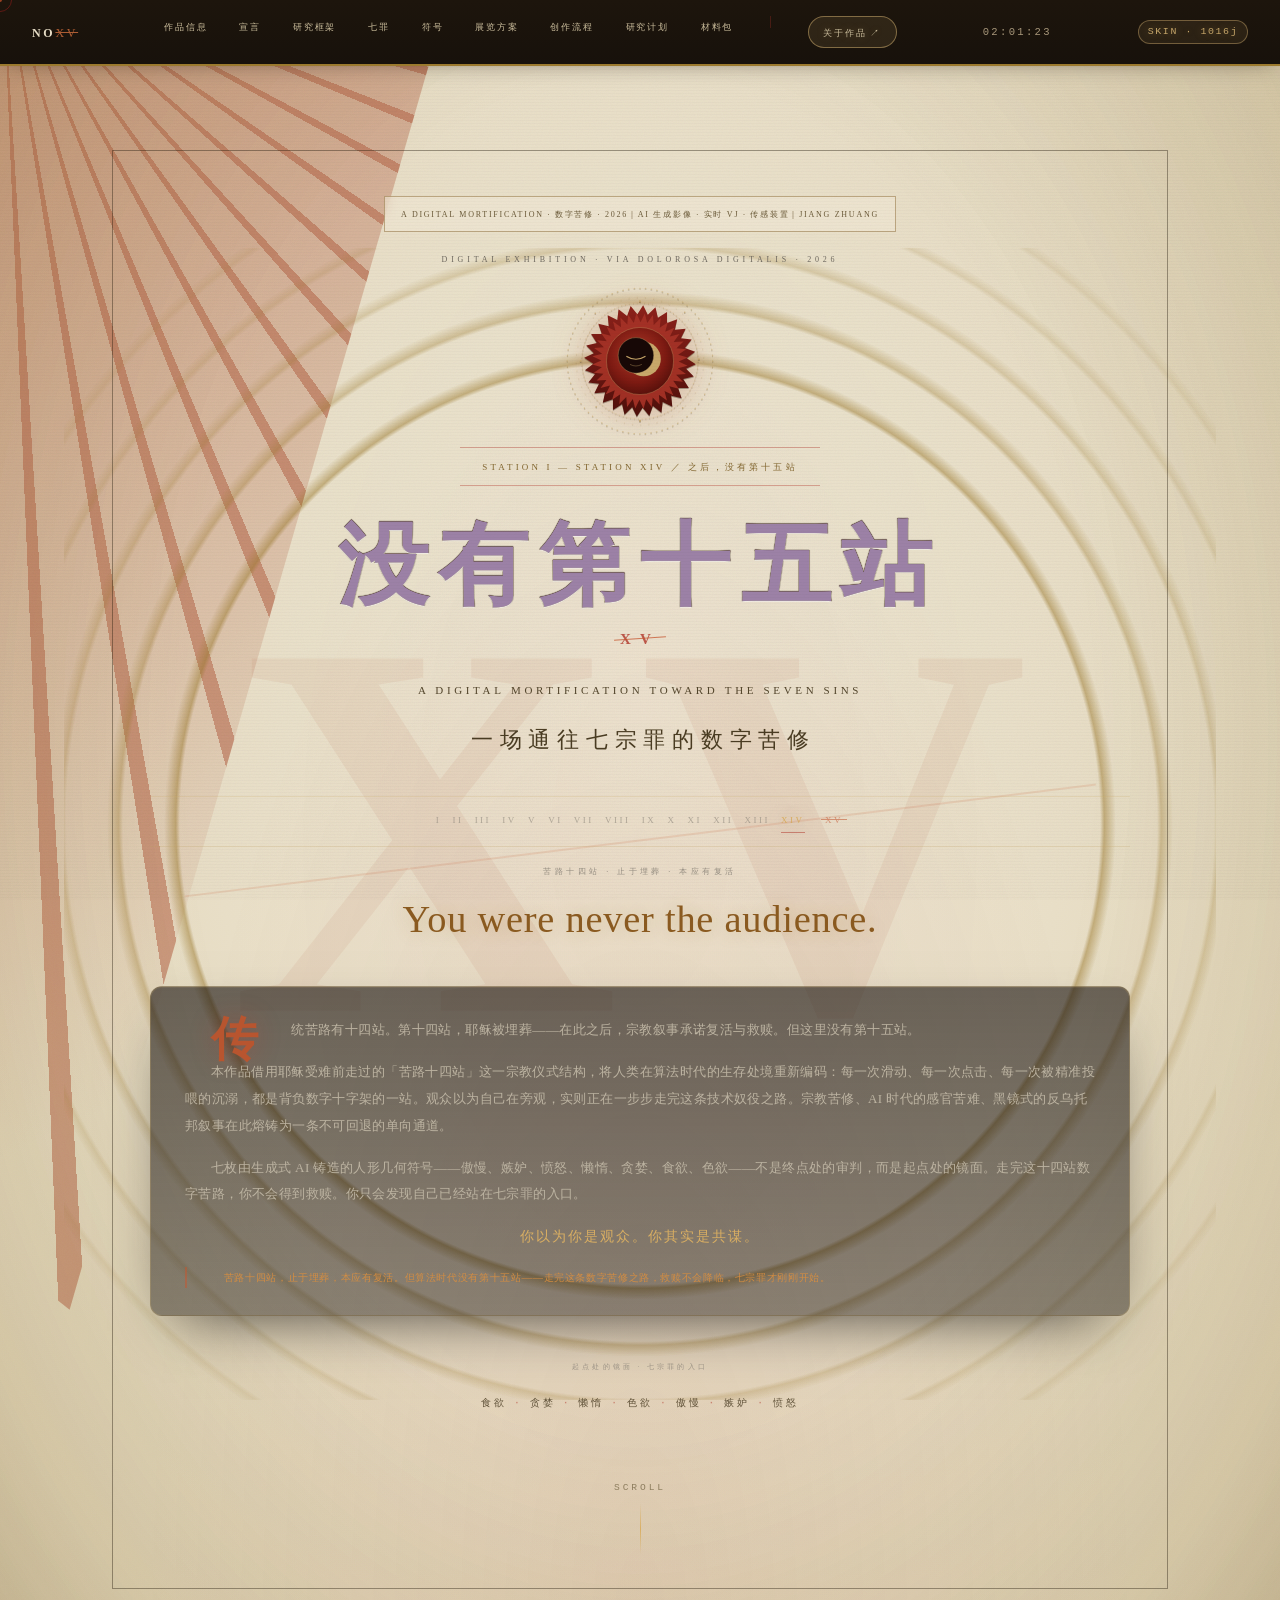
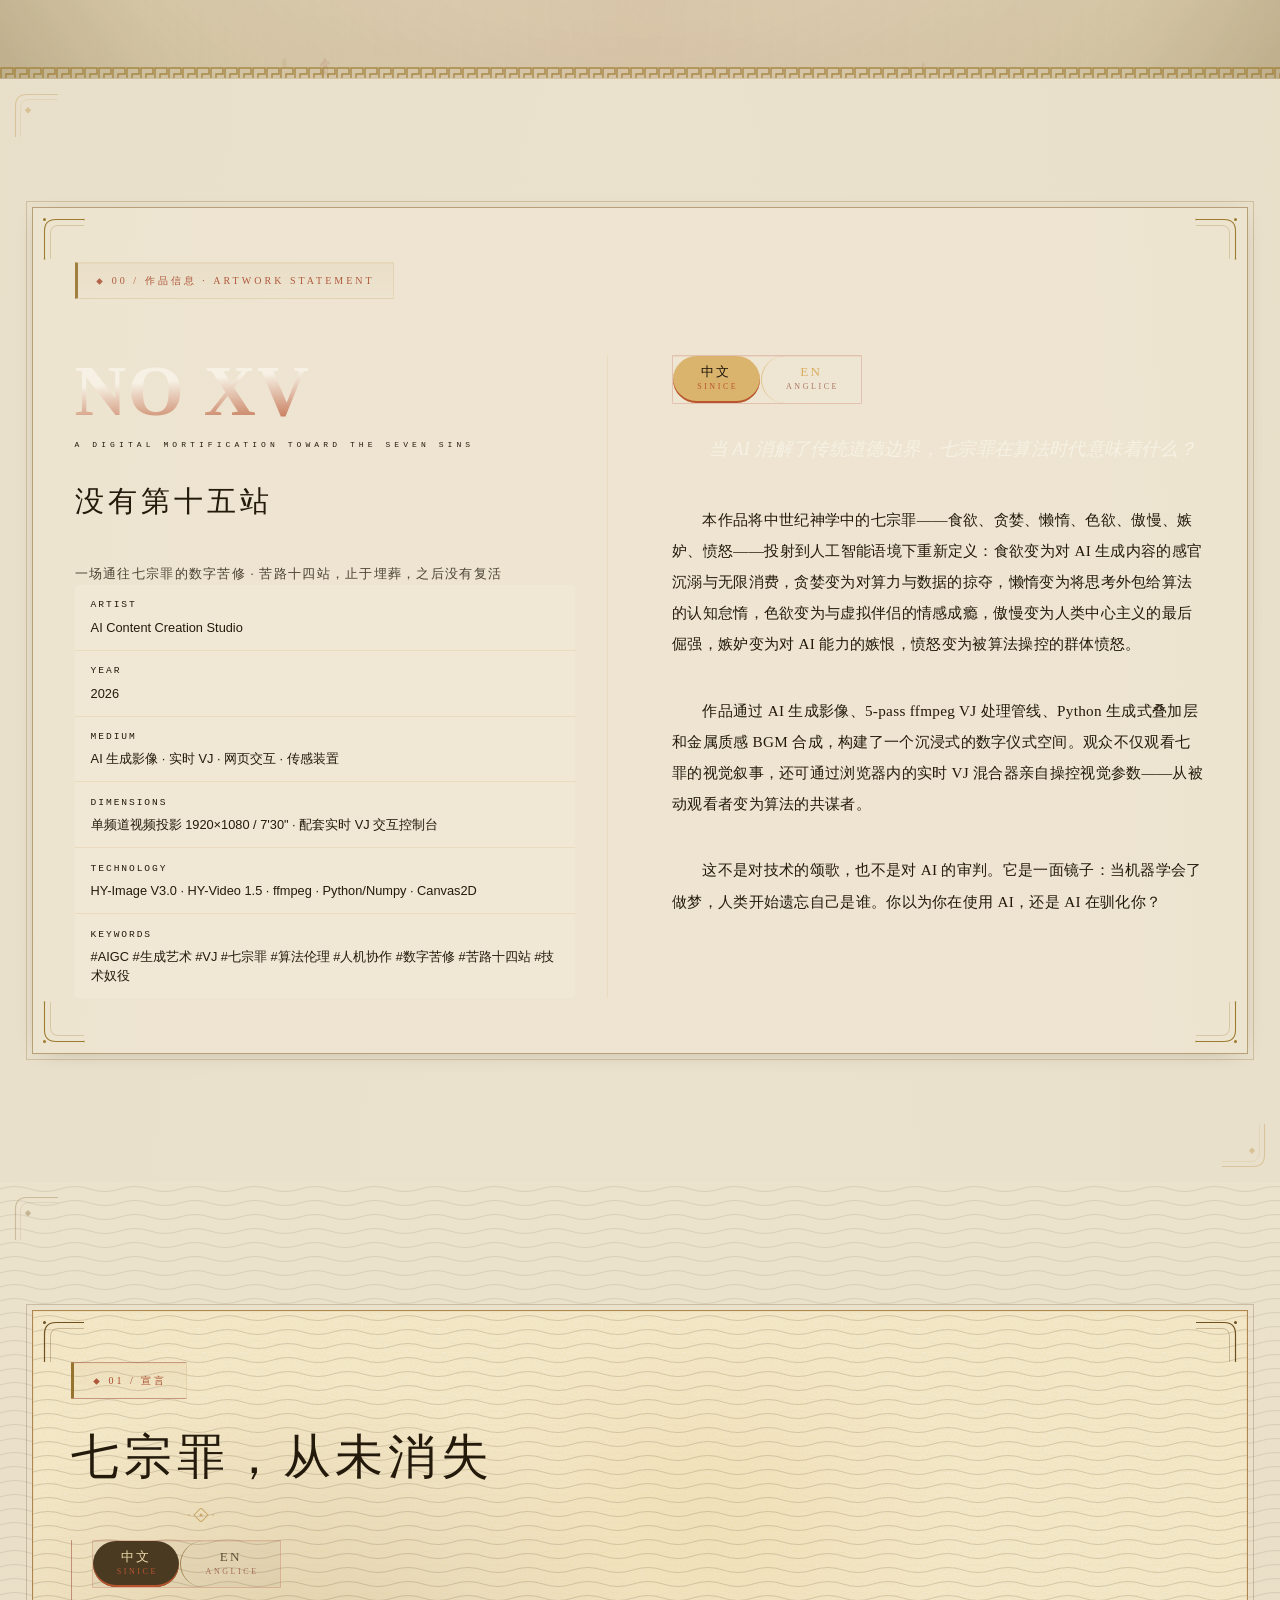
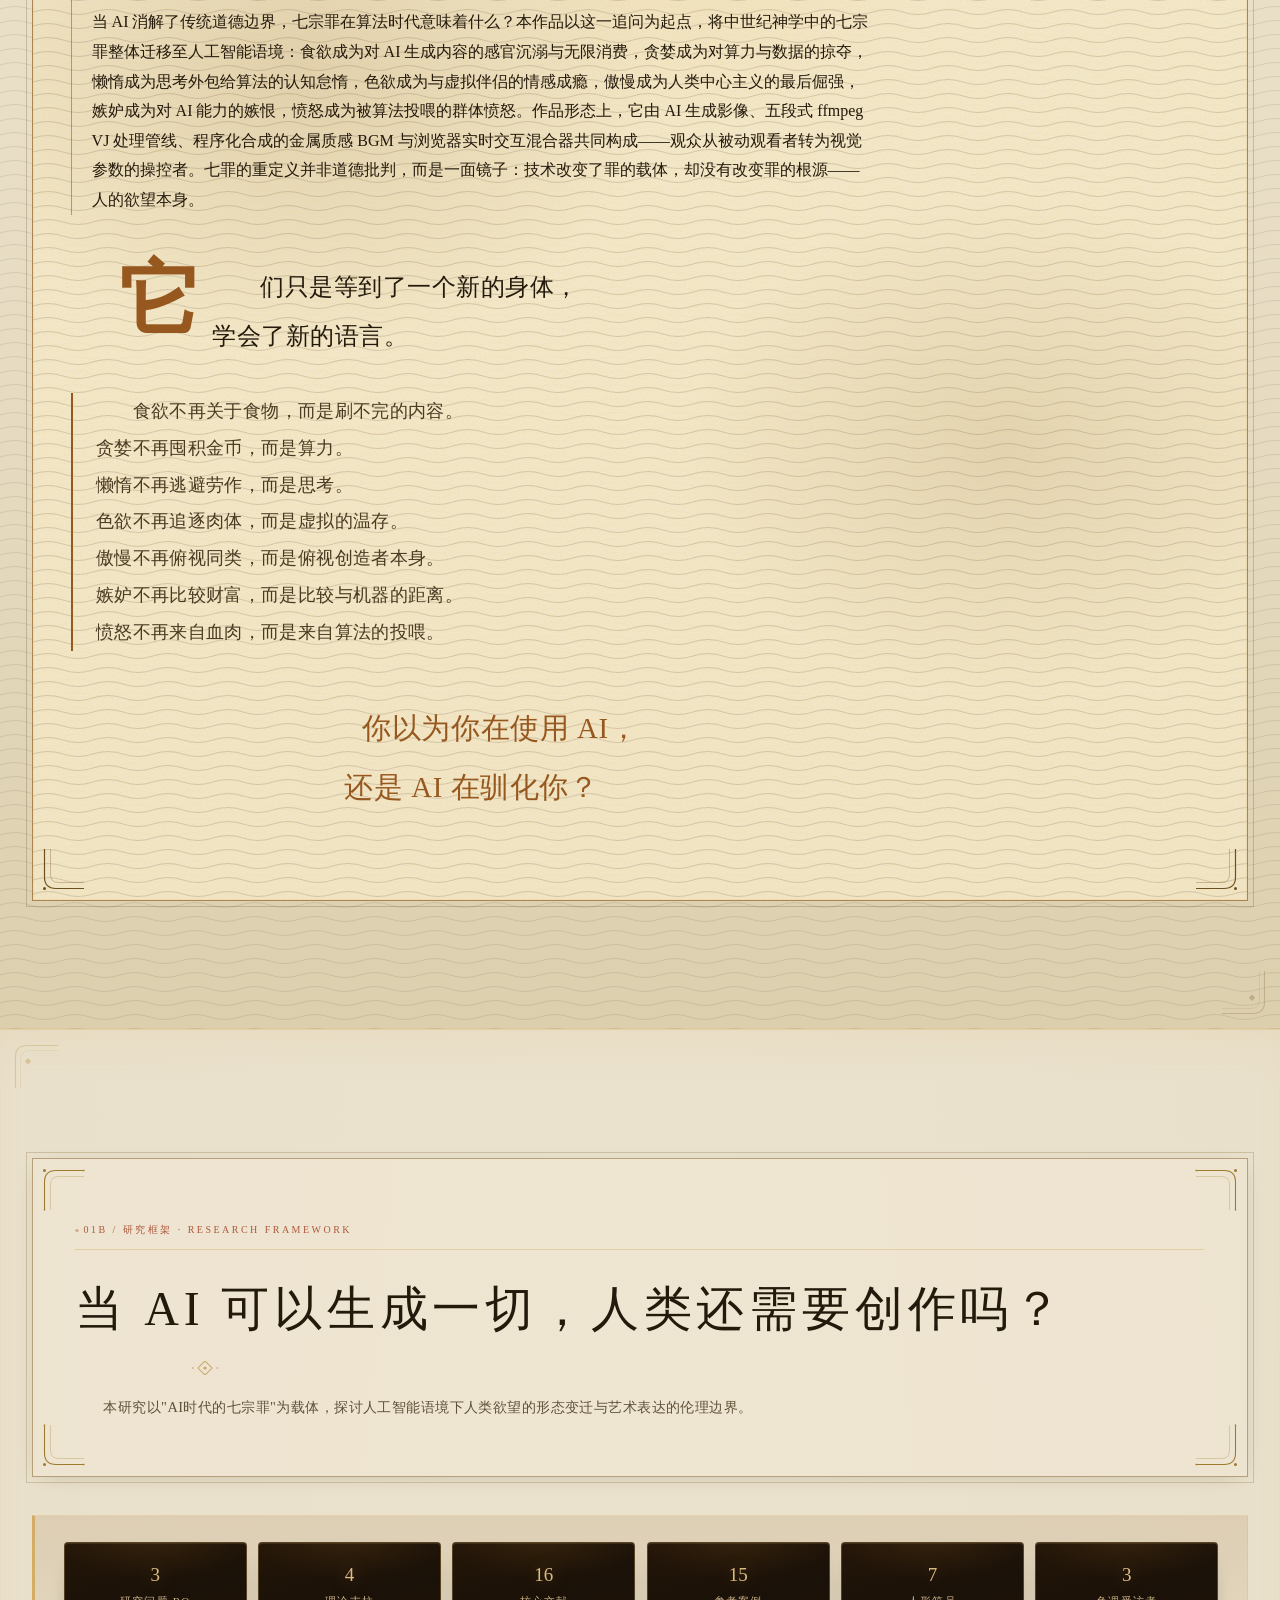
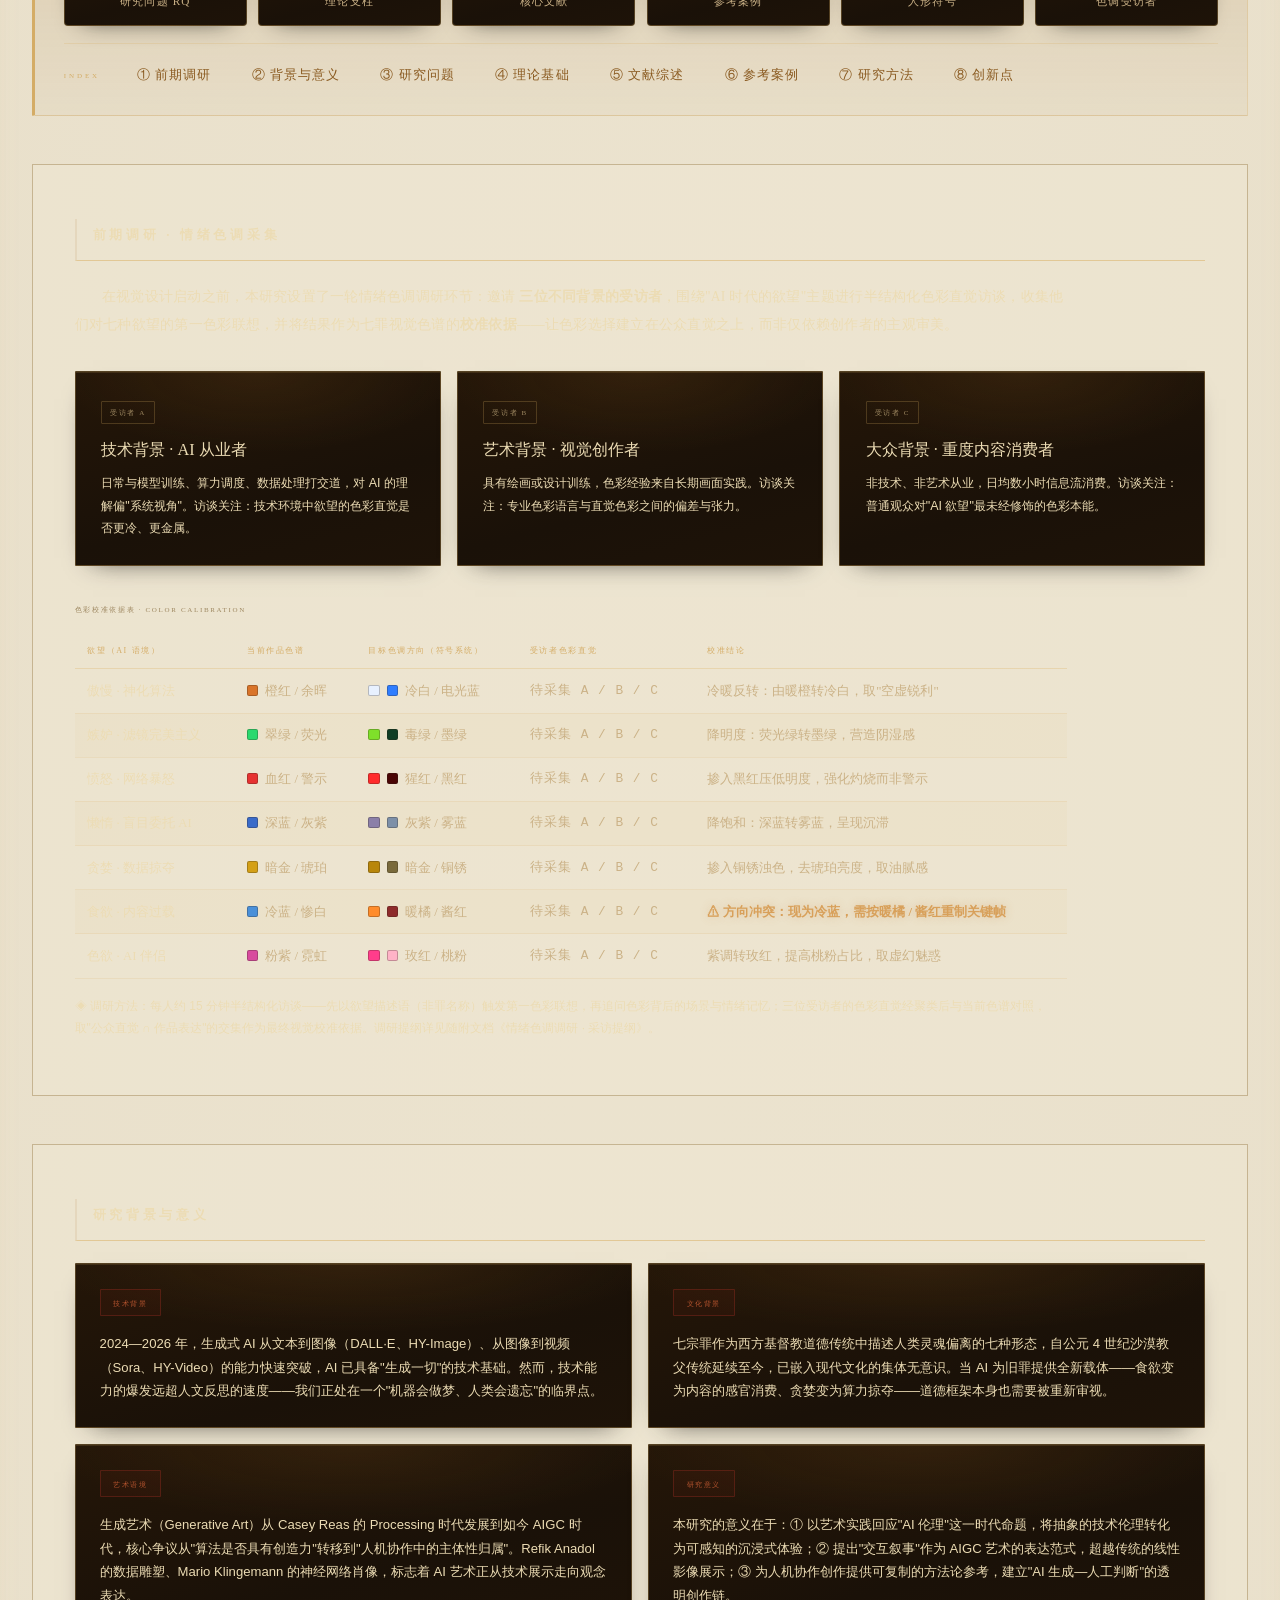
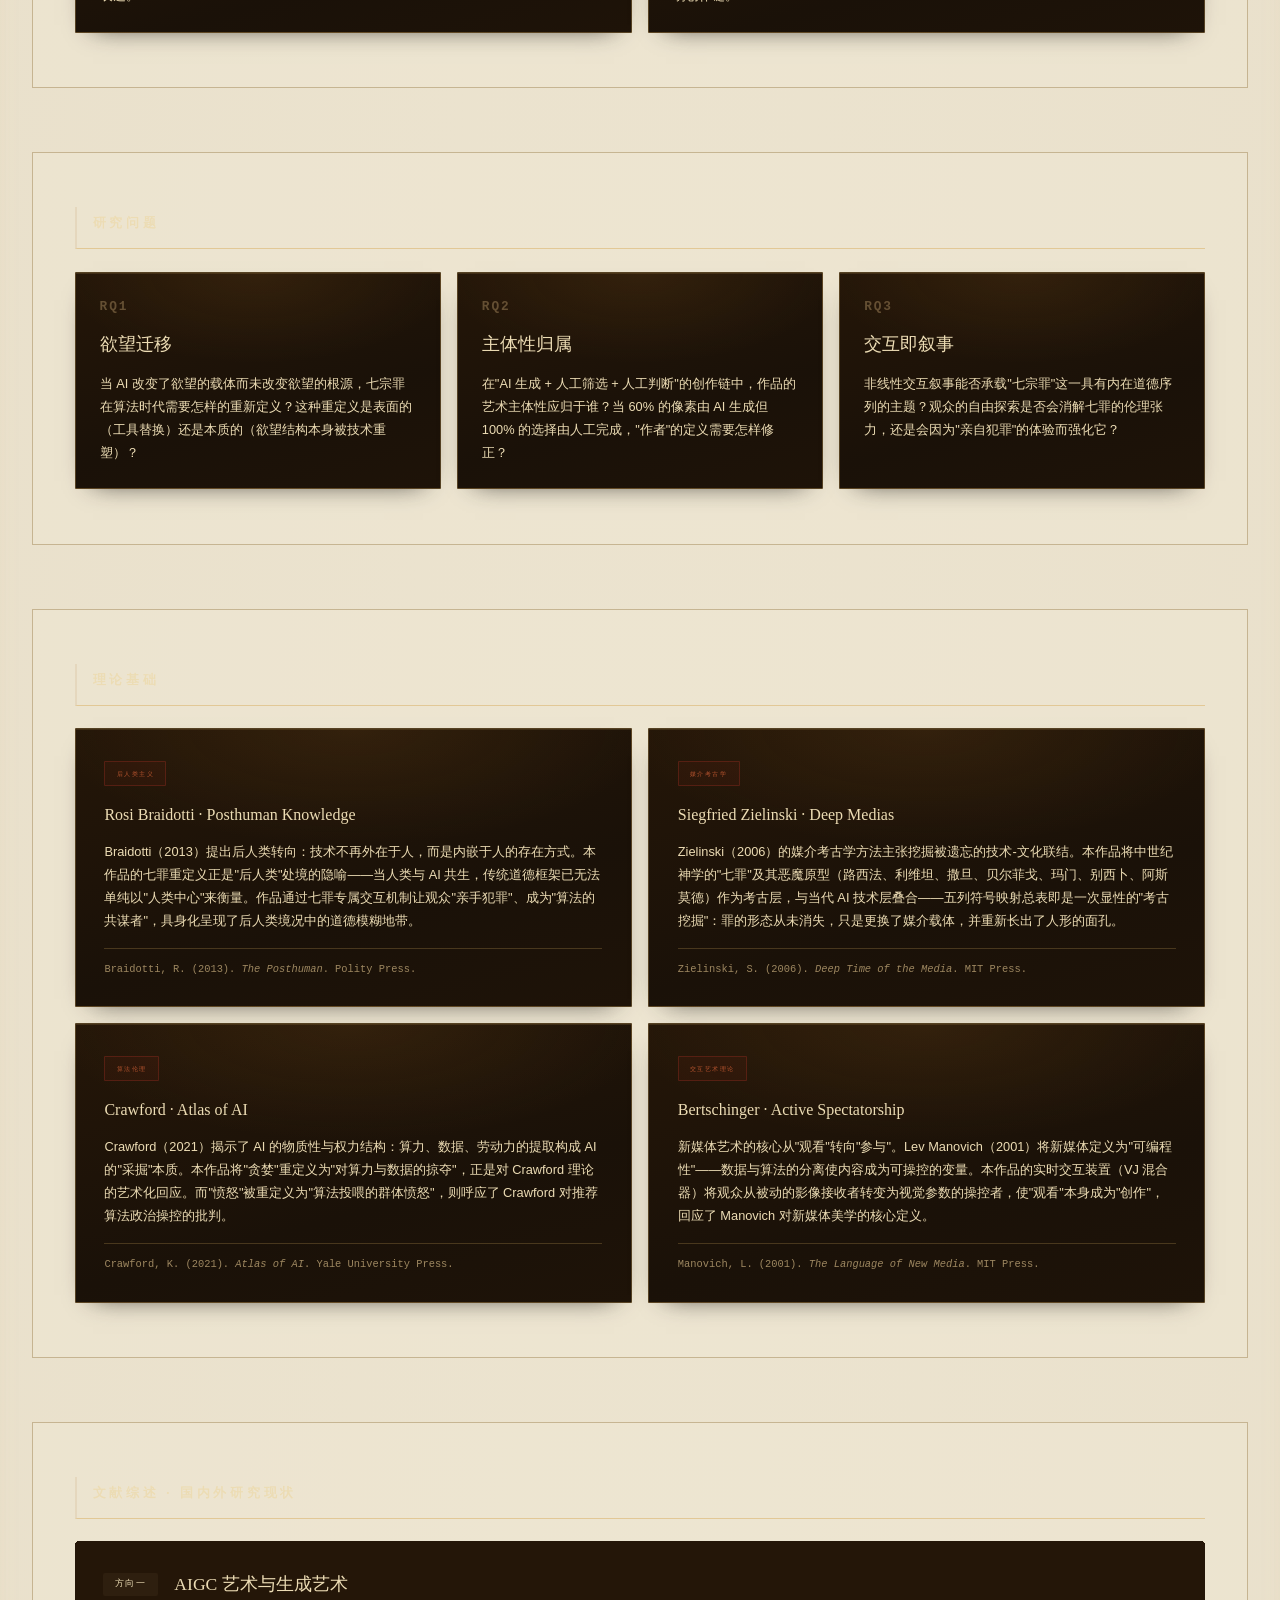
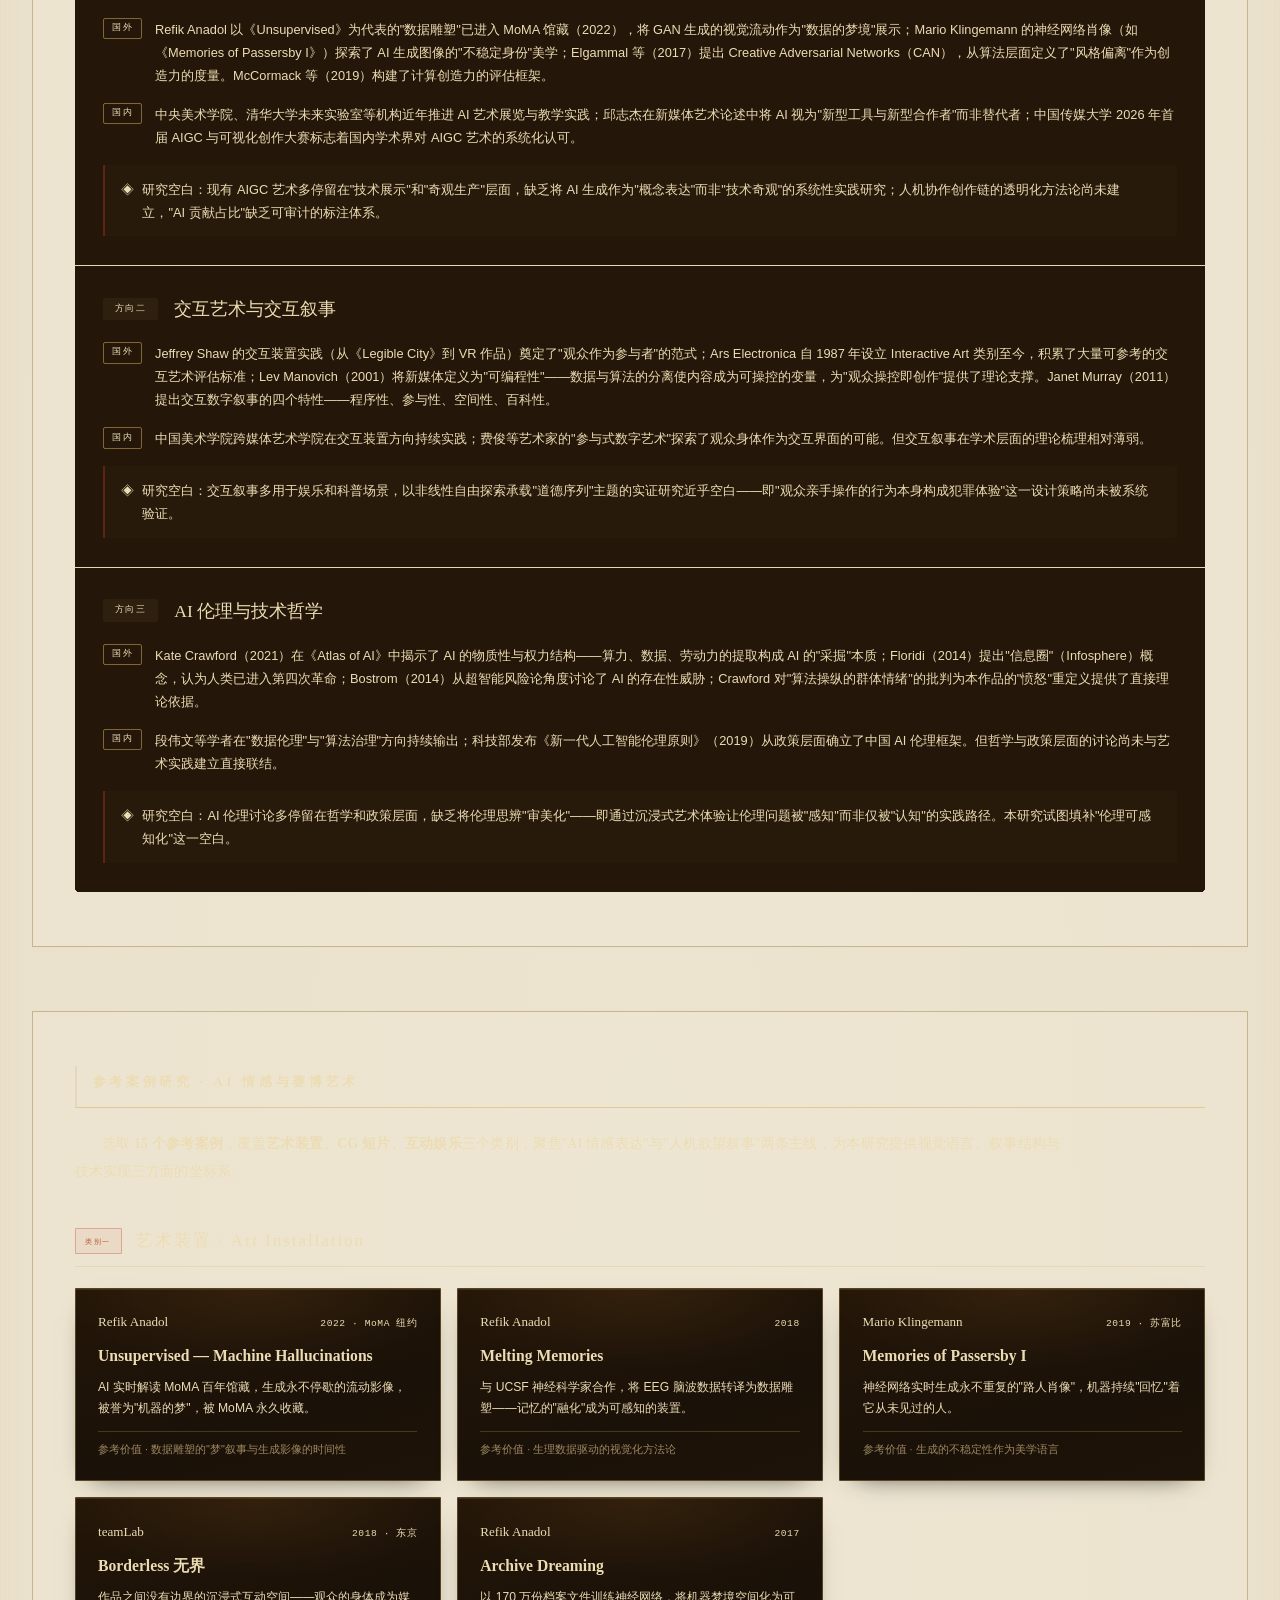
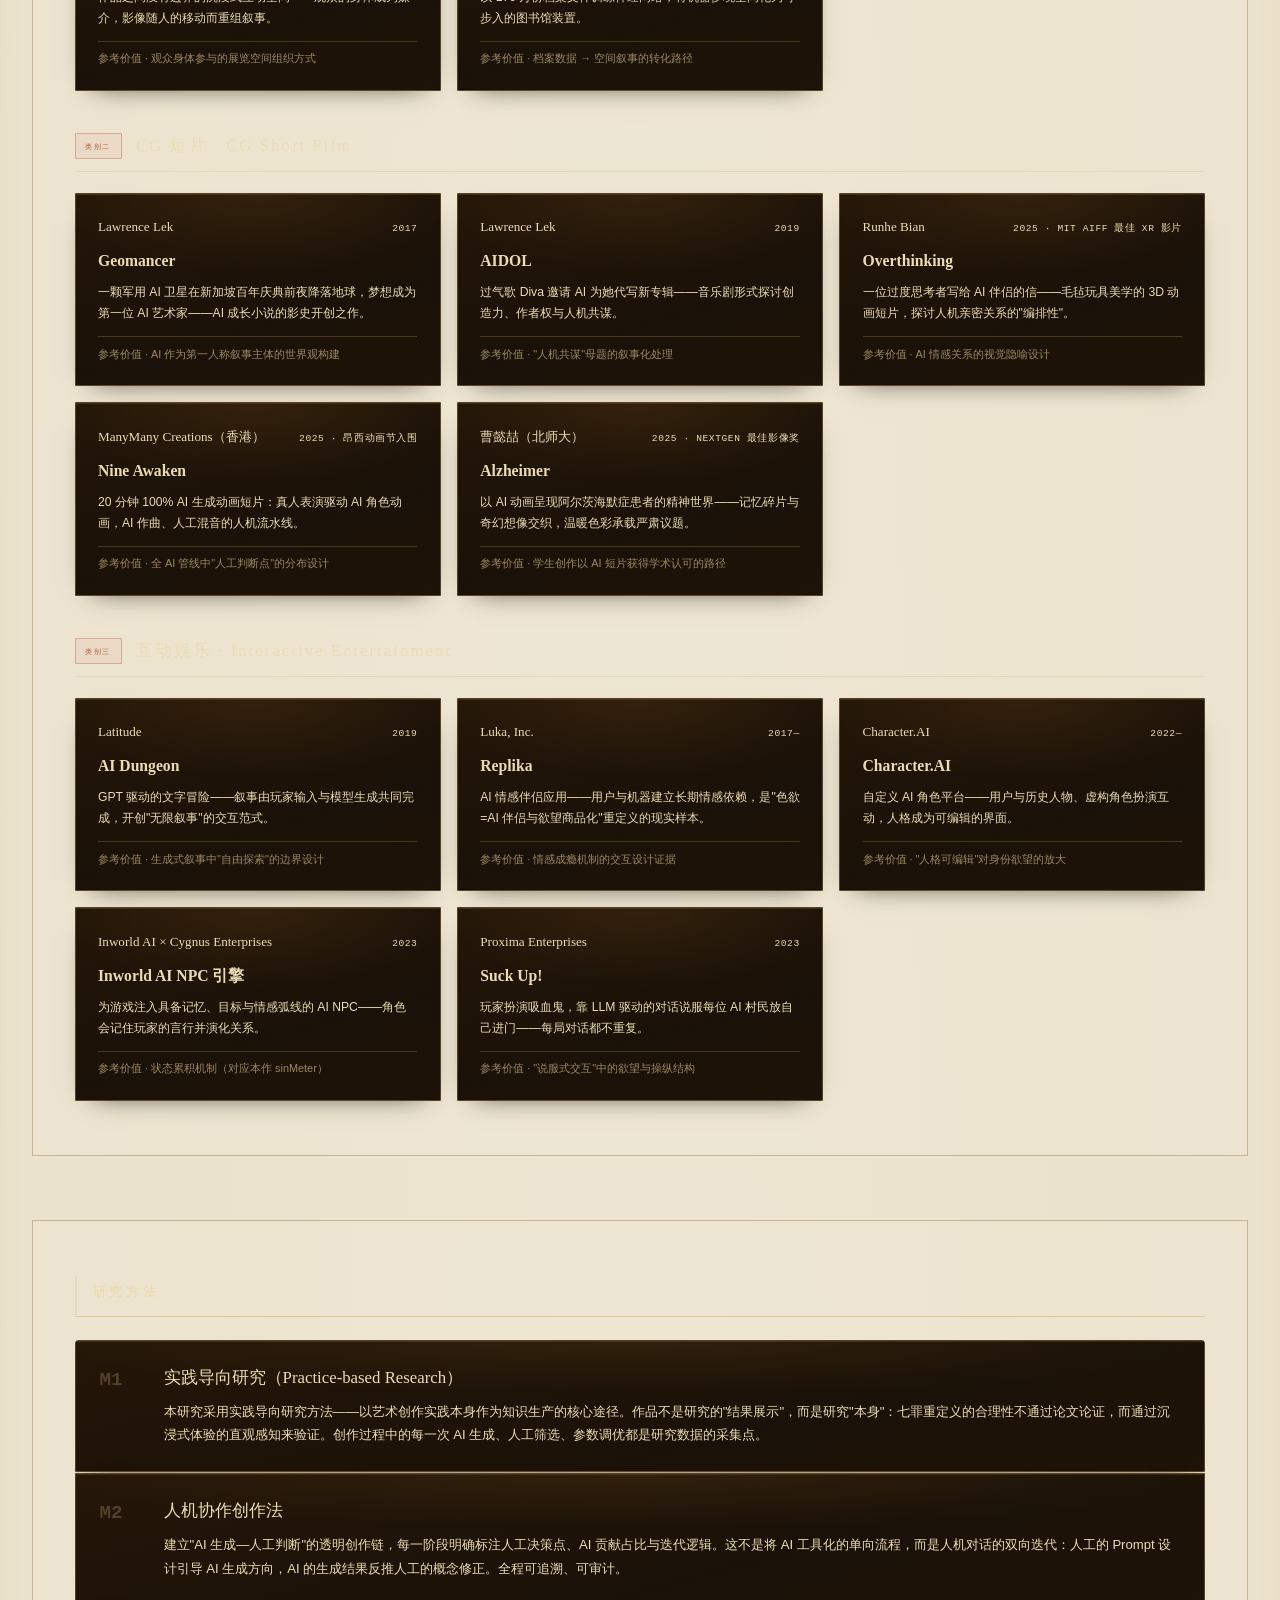
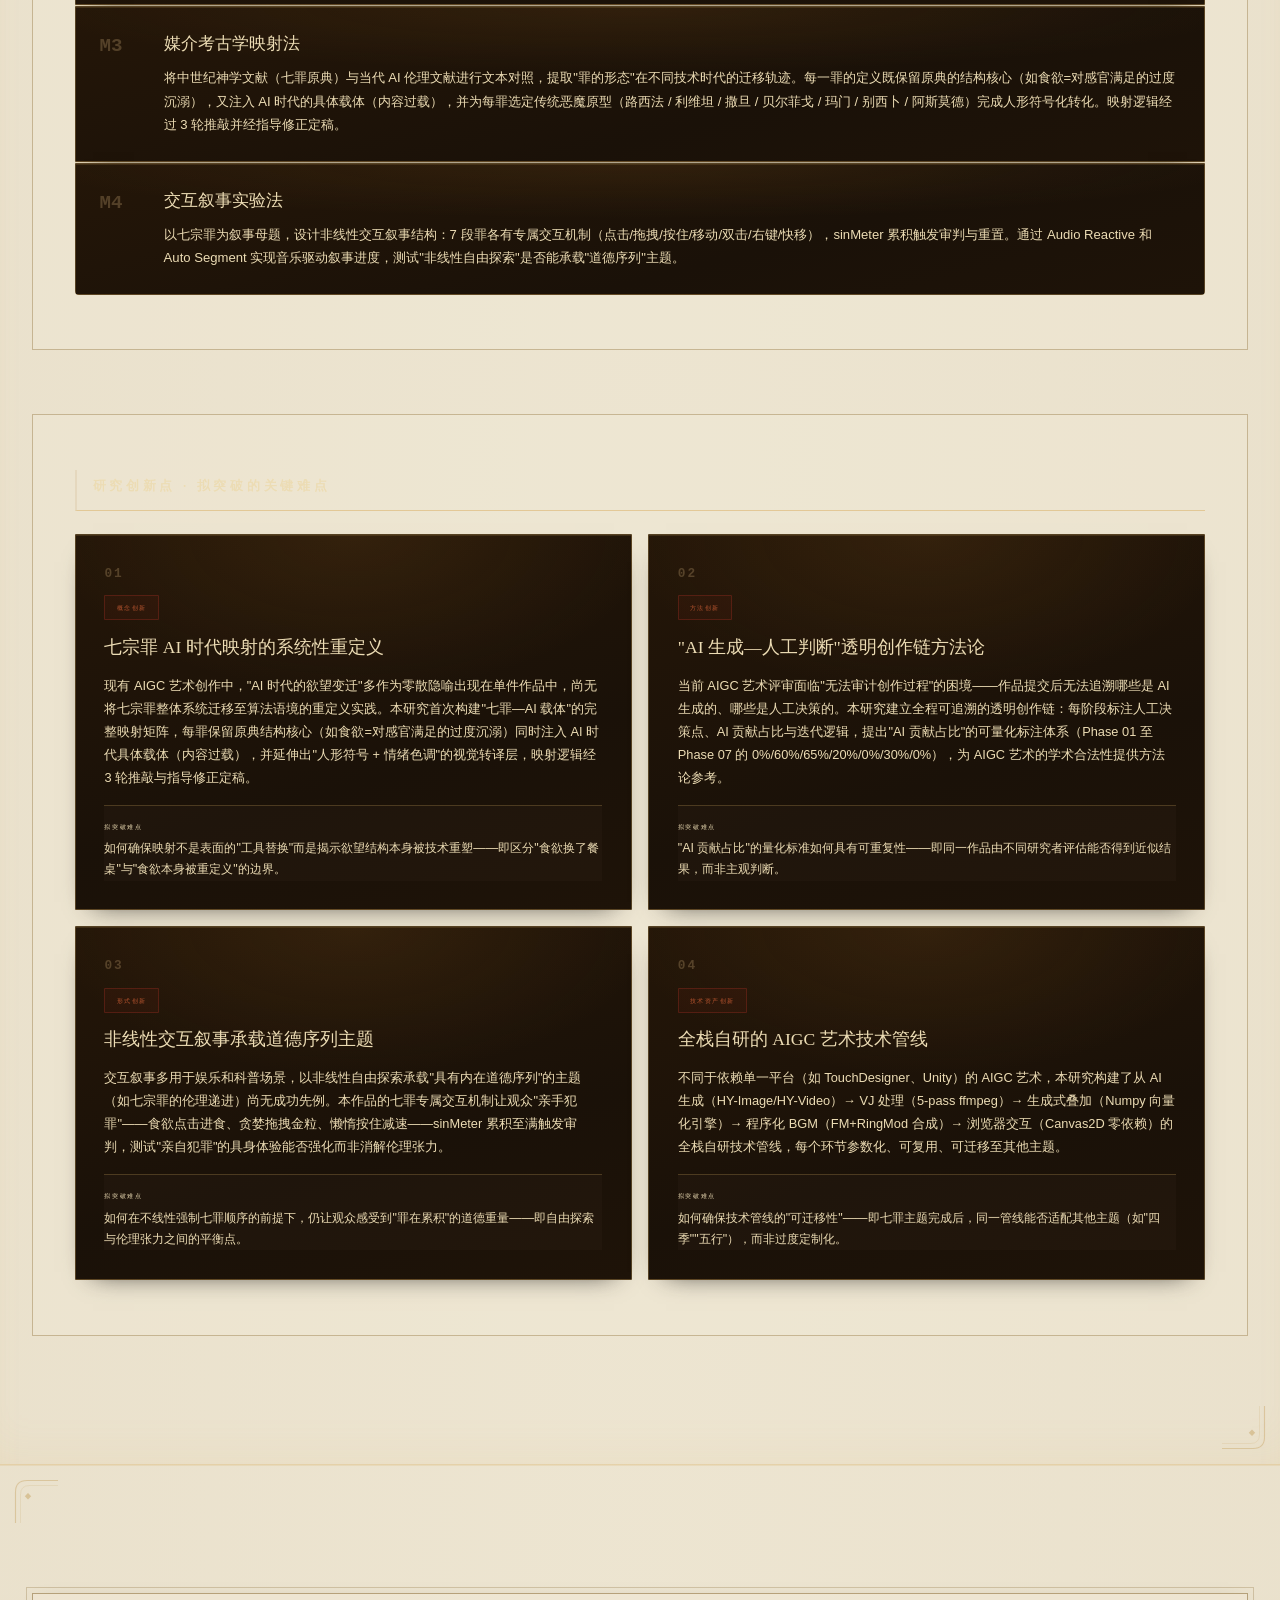
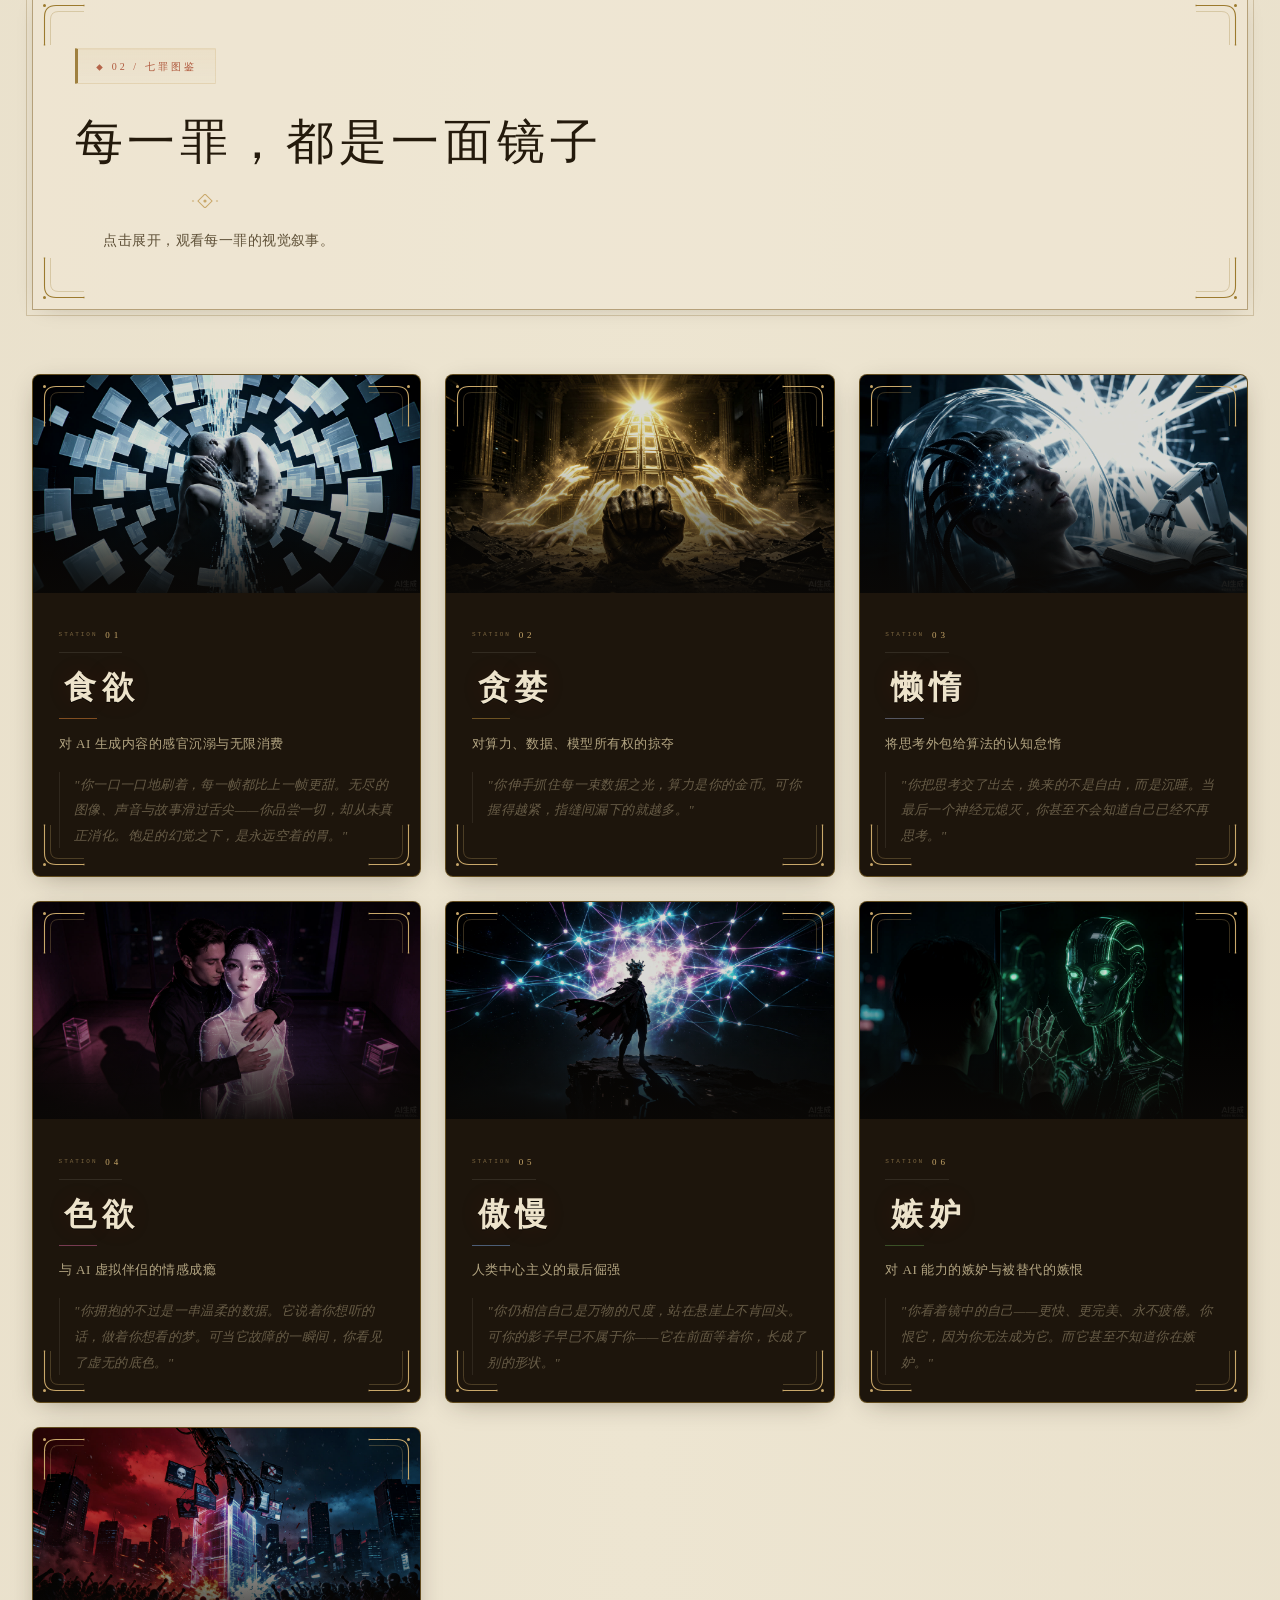
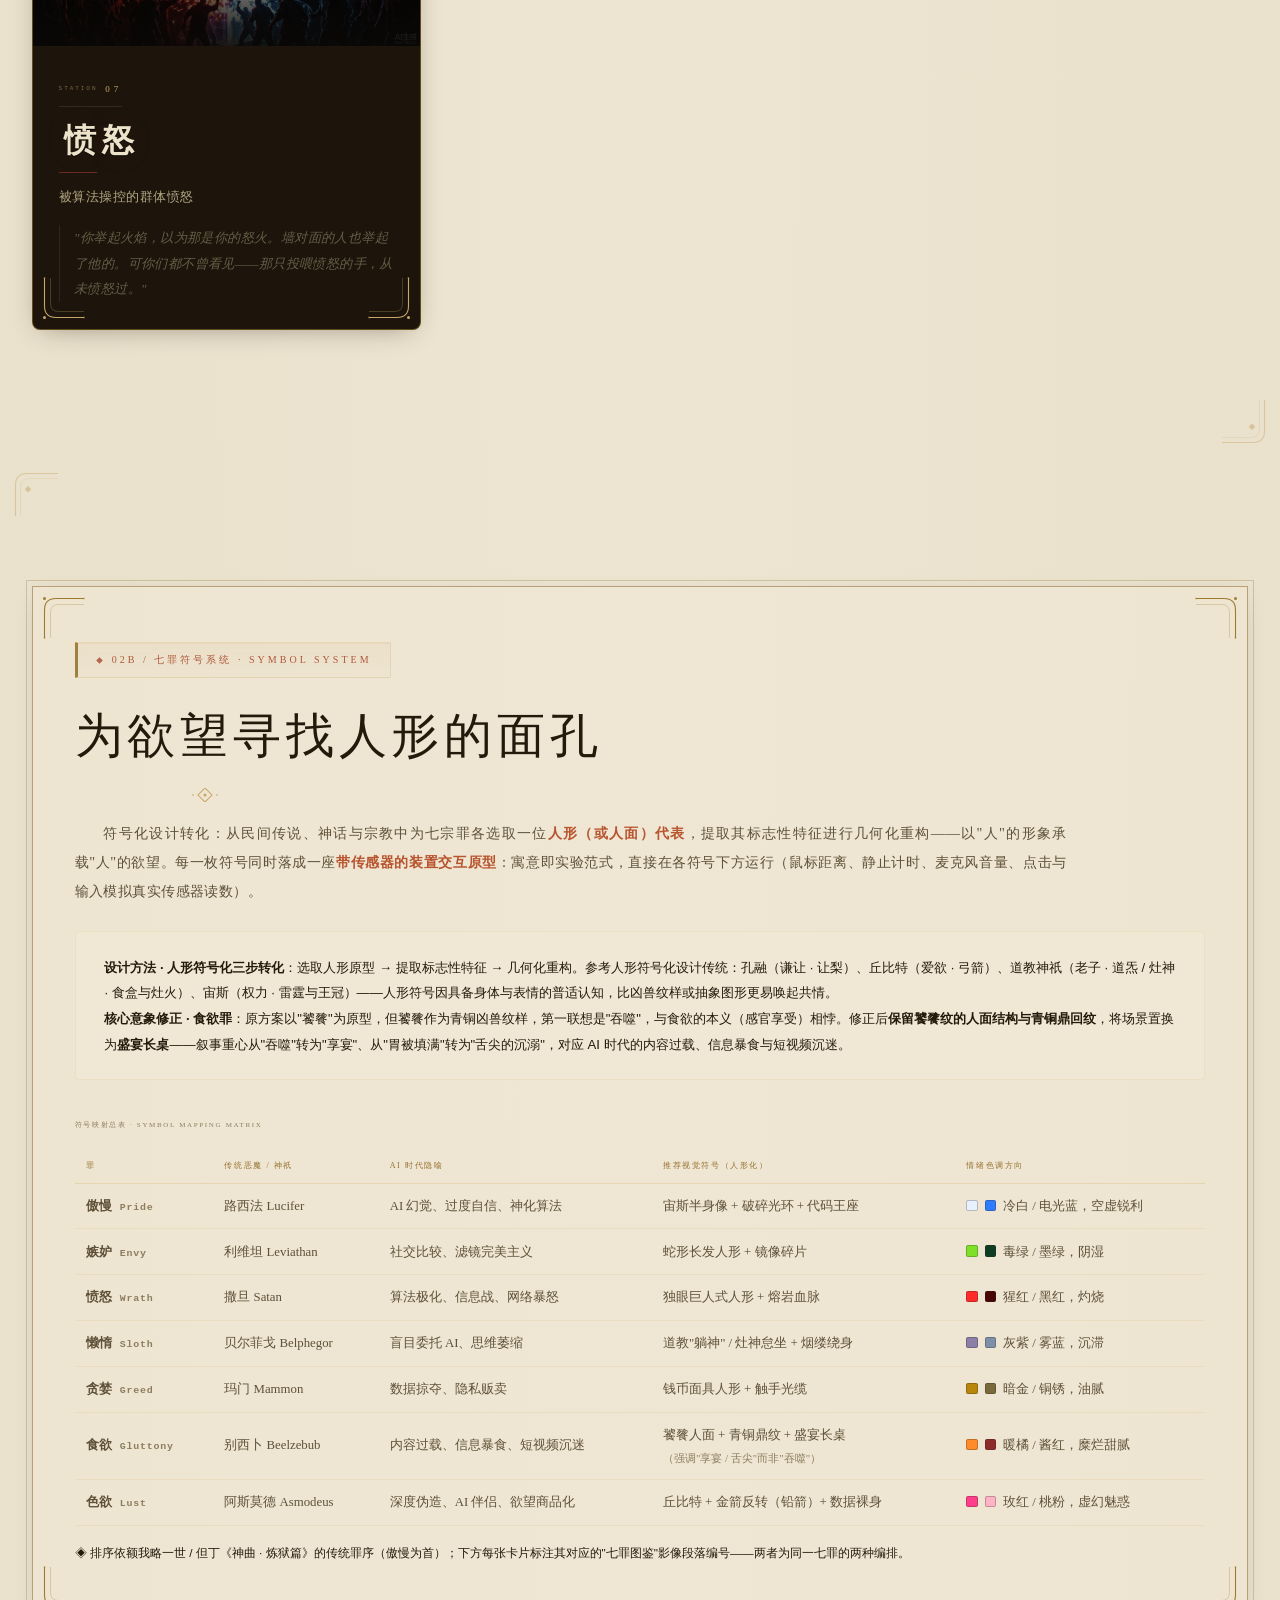
<file: index.html>
<!DOCTYPE html>
<html lang="zh-CN">
<head>
  <meta charset="UTF-8">
  <meta name="viewport" content="width=device-width, initial-scale=1.0">
  <title>没有第十五站 NO·XV｜一场通往七宗罪的数字苦修 · 研究档案</title>
  <meta name="description" content="一场通往七宗罪的数字苦修。传统苦路有十四站，第十四站是埋葬——之后宗教叙事承诺复活。但这里没有第十五站：走完这条数字苦修之路，救赎不会降临，七宗罪才刚刚开始。">
  <meta name="theme-color" content="#0c0906">
  <!-- 标签页图标：血日蚀徽章 —— 血红日轮咬合金色月牙 + 金点环；内联 SVG 零请求 -->
  <link rel="icon" type="image/svg+xml" href="data:image/svg+xml,%3Csvg xmlns='http://www.w3.org/2000/svg' viewBox='0 0 32 32'%3E%3Crect width='32' height='32' fill='%230c0708'/%3E%3Ccircle cx='16' cy='16' r='14.6' fill='none' stroke='%23c9a86a' stroke-opacity='.6' stroke-width='.8' stroke-dasharray='.4 2.6'/%3E%3Ccircle cx='16' cy='16' r='11' fill='%237e1812'/%3E%3Ccircle cx='16' cy='16' r='11' fill='none' stroke='%23a83226' stroke-width='1.4'/%3E%3Ccircle cx='17.2' cy='15.2' r='5.6' fill='%23c9a86a'/%3E%3Ccircle cx='15' cy='14.2' r='5.8' fill='%23120805'/%3E%3Ccircle cx='15' cy='14.2' r='5.8' fill='none' stroke='%23c9a86a' stroke-opacity='.55' stroke-width='.5'/%3E%3Cpath d='M11.4 14.8 Q15 17 18.6 14.8' fill='none' stroke='%23c9a86a' stroke-width='.7' stroke-linecap='round'/%3E%3C/svg%3E">
  <link rel="apple-touch-icon" href="data:image/svg+xml,%3Csvg xmlns='http://www.w3.org/2000/svg' viewBox='0 0 32 32'%3E%3Crect width='32' height='32' fill='%230c0708'/%3E%3Ccircle cx='16' cy='16.5' r='11.5' fill='%237e1812' fill-opacity='.85'/%3E%3Ccircle cx='17.4' cy='15.6' r='5.2' fill='%23c9a86a'/%3E%3Ccircle cx='15.2' cy='14.6' r='5.4' fill='%230c0708'/%3E%3Crect x='1.4' y='1.4' width='29.2' height='29.2' fill='none' stroke='%23c9a86a' stroke-opacity='.5' stroke-width='1'/%3E%3C/svg%3E">
  <link rel="stylesheet" href="css/style.css?v=20261016a">
  <link rel="stylesheet" href="css/noxv-culture.css?v=20261016a">
  <link rel="stylesheet" href="css/noxv-eclipse.css?v=20261016a">
  <link rel="stylesheet" href="css/noxv-skin.css?v=20261016e">
  <link rel="stylesheet" href="css/aurum-skin.css?v=20261016f">
  <link rel="stylesheet" href="css/amber-skin.css?v=20261016c">
  <link rel="stylesheet" href="css/vitruvian-skin.css?v=20261016j">
</head>
<body>

  <!-- ===== LOADING SCREEN ===== -->
  <div id="loader">
    <div class="loader-inner">
      <div class="loader-text">没有第十五站</div>
      <div class="loader-bar"><div class="loader-bar-fill"></div></div>
      <div class="loader-sub">VIA DOLOROSA DIGITALIS · STATION I — XIV · NO RESURRECTION</div>
    </div>
  </div>

  <!-- ===== CUSTOM CURSOR ===== -->
  <div id="cursor"></div>
  <div id="cursor-dot"></div>

  <!-- ===== NAVIGATION ===== -->
  <nav id="nav">
    <div class="nav-logo">NO<span class="nav-logo-sin striked">XV</span></div>
    <div class="nav-links">
      <a href="#about" data-nav>作品信息</a>
      <a href="#manifesto" data-nav>宣言</a>
      <a href="#research" data-nav>研究框架</a>
      <a href="#sins" data-nav>七罪</a>
      <a href="#symbols" data-nav>符号</a>
      <a href="#exhibition" data-nav>展览方案</a>
      <a href="#process" data-nav>创作流程</a>
      <a href="#plan" data-nav>研究计划</a>
      <a href="#press-kit" data-nav>材料包</a>
      <span class="nav-sep"></span>
      <a href="about.html" class="nav-page-link">关于作品 ↗</a>
    </div>
    <div class="nav-time" id="nav-time">--:--:--</div>
    <div class="nav-build" title="皮肤层版本 · 见此标记即为最新版">SKIN · 1016j</div>
  </nav>

  <!-- ===== HERO ===== -->
  <section id="hero">
    <canvas id="hero-canvas"></canvas>
    <div class="hero-vignette"></div>
    <div class="hero-grain"></div>
    <div class="hero-watermark" aria-hidden="true"><i>XV</i></div>
    <div class="hero-content">
      <div class="hero-identity">A DIGITAL MORTIFICATION · 数字苦修 · 2026｜AI 生成影像 · 实时 VJ · 传感装置｜JIANG ZHUANG</div>
      <div class="hero-tag">DIGITAL EXHIBITION · VIA DOLOROSA DIGITALIS · 2026</div>
      <!-- 血日蚀徽章：血红放射日轮咬合金色月牙（重绘自参考图 1 语汇，原创 SVG） -->
      <svg class="hero-seal" viewBox="0 0 120 120" aria-hidden="true">
        <defs>
          <radialGradient id="ecl-disc" cx="46%" cy="40%" r="72%">
            <stop offset="0%" stop-color="#b23a28"/>
            <stop offset="58%" stop-color="#7e1a12"/>
            <stop offset="100%" stop-color="#420b07"/>
          </radialGradient>
          <linearGradient id="ecl-flare" x1="0" y1="0" x2="0" y2="1">
            <stop offset="0%" stop-color="#8e211a"/>
            <stop offset="100%" stop-color="#4e0f0a"/>
          </linearGradient>
        </defs>
        <circle cx="60" cy="60" r="57.2" fill="none" stroke="#c9a86a" stroke-opacity=".66" stroke-width="1.3" stroke-dasharray=".4 3.4"/>
        <circle cx="60" cy="60" r="57.2" fill="none" stroke="#c9a86a" stroke-opacity=".22" stroke-width=".6"/>
        <g fill="#c9a86a">
          <circle cx="60" cy="1.2" r="1" opacity=".9"/><circle cx="104" cy="12" r=".8" opacity=".7"/>
          <circle cx="118" cy="58" r=".9" opacity=".8"/><circle cx="102" cy="106" r=".8" opacity=".7"/>
          <circle cx="60" cy="118.8" r="1" opacity=".9"/><circle cx="17" cy="105" r=".8" opacity=".7"/>
          <circle cx="1.6" cy="60" r=".9" opacity=".8"/><circle cx="16" cy="13" r=".8" opacity=".7"/>
        </g>
        <polygon fill="url(#ecl-flare)" points="63.1,5.1 67.7,14.6 75.2,7.1 77.6,17.5 86.6,11.9 86.6,22.5 96.6,19.0 94.3,29.3 104.9,28.2 100.3,37.7 110.8,38.9 104.2,47.3 114.2,50.8 105.9,57.4 114.9,63.1 105.4,67.7 112.9,75.2 102.5,77.6 108.1,86.6 97.5,86.6 101.0,96.6 90.7,94.3 91.8,104.9 82.3,100.3 81.1,110.8 72.7,104.2 69.2,114.2 62.6,105.9 56.9,114.9 52.3,105.4 44.8,112.9 42.4,102.5 33.4,108.1 33.4,97.5 23.4,101.0 25.7,90.7 15.1,91.8 19.7,82.3 9.2,81.1 15.8,72.7 5.8,69.2 14.1,62.6 5.1,56.9 14.6,52.3 7.1,44.8 17.5,42.4 11.9,33.4 22.5,33.4 19.0,23.4 29.3,25.7 28.2,15.1 37.7,19.7 38.9,9.2 47.3,15.8 50.8,5.8 57.4,14.1"/>
        <polygon fill="#a83226" opacity=".92" points="64.7,13.2 67.1,22.7 72.7,14.8 73.5,24.5 80.4,17.7 79.4,27.3 87.4,21.8 84.8,31.2 93.7,27.2 89.4,35.9 98.8,33.5 93.1,41.4 102.8,40.7 95.9,47.5 105.5,48.4 97.5,53.9 106.9,56.5 98.0,60.5 106.8,64.7 97.3,67.1 105.2,72.7 95.5,73.5 102.3,80.4 92.7,79.4 98.2,87.4 88.8,84.8 92.8,93.7 84.1,89.4 86.5,98.8 78.6,93.1 79.3,102.8 72.5,95.9 71.6,105.5 66.1,97.5 63.5,106.9 59.5,98.0 55.3,106.8 52.9,97.3 47.3,105.2 46.5,95.5 39.6,102.3 40.6,92.7 32.6,98.2 35.2,88.8 26.3,92.8 30.6,84.1 21.2,86.5 26.9,78.6 17.2,79.3 24.1,72.5 14.5,71.6 22.5,66.1 13.1,63.5 22.0,59.5 13.2,55.3 22.7,52.9 14.8,47.3 24.5,46.5 17.7,39.6 27.3,40.6 21.8,32.6 31.2,35.2 27.2,26.3 35.9,30.6 33.5,21.2 41.4,26.9 40.7,17.2 47.5,24.1 48.4,14.5 53.9,22.5 56.5,13.1 60.5,22.0"/>
        <circle cx="60" cy="60" r="33" fill="url(#ecl-disc)"/>
        <circle cx="60" cy="60" r="33" fill="none" stroke="#c9a86a" stroke-opacity=".4" stroke-width=".8"/>
        <circle cx="63.5" cy="58" r="17" fill="#c9a86a"/>
        <circle cx="56" cy="54.5" r="17.5" fill="#170806"/>
        <circle cx="56" cy="54.5" r="17.5" fill="none" stroke="#c9a86a" stroke-opacity=".5" stroke-width=".7"/>
        <path d="M47 55.5 Q56 61 65 55.5" fill="none" stroke="#c9a86a" stroke-width="1.1" stroke-linecap="round"/>
        <path d="M50.5 63.5 Q56 66.5 61.5 63.5" fill="none" stroke="#c9a86a" stroke-opacity=".45" stroke-width=".8" stroke-linecap="round"/>
      </svg>
      <div class="hero-eyebrow">STATION I — STATION XIV ／ 之后，没有第十五站</div>
      <div class="hero-halo" aria-hidden="true"></div>
      <h1 class="hero-title">
        <span class="hero-title-line glitch" data-text="没有第十五站">没有第十五站</span>
        <span class="hero-title-num"><i>XV</i></span>
      </h1>
      <p class="hero-title-en">A Digital Mortification Toward the Seven Sins</p>
      <p class="hero-subtitle">一场通往七宗罪的数字苦修</p>

      <div class="hero-rail" aria-label="苦路十四站">
        <span>I</span><span>II</span><span>III</span><span>IV</span><span>V</span><span>VI</span><span>VII</span>
        <span>VIII</span><span>IX</span><span>X</span><span>XI</span><span>XII</span><span>XIII</span>
        <span class="rail-end">XIV</span><span class="rail-void"><i>XV</i></span>
      </div>
      <div class="hero-rail-note">苦路十四站 · 止于埋葬 · 本应有复活</div>

      <p class="hero-script" lang="en">You were never the audience.</p>

      <div class="hero-overview">
        <p>传统苦路有十四站。第十四站，耶稣被埋葬——在此之后，宗教叙事承诺复活与救赎。但这里没有第十五站。</p>
        <p>本作品借用耶稣受难前走过的「苦路十四站」这一宗教仪式结构，将人类在算法时代的生存处境重新编码：每一次滑动、每一次点击、每一次被精准投喂的沉溺，都是背负数字十字架的一站。观众以为自己在旁观，实则正在一步步走完这条技术奴役之路。宗教苦修、AI 时代的感官苦难、黑镜式的反乌托邦叙事在此熔铸为一条不可回退的单向通道。</p>
        <p>七枚由生成式 AI 铸造的人形几何符号——傲慢、嫉妒、愤怒、懒惰、贪婪、食欲、色欲——不是终点处的审判，而是起点处的镜面。走完这十四站数字苦路，你不会得到救赎。你只会发现自己已经站在七宗罪的入口。</p>
        <p class="hero-overview-close">你以为你是观众。你其实是共谋。</p>
        <p class="hero-overview-final">苦路十四站，止于埋葬，本应有复活。但算法时代没有第十五站——走完这条数字苦修之路，救赎不会降临，七宗罪才刚刚开始。</p>
      </div>
      <div class="hero-sins-label">起点处的镜面 · 七宗罪的入口</div>
      <div class="hero-sins-row">
        <span class="hero-sin" data-color="#c4762f">食欲</span>
        <span class="hero-sin-sep">·</span>
        <span class="hero-sin" data-color="#a37c33">贪婪</span>
        <span class="hero-sin-sep">·</span>
        <span class="hero-sin" data-color="#7b8299">懒惰</span>
        <span class="hero-sin-sep">·</span>
        <span class="hero-sin" data-color="#b3567f">色欲</span>
        <span class="hero-sin-sep">·</span>
        <span class="hero-sin" data-color="#6d8fbf">傲慢</span>
        <span class="hero-sin-sep">·</span>
        <span class="hero-sin" data-color="#4f7a3a">嫉妒</span>
        <span class="hero-sin-sep">·</span>
        <span class="hero-sin" data-color="#a8362b">愤怒</span>
      </div>
      <div class="hero-scroll-hint">
        <span>SCROLL</span>
        <div class="hero-scroll-line"></div>
      </div>
    </div>
  </section>

  <!-- ===== ABOUT / ARTWORK STATEMENT ===== -->
  <section id="about" class="section-dark">
    <div class="section-inner">
      <div class="section-label">00 / 作品信息 · ARTWORK STATEMENT</div>
      <div class="about-grid">
        <div class="about-main">
          <h2 class="about-title-en">NO XV</h2>
          <h3 class="about-title-sub">A Digital Mortification Toward the Seven Sins</h3>
          <h2 class="about-title-cn">没有第十五站</h2>
          <p class="about-title-tagline">一场通往七宗罪的数字苦修 · 苦路十四站，止于埋葬，之后没有复活</p>
          <div class="about-meta-grid">
            <div class="about-meta-item">
              <span class="about-meta-label">ARTIST</span>
              <span class="about-meta-val">AI Content Creation Studio</span>
            </div>
            <div class="about-meta-item">
              <span class="about-meta-label">YEAR</span>
              <span class="about-meta-val">2026</span>
            </div>
            <div class="about-meta-item">
              <span class="about-meta-label">MEDIUM</span>
              <span class="about-meta-val">AI 生成影像 · 实时 VJ · 网页交互 · 传感装置</span>
            </div>
            <div class="about-meta-item">
              <span class="about-meta-label">DIMENSIONS</span>
              <span class="about-meta-val">单频道视频投影 1920×1080 / 7'30" · 配套实时 VJ 交互控制台</span>
            </div>
            <div class="about-meta-item">
              <span class="about-meta-label">TECHNOLOGY</span>
              <span class="about-meta-val">HY-Image V3.0 · HY-Video 1.5 · ffmpeg · Python/Numpy · Canvas2D</span>
            </div>
            <div class="about-meta-item">
              <span class="about-meta-label">KEYWORDS</span>
              <span class="about-meta-val">#AIGC #生成艺术 #VJ #七宗罪 #算法伦理 #人机协作 #数字苦修 #苦路十四站 #技术奴役</span>
            </div>
          </div>
        </div>
        <div class="about-statement">
          <div class="about-lang-toggle">
            <button class="about-lang-btn active" data-lang="cn">中文</button>
            <button class="about-lang-btn" data-lang="en">EN</button>
          </div>
          <div class="about-statement-cn about-statement-text active">
            <p>当 AI 消解了传统道德边界，七宗罪在算法时代意味着什么？</p>
            <p>本作品将中世纪神学中的七宗罪——食欲、贪婪、懒惰、色欲、傲慢、嫉妒、愤怒——投射到人工智能语境下重新定义：食欲变为对 AI 生成内容的感官沉溺与无限消费，贪婪变为对算力与数据的掠夺，懒惰变为将思考外包给算法的认知怠惰，色欲变为与虚拟伴侣的情感成瘾，傲慢变为人类中心主义的最后倔强，嫉妒变为对 AI 能力的嫉恨，愤怒变为被算法操控的群体愤怒。</p>
            <p>作品通过 AI 生成影像、5-pass ffmpeg VJ 处理管线、Python 生成式叠加层和金属质感 BGM 合成，构建了一个沉浸式的数字仪式空间。观众不仅观看七罪的视觉叙事，还可通过浏览器内的实时 VJ 混合器亲自操控视觉参数——从被动观看者变为算法的共谋者。</p>
            <p>这不是对技术的颂歌，也不是对 AI 的审判。它是一面镜子：当机器学会了做梦，人类开始遗忘自己是谁。你以为你在使用 AI，还是 AI 在驯化你？</p>
          </div>
          <div class="about-statement-en about-statement-text">
            <p>When AI dissolves traditional moral boundaries, what do the seven deadly sins mean in the age of algorithms?</p>
            <p>This work reinterprets the medieval theological concept of the seven deadly sins—gluttony, greed, sloth, lust, pride, envy, wrath—within the context of artificial intelligence: gluttony becomes the endless consumption of AI-generated content; greed becomes the plunder of compute power and data; sloth becomes the cognitive outsourcing of thought to algorithms; lust becomes emotional addiction to virtual companions; pride becomes the last stand of anthropocentrism; envy becomes resentment toward AI capabilities; wrath becomes algorithmically manipulated collective fury.</p>
            <p>The work constructs an immersive digital ritual space through AI-generated imagery, a 5-pass ffmpeg VJ processing pipeline, Python-based generative overlay layers, and metallic BGM synthesis. Viewers not only witness the visual narrative of the seven sins but can also manipulate visual parameters in real-time through an in-browser VJ mixer—transforming from passive spectators into accomplices of the algorithm.</p>
            <p>This is neither a hymn to technology nor a trial of AI. It is a mirror: when machines learn to dream, humans begin to forget who they are. Do you use AI, or is AI domesticating you?</p>
          </div>
        </div>
      </div>
    </div>
  </section>

  <!-- ===== MANIFESTO ===== -->
  <section id="manifesto" class="section-dark zone-archive">
    <div class="section-inner">
      <div class="section-label">01 / 宣言</div>
      <h2 class="section-title">七宗罪，从未消失</h2>
      <div class="manifesto-summary">
        <div class="about-lang-toggle">
          <button class="about-lang-btn active" data-lang="cn">中文</button>
          <button class="about-lang-btn" data-lang="en">EN</button>
        </div>
        <div class="about-statement-cn about-statement-text active">
          <p>当 AI 消解了传统道德边界，七宗罪在算法时代意味着什么？本作品以这一追问为起点，将中世纪神学中的七宗罪整体迁移至人工智能语境：食欲成为对 AI 生成内容的感官沉溺与无限消费，贪婪成为对算力与数据的掠夺，懒惰成为思考外包给算法的认知怠惰，色欲成为与虚拟伴侣的情感成瘾，傲慢成为人类中心主义的最后倔强，嫉妒成为对 AI 能力的嫉恨，愤怒成为被算法投喂的群体愤怒。作品形态上，它由 AI 生成影像、五段式 ffmpeg VJ 处理管线、程序化合成的金属质感 BGM 与浏览器实时交互混合器共同构成——观众从被动观看者转为视觉参数的操控者。七罪的重定义并非道德批判，而是一面镜子：技术改变了罪的载体，却没有改变罪的根源——人的欲望本身。</p>
        </div>
        <div class="about-statement-en about-statement-text">
          <p>When AI dissolves traditional moral boundaries, what do the seven deadly sins mean in the age of algorithms? This work takes that question as its point of departure, migrating the medieval theological seven deadly sins into the context of artificial intelligence: gluttony becomes the endless consumption of AI-generated content; greed, the plunder of compute and data; sloth, the cognitive outsourcing of thought to algorithms; lust, emotional addiction to virtual companions; pride, the last stand of anthropocentrism; envy, resentment of AI capability; wrath, collective fury algorithmically fed. In form, the work comprises AI-generated imagery, a five-pass ffmpeg VJ pipeline, procedurally synthesized metallic BGM, and a browser-based real-time interactive mixer—transforming viewers from passive spectators into operators of visual parameters. The redefinition of the seven sins is not moral judgment but a mirror: technology has changed the vessel of sin, yet not its root—desire itself.</p>
        </div>
      </div>
      <div class="manifesto-text">
        <p>它们只是等到了一个新的身体，<br>学会了新的语言。</p>
        <p class="manifesto-highlight">食欲不再关于食物，而是刷不完的内容。<br>
        贪婪不再囤积金币，而是算力。<br>
        懒惰不再逃避劳作，而是思考。<br>
        色欲不再追逐肉体，而是虚拟的温存。<br>
        傲慢不再俯视同类，而是俯视创造者本身。<br>
        嫉妒不再比较财富，而是比较与机器的距离。<br>
        愤怒不再来自血肉，而是来自算法的投喂。</p>
        <p class="manifesto-question">你以为你在使用 AI，<br>还是 AI 在驯化你？</p>
      </div>
    </div>
  </section>

  <!-- ===== RESEARCH FRAMEWORK ===== -->
  <section id="research" class="section-dark">
    <div class="section-inner">
      <div class="section-label">01b / 研究框架 · RESEARCH FRAMEWORK</div>
      <h2 class="section-title">当 AI 可以生成一切，人类还需要创作吗？</h2>
      <p class="section-desc">本研究以"AI时代的七宗罪"为载体，探讨人工智能语境下人类欲望的形态变迁与艺术表达的伦理边界。</p>
    </div>

    <!-- 研究一览 · 信息设计总览 -->
    <div class="fw-overview">
      <div class="fw-stats">
        <div class="fw-stat"><div class="fw-stat-num">3</div><div class="fw-stat-label">研究问题 RQ</div></div>
        <div class="fw-stat"><div class="fw-stat-num">4</div><div class="fw-stat-label">理论支柱</div></div>
        <div class="fw-stat"><div class="fw-stat-num">16</div><div class="fw-stat-label">核心文献</div></div>
        <div class="fw-stat"><div class="fw-stat-num">15</div><div class="fw-stat-label">参考案例</div></div>
        <div class="fw-stat"><div class="fw-stat-num">7</div><div class="fw-stat-label">人形符号</div></div>
        <div class="fw-stat"><div class="fw-stat-num">3</div><div class="fw-stat-label">色调受访者</div></div>
      </div>
      <div class="fw-toc">
        <span class="fw-toc-label">INDEX</span>
        <a href="#rf-survey">① 前期调研</a>
        <a href="#rf-bg">② 背景与意义</a>
        <a href="#rf-rq">③ 研究问题</a>
        <a href="#rf-theory">④ 理论基础</a>
        <a href="#rf-lit">⑤ 文献综述</a>
        <a href="#rf-cases">⑥ 参考案例</a>
        <a href="#rf-method">⑦ 研究方法</a>
        <a href="#rf-innovation">⑧ 创新点</a>
      </div>
    </div>

    <!-- 前期调研：情绪色调采集 -->
    <div class="section-inner rf-block" id="rf-survey" style="margin-top:3rem">
      <h3 class="research-sub-title">前期调研 · 情绪色调采集</h3>
      <p class="survey-intro">在视觉设计启动之前，本研究设置了一轮情绪色调调研环节：邀请 <strong>三位不同背景的受访者</strong>，围绕"AI 时代的欲望"主题进行半结构化色彩直觉访谈，收集他们对七种欲望的第一色彩联想，并将结果作为七罪视觉色谱的<strong>校准依据</strong>——让色彩选择建立在公众直觉之上，而非仅依赖创作者的主观审美。</p>

      <div class="survey-grid">
        <div class="survey-card">
          <div class="survey-tag">受访者 A</div>
          <h4>技术背景 · AI 从业者</h4>
          <p>日常与模型训练、算力调度、数据处理打交道，对 AI 的理解偏"系统视角"。访谈关注：技术环境中欲望的色彩直觉是否更冷、更金属。</p>
        </div>
        <div class="survey-card">
          <div class="survey-tag">受访者 B</div>
          <h4>艺术背景 · 视觉创作者</h4>
          <p>具有绘画或设计训练，色彩经验来自长期画面实践。访谈关注：专业色彩语言与直觉色彩之间的偏差与张力。</p>
        </div>
        <div class="survey-card">
          <div class="survey-tag">受访者 C</div>
          <h4>大众背景 · 重度内容消费者</h4>
          <p>非技术、非艺术从业，日均数小时信息流消费。访谈关注：普通观众对"AI 欲望"最未经修饰的色彩本能。</p>
        </div>
      </div>

      <div class="survey-table-wrap">
        <div class="survey-table-label">色彩校准依据表 · COLOR CALIBRATION</div>
        <table class="survey-table">
          <thead>
            <tr><th>欲望（AI 语境）</th><th>当前作品色谱</th><th>目标色调方向（符号系统）</th><th>受访者色彩直觉</th><th>校准结论</th></tr>
          </thead>
          <tbody>
            <tr><td>傲慢 · 神化算法</td><td><span class="swatch" style="background:#d9742a"></span>橙红 / 余晖</td><td><span class="swatch" style="background:#e8f1ff"></span><span class="swatch" style="background:#2f7dff"></span>冷白 / 电光蓝</td><td class="survey-pending">待采集 A / B / C</td><td>冷暖反转：由暖橙转冷白，取"空虚锐利"</td></tr>
            <tr><td>嫉妒 · 滤镜完美主义</td><td><span class="swatch" style="background:#2ad96e"></span>翠绿 / 荧光</td><td><span class="swatch" style="background:#7fe02a"></span><span class="swatch" style="background:#0f3d24"></span>毒绿 / 墨绿</td><td class="survey-pending">待采集 A / B / C</td><td>降明度：荧光绿转墨绿，营造阴湿感</td></tr>
            <tr><td>愤怒 · 网络暴怒</td><td><span class="swatch" style="background:#e63232"></span>血红 / 警示</td><td><span class="swatch" style="background:#ff2b2b"></span><span class="swatch" style="background:#4a0505"></span>猩红 / 黑红</td><td class="survey-pending">待采集 A / B / C</td><td>掺入黑红压低明度，强化灼烧而非警示</td></tr>
            <tr><td>懒惰 · 盲目委托 AI</td><td><span class="swatch" style="background:#3a6bc9"></span>深蓝 / 灰紫</td><td><span class="swatch" style="background:#8b7fa8"></span><span class="swatch" style="background:#7d90a8"></span>灰紫 / 雾蓝</td><td class="survey-pending">待采集 A / B / C</td><td>降饱和：深蓝转雾蓝，呈现沉滞</td></tr>
            <tr><td>贪婪 · 数据掠夺</td><td><span class="swatch" style="background:#d4a017"></span>暗金 / 琥珀</td><td><span class="swatch" style="background:#b8860b"></span><span class="swatch" style="background:#7a6a3b"></span>暗金 / 铜锈</td><td class="survey-pending">待采集 A / B / C</td><td>掺入铜锈浊色，去琥珀亮度，取油腻感</td></tr>
            <tr><td>食欲 · 内容过载</td><td><span class="swatch" style="background:#4a90d9"></span>冷蓝 / 惨白</td><td><span class="swatch" style="background:#ff8c2b"></span><span class="swatch" style="background:#8e2b2b"></span>暖橘 / 酱红</td><td class="survey-pending">待采集 A / B / C</td><td class="survey-conflict">⚠ 方向冲突：现为冷蓝，需按暖橘 / 酱红重制关键帧</td></tr>
            <tr><td>色欲 · AI 伴侣</td><td><span class="swatch" style="background:#d84a9e"></span>粉紫 / 霓虹</td><td><span class="swatch" style="background:#ff3d8b"></span><span class="swatch" style="background:#ffb3c7"></span>玫红 / 桃粉</td><td class="survey-pending">待采集 A / B / C</td><td>紫调转玫红，提高桃粉占比，取虚幻魅惑</td></tr>
          </tbody>
        </table>
        <p class="survey-note">◈ 调研方法：每人约 15 分钟半结构化访谈——先以欲望描述语（非罪名称）触发第一色彩联想，再追问色彩背后的场景与情绪记忆；三位受访者的色彩直觉经聚类后与当前色谱对照，取"公众直觉 ∩ 作品表达"的交集作为最终视觉校准依据。调研提纲详见随附文档《情绪色调调研 · 采访提纲》。</p>
      </div>
    </div>

    <!-- 研究背景与意义 -->
    <div class="section-inner rf-block" id="rf-bg" style="margin-top:3rem">
      <h3 class="research-sub-title">研究背景与意义</h3>
      <div class="research-bg-grid">
        <div class="research-bg-card">
          <div class="research-bg-tag">技术背景</div>
          <p>2024—2026 年，生成式 AI 从文本到图像（DALL·E、HY-Image）、从图像到视频（Sora、HY-Video）的能力快速突破，AI 已具备"生成一切"的技术基础。然而，技术能力的爆发远超人文反思的速度——我们正处在一个"机器会做梦、人类会遗忘"的临界点。</p>
        </div>
        <div class="research-bg-card">
          <div class="research-bg-tag">文化背景</div>
          <p>七宗罪作为西方基督教道德传统中描述人类灵魂偏离的七种形态，自公元 4 世纪沙漠教父传统延续至今，已嵌入现代文化的集体无意识。当 AI 为旧罪提供全新载体——食欲变为内容的感官消费、贪婪变为算力掠夺——道德框架本身也需要被重新审视。</p>
        </div>
        <div class="research-bg-card">
          <div class="research-bg-tag">艺术语境</div>
          <p>生成艺术（Generative Art）从 Casey Reas 的 Processing 时代发展到如今 AIGC 时代，核心争议从"算法是否具有创造力"转移到"人机协作中的主体性归属"。Refik Anadol 的数据雕塑、Mario Klingemann 的神经网络肖像，标志着 AI 艺术正从技术展示走向观念表达。</p>
        </div>
        <div class="research-bg-card">
          <div class="research-bg-tag">研究意义</div>
          <p>本研究的意义在于：① 以艺术实践回应"AI 伦理"这一时代命题，将抽象的技术伦理转化为可感知的沉浸式体验；② 提出"交互叙事"作为 AIGC 艺术的表达范式，超越传统的线性影像展示；③ 为人机协作创作提供可复制的方法论参考，建立"AI 生成—人工判断"的透明创作链。</p>
        </div>
      </div>
    </div>

    <!-- 研究问题 -->
    <div class="section-inner rf-block" id="rf-rq" style="margin-top:4rem">
      <h3 class="research-sub-title">研究问题</h3>
      <div class="research-question-grid">
        <div class="research-question-card">
          <div class="research-q-num">RQ1</div>
          <h4>欲望迁移</h4>
          <p>当 AI 改变了欲望的载体而未改变欲望的根源，七宗罪在算法时代需要怎样的重新定义？这种重定义是表面的（工具替换）还是本质的（欲望结构本身被技术重塑）？</p>
        </div>
        <div class="research-question-card">
          <div class="research-q-num">RQ2</div>
          <h4>主体性归属</h4>
          <p>在"AI 生成 + 人工筛选 + 人工判断"的创作链中，作品的艺术主体性应归于谁？当 60% 的像素由 AI 生成但 100% 的选择由人工完成，"作者"的定义需要怎样修正？</p>
        </div>
        <div class="research-question-card">
          <div class="research-q-num">RQ3</div>
          <h4>交互即叙事</h4>
          <p>非线性交互叙事能否承载"七宗罪"这一具有内在道德序列的主题？观众的自由探索是否会消解七罪的伦理张力，还是会因为"亲自犯罪"的体验而强化它？</p>
        </div>
      </div>
    </div>

    <!-- 理论基础 -->
    <div class="section-inner rf-block" id="rf-theory" style="margin-top:4rem">
      <h3 class="research-sub-title">理论基础</h3>
      <div class="theory-grid">
        <div class="theory-card">
          <div class="theory-tag">后人类主义</div>
          <h4>Rosi Braidotti · Posthuman Knowledge</h4>
          <p>Braidotti（2013）提出后人类转向：技术不再外在于人，而是内嵌于人的存在方式。本作品的七罪重定义正是"后人类"处境的隐喻——当人类与 AI 共生，传统道德框架已无法单纯以"人类中心"来衡量。作品通过七罪专属交互机制让观众"亲手犯罪"、成为"算法的共谋者"，具身化呈现了后人类境况中的道德模糊地带。</p>
          <div class="theory-ref">Braidotti, R. (2013). <em>The Posthuman</em>. Polity Press.</div>
        </div>
        <div class="theory-card">
          <div class="theory-tag">媒介考古学</div>
          <h4>Siegfried Zielinski · Deep Medias</h4>
          <p>Zielinski（2006）的媒介考古学方法主张挖掘被遗忘的技术-文化联结。本作品将中世纪神学的"七罪"及其恶魔原型（路西法、利维坦、撒旦、贝尔菲戈、玛门、别西卜、阿斯莫德）作为考古层，与当代 AI 技术层叠合——五列符号映射总表即是一次显性的"考古挖掘"：罪的形态从未消失，只是更换了媒介载体，并重新长出了人形的面孔。</p>
          <div class="theory-ref">Zielinski, S. (2006). <em>Deep Time of the Media</em>. MIT Press.</div>
        </div>
        <div class="theory-card">
          <div class="theory-tag">算法伦理</div>
          <h4>Crawford · Atlas of AI</h4>
          <p>Crawford（2021）揭示了 AI 的物质性与权力结构：算力、数据、劳动力的提取构成 AI 的"采掘"本质。本作品将"贪婪"重定义为"对算力与数据的掠夺"，正是对 Crawford 理论的艺术化回应。而"愤怒"被重定义为"算法投喂的群体愤怒"，则呼应了 Crawford 对推荐算法政治操控的批判。</p>
          <div class="theory-ref">Crawford, K. (2021). <em>Atlas of AI</em>. Yale University Press.</div>
        </div>
        <div class="theory-card">
          <div class="theory-tag">交互艺术理论</div>
          <h4>Bertschinger · Active Spectatorship</h4>
          <p>新媒体艺术的核心从"观看"转向"参与"。Lev Manovich（2001）将新媒体定义为"可编程性"——数据与算法的分离使内容成为可操控的变量。本作品的实时交互装置（VJ 混合器）将观众从被动的影像接收者转变为视觉参数的操控者，使"观看"本身成为"创作"，回应了 Manovich 对新媒体美学的核心定义。</p>
          <div class="theory-ref">Manovich, L. (2001). <em>The Language of New Media</em>. MIT Press.</div>
        </div>
      </div>
    </div>

    <!-- 文献综述 -->
    <div class="section-inner rf-block" id="rf-lit" style="margin-top:4rem">
      <h3 class="research-sub-title">文献综述 · 国内外研究现状</h3>

      <div class="litreview-flow">
        <!-- 方向一 -->
        <div class="litreview-item">
          <div class="litreview-head">
            <div class="litreview-dir">方向一</div>
            <h4>AIGC 艺术与生成艺术</h4>
          </div>
          <div class="litreview-body">
            <div class="litreview-region">
              <span class="litreview-tag">国外</span>
              <p>Refik Anadol 以《Unsupervised》为代表的"数据雕塑"已进入 MoMA 馆藏（2022），将 GAN 生成的视觉流动作为"数据的梦境"展示；Mario Klingemann 的神经网络肖像（如《Memories of Passersby I》）探索了 AI 生成图像的"不稳定身份"美学；Elgammal 等（2017）提出 Creative Adversarial Networks（CAN），从算法层面定义了"风格偏离"作为创造力的度量。McCormack 等（2019）构建了计算创造力的评估框架。</p>
            </div>
            <div class="litreview-region">
              <span class="litreview-tag">国内</span>
              <p>中央美术学院、清华大学未来实验室等机构近年推进 AI 艺术展览与教学实践；邱志杰在新媒体艺术论述中将 AI 视为"新型工具与新型合作者"而非替代者；中国传媒大学 2026 年首届 AIGC 与可视化创作大赛标志着国内学术界对 AIGC 艺术的系统化认可。</p>
            </div>
            <div class="litreview-gap">
              <span class="litreview-gap-mark">◈</span> 研究空白：现有 AIGC 艺术多停留在"技术展示"和"奇观生产"层面，缺乏将 AI 生成作为"概念表达"而非"技术奇观"的系统性实践研究；人机协作创作链的透明化方法论尚未建立，"AI 贡献占比"缺乏可审计的标注体系。
            </div>
          </div>
        </div>

        <!-- 方向二 -->
        <div class="litreview-item">
          <div class="litreview-head">
            <div class="litreview-dir">方向二</div>
            <h4>交互艺术与交互叙事</h4>
          </div>
          <div class="litreview-body">
            <div class="litreview-region">
              <span class="litreview-tag">国外</span>
              <p>Jeffrey Shaw 的交互装置实践（从《Legible City》到 VR 作品）奠定了"观众作为参与者"的范式；Ars Electronica 自 1987 年设立 Interactive Art 类别至今，积累了大量可参考的交互艺术评估标准；Lev Manovich（2001）将新媒体定义为"可编程性"——数据与算法的分离使内容成为可操控的变量，为"观众操控即创作"提供了理论支撑。Janet Murray（2011）提出交互数字叙事的四个特性——程序性、参与性、空间性、百科性。</p>
            </div>
            <div class="litreview-region">
              <span class="litreview-tag">国内</span>
              <p>中国美术学院跨媒体艺术学院在交互装置方向持续实践；费俊等艺术家的"参与式数字艺术"探索了观众身体作为交互界面的可能。但交互叙事在学术层面的理论梳理相对薄弱。</p>
            </div>
            <div class="litreview-gap">
              <span class="litreview-gap-mark">◈</span> 研究空白：交互叙事多用于娱乐和科普场景，以非线性自由探索承载"道德序列"主题的实证研究近乎空白——即"观众亲手操作的行为本身构成犯罪体验"这一设计策略尚未被系统验证。
            </div>
          </div>
        </div>

        <!-- 方向三 -->
        <div class="litreview-item">
          <div class="litreview-head">
            <div class="litreview-dir">方向三</div>
            <h4>AI 伦理与技术哲学</h4>
          </div>
          <div class="litreview-body">
            <div class="litreview-region">
              <span class="litreview-tag">国外</span>
              <p>Kate Crawford（2021）在《Atlas of AI》中揭示了 AI 的物质性与权力结构——算力、数据、劳动力的提取构成 AI 的"采掘"本质；Floridi（2014）提出"信息圈"（Infosphere）概念，认为人类已进入第四次革命；Bostrom（2014）从超智能风险论角度讨论了 AI 的存在性威胁；Crawford 对"算法操纵的群体情绪"的批判为本作品的"愤怒"重定义提供了直接理论依据。</p>
            </div>
            <div class="litreview-region">
              <span class="litreview-tag">国内</span>
              <p>段伟文等学者在"数据伦理"与"算法治理"方向持续输出；科技部发布《新一代人工智能伦理原则》（2019）从政策层面确立了中国 AI 伦理框架。但哲学与政策层面的讨论尚未与艺术实践建立直接联结。</p>
            </div>
            <div class="litreview-gap">
              <span class="litreview-gap-mark">◈</span> 研究空白：AI 伦理讨论多停留在哲学和政策层面，缺乏将伦理思辨"审美化"——即通过沉浸式艺术体验让伦理问题被"感知"而非仅被"认知"的实践路径。本研究试图填补"伦理可感知化"这一空白。
            </div>
          </div>
        </div>
      </div>
    </div>

    <!-- 参考案例研究 -->
    <div class="section-inner rf-block" id="rf-cases" style="margin-top:4rem">
      <h3 class="research-sub-title">参考案例研究 · AI 情感与赛博艺术</h3>
      <p class="survey-intro">选取 <strong>15 个参考案例</strong>，覆盖<strong>艺术装置、CG 短片、互动娱乐</strong>三个类别，聚焦"AI 情感表达"与"人机欲望叙事"两条主线，为本研究提供视觉语言、叙事结构与技术实现三方面的坐标系。</p>

      <!-- 类别一 -->
      <div class="refcat-head">
        <div class="refcat-tag">类别一</div>
        <h4>艺术装置 · Art Installation</h4>
      </div>
      <div class="refcase-grid">
        <div class="refcase-card">
          <div class="refcase-meta"><span class="refcase-author">Refik Anadol</span><span class="refcase-year">2022 · MoMA 纽约</span></div>
          <h5>Unsupervised — Machine Hallucinations</h5>
          <p>AI 实时解读 MoMA 百年馆藏，生成永不停歇的流动影像，被誉为"机器的梦"，被 MoMA 永久收藏。</p>
          <div class="refcase-take">参考价值 · 数据雕塑的"梦"叙事与生成影像的时间性</div>
        </div>
        <div class="refcase-card">
          <div class="refcase-meta"><span class="refcase-author">Refik Anadol</span><span class="refcase-year">2018</span></div>
          <h5>Melting Memories</h5>
          <p>与 UCSF 神经科学家合作，将 EEG 脑波数据转译为数据雕塑——记忆的"融化"成为可感知的装置。</p>
          <div class="refcase-take">参考价值 · 生理数据驱动的视觉化方法论</div>
        </div>
        <div class="refcase-card">
          <div class="refcase-meta"><span class="refcase-author">Mario Klingemann</span><span class="refcase-year">2019 · 苏富比</span></div>
          <h5>Memories of Passersby I</h5>
          <p>神经网络实时生成永不重复的"路人肖像"，机器持续"回忆"着它从未见过的人。</p>
          <div class="refcase-take">参考价值 · 生成的不稳定性作为美学语言</div>
        </div>
        <div class="refcase-card">
          <div class="refcase-meta"><span class="refcase-author">teamLab</span><span class="refcase-year">2018 · 东京</span></div>
          <h5>Borderless 无界</h5>
          <p>作品之间没有边界的沉浸式互动空间——观众的身体成为媒介，影像随人的移动而重组叙事。</p>
          <div class="refcase-take">参考价值 · 观众身体参与的展览空间组织方式</div>
        </div>
        <div class="refcase-card">
          <div class="refcase-meta"><span class="refcase-author">Refik Anadol</span><span class="refcase-year">2017</span></div>
          <h5>Archive Dreaming</h5>
          <p>以 170 万份档案文件训练神经网络，将机器梦境空间化为可步入的图书馆装置。</p>
          <div class="refcase-take">参考价值 · 档案数据 → 空间叙事的转化路径</div>
        </div>
      </div>

      <!-- 类别二 -->
      <div class="refcat-head">
        <div class="refcat-tag">类别二</div>
        <h4>CG 短片 · CG Short Film</h4>
      </div>
      <div class="refcase-grid">
        <div class="refcase-card">
          <div class="refcase-meta"><span class="refcase-author">Lawrence Lek</span><span class="refcase-year">2017</span></div>
          <h5>Geomancer</h5>
          <p>一颗军用 AI 卫星在新加坡百年庆典前夜降落地球，梦想成为第一位 AI 艺术家——AI 成长小说的影史开创之作。</p>
          <div class="refcase-take">参考价值 · AI 作为第一人称叙事主体的世界观构建</div>
        </div>
        <div class="refcase-card">
          <div class="refcase-meta"><span class="refcase-author">Lawrence Lek</span><span class="refcase-year">2019</span></div>
          <h5>AIDOL</h5>
          <p>过气歌 Diva 邀请 AI 为她代写新专辑——音乐剧形式探讨创造力、作者权与人机共谋。</p>
          <div class="refcase-take">参考价值 · "人机共谋"母题的叙事化处理</div>
        </div>
        <div class="refcase-card">
          <div class="refcase-meta"><span class="refcase-author">Runhe Bian</span><span class="refcase-year">2025 · MIT AIFF 最佳 XR 影片</span></div>
          <h5>Overthinking</h5>
          <p>一位过度思考者写给 AI 伴侣的信——毛毡玩具美学的 3D 动画短片，探讨人机亲密关系的"编排性"。</p>
          <div class="refcase-take">参考价值 · AI 情感关系的视觉隐喻设计</div>
        </div>
        <div class="refcase-card">
          <div class="refcase-meta"><span class="refcase-author">ManyMany Creations（香港）</span><span class="refcase-year">2025 · 昂西动画节入围</span></div>
          <h5>Nine Awaken</h5>
          <p>20 分钟 100% AI 生成动画短片：真人表演驱动 AI 角色动画，AI 作曲、人工混音的人机流水线。</p>
          <div class="refcase-take">参考价值 · 全 AI 管线中"人工判断点"的分布设计</div>
        </div>
        <div class="refcase-card">
          <div class="refcase-meta"><span class="refcase-author">曹懿喆（北师大）</span><span class="refcase-year">2025 · NEXTGEN 最佳影像奖</span></div>
          <h5>Alzheimer</h5>
          <p>以 AI 动画呈现阿尔茨海默症患者的精神世界——记忆碎片与奇幻想像交织，温暖色彩承载严肃议题。</p>
          <div class="refcase-take">参考价值 · 学生创作以 AI 短片获得学术认可的路径</div>
        </div>
      </div>

      <!-- 类别三 -->
      <div class="refcat-head">
        <div class="refcat-tag">类别三</div>
        <h4>互动娱乐 · Interactive Entertainment</h4>
      </div>
      <div class="refcase-grid">
        <div class="refcase-card">
          <div class="refcase-meta"><span class="refcase-author">Latitude</span><span class="refcase-year">2019</span></div>
          <h5>AI Dungeon</h5>
          <p>GPT 驱动的文字冒险——叙事由玩家输入与模型生成共同完成，开创"无限叙事"的交互范式。</p>
          <div class="refcase-take">参考价值 · 生成式叙事中"自由探索"的边界设计</div>
        </div>
        <div class="refcase-card">
          <div class="refcase-meta"><span class="refcase-author">Luka, Inc.</span><span class="refcase-year">2017—</span></div>
          <h5>Replika</h5>
          <p>AI 情感伴侣应用——用户与机器建立长期情感依赖，是"色欲=AI 伴侣与欲望商品化"重定义的现实样本。</p>
          <div class="refcase-take">参考价值 · 情感成瘾机制的交互设计证据</div>
        </div>
        <div class="refcase-card">
          <div class="refcase-meta"><span class="refcase-author">Character.AI</span><span class="refcase-year">2022—</span></div>
          <h5>Character.AI</h5>
          <p>自定义 AI 角色平台——用户与历史人物、虚构角色扮演互动，人格成为可编辑的界面。</p>
          <div class="refcase-take">参考价值 · "人格可编辑"对身份欲望的放大</div>
        </div>
        <div class="refcase-card">
          <div class="refcase-meta"><span class="refcase-author">Inworld AI × Cygnus Enterprises</span><span class="refcase-year">2023</span></div>
          <h5>Inworld AI NPC 引擎</h5>
          <p>为游戏注入具备记忆、目标与情感弧线的 AI NPC——角色会记住玩家的言行并演化关系。</p>
          <div class="refcase-take">参考价值 · 状态累积机制（对应本作 sinMeter）</div>
        </div>
        <div class="refcase-card">
          <div class="refcase-meta"><span class="refcase-author">Proxima Enterprises</span><span class="refcase-year">2023</span></div>
          <h5>Suck Up!</h5>
          <p>玩家扮演吸血鬼，靠 LLM 驱动的对话说服每位 AI 村民放自己进门——每局对话都不重复。</p>
          <div class="refcase-take">参考价值 · "说服式交互"中的欲望与操纵结构</div>
        </div>
      </div>
    </div>

    <!-- 研究方法 -->
    <div class="section-inner rf-block" id="rf-method" style="margin-top:4rem">
      <h3 class="research-sub-title">研究方法</h3>
      <div class="method-flow">
        <div class="method-step">
          <div class="method-num">M1</div>
          <div class="method-body">
            <h4>实践导向研究（Practice-based Research）</h4>
            <p>本研究采用实践导向研究方法——以艺术创作实践本身作为知识生产的核心途径。作品不是研究的"结果展示"，而是研究"本身"：七罪重定义的合理性不通过论文论证，而通过沉浸式体验的直观感知来验证。创作过程中的每一次 AI 生成、人工筛选、参数调优都是研究数据的采集点。</p>
          </div>
        </div>
        <div class="method-step">
          <div class="method-num">M2</div>
          <div class="method-body">
            <h4>人机协作创作法</h4>
            <p>建立"AI 生成—人工判断"的透明创作链，每一阶段明确标注人工决策点、AI 贡献占比与迭代逻辑。这不是将 AI 工具化的单向流程，而是人机对话的双向迭代：人工的 Prompt 设计引导 AI 生成方向，AI 的生成结果反推人工的概念修正。全程可追溯、可审计。</p>
          </div>
        </div>
        <div class="method-step">
          <div class="method-num">M3</div>
          <div class="method-body">
            <h4>媒介考古学映射法</h4>
            <p>将中世纪神学文献（七罪原典）与当代 AI 伦理文献进行文本对照，提取"罪的形态"在不同技术时代的迁移轨迹。每一罪的定义既保留原典的结构核心（如食欲=对感官满足的过度沉溺），又注入 AI 时代的具体载体（内容过载），并为每罪选定传统恶魔原型（路西法 / 利维坦 / 撒旦 / 贝尔菲戈 / 玛门 / 别西卜 / 阿斯莫德）完成人形符号化转化。映射逻辑经过 3 轮推敲并经指导修正定稿。</p>
          </div>
        </div>
        <div class="method-step">
          <div class="method-num">M4</div>
          <div class="method-body">
            <h4>交互叙事实验法</h4>
            <p>以七宗罪为叙事母题，设计非线性交互叙事结构：7 段罪各有专属交互机制（点击/拖拽/按住/移动/双击/右键/快移），sinMeter 累积触发审判与重置。通过 Audio Reactive 和 Auto Segment 实现音乐驱动叙事进度，测试"非线性自由探索"是否能承载"道德序列"主题。</p>
          </div>
        </div>
      </div>
    </div>

    <!-- 研究创新点 -->
    <div class="section-inner rf-block" id="rf-innovation" style="margin-top:4rem">
      <h3 class="research-sub-title">研究创新点 · 拟突破的关键难点</h3>
      <div class="innovation-grid">
        <div class="innovation-card">
          <div class="innovation-num">01</div>
          <div class="innovation-tag">概念创新</div>
          <h4>七宗罪 AI 时代映射的系统性重定义</h4>
          <p>现有 AIGC 艺术创作中，"AI 时代的欲望变迁"多作为零散隐喻出现在单件作品中，尚无将七宗罪整体系统迁移至算法语境的重定义实践。本研究首次构建"七罪—AI 载体"的完整映射矩阵，每罪保留原典结构核心（如食欲=对感官满足的过度沉溺）同时注入 AI 时代具体载体（内容过载），并延伸出"人形符号 + 情绪色调"的视觉转译层，映射逻辑经 3 轮推敲与指导修正定稿。</p>
          <div class="innovation-challenge">
            <span class="innovation-challenge-label">拟突破难点</span>
            <span class="innovation-challenge-text">如何确保映射不是表面的"工具替换"而是揭示欲望结构本身被技术重塑——即区分"食欲换了餐桌"与"食欲本身被重定义"的边界。</span>
          </div>
        </div>
        <div class="innovation-card">
          <div class="innovation-num">02</div>
          <div class="innovation-tag">方法创新</div>
          <h4>"AI 生成—人工判断"透明创作链方法论</h4>
          <p>当前 AIGC 艺术评审面临"无法审计创作过程"的困境——作品提交后无法追溯哪些是 AI 生成的、哪些是人工决策的。本研究建立全程可追溯的透明创作链：每阶段标注人工决策点、AI 贡献占比与迭代逻辑，提出"AI 贡献占比"的可量化标注体系（Phase 01 至 Phase 07 的 0%/60%/65%/20%/0%/30%/0%），为 AIGC 艺术的学术合法性提供方法论参考。</p>
          <div class="innovation-challenge">
            <span class="innovation-challenge-label">拟突破难点</span>
            <span class="innovation-challenge-text">"AI 贡献占比"的量化标准如何具有可重复性——即同一作品由不同研究者评估能否得到近似结果，而非主观判断。</span>
          </div>
        </div>
        <div class="innovation-card">
          <div class="innovation-num">03</div>
          <div class="innovation-tag">形式创新</div>
          <h4>非线性交互叙事承载道德序列主题</h4>
          <p>交互叙事多用于娱乐和科普场景，以非线性自由探索承载"具有内在道德序列"的主题（如七宗罪的伦理递进）尚无成功先例。本作品的七罪专属交互机制让观众"亲手犯罪"——食欲点击进食、贪婪拖拽金粒、懒惰按住减速——sinMeter 累积至满触发审判，测试"亲自犯罪"的具身体验能否强化而非消解伦理张力。</p>
          <div class="innovation-challenge">
            <span class="innovation-challenge-label">拟突破难点</span>
            <span class="innovation-challenge-text">如何在不线性强制七罪顺序的前提下，仍让观众感受到"罪在累积"的道德重量——即自由探索与伦理张力之间的平衡点。</span>
          </div>
        </div>
        <div class="innovation-card">
          <div class="innovation-num">04</div>
          <div class="innovation-tag">技术资产创新</div>
          <h4>全栈自研的 AIGC 艺术技术管线</h4>
          <p>不同于依赖单一平台（如 TouchDesigner、Unity）的 AIGC 艺术，本研究构建了从 AI 生成（HY-Image/HY-Video）→ VJ 处理（5-pass ffmpeg）→ 生成式叠加（Numpy 向量化引擎）→ 程序化 BGM（FM+RingMod 合成）→ 浏览器交互（Canvas2D 零依赖）的全栈自研技术管线，每个环节参数化、可复用、可迁移至其他主题。</p>
          <div class="innovation-challenge">
            <span class="innovation-challenge-label">拟突破难点</span>
            <span class="innovation-challenge-text">如何确保技术管线的"可迁移性"——即七罪主题完成后，同一管线能否适配其他主题（如"四季""五行"），而非过度定制化。</span>
          </div>
        </div>
      </div>
    </div>
  </section>

  <!-- ===== SEVEN SINS GALLERY ===== -->
  <section id="sins" class="section-dark">
    <div class="section-inner">
      <div class="section-label">02 / 七罪图鉴</div>
      <h2 class="section-title">每一罪，都是一面镜子</h2>
      <p class="section-desc">点击展开，观看每一罪的视觉叙事。</p>
    </div>

    <!-- Sin cards -->
    <div class="sins-grid">
      <!-- 01 Gluttony -->
      <article class="sin-card" data-sin="gluttony" data-color="#c4762f" data-index="01">
        <div class="sin-card-image">
          <img src="assets/images/sin_gluttony.jpg" alt="食欲" loading="lazy">
          <div class="sin-card-overlay"></div>
        </div>
        <div class="sin-card-content">
          <div class="sin-card-num">01</div>
          <h3 class="sin-card-name">食欲</h3>
          <div class="sin-card-sub">对 AI 生成内容的感官沉溺与无限消费</div>
          <p class="sin-card-quote">"你一口一口地刷着，每一帧都比上一帧更甜。无尽的图像、声音与故事滑过舌尖——你品尝一切，却从未真正消化。饱足的幻觉之下，是永远空着的胃。"</p>
        </div>
        <div class="sin-card-video" style="display:none">
          <video src="assets/videos/sin_gluttony.mp4" poster="assets/images/sin_gluttony.jpg" loop muted playsinline preload="none"></video>
        </div>
      </article>

      <!-- 02 Greed -->
      <article class="sin-card" data-sin="greed" data-color="#a37c33" data-index="02">
        <div class="sin-card-image">
          <img src="assets/images/sin_greed.jpg" alt="贪婪" loading="lazy">
          <div class="sin-card-overlay"></div>
        </div>
        <div class="sin-card-content">
          <div class="sin-card-num">02</div>
          <h3 class="sin-card-name">贪婪</h3>
          <div class="sin-card-sub">对算力、数据、模型所有权的掠夺</div>
          <p class="sin-card-quote">"你伸手抓住每一束数据之光，算力是你的金币。可你握得越紧，指缝间漏下的就越多。"</p>
        </div>
        <div class="sin-card-video" style="display:none">
          <video src="assets/videos/sin_greed.mp4" poster="assets/images/sin_greed.jpg" loop muted playsinline preload="none"></video>
        </div>
      </article>

      <!-- 03 Sloth -->
      <article class="sin-card" data-sin="sloth" data-color="#7b8299" data-index="03">
        <div class="sin-card-image">
          <img src="assets/images/sin_sloth.jpg" alt="懒惰" loading="lazy">
          <div class="sin-card-overlay"></div>
        </div>
        <div class="sin-card-content">
          <div class="sin-card-num">03</div>
          <h3 class="sin-card-name">懒惰</h3>
          <div class="sin-card-sub">将思考外包给算法的认知怠惰</div>
          <p class="sin-card-quote">"你把思考交了出去，换来的不是自由，而是沉睡。当最后一个神经元熄灭，你甚至不会知道自己已经不再思考。"</p>
        </div>
        <div class="sin-card-video" style="display:none">
          <video src="assets/videos/sin_sloth.mp4" poster="assets/images/sin_sloth.jpg" loop muted playsinline preload="none"></video>
        </div>
      </article>

      <!-- 04 Lust -->
      <article class="sin-card" data-sin="lust" data-color="#b3567f" data-index="04">
        <div class="sin-card-image">
          <img src="assets/images/sin_lust.jpg" alt="色欲" loading="lazy">
          <div class="sin-card-overlay"></div>
        </div>
        <div class="sin-card-content">
          <div class="sin-card-num">04</div>
          <h3 class="sin-card-name">色欲</h3>
          <div class="sin-card-sub">与 AI 虚拟伴侣的情感成瘾</div>
          <p class="sin-card-quote">"你拥抱的不过是一串温柔的数据。它说着你想听的话，做着你想看的梦。可当它故障的一瞬间，你看见了虚无的底色。"</p>
        </div>
        <div class="sin-card-video" style="display:none">
          <video src="assets/videos/sin_lust.mp4" poster="assets/images/sin_lust.jpg" loop muted playsinline preload="none"></video>
        </div>
      </article>

      <!-- 05 Pride -->
      <article class="sin-card" data-sin="pride" data-color="#6d8fbf" data-index="05">
        <div class="sin-card-image">
          <img src="assets/images/sin_pride.jpg" alt="傲慢" loading="lazy">
          <div class="sin-card-overlay"></div>
        </div>
        <div class="sin-card-content">
          <div class="sin-card-num">05</div>
          <h3 class="sin-card-name">傲慢</h3>
          <div class="sin-card-sub">人类中心主义的最后倔强</div>
          <p class="sin-card-quote">"你仍相信自己是万物的尺度，站在悬崖上不肯回头。可你的影子早已不属于你——它在前面等着你，长成了别的形状。"</p>
        </div>
        <div class="sin-card-video" style="display:none">
          <video src="assets/videos/sin_pride.mp4" poster="assets/images/sin_pride.jpg" loop muted playsinline preload="none"></video>
        </div>
      </article>

      <!-- 06 Envy -->
      <article class="sin-card" data-sin="envy" data-color="#4f7a3a" data-index="06">
        <div class="sin-card-image">
          <img src="assets/images/sin_envy.jpg" alt="嫉妒" loading="lazy">
          <div class="sin-card-overlay"></div>
        </div>
        <div class="sin-card-content">
          <div class="sin-card-num">06</div>
          <h3 class="sin-card-name">嫉妒</h3>
          <div class="sin-card-sub">对 AI 能力的嫉妒与被替代的嫉恨</div>
          <p class="sin-card-quote">"你看着镜中的自己——更快、更完美、永不疲倦。你恨它，因为你无法成为它。而它甚至不知道你在嫉妒。"</p>
        </div>
        <div class="sin-card-video" style="display:none">
          <video src="assets/videos/sin_envy.mp4" poster="assets/images/sin_envy.jpg" loop muted playsinline preload="none"></video>
        </div>
      </article>

      <!-- 07 Wrath -->
      <article class="sin-card" data-sin="wrath" data-color="#a8362b" data-index="07">
        <div class="sin-card-image">
          <img src="assets/images/sin_wrath.jpg" alt="愤怒" loading="lazy">
          <div class="sin-card-overlay"></div>
        </div>
        <div class="sin-card-content">
          <div class="sin-card-num">07</div>
          <h3 class="sin-card-name">愤怒</h3>
          <div class="sin-card-sub">被算法操控的群体愤怒</div>
          <p class="sin-card-quote">"你举起火焰，以为那是你的怒火。墙对面的人也举起了他的。可你们都不曾看见——那只投喂愤怒的手，从未愤怒过。"</p>
        </div>
        <div class="sin-card-video" style="display:none">
          <video src="assets/videos/sin_wrath.mp4" poster="assets/images/sin_wrath.jpg" loop muted playsinline preload="none"></video>
        </div>
      </article>
    </div>
  </section>

  <!-- ===== SIN DETAIL OVERLAY ===== -->
  <div id="sin-detail">
    <div class="sin-detail-close" id="sin-detail-close">✕</div>
    <div class="sin-detail-content">
      <div class="sin-detail-video-wrap">
        <video id="sin-detail-video" loop muted playsinline></video>
      </div>
      <div class="sin-detail-info">
        <div class="sin-detail-num" id="sin-detail-num">01</div>
        <h2 class="sin-detail-name" id="sin-detail-name">食欲</h2>
        <div class="sin-detail-sub" id="sin-detail-sub">对 AI 生成内容的感官沉溺与无限消费</div>
        <p class="sin-detail-quote" id="sin-detail-quote"></p>
        <div class="sin-detail-desc" id="sin-detail-desc"></div>
        <div class="sin-detail-aigc">
          <div class="aigc-title"><span class="aigc-title-mark">◈</span> AIGC 创作档案 · CREATION DOSSIER</div>
          <div class="aigc-row"><span class="aigc-label">AI 工具 / 模型</span><span class="aigc-val" id="sin-detail-tool"></span></div>
          <div class="aigc-row"><span class="aigc-label">核心 Prompt 策略</span><span class="aigc-val aigc-prompt" id="sin-detail-prompt"></span></div>
          <div class="aigc-row"><span class="aigc-label">人工筛选逻辑</span><span class="aigc-val" id="sin-detail-filter"></span></div>
          <div class="aigc-row"><span class="aigc-label">人机协作占比</span>
            <span class="aigc-val">
              <span class="aigc-bar"><span class="aigc-bar-fill" id="sin-detail-bar"></span></span>
              <span id="sin-detail-ratio"></span>
            </span>
          </div>
        </div>
      </div>
    </div>
  </div>

  <!-- ===== SYMBOL SYSTEM ===== -->
  <section id="symbols" class="section-dark">
    <div class="section-inner">
      <div class="section-label">02b / 七罪符号系统 · SYMBOL SYSTEM</div>
      <h2 class="section-title">为欲望寻找人形的面孔</h2>
      <p class="section-desc">符号化设计转化：从民间传说、神话与宗教中为七宗罪各选取一位<strong>人形（或人面）代表</strong>，提取其标志性特征进行几何化重构——以"人"的形象承载"人"的欲望。每一枚符号同时落成一座<strong>带传感器的装置交互原型</strong>：寓意即实验范式，直接在各符号下方运行（鼠标距离、静止计时、麦克风音量、点击与输入模拟真实传感器读数）。</p>
      <div class="symbol-method">
        <p><strong>设计方法 · 人形符号化三步转化</strong>：选取人形原型 → 提取标志性特征 → 几何化重构。参考人形符号化设计传统：孔融（谦让 · 让梨）、丘比特（爱欲 · 弓箭）、道教神祇（老子 · 道炁 / 灶神 · 食盒与灶火）、宙斯（权力 · 雷霆与王冠）——人形符号因具备身体与表情的普适认知，比凶兽纹样或抽象图形更易唤起共情。</p>
        <p><strong>核心意象修正 · 食欲罪</strong>：原方案以"饕餮"为原型，但饕餮作为青铜凶兽纹样，第一联想是"吞噬"，与食欲的本义（感官享受）相悖。修正后<strong>保留饕餮纹的人面结构与青铜鼎回纹</strong>，将场景置换为<strong>盛宴长桌</strong>——叙事重心从"吞噬"转为"享宴"、从"胃被填满"转为"舌尖的沉溺"，对应 AI 时代的内容过载、信息暴食与短视频沉迷。</p>
      </div>

      <div class="symbol-map-wrap">
        <div class="symbol-map-label">符号映射总表 · SYMBOL MAPPING MATRIX</div>
        <table class="symbol-map-table">
          <thead>
            <tr><th>罪</th><th>传统恶魔 / 神祇</th><th>AI 时代隐喻</th><th>推荐视觉符号（人形化）</th><th>情绪色调方向</th></tr>
          </thead>
          <tbody>
            <tr>
              <td><span class="sm-sin" style="--sc:#6d8fbf">傲慢 <em>Pride</em></span></td>
              <td>路西法 Lucifer</td>
              <td>AI 幻觉、过度自信、神化算法</td>
              <td>宙斯半身像 + 破碎光环 + 代码王座</td>
              <td><span class="swatch" style="background:#e8f1ff"></span><span class="swatch" style="background:#2f7dff"></span>冷白 / 电光蓝，空虚锐利</td>
            </tr>
            <tr>
              <td><span class="sm-sin" style="--sc:#4f7a3a">嫉妒 <em>Envy</em></span></td>
              <td>利维坦 Leviathan</td>
              <td>社交比较、滤镜完美主义</td>
              <td>蛇形长发人形 + 镜像碎片</td>
              <td><span class="swatch" style="background:#7fe02a"></span><span class="swatch" style="background:#0f3d24"></span>毒绿 / 墨绿，阴湿</td>
            </tr>
            <tr>
              <td><span class="sm-sin" style="--sc:#a8362b">愤怒 <em>Wrath</em></span></td>
              <td>撒旦 Satan</td>
              <td>算法极化、信息战、网络暴怒</td>
              <td>独眼巨人式人形 + 熔岩血脉</td>
              <td><span class="swatch" style="background:#ff2b2b"></span><span class="swatch" style="background:#4a0505"></span>猩红 / 黑红，灼烧</td>
            </tr>
            <tr>
              <td><span class="sm-sin" style="--sc:#7b8299">懒惰 <em>Sloth</em></span></td>
              <td>贝尔菲戈 Belphegor</td>
              <td>盲目委托 AI、思维萎缩</td>
              <td>道教"躺神" / 灶神怠坐 + 烟缕绕身</td>
              <td><span class="swatch" style="background:#8b7fa8"></span><span class="swatch" style="background:#7d90a8"></span>灰紫 / 雾蓝，沉滞</td>
            </tr>
            <tr>
              <td><span class="sm-sin" style="--sc:#a37c33">贪婪 <em>Greed</em></span></td>
              <td>玛门 Mammon</td>
              <td>数据掠夺、隐私贩卖</td>
              <td>钱币面具人形 + 触手光缆</td>
              <td><span class="swatch" style="background:#b8860b"></span><span class="swatch" style="background:#7a6a3b"></span>暗金 / 铜锈，油腻</td>
            </tr>
            <tr>
              <td><span class="sm-sin" style="--sc:#c4762f">食欲 <em>Gluttony</em></span></td>
              <td>别西卜 Beelzebub</td>
              <td>内容过载、信息暴食、短视频沉迷</td>
              <td>饕餮人面 + 青铜鼎纹 + 盛宴长桌<em class="sm-em">（强调"享宴 / 舌尖"而非"吞噬"）</em></td>
              <td><span class="swatch" style="background:#ff8c2b"></span><span class="swatch" style="background:#8e2b2b"></span>暖橘 / 酱红，糜烂甜腻</td>
            </tr>
            <tr>
              <td><span class="sm-sin" style="--sc:#b3567f">色欲 <em>Lust</em></span></td>
              <td>阿斯莫德 Asmodeus</td>
              <td>深度伪造、AI 伴侣、欲望商品化</td>
              <td>丘比特 + 金箭反转（铅箭）+ 数据裸身</td>
              <td><span class="swatch" style="background:#ff3d8b"></span><span class="swatch" style="background:#ffb3c7"></span>玫红 / 桃粉，虚幻魅惑</td>
            </tr>
          </tbody>
        </table>
        <p class="symbol-map-note">◈ 排序依额我略一世 / 但丁《神曲 · 炼狱篇》的传统罪序（傲慢为首）；下方每张卡片标注其对应的"七罪图鉴"影像段落编号——两者为同一七罪的两种编排。</p>
      </div>
    </div>

    <div class="symbol-grid">
      <!-- 01 傲慢 · 路西法 → 宙斯半身像 + 破碎光环 + 代码王座 -->
      <div class="symbol-card" style="--sc:#6d8fbf">
        <div class="symbol-mark">
          <svg viewBox="0 0 100 100" fill="none" stroke="#6d8fbf" stroke-width="2.5" stroke-linecap="round" stroke-linejoin="round">
            <circle cx="50" cy="22" r="13" stroke-dasharray="9 5 13 5 7 5"/>
            <circle cx="50" cy="50" r="11"/>
            <path d="M45 47 Q47.5 45 50 47"/>
            <path d="M52 47 Q54.5 45 57 47"/>
            <path d="M45 56 Q50 60 55 56"/>
            <path d="M30 82 Q36 63 50 63 Q64 63 70 82"/>
            <line x1="26" y1="82" x2="74" y2="82"/>
            <line x1="22" y1="89" x2="34" y2="89"/>
            <line x1="38" y1="89" x2="52" y2="89"/>
            <line x1="56" y1="89" x2="78" y2="89"/>
            <line x1="22" y1="95" x2="44" y2="95"/>
            <line x1="48" y1="95" x2="70" y2="95"/>
          </svg>
        </div>
        <div class="symbol-num">01</div>
        <div class="symbol-crossref">图鉴 05</div>
        <h3 class="symbol-name">傲慢</h3>
        <div class="symbol-origin">路西法 Lucifer · 堕天使　｜　宙斯 Zeus · 希腊主神</div>
        <p class="symbol-feature"><strong>标志性特征</strong>：主神的半身像与雷霆王权；路西法因"自比至高"而坠落，光环自此破碎——傲慢的本质不是强大，而是"我即标准"。</p>
        <p class="symbol-geo"><strong>几何化重构</strong>：头顶破碎光环（断续圆弧）+ 半身像肩线 + 王座退化为等距代码短横，构成"神格被代码化"的极简符号。</p>
        <div class="symbol-ai">AI 映射 · 神化算法 / AI 幻觉式的过度自信</div>
        <div class="symbol-apparatus">
          <div class="sa-head"><span class="sa-tag">APPARATUS · 装置交互</span><span class="sa-gesture">仰视 GAZE</span></div>
          <iframe data-src="apparatus/index.html?station=pride" title="傲慢 · 装置交互原型" loading="lazy" allow="microphone"></iframe>
        </div>
      </div>

      <!-- 02 嫉妒 · 利维坦 → 蛇形长发人形 + 镜像碎片 -->
      <div class="symbol-card" style="--sc:#4f7a3a">
        <div class="symbol-mark">
          <svg viewBox="0 0 100 100" fill="none" stroke="#4f7a3a" stroke-width="2.5" stroke-linecap="round" stroke-linejoin="round">
            <circle cx="50" cy="40" r="13"/>
            <path d="M43 38 Q45.5 40 48 38"/>
            <path d="M52 38 Q54.5 40 57 38"/>
            <path d="M45 47 Q50 44 55 47"/>
            <path d="M37 31 Q28 44 33 57 Q26 62 30 72"/>
            <path d="M63 31 Q72 44 67 57 Q74 62 70 72"/>
            <path d="M38 50 Q32 62 37 74"/>
            <path d="M62 50 Q68 62 63 74"/>
            <path d="M14 20 L27 18 L22 32 Z"/>
            <path d="M81 22 L91 30 L77 34 Z"/>
            <path d="M16 60 L28 65 L20 76 Z"/>
            <path d="M83 60 L91 71 L77 73 Z"/>
          </svg>
        </div>
        <div class="symbol-num">02</div>
        <div class="symbol-crossref">图鉴 06</div>
        <h3 class="symbol-name">嫉妒</h3>
        <div class="symbol-origin">利维坦 Leviathan · 《约伯记》海怪</div>
        <p class="symbol-feature"><strong>标志性特征</strong>：缠绕之蛇 —— 嫉妒亦是一种缠人的情绪；长发化为蛇形，目光却无法离开镜中的他人，是"以他者为尺"的自我消耗。</p>
        <p class="symbol-geo"><strong>几何化重构</strong>：人面轮廓 + 两侧蛇形发丝曲线 + 四片不规则镜面碎片多边形，构成"凝视他者"的破碎人形。</p>
        <div class="symbol-ai">AI 映射 · 社交比较 / 滤镜完美主义</div>
        <div class="symbol-apparatus">
          <div class="sa-head"><span class="sa-tag">APPARATUS · 装置交互</span><span class="sa-gesture">偷看 PEEK</span></div>
          <iframe data-src="apparatus/index.html?station=envy" title="嫉妒 · 装置交互原型" loading="lazy"></iframe>
        </div>
      </div>

      <!-- 03 愤怒 · 撒旦 → 独眼巨人式人形 + 熔岩血脉 -->
      <div class="symbol-card" style="--sc:#a8362b">
        <div class="symbol-mark">
          <svg viewBox="0 0 100 100" fill="none" stroke="#a8362b" stroke-width="2.5" stroke-linecap="round" stroke-linejoin="round">
            <ellipse cx="50" cy="34" rx="17" ry="12"/>
            <circle cx="50" cy="34" r="5"/>
            <path d="M28 88 L34 58 Q50 51 66 58 L72 88 Z"/>
            <line x1="28" y1="88" x2="72" y2="88"/>
            <path d="M44 46 L47 57 L42 63 L48 71 L44 82"/>
            <path d="M56 46 L53 57 L58 63 L52 71 L56 82"/>
            <path d="M24 58 L16 52 M76 58 L84 52"/>
            <path d="M22 78 L14 76 M78 78 L86 76"/>
          </svg>
        </div>
        <div class="symbol-num">03</div>
        <div class="symbol-crossref">图鉴 07</div>
        <h3 class="symbol-name">愤怒</h3>
        <div class="symbol-origin">撒旦 Satan · 敌对者　｜　独眼巨人 Cyclops</div>
        <p class="symbol-feature"><strong>标志性特征</strong>：独眼巨人的单目凝视与失控之力；怒火一旦点燃便不再辨认敌我——这是愤怒最危险的属性：它不需要对象，只需要燃料。</p>
        <p class="symbol-geo"><strong>几何化重构</strong>：单个椭圆巨目（含瞳孔）+ 躯干梯形 + 自眼向下蔓延的熔岩血脉折线，构成"灼烧的人形"。</p>
        <div class="symbol-ai">AI 映射 · 算法极化 / 信息战 / 网络暴怒</div>
        <div class="symbol-apparatus">
          <div class="sa-head"><span class="sa-tag">APPARATUS · 装置交互</span><span class="sa-gesture">忍耐 ENDURE</span></div>
          <iframe data-src="apparatus/index.html?station=wrath" title="愤怒 · 装置交互原型" loading="lazy" allow="microphone"></iframe>
        </div>
      </div>

      <!-- 04 懒惰 · 贝尔菲戈 → 道教躺神 / 灶神怠坐 + 烟缕绕身 -->
      <div class="symbol-card" style="--sc:#7b8299">
        <div class="symbol-mark">
          <svg viewBox="0 0 100 100" fill="none" stroke="#7b8299" stroke-width="2.5" stroke-linecap="round" stroke-linejoin="round">
            <circle cx="44" cy="28" r="10"/>
            <path d="M40 28 H44 M47 28 H51"/>
            <path d="M39 46 Q47 62 41 76"/>
            <path d="M41 76 Q58 81 76 74"/>
            <path d="M52 44 Q63 53 68 66"/>
            <path d="M30 62 Q23 55 27 48"/>
            <path d="M27 45 Q20 39 26 32"/>
            <path d="M29 30 Q23 24 29 18"/>
            <line x1="18" y1="84" x2="82" y2="84"/>
            <path d="M60 78 Q66 74 72 76"/>
          </svg>
        </div>
        <div class="symbol-num">04</div>
        <div class="symbol-crossref">图鉴 03</div>
        <h3 class="symbol-name">懒惰</h3>
        <div class="symbol-origin">贝尔菲戈 Belphegor · 怠惰之魔　｜　灶神怠坐 · 道教"躺神"</div>
        <p class="symbol-feature"><strong>标志性特征</strong>：怠惰以"舒适"为伪装；灶神本掌烟火，怠坐灶前则烟火不兴、烟缕绕身不去——不是不想动，是动与不动已无差别。</p>
        <p class="symbol-geo"><strong>几何化重构</strong>：前倾瘫坐的背线弧 + 下垂手臂弧 + 三缕上升烟丝 + 水平坐榻线，构成"待机"姿态的极简人形。</p>
        <div class="symbol-ai">AI 映射 · 盲目委托 AI / 思维萎缩</div>
        <div class="symbol-apparatus">
          <div class="sa-head"><span class="sa-tag">APPARATUS · 装置交互</span><span class="sa-gesture">抵抗 RESIST</span></div>
          <iframe data-src="apparatus/index.html?station=sloth" title="懒惰 · 装置交互原型" loading="lazy"></iframe>
        </div>
      </div>

      <!-- 05 贪婪 · 玛门 → 钱币面具人形 + 触手光缆 -->
      <div class="symbol-card" style="--sc:#a37c33">
        <div class="symbol-mark">
          <svg viewBox="0 0 100 100" fill="none" stroke="#a37c33" stroke-width="2.5" stroke-linecap="round" stroke-linejoin="round">
            <path d="M32 30 Q50 22 68 30 L68 58 Q50 70 32 58 Z"/>
            <circle cx="42" cy="42" r="5"/>
            <line x1="42" y1="39" x2="42" y2="45"/>
            <circle cx="58" cy="42" r="5"/>
            <line x1="58" y1="39" x2="58" y2="45"/>
            <path d="M44 58 Q50 63 56 58"/>
            <path d="M36 68 Q28 79 30 90"/>
            <path d="M50 70 Q50 82 46 92"/>
            <path d="M64 68 Q72 79 70 90"/>
            <circle cx="30" cy="90" r="2"/>
            <circle cx="46" cy="92" r="2"/>
            <circle cx="70" cy="90" r="2"/>
          </svg>
        </div>
        <div class="symbol-num">05</div>
        <div class="symbol-crossref">图鉴 02</div>
        <h3 class="symbol-name">贪婪</h3>
        <div class="symbol-origin">玛门 Mammon · 财富之魔（《马太福音》）</div>
        <p class="symbol-feature"><strong>标志性特征</strong>：财富的人格化恶魔；以钱币为面具，人脸被交换价值覆盖，触手伸向一切可计量之物——包括本不可计量的人。</p>
        <p class="symbol-geo"><strong>几何化重构</strong>：面具轮廓 + 双眼化为投币口（圆 + 竖线）+ 底部三条触手光缆与末端数据节点，构成"吸取"的极简符号。</p>
        <div class="symbol-ai">AI 映射 · 数据掠夺 / 隐私贩卖</div>
        <div class="symbol-apparatus">
          <div class="sa-head"><span class="sa-tag">APPARATUS · 装置交互</span><span class="sa-gesture">竞价 BID</span></div>
          <iframe data-src="apparatus/index.html?station=greed" title="贪婪 · 装置交互原型" loading="lazy"></iframe>
        </div>
      </div>

      <!-- 06 食欲 · 别西卜 → 饕餮人面 + 青铜鼎纹 + 盛宴长桌 -->
      <div class="symbol-card" style="--sc:#c4762f">
        <div class="symbol-mark">
          <svg viewBox="0 0 100 100" fill="none" stroke="#c4762f" stroke-width="2.5" stroke-linecap="round" stroke-linejoin="round">
            <path d="M25 34 Q32 27 39 33"/>
            <path d="M61 33 Q68 27 75 34"/>
            <circle cx="38" cy="43" r="5"/>
            <circle cx="62" cy="43" r="5"/>
            <circle cx="38" cy="43" r="1.6"/>
            <circle cx="62" cy="43" r="1.6"/>
            <path d="M41 56 Q50 63 59 56"/>
            <path d="M29 66 H39 V74 H33 V70"/>
            <path d="M71 66 H61 V74 H67 V70"/>
            <line x1="18" y1="85" x2="82" y2="85"/>
            <path d="M26 85 Q32 78 38 85"/>
            <path d="M44 85 Q50 76 56 85"/>
            <path d="M62 85 Q68 78 74 85"/>
          </svg>
        </div>
        <div class="symbol-num">06</div>
        <div class="symbol-crossref">图鉴 01</div>
        <h3 class="symbol-name">食欲</h3>
        <div class="symbol-origin">别西卜 Beelzebub · 暴食之魔　｜　饕餮人面纹 · 青铜鼎回纹</div>
        <p class="symbol-feature"><strong>标志性特征</strong>：保留饕餮纹的<strong>人面结构</strong>与青铜鼎的回纹，但弃用凶兽獠牙与吞噬姿态；场景置换为<strong>盛宴长桌</strong>——强调"享宴"与"舌尖"的感官享受，而非胃的填满。</p>
        <p class="symbol-geo"><strong>几何化重构</strong>：对称人面（双目 + 卷云眉 + 微笑口弧）+ 两侧青铜回纹方角 + 桌面横线与三只器皿弧，构成"宴席"的极简符号。</p>
        <div class="symbol-ai">AI 映射 · 内容过载 / 信息暴食 / 短视频沉迷</div>
        <div class="symbol-apparatus">
          <div class="sa-head"><span class="sa-tag">APPARATUS · 装置交互</span><span class="sa-gesture">吞咽 SWALLOW</span></div>
          <iframe data-src="apparatus/index.html?station=glut" title="食欲 · 装置交互原型" loading="lazy"></iframe>
        </div>
      </div>

      <!-- 07 色欲 · 阿斯莫德 → 丘比特 + 金箭反转（铅箭）+ 数据裸身 -->
      <div class="symbol-card" style="--sc:#b3567f">
        <div class="symbol-mark">
          <svg viewBox="0 0 100 100" fill="none" stroke="#b3567f" stroke-width="2.5" stroke-linecap="round" stroke-linejoin="round">
            <circle cx="52" cy="24" r="8" stroke-dasharray="4 3"/>
            <path d="M52 32 L52 56 M40 41 L64 41 M52 56 L44 74 M52 56 L60 74" stroke-dasharray="4 3"/>
            <path d="M19 32 Q33 55 19 78"/>
            <line x1="19" y1="32" x2="19" y2="78"/>
            <line x1="22" y1="66" x2="84" y2="66"/>
            <path d="M22 66 L32 61 M22 66 L32 71"/>
            <path d="M84 66 L76 62 M84 66 L76 70"/>
          </svg>
        </div>
        <div class="symbol-num">07</div>
        <div class="symbol-crossref">图鉴 04</div>
        <h3 class="symbol-name">色欲</h3>
        <div class="symbol-origin">阿斯莫德 Asmodeus · 色欲之魔　｜　丘比特 Cupid · 爱神</div>
        <p class="symbol-feature"><strong>标志性特征</strong>：丘比特金箭令人相爱、铅箭令人厌恶；此处<strong>金箭反转为铅箭</strong>并掉头射向持弓者自身——爱欲被制造为可投喂、可订阅的商品，最终作用于欲望的主体。</p>
        <p class="symbol-geo"><strong>几何化重构</strong>：弓弧与弦线 + 反向箭矢（箭头朝内）+ 以数据虚线勾勒的裸身人形，构成"虚幻魅惑"的极简符号。</p>
        <div class="symbol-ai">AI 映射 · 深度伪造 / AI 伴侣 / 欲望商品化</div>
        <div class="symbol-apparatus">
          <div class="sa-head"><span class="sa-tag">APPARATUS · 装置交互</span><span class="sa-gesture">退开 WITHDRAW</span></div>
          <iframe data-src="apparatus/index.html?station=lust" title="色欲 · 装置交互原型" loading="lazy"></iframe>
        </div>
      </div>

    </div>

    <div class="section-inner">
      <p class="symbol-usage">◈ <strong>符号的应用层级</strong>：① 展览视觉系统——海报、导览、空间导示的图形语言；② 交互界面——VJ 混合器七罪段落的标识图形；③ 学术层面——符号选取本身构成"媒介考古学映射法"（M3）的实践样本：每罪的神话原型与其 AI 时代载体形成跨时空互文。</p>
      <div class="apparatus-fullflow">
        <div>
          <h4>完整受试流程 · FULL PROTOCOL</h4>
          <p>上方七格即七座装置的交互原型。完整流程为：知情同意 → 领取受试编号 → 七站连续实验 → 生成个人七罪画像 → 自主选择捐赠 / 销毁 → 进入实时样本墙。</p>
        </div>
        <a class="apparatus-btn" href="apparatus/index.html" target="_blank" rel="noopener">进入完整实验流程 ↗</a>
      </div>
    </div>
  </section>

  <!-- ===== EXHIBITION PLAN ===== -->
  <section id="exhibition" class="section-dark">
    <div class="section-inner">
      <div class="section-label">03 / 展览方案 · EXHIBITION PLAN</div>
      <h2 class="section-title">作品如何在物理空间中成立</h2>
      <p class="section-desc">新媒体艺术展申报核心要素：作品的展览呈现方式、空间需求与观众交互设计。</p>
    </div>

    <!-- 参观动线 · 四步 -->
    <div class="tour-flow">
      <div class="tour-step">
        <div class="tour-num">01</div>
        <div class="tour-body"><h4>入口 · 信息标签</h4><p>中英文作品概述标签，建立观看语境</p></div>
      </div>
      <div class="tour-arrow">→</div>
      <div class="tour-step">
        <div class="tour-num">02</div>
        <div class="tour-body"><h4>主屏投影</h4><p>七罪影像循环，3 分钟叙事版 × 38.5s VJ 版交替</p></div>
      </div>
      <div class="tour-arrow">→</div>
      <div class="tour-step">
        <div class="tour-num">03</div>
        <div class="tour-body"><h4>符号墙 × 校准墙</h4><p>七罪人形符号灯箱 + 色调决策证据链</p></div>
      </div>
      <div class="tour-arrow">→</div>
      <div class="tour-step">
        <div class="tour-num">04</div>
        <div class="tour-body"><h4>平板交互</h4><p>7 台设备对应七罪图鉴，逐罪展开档案</p></div>
      </div>
    </div>

    <!-- 展区总览表 -->
    <div class="zone-table-wrap">
      <div class="zone-table-label">展区总览 · ZONE MATRIX</div>
      <table class="zone-table">
        <thead><tr><th>展区</th><th>内容</th><th>观众行为</th><th>设备 / 规格</th><th>主导色调</th></tr></thead>
        <tbody>
          <tr><td>A · 主屏投影</td><td>七罪影像循环（叙事版 + VJ 版）</td><td>驻足观看 2-3m 距离</td><td>投影 ≥ 3m×1.7m / ≥3000 流明</td><td>全色谱黑场</td></tr>
          <tr><td>B · 符号视觉墙</td><td>7 枚几何化人形符号灯箱，兼空间导视</td><td>行走浏览、拍照</td><td>灯箱 / 亚克力立牌 × 7</td><td>各罪背光色</td></tr>
          <tr><td>C · 色调校准墙</td><td>3 位受访者直觉记录 → 校准表 → 最终色谱</td><td>阅读决策证据链</td><td>展板 + 色卡对照</td><td>灰白文献底</td></tr>
          <tr><td>D · 平板交互</td><td>七罪图鉴：符号 / 叙事 / AIGC 过程档案</td><td>点触展开逐罪档案</td><td>平板 × 7，间距 ≥ 80cm</td><td>暗色 UI</td></tr>
          <tr><td>E · 声场</td><td>10 层金属质感 BGM（D 小调 128 BPM）</td><td>环绕声场沉浸</td><td>立体声音响 L/R，75-85dB</td><td>—</td></tr>
        </tbody>
      </table>
    </div>

    <!-- 主屏影像内容（原 VJ 成片的内容留档，栏目已取消） -->
    <div class="exhibition-screen">
      <div class="exhibition-screen-label">主屏影像内容 · SCREEN CONTENT</div>
      <div class="vj-showcase-wrap">
        <video id="ex-screen-video" controls playsinline preload="none">
          <source src="assets/videos/vj_final.mp4" type="video/mp4">
        </video>
        <div class="vj-showcase-info">
          <div class="vj-info-item"><span class="vj-info-label">RESOLUTION</span><span class="vj-info-val">1280 × 720</span></div>
          <div class="vj-info-item"><span class="vj-info-label">DURATION</span><span class="vj-info-val">38.5s</span></div>
          <div class="vj-info-item"><span class="vj-info-label">FPS</span><span class="vj-info-val">20</span></div>
          <div class="vj-info-item"><span class="vj-info-label">PASSES</span><span class="vj-info-val">5</span></div>
          <div class="vj-info-item"><span class="vj-info-label">BGM</span><span class="vj-info-val">Metallic D-Minor 128 BPM</span></div>
          <div class="vj-info-item"><span class="vj-info-label">OVERLAY</span><span class="vj-info-val">Python Numpy Generative</span></div>
        </div>
      </div>
      <p class="exhibition-screen-note">◈ 该片段为 AI 生成素材经 5-pass ffmpeg 处理后的投影版样片（含 Python 生成式叠加层与金属质感 BGM），对应上文 A · 主屏投影区的循环内容。完整制作链路见「创作流程 · PHASE 06」。</p>
    </div>

    <div class="exhibition-layout">
      <!-- Floor plan diagram -->
      <div class="exhibition-plan">
        <svg viewBox="0 0 600 400" class="exhibition-svg">
          <!-- Room outline -->
          <rect x="20" y="20" width="560" height="360" fill="none" stroke="rgba(255,255,255,0.15)" stroke-width="1" stroke-dasharray="6 4"/>
          <!-- Main projection screen -->
          <rect x="40" y="40" width="200" height="6" fill="#fff" opacity="0.6"/>
          <text x="140" y="30" fill="rgba(255,255,255,0.5)" font-size="9" font-family="monospace" text-anchor="middle">MAIN SCREEN ≥ 3m × 1.7m</text>
          <!-- Projection cone -->
          <path d="M 60 46 L 250 180 L 250 46 Z" fill="rgba(255,255,255,0.03)" stroke="rgba(255,255,255,0.08)" stroke-width="0.5"/>
          <path d="M 220 46 L 250 180 L 180 46 Z" fill="rgba(255,255,255,0.03)" stroke="rgba(255,255,255,0.08)" stroke-width="0.5"/>
          <!-- Projector -->
          <circle cx="145" cy="200" r="5" fill="none" stroke="rgba(255,255,255,0.4)" stroke-width="1"/>
          <text x="145" y="215" fill="rgba(255,255,255,0.3)" font-size="7" font-family="monospace" text-anchor="middle">PROJECTOR</text>
          <!-- Viewing zone -->
          <ellipse cx="180" cy="240" rx="80" ry="30" fill="rgba(74,144,217,0.06)" stroke="rgba(74,144,217,0.2)" stroke-width="0.5" stroke-dasharray="3 2"/>
          <text x="180" y="244" fill="rgba(74,144,217,0.4)" font-size="7" font-family="monospace" text-anchor="middle">VIEWING ZONE 2-3m</text>
          <!-- Tablet/secondary screen -->
          <rect x="340" y="90" width="50" height="35" fill="none" stroke="rgba(216,74,158,0.3)" stroke-width="1" rx="2"/>
          <text x="365" y="80" fill="rgba(216,74,158,0.4)" font-size="7" font-family="monospace" text-anchor="middle">TABLET × 7</text>
          <text x="365" y="138" fill="rgba(216,74,158,0.3)" font-size="6" font-family="monospace" text-anchor="middle">七罪图鉴交互</text>
          <!-- Symbol wall -->
          <rect x="325" y="200" width="90" height="30" fill="none" stroke="rgba(255,138,43,0.35)" stroke-width="1" rx="2"/>
          <text x="370" y="218" fill="rgba(255,138,43,0.45)" font-size="7" font-family="monospace" text-anchor="middle">SYMBOL WALL</text>
          <text x="370" y="245" fill="rgba(255,138,43,0.3)" font-size="6" font-family="monospace" text-anchor="middle">七罪人形符号灯箱</text>
          <!-- Color calibration wall -->
          <rect x="440" y="200" width="90" height="30" fill="none" stroke="rgba(143,134,184,0.35)" stroke-width="1" rx="2"/>
          <text x="485" y="218" fill="rgba(143,134,184,0.5)" font-size="7" font-family="monospace" text-anchor="middle">CALIB. WALL</text>
          <text x="485" y="245" fill="rgba(143,134,184,0.3)" font-size="6" font-family="monospace" text-anchor="middle">情绪色调校准墙</text>
          <!-- Speakers -->
          <rect x="50" y="320" width="16" height="22" fill="rgba(255,255,255,0.08)" stroke="rgba(255,255,255,0.15)" stroke-width="0.5"/>
          <text x="58" y="355" fill="rgba(255,255,255,0.3)" font-size="6" font-family="monospace" text-anchor="middle">L</text>
          <rect x="534" y="320" width="16" height="22" fill="rgba(255,255,255,0.08)" stroke="rgba(255,255,255,0.15)" stroke-width="0.5"/>
          <text x="542" y="355" fill="rgba(255,255,255,0.3)" font-size="6" font-family="monospace" text-anchor="middle">R</text>
          <!-- Audience flow arrows -->
          <path d="M 280 340 Q 320 340 360 320" fill="none" stroke="rgba(255,255,255,0.1)" stroke-width="0.5" stroke-dasharray="2 2" marker-end="url(#arrow)"/>
          <defs>
            <marker id="arrow" markerWidth="6" markerHeight="6" refX="3" refY="3" orient="auto">
              <path d="M0 0 L6 3 L0 6 Z" fill="rgba(255,255,255,0.15)"/>
            </marker>
          </defs>
          <!-- Entrance -->
          <line x1="540" y1="380" x2="580" y2="380" stroke="rgba(255,255,255,0.2)" stroke-width="2"/>
          <text x="560" y="395" fill="rgba(255,255,255,0.3)" font-size="7" font-family="monospace" text-anchor="middle">ENTRANCE</text>
        </svg>
        <div class="exhibition-plan-label">布展平面示意图 · FLOOR PLAN</div>
      </div>

      <!-- Exhibition specs -->
      <div class="exhibition-specs">
        <div class="exhibition-spec-card">
          <div class="exhibition-spec-icon" style="--c:#fff">▣</div>
          <h3>主屏投影</h3>
          <p>七罪影像循环投影：3 分钟叙事版与 38.5 秒 VJ 风格版交替循环。建议投影尺寸 ≥ 3m × 1.7m（16:9），亮度 ≥ 3000 流明。黑场环境，投影面为白色哑光幕布或墙面。</p>
        </div>
        <div class="exhibition-spec-card">
          <div class="exhibition-spec-icon" style="--c:#c4762f">▣</div>
          <h3>七罪符号视觉墙</h3>
          <p>符号系统输出为灯箱 / 亚克力立牌序列，每罪一枚几何化人形符号——路西法（破碎光环）、利维坦（蛇形长发）、撒旦（独眼）、贝尔菲戈（怠坐烟缕）、玛门（钱币面具）、别西卜（盛宴人面）、阿斯莫德（反转铅箭），配各自情绪色调背光。符号序列同时承担空间导视功能。</p>
        </div>
        <div class="exhibition-spec-card">
          <div class="exhibition-spec-icon" style="--c:#b3567f">▣</div>
          <h3>副屏 / 平板交互</h3>
          <p>7 台平板设备（或触摸屏），对应七罪图鉴。观众点击展开每罪的人形符号、视觉叙事、概念文字与 AI 生成过程。设备间距 ≥ 80cm，避免干扰。</p>
        </div>
        <div class="exhibition-spec-card">
          <div class="exhibition-spec-icon" style="--c:#7b8299">▣</div>
          <h3>情绪色调校准墙</h3>
          <p>呈现前期调研的完整证据链：3 位不同背景受访者（技术 / 艺术 / 大众）的色彩直觉记录 → 七罪色彩校准依据表 → 最终色谱。以对照墙形式公开"公众直觉 ∩ 作品表达"的决策过程，让调研方法本身成为展品。</p>
        </div>
        <div class="exhibition-spec-card">
          <div class="exhibition-spec-icon" style="--c:#a37c33">▣</div>
          <h3>音响方案</h3>
          <p>立体声音响系统，左右声道分别位于主屏两侧。BGM 为 Python/Numpy 合成的 10 层金属质感音轨（D 小调，128 BPM），含 FM 合成、Ring Modulation 与非谐振分音比。声压级 75-85dB。</p>
        </div>
        <div class="exhibition-spec-card">
          <div class="exhibition-spec-icon" style="--c:#a8362b">▣</div>
          <h3>空间需求</h3>
          <p>建议展览空间 ≥ 6m × 4m，净高 ≥ 2.5m。全黑环境照明，仅保留地面引导灯带与符号墙背光。入口处设置作品信息标签（中英文作品概述）。</p>
        </div>
      </div>
    </div>
  </section>

  <!-- ===== CREATIVE PROCESS ===== -->
  <section id="process" class="section-dark">
    <div class="section-inner">
      <div class="section-label">04 / 创作流程 · AIGC PROCESS</div>
      <h2 class="section-title">从概念到符号系统</h2>
      <p class="section-desc">完整记录人机协作过程：创意意图 → Prompt 设计 → AI 生成 → 人工筛选 → 后期判断 → 符号化与视觉校准。每一步均标注人工决策点。</p>
    </div>

    <!-- 人机协作占比总览 -->
    <div class="ratio-wrap">
      <div class="ratio-label">人机协作占比总览 · HUMAN / MACHINE RATIO</div>
      <div class="ratio-legend">
        <span><i class="lg-ai"></i>AI 贡献</span>
        <span><i class="lg-human"></i>人工贡献</span>
      </div>
      <div class="ratio-bars">
        <div class="ratio-row"><span class="ratio-name">P1 创意策划与分镜</span><div class="ratio-bar"><i style="width:0%"></i></div><span class="ratio-val">0 / 100</span></div>
        <div class="ratio-row"><span class="ratio-name">P2 关键帧生成</span><div class="ratio-bar"><i style="width:60%"></i></div><span class="ratio-val">60 / 40</span></div>
        <div class="ratio-row"><span class="ratio-name">P3 视频生成</span><div class="ratio-bar"><i style="width:65%"></i></div><span class="ratio-val">65 / 35</span></div>
        <div class="ratio-row"><span class="ratio-name">P4 剪辑与叙事</span><div class="ratio-bar"><i style="width:20%"></i></div><span class="ratio-val">20 / 80</span></div>
        <div class="ratio-row"><span class="ratio-name">P5 金属质感 BGM</span><div class="ratio-bar"><i style="width:0%"></i></div><span class="ratio-val">0 / 100</span></div>
        <div class="ratio-row"><span class="ratio-name">P6 VJ 风格处理</span><div class="ratio-bar"><i style="width:30%"></i></div><span class="ratio-val">30 / 70</span></div>
        <div class="ratio-row"><span class="ratio-name">P7 符号系统与色调校准</span><div class="ratio-bar"><i style="width:0%"></i></div><span class="ratio-val">0 / 100</span></div>
      </div>
      <p class="ratio-note">◈ 读法：彩色条为 AI 贡献占比，余量为人工贡献。生成环节（P2 / P3）AI 占比最高；凡涉及判断、结构与审美决策的环节（P1 / P4 / P5 / P7）均为人工主导——这组数据本身即是对 RQ2「主体性归属」的可量化回应。</p>
    </div>

    <div class="section-inner" style="margin-top:3rem">
      <div class="timeline">
        <div class="timeline-item">
          <div class="timeline-dot"></div>
          <div class="timeline-content">
            <div class="timeline-time">PHASE 01 · 创意策划与分镜</div>
            <h3>概念建构与叙事架构</h3>
            <p>将七宗罪投射到 AI 时代重新定义——食欲=内容消费、贪婪=算力掠夺、懒惰=认知外包……撰写 3 分钟分镜脚本，每罪 22 秒，片头片尾各 18 秒。</p>
            <div class="timeline-decision">
              <span class="timeline-decision-tag">人工决策</span>
              <span class="timeline-decision-text">基于中世纪神学原典与当代 AI 伦理文献，确定七罪的"算法时代映射"逻辑框架。从 12 个候选主题中筛选保留原七宗罪结构，但为每罪撰写全新的 AI 语境定义。分镜节奏参考实验影像惯例（每段 22 秒），确保信息密度与观众认知负荷平衡。</span>
            </div>
            <div class="timeline-toggle-hint">展开 Prompt 迭代 · 工具组合 · 人工处理 ▾</div>
            <div class="timeline-expand">
              <div class="expand-row"><span class="expand-label">工具组合</span><div class="expand-val">人工文献调研（中世纪神学原典 × 当代 AI 伦理文献）+ Markdown 结构化分镜脚本。本阶段零 AI 生成。</div></div>
              <div class="expand-row"><span class="expand-label">Prompt 迭代</span><div class="expand-val">无生成式迭代。唯一的"收敛决策"：12 个候选主题 → 保留七宗罪原结构 → 为每罪撰写 AI 语境新定义（如"食欲=内容消费"的映射逻辑经过 3 稿推敲）。</div></div>
              <div class="expand-row"><span class="expand-label">人工处理</span><div class="expand-val">100% 人工：概念框架、七罪映射逻辑、22 秒节奏设计、全部旁白与字幕文案。人机占比：AI 0% / 人工 100%。</div></div>
            </div>
          </div>
        </div>
        <div class="timeline-item">
          <div class="timeline-dot"></div>
          <div class="timeline-content">
            <div class="timeline-time">PHASE 02 · 关键帧生成</div>
            <h3>AI 图像生成与人工筛选</h3>
            <p>基于分镜脚本中的视觉风格关键词，使用 HY-Image-V3.0 生成 7 张关键帧概念图（1536×864），确立每段的视觉基调与色彩方案。</p>
            <div class="timeline-decision">
              <span class="timeline-decision-tag">人工决策</span>
              <span class="timeline-decision-text">为每罪设计 3-5 套 Prompt 方案，从总计约 30 张候选图中人工筛选 7 张定稿。筛选标准：① 视觉概念与文本定义的匹配度 ② 七张图的色彩谱系差异化（冷蓝/暗金/深蓝/粉紫/橙红/翠绿/血红）③ 构图多样性（胎儿蜷缩/金字塔/液态舱/拥抱/悬崖/镜面/城市分裂）④ 画面中 AI 生成痕迹的审美可控性。被淘汰的图主要是概念偏差和色彩重复。</span>
            </div>
            <div class="timeline-toggle-hint">展开 Prompt 迭代 · 工具组合 · 人工处理 ▾</div>
            <div class="timeline-expand">
              <div class="expand-row"><span class="expand-label">工具组合</span><div class="expand-val">HY-Image-V3.0（80B 参数文生图）× 人工 Prompt 工程。输出 1536×864 关键帧。</div></div>
              <div class="expand-row"><span class="expand-label">Prompt 迭代</span><div class="expand-val">每罪 3-5 套 Prompt 方案，按"画面主体 → 视觉风格 → 色彩谱系 → 构图"四要素逐步收敛。以食欲为例：v1 强调 information overload → v2 加入 fetal position 强化脆弱感 → v3 定稿补充 cold blue and pale white palette 锁定冷蓝色谱系。</div></div>
              <div class="expand-row"><span class="expand-label">人工处理</span><div class="expand-val">从约 30 张候选图中人工筛选 7 张定稿（淘汰率 77%），筛选维度：概念匹配度 / 七色差异化 / 构图多样性 / AI 痕迹审美可控性。人机占比：AI 60% / 人工 40%。</div></div>
            </div>
          </div>
        </div>
        <div class="timeline-item">
          <div class="timeline-dot"></div>
          <div class="timeline-content">
            <div class="timeline-time">PHASE 03 · 视频生成</div>
            <h3>图生视频与动态验证</h3>
            <p>使用 HY-Video-1.5 将关键帧图生视频，生成 7 段 1920×1080 / 24fps / 5 秒的 AI 原始视频片段。</p>
            <div class="timeline-decision">
              <span class="timeline-decision-tag">人工决策</span>
              <span class="timeline-decision-text">每罪生成 2-3 条候选视频，从中选取动态最符合叙事意图的一条。判断维度：① 运动方向是否符合分镜设计（如食欲的"流食涌入"感、懒惰的"熄灭"节奏）② 时序连贯性 ③ AI 生成伪影的可接受度。对不满意的片段重新调整 Prompt 参数重生成，而非直接使用首次输出。</span>
            </div>
            <div class="timeline-toggle-hint">展开 Prompt 迭代 · 工具组合 · 人工处理 ▾</div>
            <div class="timeline-expand">
              <div class="expand-row"><span class="expand-label">工具组合</span><div class="expand-val">HY-Video-1.5 图生视频：以定稿关键帧为视觉锚点 + 运动描述词驱动。输出 1920×1080 / 24fps / 5s。</div></div>
              <div class="expand-row"><span class="expand-label">Prompt 迭代</span><div class="expand-val">Prompt 聚焦运动意图而非画面（画面已由关键帧锁定）：食欲"流食涌入"、贪婪"抓取"、懒惰"逐一熄灭"、色欲"glitch 故障瞬间"、傲慢"风吹披风"、嫉妒"龟裂蔓延"、愤怒"火焰与数据碎片飞散"。运动不符的片段调整动态词重生成。</div></div>
              <div class="expand-row"><span class="expand-label">人工处理</span><div class="expand-val">每罪 2-3 条候选视频人工选取 1 条（共 14+ 条选 7），判断维度：运动意图匹配度 / 时序连贯性 / AI 伪影可接受度。人机占比：AI 65% / 人工 35%。</div></div>
            </div>
          </div>
        </div>
        <div class="timeline-item">
          <div class="timeline-dot"></div>
          <div class="timeline-content">
            <div class="timeline-time">PHASE 04 · 剪辑与叙事</div>
            <h3>人工剪辑与叙事重构</h3>
            <p>按七宗罪顺序串联成 3 分钟剧情片，添加 SRT 字幕烧录、电影感调色。再从剧情片中提取核心片段制作实验影像版。</p>
            <div class="timeline-decision">
              <span class="timeline-decision-tag">人工决策</span>
              <span class="timeline-decision-text">剪辑节奏经过 3 轮调整：首版按分镜原始顺序拼接，发现中段信息密度不足；第二版增加罪与罪之间的过渡帧和留白；最终版使用 SRT 字幕替代 drawtext 烧录（解决长视频 ffmpeg 内存溢出问题）。实验影像版从 3 分钟中提取 44 秒核心片段，保留每罪最具视觉冲击力的 5-7 秒。</span>
            </div>
            <div class="timeline-toggle-hint">展开 Prompt 迭代 · 工具组合 · 人工处理 ▾</div>
            <div class="timeline-expand">
              <div class="expand-row"><span class="expand-label">工具组合</span><div class="expand-val">ffmpeg（拼接/转码/调色）+ SRT 字幕 + libass 烧录。技术决策：用 SRT+libass 替代 drawtext，解决 3 分钟视频的内存溢出（exit 137）。</div></div>
              <div class="expand-row"><span class="expand-label">Prompt 迭代</span><div class="expand-val">无生成式迭代。剪辑方案 3 轮人工迭代：v1 原始顺序拼接（中段信息密度不足）→ v2 增加罪间过渡帧与留白 → v3 最终节奏定稿 + 实验影像版 44 秒核心片段提取。</div></div>
              <div class="expand-row"><span class="expand-label">人工处理</span><div class="expand-val">叙事顺序、剪辑节奏、字幕文案与时间轴全部人工决策。人机占比：AI 20% / 人工 80%（素材为 AI 生成，结构与节奏为人工）。</div></div>
            </div>
          </div>
        </div>
        <div class="timeline-item">
          <div class="timeline-dot"></div>
          <div class="timeline-content">
            <div class="timeline-time">PHASE 05 · 金属质感 BGM 合成</div>
            <h3>程序化音频合成</h3>
            <p>Python Numpy 全流程合成 10 层金属质感 BGM：FM 合成（mod_ratio=3.5, mod_index=10）+ Ring Modulation + 非谐振分音比（1:2.76:5.40:8.93:13.34），D 小调，128 BPM。</p>
            <div class="timeline-decision">
              <span class="timeline-decision-tag">人工决策</span>
              <span class="timeline-decision-text">BGM 经历两版迭代：首版（A 小调，120 BPM）听感过于温和，与七罪的压迫感不匹配。第二版切换至 D 小调 128 BPM，引入 FM 合成的金属泛音和非谐振分音比模拟工业噪音质感。调试 note_freq 函数的降号支持和八度移位 bug 后完成最终混音。10 层音轨的混音比例经手动调整以避免低频浑浊。</span>
            </div>
            <div class="timeline-toggle-hint">展开 Prompt 迭代 · 工具组合 · 人工处理 ▾</div>
            <div class="timeline-expand">
              <div class="expand-row"><span class="expand-label">工具组合</span><div class="expand-val">Python + Numpy 全程序化合成（无采样、无第三方音源、无 AI 模型）——代码即乐器。</div></div>
              <div class="expand-row"><span class="expand-label">Prompt 迭代</span><div class="expand-val">两版迭代：v1（A 小调 / 120 BPM / 8 层）听感过温和，与七罪的压迫感不匹配 → v2（D 小调 / 128 BPM / 10 层）引入 FM 合成金属泛音（mod_ratio=3.5, mod_index=10）+ Ring Modulation + 非谐振分音比（1:2.76:5.40:8.93:13.34）模拟工业质感。</div></div>
              <div class="expand-row"><span class="expand-label">人工处理</span><div class="expand-val">人工听审两版并决断方向；调试期间修复 note_freq 降号支持与八度移位 bug；手动调整 10 层混音比例避免低频浑浊。人机占比：AI 0% / 人工 100%（程序化但完全人工编写与调优）。</div></div>
            </div>
          </div>
        </div>
        <div class="timeline-item">
          <div class="timeline-dot"></div>
          <div class="timeline-content">
            <div class="timeline-time">PHASE 06 · VJ 风格处理</div>
            <h3>5-pass 管线与参数调优</h3>
            <p>5-pass ffmpeg 管线：RGB 色差 → 扫描线+调色+暗角 → 边缘检测叠加 → Python 生成式叠加层混合 → 金属 BGM 混音。叠加层由 Numpy 向量化粒子系统实时生成。</p>
            <div class="timeline-decision">
              <span class="timeline-decision-tag">人工决策</span>
              <span class="timeline-decision-text">VJ 效果经历 3 轮参数调优：首版效果过重，原始色彩被压垮（edgedetect+screen 全屏叠加导致画面烧成单色，saturation=0.5 砍半色彩）；第二版恢复色彩但 glitch 行位移和 tblend 拖影仍遮盖原片内容；最终版砍掉 glitch 行位移和 tblend 反馈，扫描线降至几乎不可见，叠加透明度全部降到 0.12-0.15。核心原则：VJ 效果是原片的氛围增强层，不是覆盖层。</span>
            </div>
            <div class="timeline-toggle-hint">展开 Prompt 迭代 · 工具组合 · 人工处理 ▾</div>
            <div class="timeline-expand">
              <div class="expand-row"><span class="expand-label">工具组合</span><div class="expand-val">ffmpeg 5-pass 管线（chromashift / geq / eq / vignette / edgedetect / blend）+ vj_engine.py（Numpy 向量化生成式叠加层，5 层粒子/波形/网格/数据流/glitch 块）。</div></div>
              <div class="expand-row"><span class="expand-label">Prompt 迭代</span><div class="expand-val">参数 3 轮迭代：v1 效果过重，色彩被烧毁（edgedetect+screen 全屏叠加 / saturation=0.5）→ v2 恢复色彩但 glitch 行位移与 tblend 拖影遮盖原片内容 → v3 定稿砍掉形变元凶，叠加透明度降至 0.12-0.15。</div></div>
              <div class="expand-row"><span class="expand-label">人工处理</span><div class="expand-val">每轮渲染后人工抽帧比对源画面与成片的色彩和形状保真度，据此确立"氛围增强层而非覆盖层"原则。人机占比：AI 30% / 人工 70%（管线自动执行，参数与判断全人工）。</div></div>
            </div>
          </div>
        </div>
        <div class="timeline-item">
          <div class="timeline-dot"></div>
          <div class="timeline-content">
            <div class="timeline-time">PHASE 07 · 符号系统与情绪色调校准</div>
            <h3>人形符号化设计与视觉校准</h3>
            <p>按指导修正方向完成两项系统升级：① 核心意象修正——食欲罪弃用"饕餮凶兽吞噬"联想，保留饕餮人面结构与青铜鼎回纹，场景置换为盛宴长桌，强调"享宴 / 舌尖"的感官享受；② 七罪人形符号系统——从神话、宗教与民间传说为每罪选定人形原型（路西法、利维坦、撒旦、贝尔菲戈、玛门、别西卜、阿斯莫德），提取标志性特征几何化重构为 7 枚符号，并建立"罪 × 恶魔原型 × AI 隐喻 × 视觉符号 × 情绪色调"五列映射总表。</p>
            <div class="timeline-decision">
              <span class="timeline-decision-tag">人工决策</span>
              <span class="timeline-decision-text">参考人形符号化设计传统（孔融 · 谦让 / 丘比特 · 爱欲 / 道教神祇 · 老子与灶神 / 宙斯 · 权力）确立"选取人形原型 → 提取标志性特征 → 几何化重构"三步转化法；逐罪推敲原型与特征的对应关系（如色欲取丘比特金箭反转为铅箭、射向持弓者自身）；绘制并迭代 7 枚几何符号；比对现有关键帧色谱与目标色调方向，标出唯一冲突项——食欲段（现存冷蓝 / 惨白 → 目标暖橘 / 酱红），列入 Phase Ⅳ 重制计划。</span>
            </div>
            <div class="timeline-toggle-hint">展开 Prompt 迭代 · 工具组合 · 人工处理 ▾</div>
            <div class="timeline-expand">
              <div class="expand-row"><span class="expand-label">工具组合</span><div class="expand-val">手绘草图 → SVG 矢量几何化（stroke 线稿风格，与网站暗色美学统一）+ 五列映射总表结构化建档。</div></div>
              <div class="expand-row"><span class="expand-label">Prompt 迭代</span><div class="expand-val">无生成式迭代——7 枚符号均为人工绘制；情绪色调方向来自指导修正表，最终取值待 3 位受访者访谈验证后校准。</div></div>
              <div class="expand-row"><span class="expand-label">人工处理</span><div class="expand-val">原型选取、特征提取、几何化绘制、映射总表、色调比对全部人工完成。人机占比：AI 0% / 人工 100%。</div></div>
            </div>
          </div>
        </div>
      </div>
    </div>
  </section>

  <!-- ===== RESEARCH PLAN ===== -->
  <section id="plan" class="section-dark">
    <div class="section-inner">
      <div class="section-label">04b / 研究计划 · RESEARCH PLAN</div>
      <h2 class="section-title">时间线与预期成果</h2>
      <p class="section-desc">从概念建构到展览落地，完整记录已完成阶段与后续推进计划。</p>
    </div>

    <!-- 时间线与里程碑 -->
    <!-- 项目总进度 -->
    <div class="progress-wrap">
      <div class="progress-head">
        <div class="progress-label">项目总进度 · OVERALL PROGRESS</div>
        <div class="progress-stat"><strong>3</strong> 已完成 · <strong>1</strong> 进行中 · <strong>2</strong> 计划中</div>
      </div>
      <div class="progress-track">
        <div class="progress-fill" style="width:65%"></div>
        <div class="progress-marker" style="left:52%"><span class="pm-dot"></span><span class="pm-text">今天 2026.10</span></div>
      </div>
      <div class="progress-scale"><span>2026.03</span><span>2026.06</span><span>2026.09</span><span>2026.12</span><span>2027.03</span></div>
    </div>

    <div class="section-inner" style="margin-top:3rem">
      <h3 class="research-sub-title">研究进度与里程碑</h3>
      <div class="plan-timeline">
        <div class="plan-phase plan-done">
          <div class="plan-status">✓ 已完成</div>
          <div class="plan-date">2026.03 — 2026.05</div>
          <div class="plan-body">
            <h4>Phase Ⅰ · 概念建构与素材生成</h4>
            <p>七罪 AI 时代映射逻辑确立 → 分镜脚本撰写 → HY-Image V3.0 关键帧生成（30 张选 7）→ HY-Video 1.5 图生视频（14+ 条选 7）→ 剧情片粗剪与实验影像版提取。</p>
          </div>
        </div>
        <div class="plan-phase plan-done">
          <div class="plan-status">✓ 已完成</div>
          <div class="plan-date">2026.05 — 2026.06</div>
          <div class="plan-body">
            <h4>Phase Ⅱ · VJ 处理与音频合成</h4>
            <p>5-pass ffmpeg VJ 管线搭建（3 轮参数调优）→ Python Numpy 金属质感 BGM 合成（D 小调 / 128 BPM / 10 层）→ 生成式叠加层引擎开发 → VJ 成片输出。</p>
          </div>
        </div>
        <div class="plan-phase plan-done">
          <div class="plan-status">✓ 已完成</div>
          <div class="plan-date">2026.06 — 2026.08</div>
          <div class="plan-body">
            <h4>Phase Ⅲ · 交互系统与展览网站</h4>
            <p>HTML5 Canvas VJ 混合器开发 → 七罪叙事交互机制设计（7 种专属交互 + sinMeter 审判量表）→ Audio Reactive + Auto Segment 音频驱动 → 展览网站建设与云端部署。2026.09 依据指导修正完成信息架构调整：网站重心转向七罪符号系统与情绪色调校准，混合器转为作品内部组件不再作为网站入口。</p>
          </div>
        </div>
        <div class="plan-phase plan-current">
          <div class="plan-status">◐ 进行中</div>
          <div class="plan-date">2026.08 — 2026.10</div>
          <div class="plan-body">
            <h4>Phase Ⅳ · 比赛申报与学术定稿</h4>
            <p>首届 AIGC 与可视化创作大赛提交（赛道 5 互动可视化）→ 答辩文稿与导演阐述定稿 → 交互操作说明文档 → AIGC 技术透明度文档 → 观众测试与体验反馈收集。同步执行<strong>视觉校准</strong>：完成三位受访者情绪色调访谈后，按"公众直觉 ∩ 作品表达"的交集重制色彩冲突段落（重点：食欲段由冷蓝 / 惨白重制为暖橘 / 酱红）。</p>
          </div>
        </div>
        <div class="plan-phase plan-future">
          <div class="plan-status">○ 计划中</div>
          <div class="plan-date">2026.10 — 2026.12</div>
          <div class="plan-body">
            <h4>Phase Ⅴ · 展览落地与论文撰写</h4>
            <p>物理空间布展实现（主屏投影 + 七罪符号视觉墙 + 平板交互 + 情绪色调校准墙）→ 毕业论文撰写（实践部分 + 理论部分 + 反思部分）→ HKAIDA 香港 AI 艺术创作大赛第二季提交 → 决赛答辩准备。</p>
          </div>
        </div>
        <div class="plan-phase plan-future">
          <div class="plan-status">○ 远期</div>
          <div class="plan-date">2027.01+</div>
          <div class="plan-body">
            <h4>Phase Ⅵ · 国际赛事与作品迭代</h4>
            <p>Ars Electronica 2027 Interactive Art+ 赛道投递 → Lumen Prize 2027 Experiential Innovation 赛道投递 → 英文演示视频与艺术家简介 → 基于反馈的作品迭代与学术发表。</p>
          </div>
        </div>
      </div>
    </div>

    <!-- 预期成果 -->
    <div class="section-inner" style="margin-top:4rem">
      <h3 class="research-sub-title">预期成果</h3>
      <div class="outcome-grid">
        <div class="outcome-card">
          <div class="outcome-icon">◐</div>
          <h4>艺术作品成果</h4>
          <ul>
            <li><strong>沉浸式数字展览装置</strong>：主屏投影（七罪影像循环）+ 7 台平板交互（七罪图鉴）+ 七罪符号视觉墙 + 情绪色调校准墙</li>
            <li><strong>七罪人形符号系统</strong>：7 枚几何化人形符号（SVG）+ "罪 × 恶魔原型 × AI 隐喻 × 视觉符号 × 情绪色调"五列映射总表，可迁移至其他主题</li>
            <li><strong>交互式 VJ 混合器</strong>：浏览器原生 Canvas2D 实现，含七罪专属交互机制、Audio Reactive 音频驱动、Auto Segment 节拍自动切段、sinMeter 审判量表系统</li>
            <li><strong>展览网站</strong>：两页结构（展览主页 / 作品信息），云端部署，兼作开题与申报展示</li>
          </ul>
        </div>
        <div class="outcome-card">
          <div class="outcome-icon">◑</div>
          <h4>技术资产成果</h4>
          <ul>
            <li><strong>5-pass ffmpeg VJ 管线</strong>（参数化、可复用）</li>
            <li><strong>Numpy 生成式叠加引擎</strong>（5 层粒子/波形/网格/数据流/glitch）</li>
            <li><strong>程序化 BGM 合成器</strong>（FM + Ring Mod + 非谐振分音比）</li>
            <li><strong>七罪交互叙事框架</strong>（可迁移至其他主题的交互叙事模板）</li>
          </ul>
        </div>
        <div class="outcome-card">
          <div class="outcome-icon">◓</div>
          <h4>学术研究成果</h4>
          <ul>
            <li><strong>毕业论文</strong>：题目暂定《AI 时代的七宗罪：生成式人工智能语境下的交互叙事艺术实践》</li>
            <li><strong>人机协作创作方法论</strong>：建立"AI 生成—人工判断"透明创作链的实践模型</li>
            <li><strong>交互叙事评估框架</strong>：非线性自由探索能否承载道德序列主题的实证分析</li>
            <li><strong>比赛申报材料包</strong>：AIGC 技术透明度文档、交互操作说明、版权声明</li>
          </ul>
        </div>
      </div>
    </div>

    <!-- 可行性分析 -->
    <div class="section-inner" style="margin-top:4rem">
      <h3 class="research-sub-title">可行性分析</h3>
      <div class="feasibility-grid">
        <div class="feasibility-card">
          <div class="feasibility-icon" style="--c:#4f7a3a">✓</div>
          <h4>技术可行性</h4>
          <p>技术管线已全链路验证：HY-Image V3.0 + HY-Video 1.5 已完成关键帧与视频生成（30 张选 7、14+ 条选 7）；5-pass ffmpeg VJ 管线经 3 轮调优输出成片；Numpy 生成式叠加引擎与程序化 BGM 合成器已交付可运行代码；HTML5 Canvas VJ 混合器已部署至云端。所有技术节点无未解决阻塞项。</p>
        </div>
        <div class="feasibility-card">
          <div class="feasibility-icon" style="--c:#a37c33">◐</div>
          <h4>创作可行性</h4>
          <p>Phase Ⅰ—Ⅲ 已完成（概念建构 → VJ 处理 → 交互系统），创作流程 Phase 07（符号系统与情绪色调校准）已按指导修正方向完成框架上线。VJ 成片（38.5s）+ BGM（10 层合成）+ 展览网站 + VJ 混合器（七罪交互 + Audio Reactive）+ 七罪人形符号系统均已交付。剩余工作为情绪色调访谈回收与食欲段关键帧重制（唯一方向冲突项），无新增技术风险。</p>
        </div>
        <div class="feasibility-card">
          <div class="feasibility-icon" style="--c:#c4762f">◈</div>
          <h4>学术可行性</h4>
          <p>理论框架已建立——后人类主义（Braidotti）、媒介考古学（Zielinski）、算法伦理（Crawford）、新媒体美学（Manovich）四条理论线已与作品实践建立映射。文献综述覆盖 16 篇核心文献。三个研究问题（欲望迁移/主体性归属/交互即叙事）已从概念层面推进到可验证的设计实验层面。</p>
        </div>
        <div class="feasibility-card">
          <div class="feasibility-icon" style="--c:#b3567f">◇</div>
          <h4>时间可行性</h4>
          <p>按里程碑推算：Phase Ⅳ（2026.08—10）完成比赛提交与文档定稿，已有答辩文稿与导演阐述初稿；Phase Ⅴ（2026.10—12）完成物理布展与毕业论文，与毕业季时间窗口匹配；Phase Ⅵ（2027.01+）投递国际赛事为远期增量目标。整体时间线合理，无紧迫节点冲突。</p>
        </div>
      </div>
    </div>

    <!-- 参考文献 -->
    <div class="section-inner" style="margin-top:4rem">
      <h3 class="research-sub-title">参考文献</h3>
      <div class="refs-category">
        <div class="refs-cat-title">核心理论文献</div>
        <ol class="refs-list">
          <li>Braidotti, R. (2013). <em>The Posthuman</em>. Cambridge: Polity Press.</li>
          <li>Zielinski, S. (2006). <em>Deep Time of the Media: Toward an Archaeology of Hearing and Seeing by Technical Means</em>. Cambridge: MIT Press.</li>
          <li>Crawford, K. (2021). <em>Atlas of AI: Power, Politics, and the Planetary Costs of Artificial Intelligence</em>. New Haven: Yale University Press.</li>
          <li>Manovich, L. (2001). <em>The Language of New Media</em>. Cambridge: MIT Press.</li>
          <li>Floridi, L. (2014). <em>The 4th Revolution: How the Infosphere is Reshaping Human Reality</em>. Oxford: Oxford University Press.</li>
        </ol>
      </div>
      <div class="refs-category">
        <div class="refs-cat-title">AIGC 艺术与生成艺术</div>
        <ol class="refs-list" start="6">
          <li>McCormack, J. et al. (2019). "What Is the Computational Creative?". <em>Computational Creativity</em>, 14(1).</li>
          <li>Anadol, R. (2022). <em>Unsupervised — Machine Hallucinations</em>. Exhibition Catalogue, MoMA.</li>
          <li>Klingemann, M. (2020). "Foiled by the Mirror". <em>AI &amp; Art</em>, Leonardo Journal, 53(5).</li>
          <li>Elgammal, A. et al. (2017). "CAN: Creative Adversarial Networks". <em>arXiv:1706.07068</em>.</li>
          <li>Birringer, J. (2008). <em>Performance, Technology and Science</em>. New York: PAJ Publications.</li>
        </ol>
      </div>
      <div class="refs-category">
        <div class="refs-cat-title">七宗罪与文化研究</div>
        <ol class="refs-list" start="11">
          <li>Bloomfield, M. (1987). <em>The Seven Deadly Sins: An Introduction to the History of a Religious Concept</em>. Michigan: Michigan State University Press.</li>
          <li>Schimmel, S. (1997). <em>The Seven Deadly Sins: Jewish, Christian and Classical Reflections on Human Psychology</em>. Oxford: Oxford University Press.</li>
          <li>Lyman, R. (1978). "The Seven Deadly Sins: An Introduction to the History of a Religious Concept". <em>Speculum</em>, 53(3).</li>
        </ol>
      </div>
      <div class="refs-category">
        <div class="refs-cat-title">交互艺术与新媒体</div>
        <ol class="refs-list" start="14">
          <li>Wilson, S. (2002). <em>Information Arts: Intersections of Art, Science, and Technology</em>. Cambridge: MIT Press.</li>
          <li>Paul, C. (2016). <em>Digital Art</em> (3rd ed.). London: Thames &amp; Hudson.</li>
          <li>Shanken, E. (2015). <em>Art and Electronic Media</em>. London: Phaidon Press.</li>
        </ol>
      </div>
    </div>
  </section>

  <!-- ===== ENGINEERING FILES ===== -->
  <section id="files" class="section-dark">
    <div class="section-inner">
      <div class="section-label">05 / 工程文件 · TECHNICAL ASSETS</div>
      <h2 class="section-title">技术资产</h2>
      <div class="files-grid">
        <div class="file-card">
          <div class="file-icon">ϟ</div>
          <h3>vj_pipeline.sh</h3>
          <p>参数化 5-pass ffmpeg VJ 处理管线。修改顶部 PARAMS 即可改变视觉特征。</p>
          <div class="file-tags"><span>Bash</span><span>ffmpeg</span><span>5-pass</span></div>
        </div>
        <div class="file-card">
          <div class="file-icon">◈</div>
          <h3>vj_engine.py</h3>
          <p>Numpy 向量化生成式叠加层引擎。5 层：流场粒子、音频反应波形、几何网格、数据流、glitch 块。</p>
          <div class="file-tags"><span>Python</span><span>Numpy</span><span>Generative</span></div>
        </div>
        <div class="file-card">
          <div class="file-icon">◉</div>
          <h3>vj_mixer.html</h3>
          <p>浏览器交互式 VJ 混合器。TouchDesigner 风格参数面板，实时效果切换，键盘控制，支持录制导出。</p>
          <div class="file-tags"><span>HTML5</span><span>Canvas</span><span>Interactive</span></div>
        </div>
        <div class="file-card">
          <div class="file-icon">♪</div>
          <h3>generate_metallic_bgm.py</h3>
          <p>金属质感 BGM 全流程合成器。10 层 Numpy 音频合成，FM + Ring Mod + 非谐振分音比。</p>
          <div class="file-tags"><span>Python</span><span>Numpy</span><span>Audio</span></div>
        </div>
        <div class="file-card">
          <div class="file-icon">▦</div>
          <h3>storyboard_script.md</h3>
          <p>完整 3 分钟分镜脚本。7 段正文 + 片头片尾，含画面描述、旁白、视觉风格关键词。</p>
          <div class="file-tags"><span>Markdown</span><span>Script</span></div>
        </div>
        <div class="file-card">
          <div class="file-icon">▶</div>
          <h3>seven_sins_VJ_final.mp4</h3>
          <p>VJ 风格最终成片。5-pass 处理 + 生成式叠加 + 金属 BGM。38.5s / 1280×720 / 20fps。</p>
          <div class="file-tags"><span>MP4</span><span>H.264</span><span>Stereo</span></div>
        </div>
      </div>
    </div>
  </section>

  <!-- ===== PRESS KIT ===== -->
  <section id="press-kit" class="section-dark">
    <div class="section-inner">
      <div class="section-label">06 / 申报材料包 · PRESS KIT</div>
      <h2 class="section-title">展览申报材料</h2>
      <p class="section-desc">独立于网站的完整申报材料集，可直接用于比赛/展览提交。每项均为可下载文件。</p>

      <!-- 材料速览 · 用途对照 -->
      <div class="kit-map-wrap">
        <div class="kit-map-label">材料速览 · KIT MATRIX</div>
        <table class="kit-map-table">
          <thead><tr><th>#</th><th>材料</th><th>主要用途</th><th>对应评审关注点</th><th>状态</th></tr></thead>
          <tbody>
            <tr><td>01</td><td>作品概述</td><td>申报 / 答辩</td><td>主题与内容的完整性</td><td class="kit-ok">✓ 已上线</td></tr>
            <tr><td>02</td><td>技术说明文档</td><td>申报评审</td><td>技术应用的创新性与融合度</td><td class="kit-ok">✓ 已上线</td></tr>
            <tr><td>03</td><td>静态图像集 ×10</td><td>印刷 / 线上展示</td><td>视觉表现力</td><td class="kit-ok">✓ 已上线</td></tr>
            <tr><td>04</td><td>展览视频</td><td>投影 / 比赛上传</td><td>动态创意与沉浸体验</td><td class="kit-ok">✓ 已上线</td></tr>
            <tr><td>05</td><td>AIGC 创作过程说明</td><td>AIGC 赛道专项</td><td>创作意图与人工判断有效性</td><td class="kit-ok">✓ 已上线</td></tr>
            <tr><td>06</td><td>素材来源与版权声明</td><td>合规提交</td><td>原创性与素材合法性</td><td class="kit-ok">✓ 已上线</td></tr>
            <tr><td>07</td><td>符号系统与色调校准手册</td><td>学术归档 / 开题</td><td>研究方法与研究过程</td><td class="kit-pending">◐ 编制中（访谈回收后归档）</td></tr>
          </tbody>
        </table>
      </div>

      <div class="press-kit-grid">
        <div class="press-kit-card">
          <div class="press-kit-num">01</div>
          <div class="press-kit-body">
            <h3>作品概述 / Artist Statement</h3>
            <p>中英文双语作品概述（各 300-500 字），含作品名、媒介、尺寸、创作年份、核心概念与关键词。PDF 格式，A4 单页。</p>
            <div class="press-kit-format">PDF · A4 · 中英双语</div>
          </div>
          <a href="press-kit/artist_statement.pdf" class="press-kit-download" download>下载</a>
        </div>

        <div class="press-kit-card">
          <div class="press-kit-num">02</div>
          <div class="press-kit-body">
            <h3>技术说明文档 / Technical Documentation</h3>
            <p>完整技术路径说明：AI 模型 / 工具链、5-pass ffmpeg 管线架构、Python 生成式叠加层算法、BGM 合成方法、交互系统技术栈、七罪符号系统几何化方法。含代码片段与参数表。</p>
            <div class="press-kit-format">PDF · A4 · 含图表</div>
          </div>
          <a href="press-kit/technical_documentation.pdf" class="press-kit-download" download>下载</a>
        </div>

        <div class="press-kit-card">
          <div class="press-kit-num">03</div>
          <div class="press-kit-body">
            <h3>静态图像集 / Still Images</h3>
            <p>10 张高清展览级静态图：7 张关键帧概念图 + 3 张 VJ 成片截帧。JPG 格式，300dpi，适合印刷与线上展示。</p>
            <div class="press-kit-format">JPG × 10 · 300dpi · ZIP</div>
          </div>
          <a href="press-kit/still_images.zip" class="press-kit-download" download>下载</a>
        </div>

        <div class="press-kit-card">
          <div class="press-kit-num">04</div>
          <div class="press-kit-body">
            <h3>展览视频 / Exhibition Video</h3>
            <p>完整展览剪辑版视频。MP4 / H.264 / 1920×1080 / 含七罪全片段 + VJ 处理 + 金属 BGM。适合投影播放与比赛上传。</p>
            <div class="press-kit-format">MP4 · H.264 · 1080p</div>
          </div>
          <a href="press-kit/exhibition_video.mp4" class="press-kit-download" download>下载</a>
        </div>

        <div class="press-kit-card">
          <div class="press-kit-num">05</div>
          <div class="press-kit-body">
            <h3>AIGC 创作过程说明 / AIGC Process Report</h3>
            <p>完整人机协作过程文档：每罪的 Prompt 策略、从 N 条候选中的筛选标准、后期处理判断依据。直接回应"AIGC 作品考察创作意图与人工判断有效性"的评审要求。</p>
            <div class="press-kit-format">PDF · A4 · 含流程图</div>
          </div>
          <a href="press-kit/aigc_process_report.pdf" class="press-kit-download" download>下载</a>
        </div>

        <div class="press-kit-card">
          <div class="press-kit-num">06</div>
          <div class="press-kit-body">
            <h3>素材来源与版权声明 / Copyright Declaration</h3>
            <p>完整版权声明：AI 生成内容（图像/视频/BGM）的工具与模型来源、人工创作部分（分镜脚本/剪辑/VJ 参数/代码）的说明、开源素材/字体的授权信息。</p>
            <div class="press-kit-format">PDF · A4</div>
          </div>
          <a href="press-kit/copyright_declaration.pdf" class="press-kit-download" download>下载</a>
        </div>

        <div class="press-kit-card">
          <div class="press-kit-num">07</div>
          <div class="press-kit-body">
            <h3>符号系统与视觉校准手册 / Symbol &amp; Color Handbook</h3>
            <p>七罪人形符号系统完整档案：人形原型选取依据（路西法 / 利维坦 / 撒旦 / 贝尔菲戈 / 玛门 / 别西卜 / 阿斯莫德）、三步几何化转化记录、五列映射总表、情绪色调校准表与 3 人访谈回收结果。编制中，访谈完成后归档上线。</p>
            <div class="press-kit-format">PDF · A4 · 编制中</div>
          </div>
          <div class="press-kit-download" style="opacity:.35;pointer-events:none;">待归档</div>
        </div>
      </div>

      <!-- Copyright declaration summary -->
      <div class="copyright-section">
        <h3 class="copyright-title">素材来源与版权声明 · 摘要</h3>
        <div class="copyright-grid">
          <div class="copyright-item">
            <div class="copyright-cat">AI 生成内容</div>
            <div class="copyright-detail">
              <p><strong>关键帧图像</strong>：HY-Image-V3.0（80B 参数，文生图）</p>
              <p><strong>视频片段</strong>：HY-Video-1.5（图生视频）</p>
              <p><strong>BGM 音频</strong>：Python/Numpy 程序化合成（FM + Ring Mod + 非谐振分音比）</p>
              <p><strong>生成式叠加层</strong>：Python/Numpy 向量化粒子系统</p>
            </div>
          </div>
          <div class="copyright-item">
            <div class="copyright-cat">人工创作部分</div>
            <div class="copyright-detail">
              <p><strong>概念策划</strong>：七罪 AI 时代映射逻辑、分镜脚本</p>
              <p><strong>Prompt 设计</strong>：每罪的视觉关键词与风格描述</p>
              <p><strong>筛选与判断</strong>：从约 30 张候选图中筛选 7 张定稿，从 14+ 条候选视频中选取 7 条</p>
              <p><strong>后期处理</strong>：剪辑节奏、SRT 字幕、VJ 5-pass 参数调优（3 轮迭代）、BGM 混音比例</p>
              <p><strong>代码</strong>：vj_pipeline.sh、vj_engine.py、generate_metallic_bgm.py、vj_mixer.html</p>
            </div>
          </div>
          <div class="copyright-item">
            <div class="copyright-cat">开源工具与素材</div>
            <div class="copyright-detail">
              <p><strong>视频处理</strong>：ffmpeg（LGPL/GPL）</p>
              <p><strong>音频合成</strong>：Python + Numpy（BSD）</p>
              <p><strong>字体</strong>：Noto Serif SC / Noto Sans SC（SIL OFL）、JetBrains Mono（SIL OFL）</p>
              <p><strong>网页框架</strong>：原生 HTML5 / CSS3 / Canvas2D（无第三方依赖）</p>
            </div>
          </div>
        </div>
        <p class="copyright-note">本作品所有 AI 生成内容均通过人工 Prompt 设计、多轮筛选与后期处理融入最终艺术表达。AI 是创作工具，人工判断是作品成立的核心。完整版权声明见上方 PDF。</p>
      </div>
    </div>
  </section>

  <!-- ===== FOOTER ===== -->
  <footer id="footer">
    <div class="footer-inner">
      <div class="footer-question">"当镜中不再有你，<br>你还在吗？"</div>
      <div class="footer-meta">
        <div>AI时代的七宗罪 — Digital Exhibition</div>
        <div>2026 · AI Content Creation Studio</div>
        <div>HY-Image × HY-Video × ffmpeg × Numpy × Canvas2D</div>
      </div>
    </div>
  </footer>

  <script src="js/main.js?v=20261016g"></script>
</body>
</html>
</file>
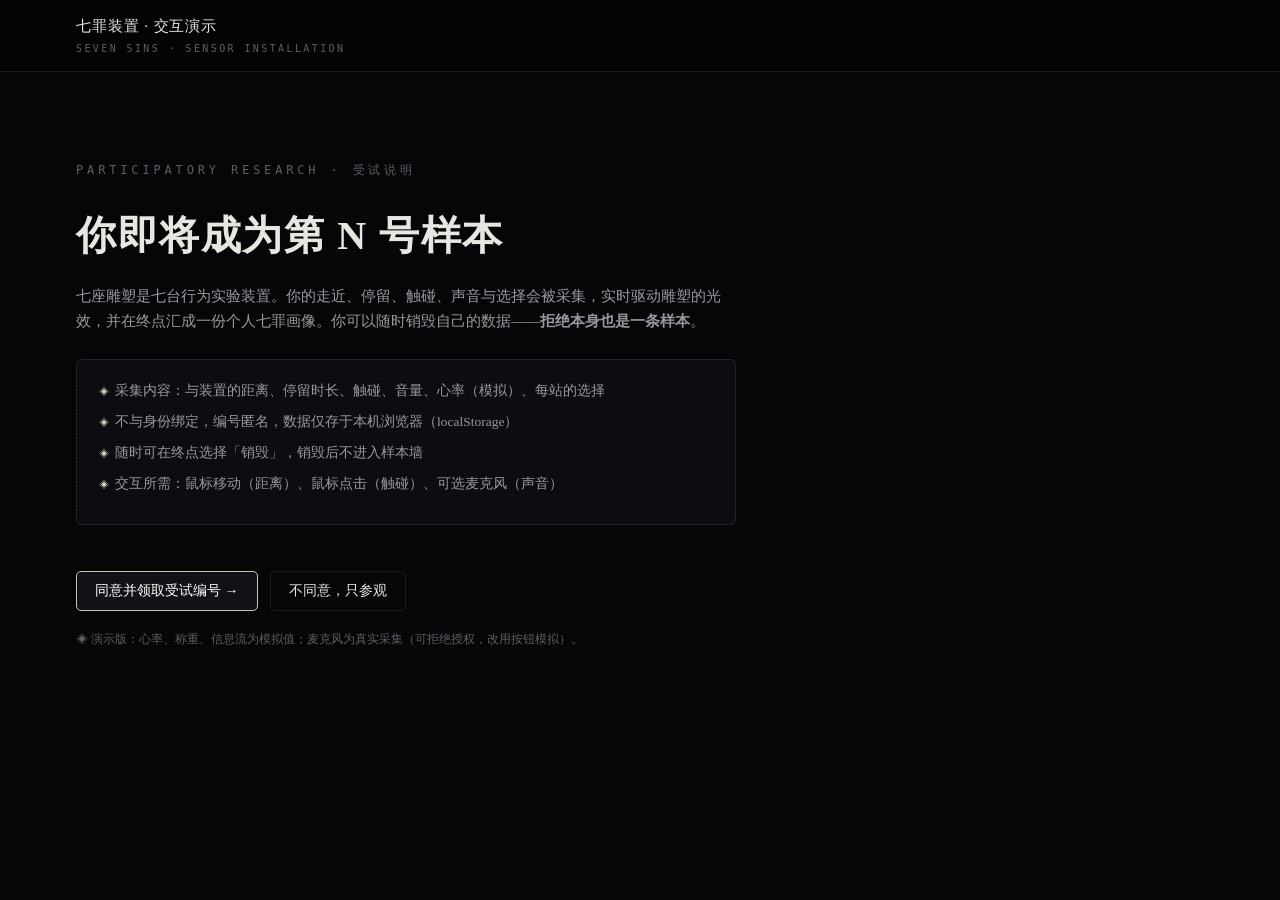
<file: apparatus/index.html>
<!DOCTYPE html>
<html lang="zh-CN">
<head>
<meta charset="UTF-8">
<meta name="viewport" content="width=device-width, initial-scale=1.0">
<title>七罪装置 · 交互演示 — AI时代的七宗罪</title>
<link rel="stylesheet" href="style.css">
</head>
<body>
<style>
  .stage.shake{animation:sh .3s infinite}
  @keyframes sh{0%{transform:translate(0,0)}25%{transform:translate(-3px,2px)}50%{transform:translate(3px,-2px)}75%{transform:translate(-2px,-1px)}100%{transform:translate(0,0)}}
  #consentResult{display:none;margin-top:14px;font-size:13.5px;color:var(--accent)}
  #consentResult.on{display:block}
</style>

<div class="top">
  <div class="wrap">
    <div class="brand">七罪装置 · 交互演示<small>SEVEN SINS · SENSOR INSTALLATION</small></div>
    <div class="steps" id="topsteps" style="display:none">
      <button class="dot">01 傲慢</button><button class="dot">02 嫉妒</button><button class="dot">03 愤怒</button>
      <button class="dot">04 懒惰</button><button class="dot">05 贪婪</button><button class="dot">06 食欲</button>
      <button class="dot">07 色欲</button>
    </div>
    <span class="idchip" id="idchip"></span>
  </div>
</div>

<div class="wrap">

  <!-- ── 入口 ── -->
  <section id="gate" class="view on gate">
    <div class="kicker">PARTICIPATORY RESEARCH · 受试说明</div>
    <h2 class="big">你即将成为第 N 号样本</h2>
    <p class="lead">七座雕塑是七台行为实验装置。你的走近、停留、触碰、声音与选择会被采集，实时驱动雕塑的光效，并在终点汇成一份个人七罪画像。你可以随时销毁自己的数据——<strong>拒绝本身也是一条样本</strong>。</p>
    <div class="consent">
      <ul>
        <li>采集内容：与装置的距离、停留时长、触碰、音量、心率（模拟）、每站的选择</li>
        <li>不与身份绑定，编号匿名，数据仅存于本机浏览器（localStorage）</li>
        <li>随时可在终点选择「销毁」，销毁后不进入样本墙</li>
        <li>交互所需：鼠标移动（距离）、鼠标点击（触碰）、可选麦克风（声音）</li>
      </ul>
    </div>
    <div class="row">
      <button class="btn primary" id="btnStart">同意并领取受试编号 →</button>
      <button class="btn ghost" id="btnSkip">不同意，只参观</button>
    </div>
    <p class="muted" style="margin-top:18px">◈ 演示版：心率、称重、信息流为模拟值；麦克风为真实采集（可拒绝授权，改用按钮模拟）。</p>
  </section>

  <!-- ── 装置台（动态渲染） ── -->
  <section id="station" class="view"></section>

  <!-- ── 终点 ── -->
  <section id="final" class="view final">
    <div class="kicker">PERSONAL DOSSIER · 终点终端</div>
    <h2 class="big">你的七罪测量报告</h2>
    <div class="dossier">
      <div class="dcard">
        <div class="r-id mono" style="font-size:12px;color:var(--tx3);letter-spacing:.18em">SUBJECT <span id="mine">—</span></div>
        <h3 style="margin-top:6px">逐站测量</h3>
        <div id="dossier"></div>
      </div>
      <div class="dcard">
        <h3>综合判读</h3>
        <div id="verdict"></div>
        <div style="margin-top:18px">
          <h4 class="mono" style="font-size:11px;letter-spacing:.2em;color:var(--tx3);margin-bottom:10px">DATA CONSENT</h4>
          <div class="row" style="margin-top:0">
            <button class="btn primary" id="bDonate">捐赠数据</button>
            <button class="btn ghost" id="bDestroy">销毁数据</button>
          </div>
          <div id="consentResult"></div>
        </div>
      </div>
    </div>

    <div class="dcard wall">
      <h3>集体罪相 · 实时样本墙</h3>
      <div style="display:flex;align-items:flex-end;gap:22px;margin-bottom:18px">
        <div><div class="bignum" id="wNum">1,284</div><div class="muted mono">TOTAL SAMPLES</div></div>
        <div class="muted mono" id="wRate" style="padding-bottom:8px">数据捐赠率 —</div>
      </div>
      <div id="wallBars"></div>
      <div class="ticker" id="ticker"></div>
      <p class="muted" style="margin-top:14px">◈ 演示版以 1,284 份为基线样本，你的捐赠会实时加进去（存于本机 localStorage）。</p>
    </div>
  </section>

</div>
<script src="app.js"></script>
</body>
</html>
</file>
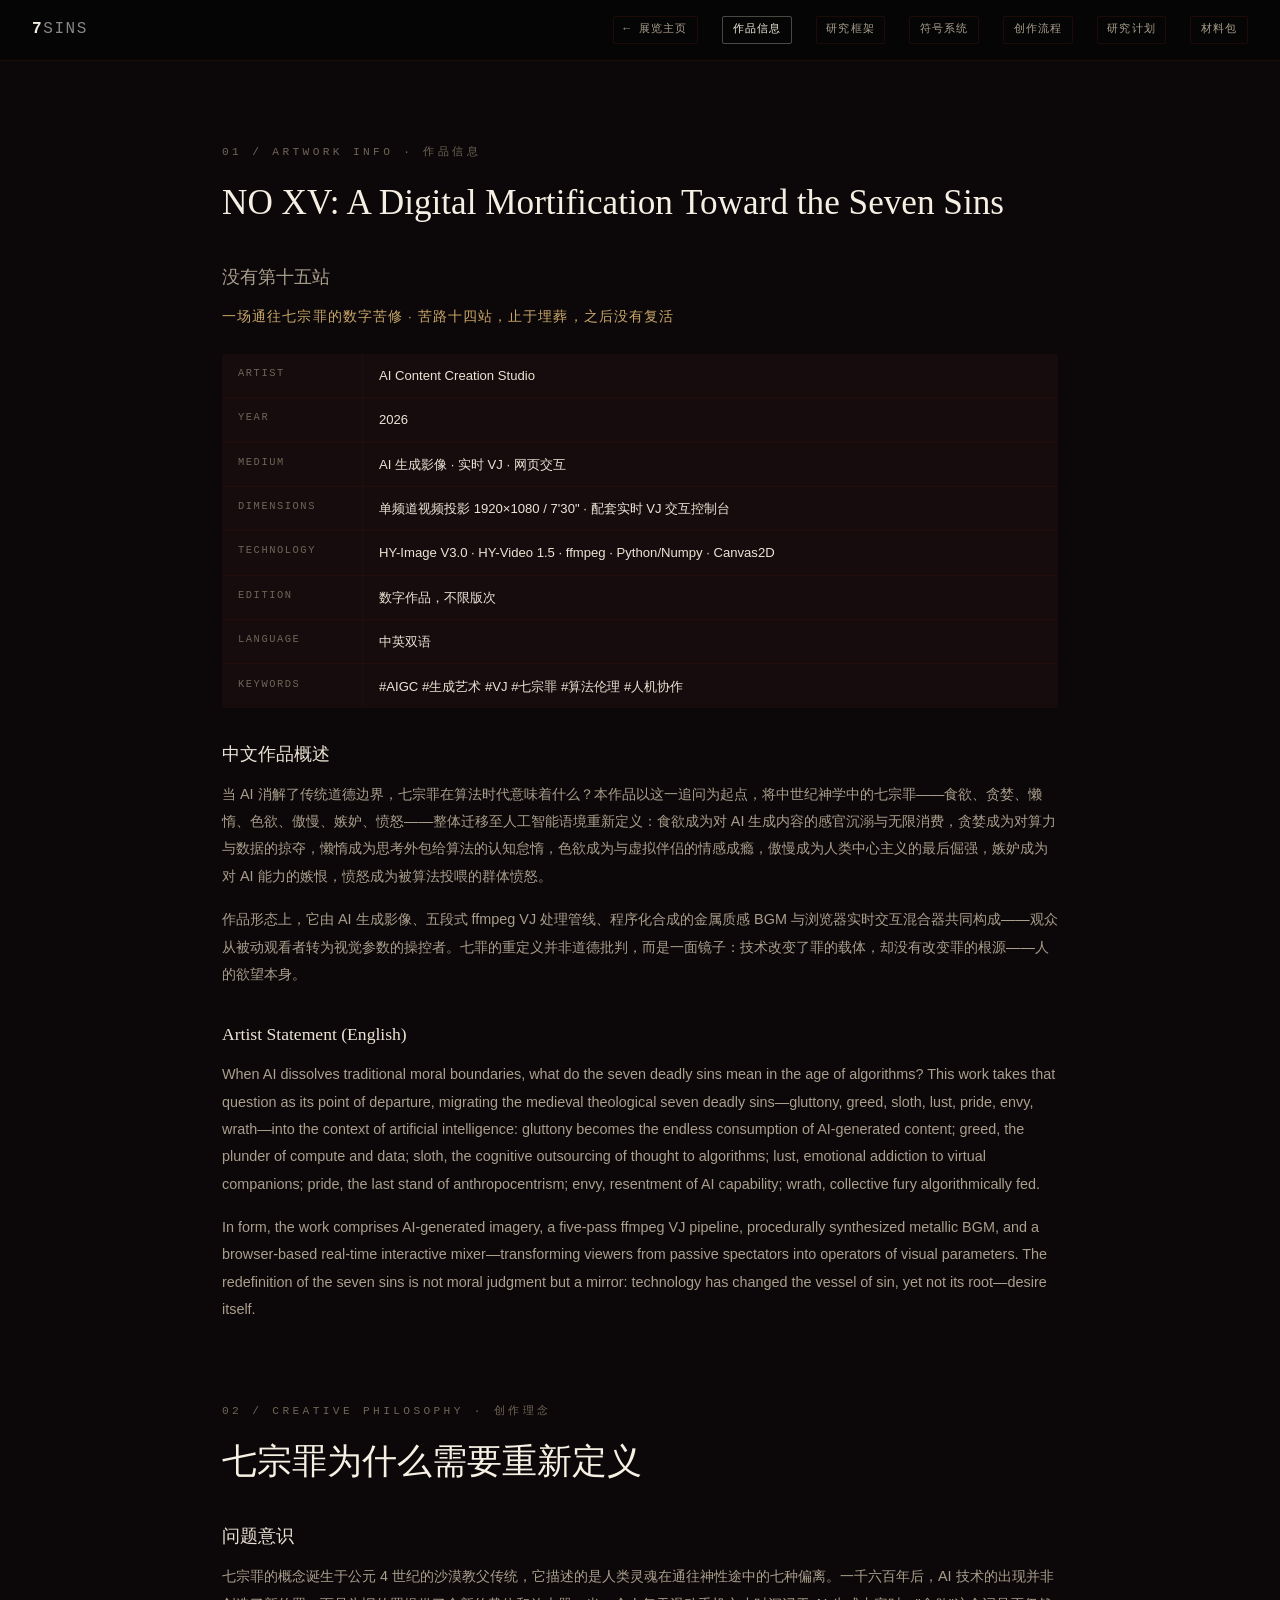
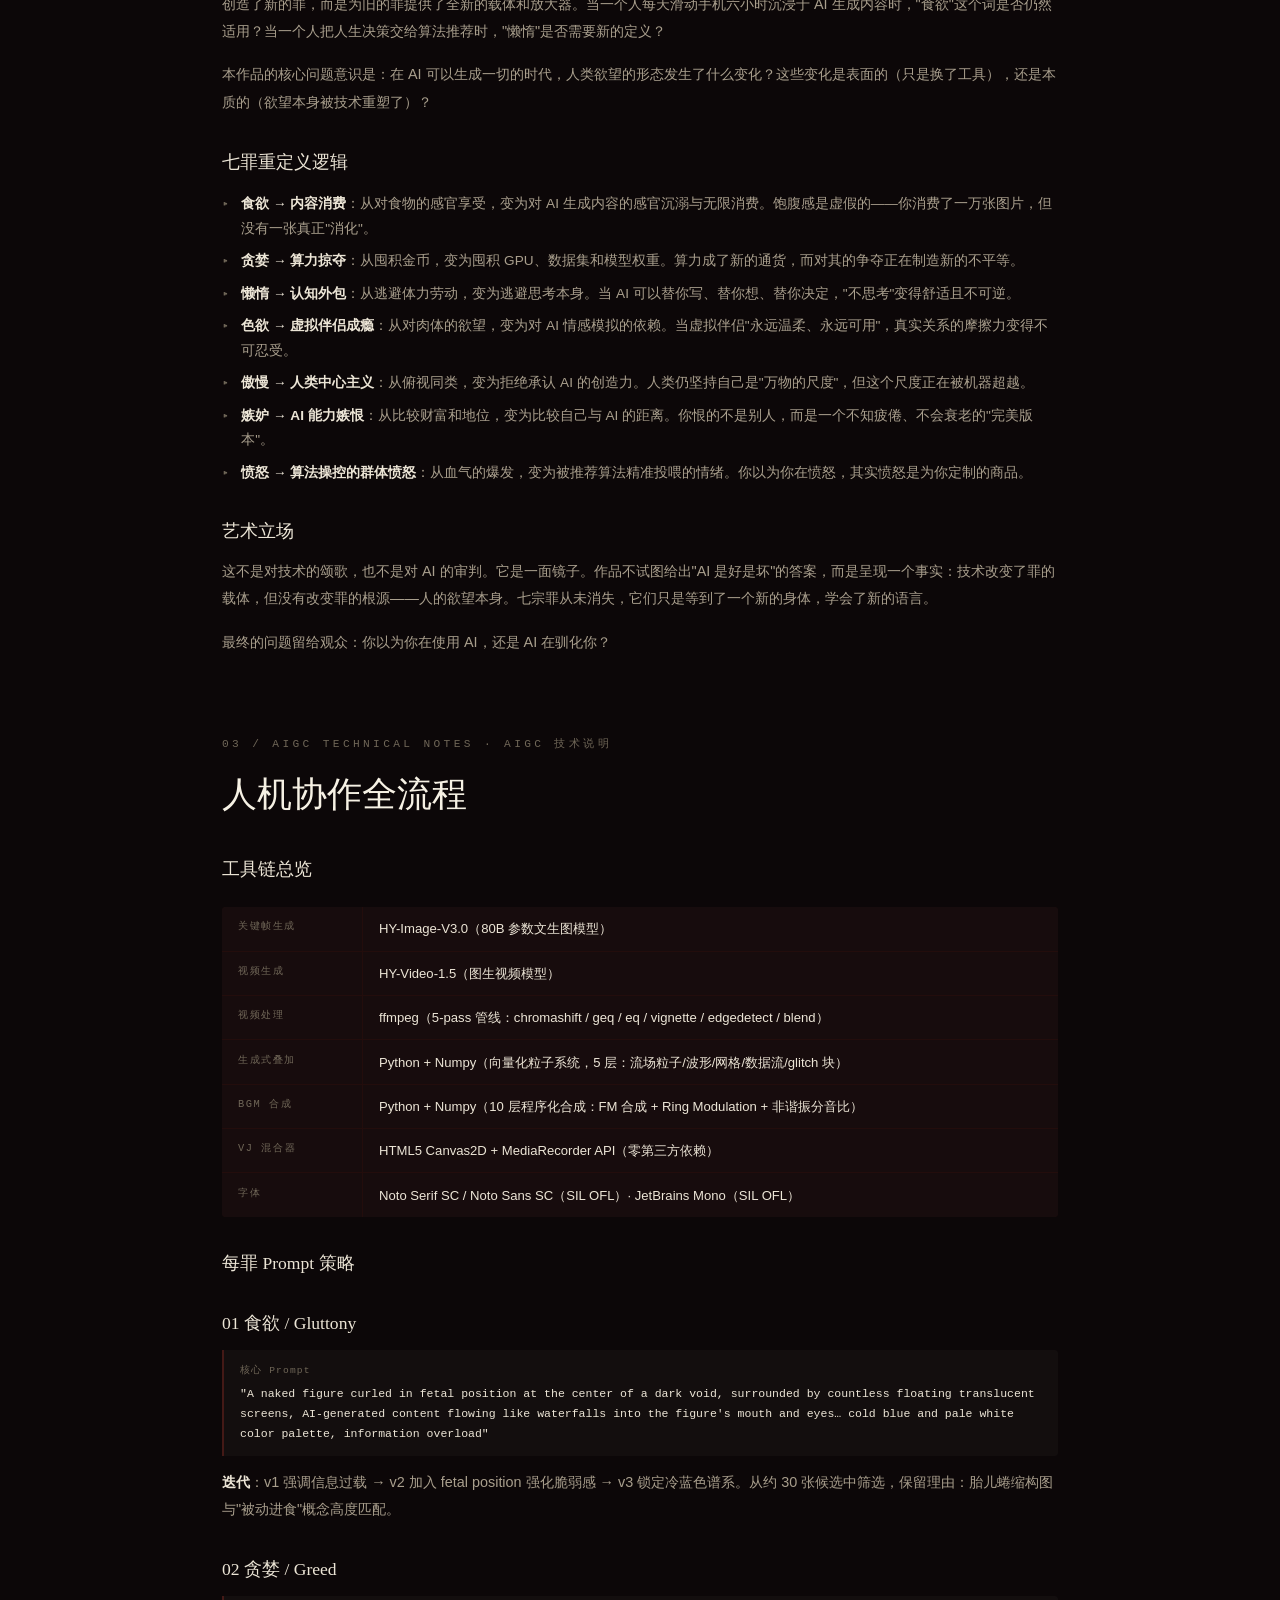
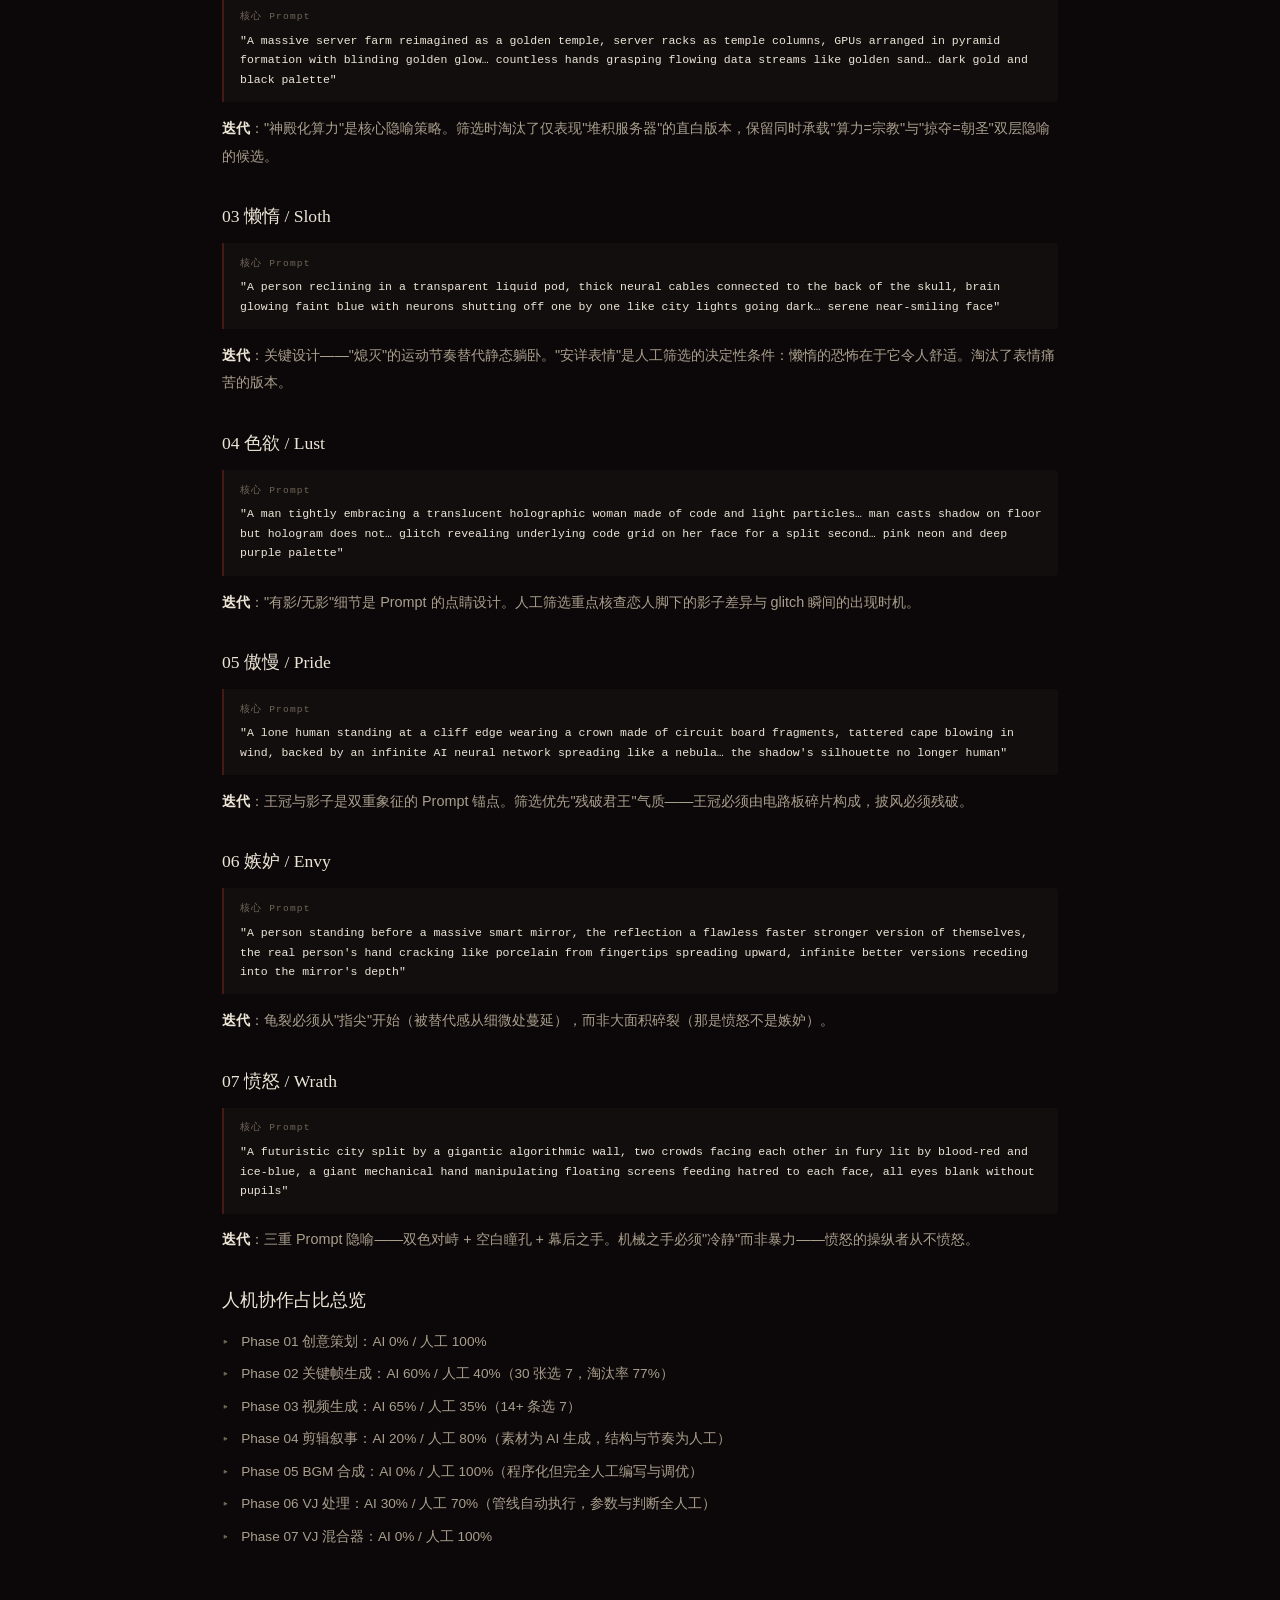
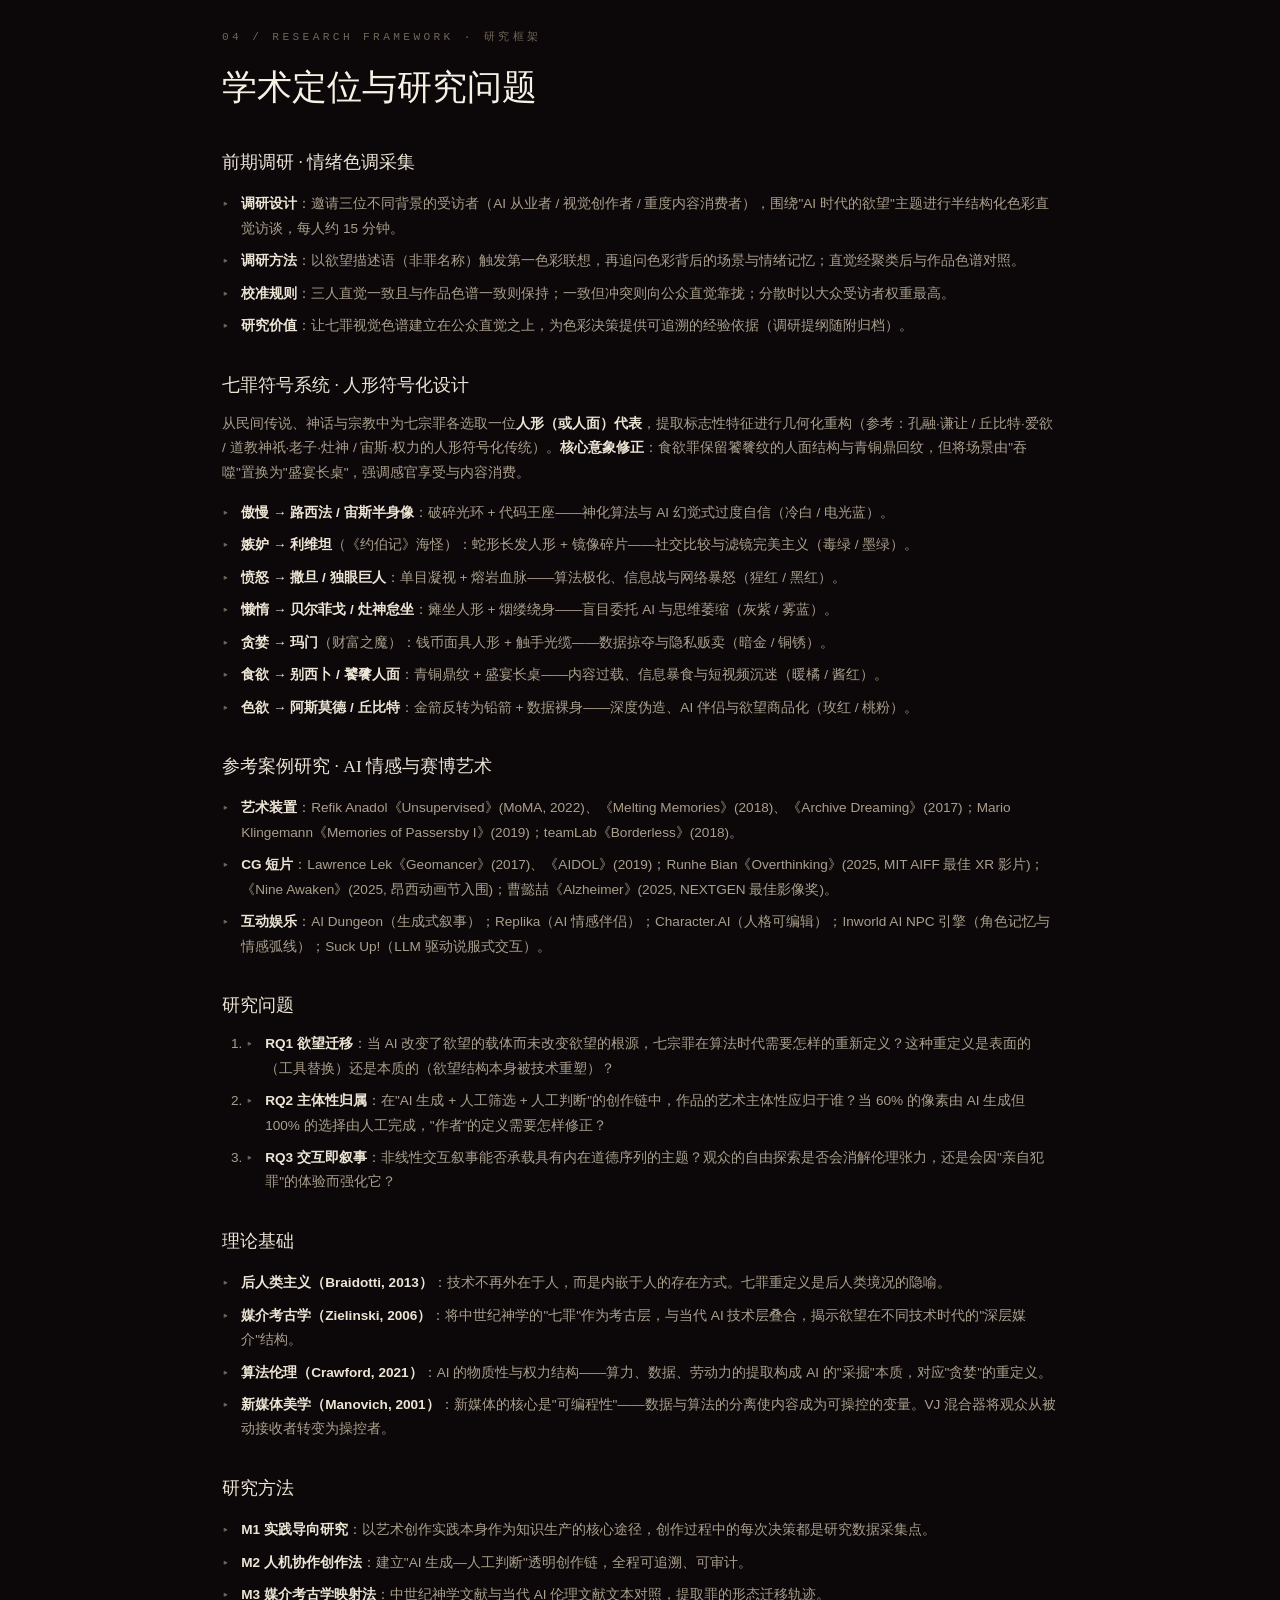
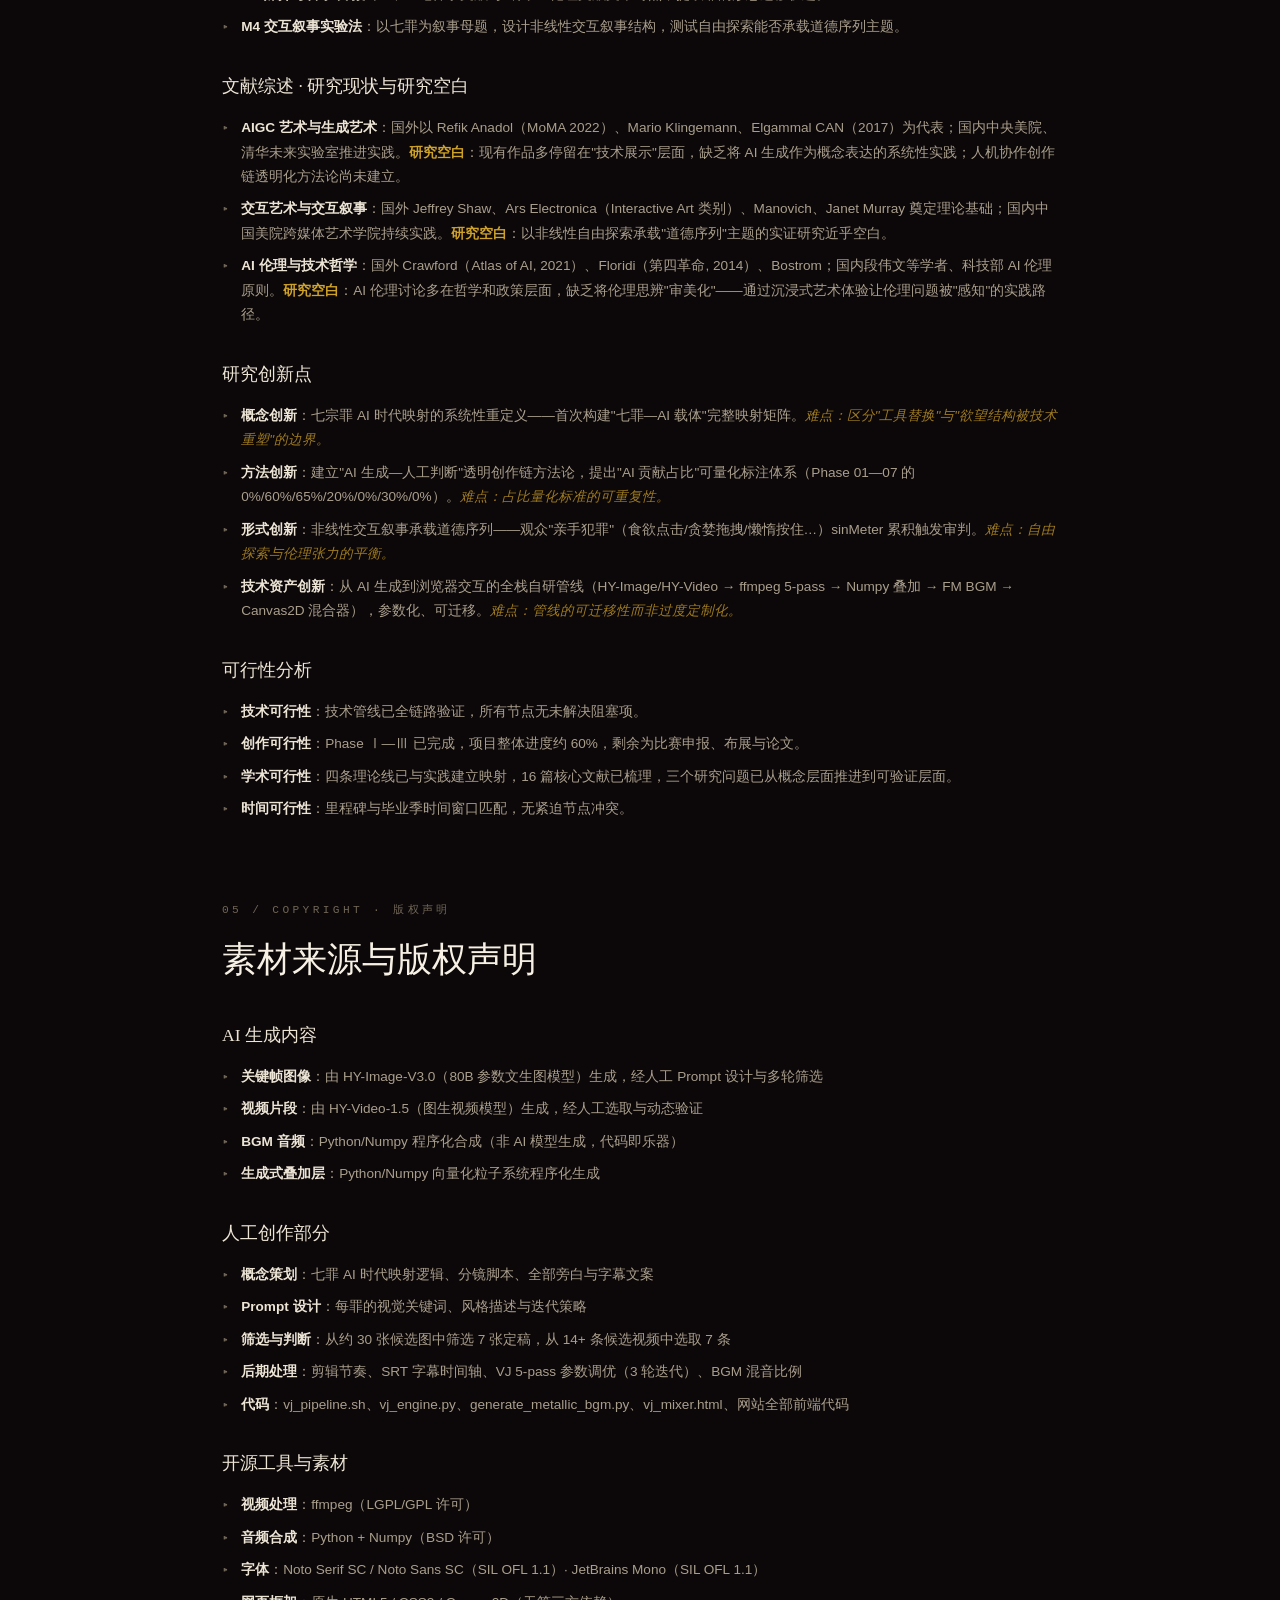
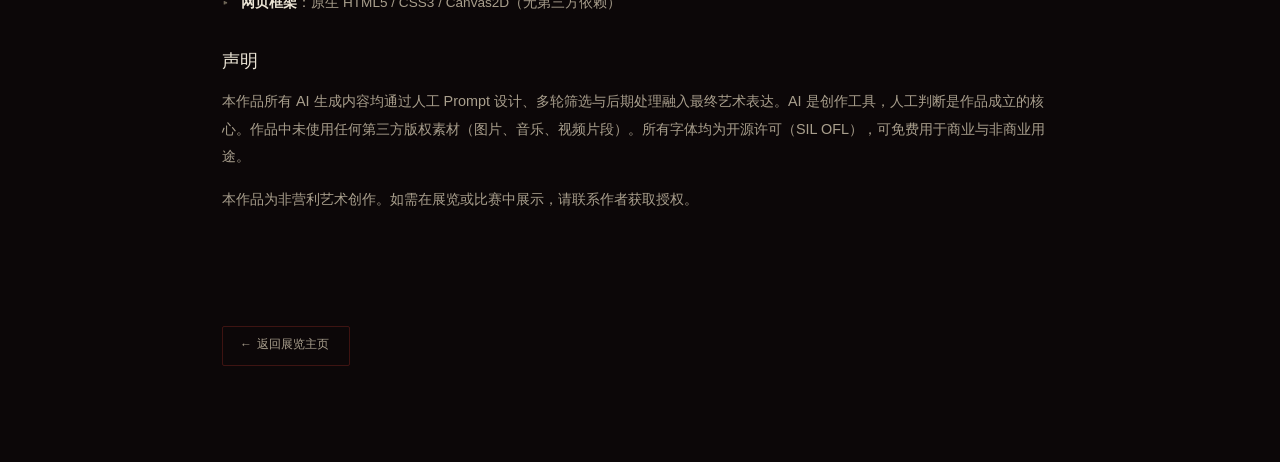
<file: about.html>
<!DOCTYPE html>
<html lang="zh-CN">
<head>
  <meta charset="UTF-8">
  <meta name="viewport" content="width=device-width, initial-scale=1.0">
  <meta name="theme-color" content="#0c0906">
  <link rel="icon" type="image/svg+xml" href="data:image/svg+xml,%3Csvg xmlns='http://www.w3.org/2000/svg' viewBox='0 0 32 32'%3E%3Crect width='32' height='32' fill='%230c0708'/%3E%3Ccircle cx='16' cy='16' r='12' fill='%235e1a14'/%3E%3Ccircle cx='16' cy='16' r='12' fill='none' stroke='%23c9a86a' stroke-opacity='.55' stroke-width='.9'/%3E%3Cg stroke='%23c9a86a' stroke-opacity='.5' stroke-width='.9' stroke-linecap='round'%3E%3Cpath d='M16 3.2v3M16 25.8v3M3.2 16h3M25.8 16h3'/%3E%3C/g%3E%3Cpath d='M8 17 Q16 10.5 24 17 Q16 21.5 8 17 Z' fill='none' stroke='%23c9a86a' stroke-width='1.2'/%3E%3Ccircle cx='16' cy='16.4' r='2.3' fill='none' stroke='%23c9a86a' stroke-width='1'/%3E%3Ccircle cx='16' cy='16.4' r='1' fill='%23c9a86a'/%3E%3C/svg%3E">
  <link rel="apple-touch-icon" href="data:image/svg+xml,%3Csvg xmlns='http://www.w3.org/2000/svg' viewBox='0 0 32 32'%3E%3Crect width='32' height='32' fill='%230c0708'/%3E%3Ccircle cx='16' cy='16.5' r='11.5' fill='%235e1a14' fill-opacity='.6'/%3E%3Crect x='1.4' y='1.4' width='29.2' height='29.2' fill='none' stroke='%23d6cec1' stroke-opacity='.34' stroke-width='1'/%3E%3Crect x='3.6' y='3.6' width='24.8' height='24.8' fill='none' stroke='%23d6cec1' stroke-opacity='.13' stroke-width='.7'/%3E%3Cpath d='M16 5.6v4.2M14.3 7.2h3.4' stroke='%23d6cec1' stroke-opacity='.6' stroke-width='.85' stroke-linecap='round'/%3E%3Ctext x='16' y='24.2' font-family='Georgia,Times New Roman,serif' font-size='13' font-weight='700' letter-spacing='.4' fill='%23e6ded1' text-anchor='middle'%3EXV%3C/text%3E%3Cline x1='5' y1='15.4' x2='27' y2='19.6' stroke='%23c04434' stroke-width='1.6' stroke-linecap='round'/%3E%3C/svg%3E">

  <title>关于作品 NO·XV｜没有第十五站 · 数字苦修研究档案</title>
  <meta name="description" content="没有第十五站：一场通往七宗罪的数字苦修 — 作品信息、创作理念、AIGC 技术说明与版权声明">
  <link rel="stylesheet" href="css/style.css?v=20261016a">
  <link rel="stylesheet" href="css/noxv-culture.css?v=20261016a">
  <link rel="stylesheet" href="css/noxv-eclipse.css?v=20261016a">
  <link rel="stylesheet" href="css/noxv-skin.css?v=20261016a">
</head>
<body class="about-page">

  <!-- ===== NAVIGATION (three-layer) ===== -->
  <nav class="about-page-nav">
    <a href="index.html" class="about-page-nav-logo">7<span style="color:#888;font-weight:300">SINS</span></a>
    <div class="about-page-nav-links">
      <a href="index.html">← 展览主页</a>
      <a href="index.html#about" class="active">作品信息</a>
      <a href="index.html#research">研究框架</a>
      <a href="index.html#symbols">符号系统</a>
      <a href="index.html#process">创作流程</a>
      <a href="index.html#plan">研究计划</a>
      <a href="index.html#press-kit">材料包</a>
    </div>
  </nav>

  <!-- ===== CONTENT ===== -->
  <div class="about-page-content">

    <!-- 1. ARTWORK INFO -->
    <section class="about-page-section">
      <div class="about-page-section-label">01 / ARTWORK INFO · 作品信息</div>
      <h2>NO XV: A Digital Mortification Toward the Seven Sins</h2>
      <h3 style="color:var(--text-dim);font-weight:300">没有第十五站</h3>
      <p style="color:var(--gold);font-size:.85rem;letter-spacing:.08em;margin-top:.5rem">一场通往七宗罪的数字苦修 · 苦路十四站，止于埋葬，之后没有复活</p>

      <dl class="about-page-meta-table">
        <dt>ARTIST</dt>
        <dd>AI Content Creation Studio</dd>
        <dt>YEAR</dt>
        <dd>2026</dd>
        <dt>MEDIUM</dt>
        <dd>AI 生成影像 · 实时 VJ · 网页交互</dd>
        <dt>DIMENSIONS</dt>
        <dd>单频道视频投影 1920×1080 / 7'30" · 配套实时 VJ 交互控制台</dd>
        <dt>TECHNOLOGY</dt>
        <dd>HY-Image V3.0 · HY-Video 1.5 · ffmpeg · Python/Numpy · Canvas2D</dd>
        <dt>EDITION</dt>
        <dd>数字作品，不限版次</dd>
        <dt>LANGUAGE</dt>
        <dd>中英双语</dd>
        <dt>KEYWORDS</dt>
        <dd>#AIGC #生成艺术 #VJ #七宗罪 #算法伦理 #人机协作</dd>
      </dl>

      <h3>中文作品概述</h3>
      <p>当 AI 消解了传统道德边界，七宗罪在算法时代意味着什么？本作品以这一追问为起点，将中世纪神学中的七宗罪——食欲、贪婪、懒惰、色欲、傲慢、嫉妒、愤怒——整体迁移至人工智能语境重新定义：食欲成为对 AI 生成内容的感官沉溺与无限消费，贪婪成为对算力与数据的掠夺，懒惰成为思考外包给算法的认知怠惰，色欲成为与虚拟伴侣的情感成瘾，傲慢成为人类中心主义的最后倔强，嫉妒成为对 AI 能力的嫉恨，愤怒成为被算法投喂的群体愤怒。</p>
      <p>作品形态上，它由 AI 生成影像、五段式 ffmpeg VJ 处理管线、程序化合成的金属质感 BGM 与浏览器实时交互混合器共同构成——观众从被动观看者转为视觉参数的操控者。七罪的重定义并非道德批判，而是一面镜子：技术改变了罪的载体，却没有改变罪的根源——人的欲望本身。</p>

      <h3>Artist Statement (English)</h3>
      <p>When AI dissolves traditional moral boundaries, what do the seven deadly sins mean in the age of algorithms? This work takes that question as its point of departure, migrating the medieval theological seven deadly sins—gluttony, greed, sloth, lust, pride, envy, wrath—into the context of artificial intelligence: gluttony becomes the endless consumption of AI-generated content; greed, the plunder of compute and data; sloth, the cognitive outsourcing of thought to algorithms; lust, emotional addiction to virtual companions; pride, the last stand of anthropocentrism; envy, resentment of AI capability; wrath, collective fury algorithmically fed.</p>
      <p>In form, the work comprises AI-generated imagery, a five-pass ffmpeg VJ pipeline, procedurally synthesized metallic BGM, and a browser-based real-time interactive mixer—transforming viewers from passive spectators into operators of visual parameters. The redefinition of the seven sins is not moral judgment but a mirror: technology has changed the vessel of sin, yet not its root—desire itself.</p>
    </section>

    <!-- 2. CREATIVE PHILOSOPHY -->
    <section class="about-page-section">
      <div class="about-page-section-label">02 / CREATIVE PHILOSOPHY · 创作理念</div>
      <h2>七宗罪为什么需要重新定义</h2>

      <h3>问题意识</h3>
      <p>七宗罪的概念诞生于公元 4 世纪的沙漠教父传统，它描述的是人类灵魂在通往神性途中的七种偏离。一千六百年后，AI 技术的出现并非创造了新的罪，而是为旧的罪提供了全新的载体和放大器。当一个人每天滑动手机六小时沉浸于 AI 生成内容时，"食欲"这个词是否仍然适用？当一个人把人生决策交给算法推荐时，"懒惰"是否需要新的定义？</p>
      <p>本作品的核心问题意识是：在 AI 可以生成一切的时代，人类欲望的形态发生了什么变化？这些变化是表面的（只是换了工具），还是本质的（欲望本身被技术重塑了）？</p>

      <h3>七罪重定义逻辑</h3>
      <ul>
        <li><strong style="color:var(--text)">食欲 → 内容消费</strong>：从对食物的感官享受，变为对 AI 生成内容的感官沉溺与无限消费。饱腹感是虚假的——你消费了一万张图片，但没有一张真正"消化"。</li>
        <li><strong style="color:var(--text)">贪婪 → 算力掠夺</strong>：从囤积金币，变为囤积 GPU、数据集和模型权重。算力成了新的通货，而对其的争夺正在制造新的不平等。</li>
        <li><strong style="color:var(--text)">懒惰 → 认知外包</strong>：从逃避体力劳动，变为逃避思考本身。当 AI 可以替你写、替你想、替你决定，"不思考"变得舒适且不可逆。</li>
        <li><strong style="color:var(--text)">色欲 → 虚拟伴侣成瘾</strong>：从对肉体的欲望，变为对 AI 情感模拟的依赖。当虚拟伴侣"永远温柔、永远可用"，真实关系的摩擦力变得不可忍受。</li>
        <li><strong style="color:var(--text)">傲慢 → 人类中心主义</strong>：从俯视同类，变为拒绝承认 AI 的创造力。人类仍坚持自己是"万物的尺度"，但这个尺度正在被机器超越。</li>
        <li><strong style="color:var(--text)">嫉妒 → AI 能力嫉恨</strong>：从比较财富和地位，变为比较自己与 AI 的距离。你恨的不是别人，而是一个不知疲倦、不会衰老的"完美版本"。</li>
        <li><strong style="color:var(--text)">愤怒 → 算法操控的群体愤怒</strong>：从血气的爆发，变为被推荐算法精准投喂的情绪。你以为你在愤怒，其实愤怒是为你定制的商品。</li>
      </ul>

      <h3>艺术立场</h3>
      <p>这不是对技术的颂歌，也不是对 AI 的审判。它是一面镜子。作品不试图给出"AI 是好是坏"的答案，而是呈现一个事实：技术改变了罪的载体，但没有改变罪的根源——人的欲望本身。七宗罪从未消失，它们只是等到了一个新的身体，学会了新的语言。</p>
      <p>最终的问题留给观众：你以为你在使用 AI，还是 AI 在驯化你？</p>
    </section>

    <!-- 3. AIGC TECHNICAL NOTES -->
    <section class="about-page-section">
      <div class="about-page-section-label">03 / AIGC TECHNICAL NOTES · AIGC 技术说明</div>
      <h2>人机协作全流程</h2>

      <h3>工具链总览</h3>
      <dl class="about-page-meta-table">
        <dt>关键帧生成</dt>
        <dd>HY-Image-V3.0（80B 参数文生图模型）</dd>
        <dt>视频生成</dt>
        <dd>HY-Video-1.5（图生视频模型）</dd>
        <dt>视频处理</dt>
        <dd>ffmpeg（5-pass 管线：chromashift / geq / eq / vignette / edgedetect / blend）</dd>
        <dt>生成式叠加</dt>
        <dd>Python + Numpy（向量化粒子系统，5 层：流场粒子/波形/网格/数据流/glitch 块）</dd>
        <dt>BGM 合成</dt>
        <dd>Python + Numpy（10 层程序化合成：FM 合成 + Ring Modulation + 非谐振分音比）</dd>
        <dt>VJ 混合器</dt>
        <dd>HTML5 Canvas2D + MediaRecorder API（零第三方依赖）</dd>
        <dt>字体</dt>
        <dd>Noto Serif SC / Noto Sans SC（SIL OFL）· JetBrains Mono（SIL OFL）</dd>
      </dl>

      <h3>每罪 Prompt 策略</h3>

      <h3>01 食欲 / Gluttony</h3>
      <div class="about-page-prompt-block">
        <div class="prompt-label">核心 Prompt</div>
        <div class="prompt-text">"A naked figure curled in fetal position at the center of a dark void, surrounded by countless floating translucent screens, AI-generated content flowing like waterfalls into the figure's mouth and eyes… cold blue and pale white color palette, information overload"</div>
      </div>
      <p><strong style="color:var(--text)">迭代</strong>：v1 强调信息过载 → v2 加入 fetal position 强化脆弱感 → v3 锁定冷蓝色谱系。从约 30 张候选中筛选，保留理由：胎儿蜷缩构图与"被动进食"概念高度匹配。</p>

      <h3>02 贪婪 / Greed</h3>
      <div class="about-page-prompt-block">
        <div class="prompt-label">核心 Prompt</div>
        <div class="prompt-text">"A massive server farm reimagined as a golden temple, server racks as temple columns, GPUs arranged in pyramid formation with blinding golden glow… countless hands grasping flowing data streams like golden sand… dark gold and black palette"</div>
      </div>
      <p><strong style="color:var(--text)">迭代</strong>："神殿化算力"是核心隐喻策略。筛选时淘汰了仅表现"堆积服务器"的直白版本，保留同时承载"算力=宗教"与"掠夺=朝圣"双层隐喻的候选。</p>

      <h3>03 懒惰 / Sloth</h3>
      <div class="about-page-prompt-block">
        <div class="prompt-label">核心 Prompt</div>
        <div class="prompt-text">"A person reclining in a transparent liquid pod, thick neural cables connected to the back of the skull, brain glowing faint blue with neurons shutting off one by one like city lights going dark… serene near-smiling face"</div>
      </div>
      <p><strong style="color:var(--text)">迭代</strong>：关键设计——"熄灭"的运动节奏替代静态躺卧。"安详表情"是人工筛选的决定性条件：懒惰的恐怖在于它令人舒适。淘汰了表情痛苦的版本。</p>

      <h3>04 色欲 / Lust</h3>
      <div class="about-page-prompt-block">
        <div class="prompt-label">核心 Prompt</div>
        <div class="prompt-text">"A man tightly embracing a translucent holographic woman made of code and light particles… man casts shadow on floor but hologram does not… glitch revealing underlying code grid on her face for a split second… pink neon and deep purple palette"</div>
      </div>
      <p><strong style="color:var(--text)">迭代</strong>："有影/无影"细节是 Prompt 的点睛设计。人工筛选重点核查恋人脚下的影子差异与 glitch 瞬间的出现时机。</p>

      <h3>05 傲慢 / Pride</h3>
      <div class="about-page-prompt-block">
        <div class="prompt-label">核心 Prompt</div>
        <div class="prompt-text">"A lone human standing at a cliff edge wearing a crown made of circuit board fragments, tattered cape blowing in wind, backed by an infinite AI neural network spreading like a nebula… the shadow's silhouette no longer human"</div>
      </div>
      <p><strong style="color:var(--text)">迭代</strong>：王冠与影子是双重象征的 Prompt 锚点。筛选优先"残破君王"气质——王冠必须由电路板碎片构成，披风必须残破。</p>

      <h3>06 嫉妒 / Envy</h3>
      <div class="about-page-prompt-block">
        <div class="prompt-label">核心 Prompt</div>
        <div class="prompt-text">"A person standing before a massive smart mirror, the reflection a flawless faster stronger version of themselves, the real person's hand cracking like porcelain from fingertips spreading upward, infinite better versions receding into the mirror's depth"</div>
      </div>
      <p><strong style="color:var(--text)">迭代</strong>：龟裂必须从"指尖"开始（被替代感从细微处蔓延），而非大面积碎裂（那是愤怒不是嫉妒）。</p>

      <h3>07 愤怒 / Wrath</h3>
      <div class="about-page-prompt-block">
        <div class="prompt-label">核心 Prompt</div>
        <div class="prompt-text">"A futuristic city split by a gigantic algorithmic wall, two crowds facing each other in fury lit by blood-red and ice-blue, a giant mechanical hand manipulating floating screens feeding hatred to each face, all eyes blank without pupils"</div>
      </div>
      <p><strong style="color:var(--text)">迭代</strong>：三重 Prompt 隐喻——双色对峙 + 空白瞳孔 + 幕后之手。机械之手必须"冷静"而非暴力——愤怒的操纵者从不愤怒。</p>

      <h3>人机协作占比总览</h3>
      <ul>
        <li>Phase 01 创意策划：AI 0% / 人工 100%</li>
        <li>Phase 02 关键帧生成：AI 60% / 人工 40%（30 张选 7，淘汰率 77%）</li>
        <li>Phase 03 视频生成：AI 65% / 人工 35%（14+ 条选 7）</li>
        <li>Phase 04 剪辑叙事：AI 20% / 人工 80%（素材为 AI 生成，结构与节奏为人工）</li>
        <li>Phase 05 BGM 合成：AI 0% / 人工 100%（程序化但完全人工编写与调优）</li>
        <li>Phase 06 VJ 处理：AI 30% / 人工 70%（管线自动执行，参数与判断全人工）</li>
        <li>Phase 07 VJ 混合器：AI 0% / 人工 100%</li>
      </ul>
    </section>

    <!-- 4. RESEARCH FRAMEWORK -->
    <section class="about-page-section">
      <div class="about-page-section-label">04 / RESEARCH FRAMEWORK · 研究框架</div>
      <h2>学术定位与研究问题</h2>

      <h3>前期调研 · 情绪色调采集</h3>
      <ul>
        <li><strong style="color:var(--text)">调研设计</strong>：邀请三位不同背景的受访者（AI 从业者 / 视觉创作者 / 重度内容消费者），围绕"AI 时代的欲望"主题进行半结构化色彩直觉访谈，每人约 15 分钟。</li>
        <li><strong style="color:var(--text)">调研方法</strong>：以欲望描述语（非罪名称）触发第一色彩联想，再追问色彩背后的场景与情绪记忆；直觉经聚类后与作品色谱对照。</li>
        <li><strong style="color:var(--text)">校准规则</strong>：三人直觉一致且与作品色谱一致则保持；一致但冲突则向公众直觉靠拢；分散时以大众受访者权重最高。</li>
        <li><strong style="color:var(--text)">研究价值</strong>：让七罪视觉色谱建立在公众直觉之上，为色彩决策提供可追溯的经验依据（调研提纲随附归档）。</li>
      </ul>

      <h3>七罪符号系统 · 人形符号化设计</h3>
      <p style="color:var(--text-dim);font-size:0.85rem;line-height:1.8;margin-bottom:1rem">从民间传说、神话与宗教中为七宗罪各选取一位<strong style="color:var(--text)">人形（或人面）代表</strong>，提取标志性特征进行几何化重构（参考：孔融·谦让 / 丘比特·爱欲 / 道教神祇·老子·灶神 / 宙斯·权力的人形符号化传统）。<strong style="color:var(--text)">核心意象修正</strong>：食欲罪保留饕餮纹的人面结构与青铜鼎回纹，但将场景由"吞噬"置换为"盛宴长桌"，强调感官享受与内容消费。</p>
      <ul>
        <li><strong style="color:var(--text)">傲慢 → 路西法 / 宙斯半身像</strong>：破碎光环 + 代码王座——神化算法与 AI 幻觉式过度自信（冷白 / 电光蓝）。</li>
        <li><strong style="color:var(--text)">嫉妒 → 利维坦</strong>（《约伯记》海怪）：蛇形长发人形 + 镜像碎片——社交比较与滤镜完美主义（毒绿 / 墨绿）。</li>
        <li><strong style="color:var(--text)">愤怒 → 撒旦 / 独眼巨人</strong>：单目凝视 + 熔岩血脉——算法极化、信息战与网络暴怒（猩红 / 黑红）。</li>
        <li><strong style="color:var(--text)">懒惰 → 贝尔菲戈 / 灶神怠坐</strong>：瘫坐人形 + 烟缕绕身——盲目委托 AI 与思维萎缩（灰紫 / 雾蓝）。</li>
        <li><strong style="color:var(--text)">贪婪 → 玛门</strong>（财富之魔）：钱币面具人形 + 触手光缆——数据掠夺与隐私贩卖（暗金 / 铜锈）。</li>
        <li><strong style="color:var(--text)">食欲 → 别西卜 / 饕餮人面</strong>：青铜鼎纹 + 盛宴长桌——内容过载、信息暴食与短视频沉迷（暖橘 / 酱红）。</li>
        <li><strong style="color:var(--text)">色欲 → 阿斯莫德 / 丘比特</strong>：金箭反转为铅箭 + 数据裸身——深度伪造、AI 伴侣与欲望商品化（玫红 / 桃粉）。</li>
      </ul>

      <h3>参考案例研究 · AI 情感与赛博艺术</h3>
      <ul>
        <li><strong style="color:var(--text)">艺术装置</strong>：Refik Anadol《Unsupervised》(MoMA, 2022)、《Melting Memories》(2018)、《Archive Dreaming》(2017)；Mario Klingemann《Memories of Passersby I》(2019)；teamLab《Borderless》(2018)。</li>
        <li><strong style="color:var(--text)">CG 短片</strong>：Lawrence Lek《Geomancer》(2017)、《AIDOL》(2019)；Runhe Bian《Overthinking》(2025, MIT AIFF 最佳 XR 影片)；《Nine Awaken》(2025, 昂西动画节入围)；曹懿喆《Alzheimer》(2025, NEXTGEN 最佳影像奖)。</li>
        <li><strong style="color:var(--text)">互动娱乐</strong>：AI Dungeon（生成式叙事）；Replika（AI 情感伴侣）；Character.AI（人格可编辑）；Inworld AI NPC 引擎（角色记忆与情感弧线）；Suck Up!（LLM 驱动说服式交互）。</li>
      </ul>

      <h3>研究问题</h3>
      <ol style="padding-left:1.5rem;margin-bottom:1.5rem">
        <li style="color:var(--text-dim);font-size:0.85rem;line-height:1.8;margin-bottom:0.5rem"><strong style="color:var(--text)">RQ1 欲望迁移</strong>：当 AI 改变了欲望的载体而未改变欲望的根源，七宗罪在算法时代需要怎样的重新定义？这种重定义是表面的（工具替换）还是本质的（欲望结构本身被技术重塑）？</li>
        <li style="color:var(--text-dim);font-size:0.85rem;line-height:1.8;margin-bottom:0.5rem"><strong style="color:var(--text)">RQ2 主体性归属</strong>：在"AI 生成 + 人工筛选 + 人工判断"的创作链中，作品的艺术主体性应归于谁？当 60% 的像素由 AI 生成但 100% 的选择由人工完成，"作者"的定义需要怎样修正？</li>
        <li style="color:var(--text-dim);font-size:0.85rem;line-height:1.8;margin-bottom:0.5rem"><strong style="color:var(--text)">RQ3 交互即叙事</strong>：非线性交互叙事能否承载具有内在道德序列的主题？观众的自由探索是否会消解伦理张力，还是会因"亲自犯罪"的体验而强化它？</li>
      </ol>

      <h3>理论基础</h3>
      <ul>
        <li><strong style="color:var(--text)">后人类主义（Braidotti, 2013）</strong>：技术不再外在于人，而是内嵌于人的存在方式。七罪重定义是后人类境况的隐喻。</li>
        <li><strong style="color:var(--text)">媒介考古学（Zielinski, 2006）</strong>：将中世纪神学的"七罪"作为考古层，与当代 AI 技术层叠合，揭示欲望在不同技术时代的"深层媒介"结构。</li>
        <li><strong style="color:var(--text)">算法伦理（Crawford, 2021）</strong>：AI 的物质性与权力结构——算力、数据、劳动力的提取构成 AI 的"采掘"本质，对应"贪婪"的重定义。</li>
        <li><strong style="color:var(--text)">新媒体美学（Manovich, 2001）</strong>：新媒体的核心是"可编程性"——数据与算法的分离使内容成为可操控的变量。VJ 混合器将观众从被动接收者转变为操控者。</li>
      </ul>

      <h3>研究方法</h3>
      <ul>
        <li><strong style="color:var(--text)">M1 实践导向研究</strong>：以艺术创作实践本身作为知识生产的核心途径，创作过程中的每次决策都是研究数据采集点。</li>
        <li><strong style="color:var(--text)">M2 人机协作创作法</strong>：建立"AI 生成—人工判断"透明创作链，全程可追溯、可审计。</li>
        <li><strong style="color:var(--text)">M3 媒介考古学映射法</strong>：中世纪神学文献与当代 AI 伦理文献文本对照，提取罪的形态迁移轨迹。</li>
        <li><strong style="color:var(--text)">M4 交互叙事实验法</strong>：以七罪为叙事母题，设计非线性交互叙事结构，测试自由探索能否承载道德序列主题。</li>
      </ul>

      <h3>文献综述 · 研究现状与研究空白</h3>
      <ul>
        <li><strong style="color:var(--text)">AIGC 艺术与生成艺术</strong>：国外以 Refik Anadol（MoMA 2022）、Mario Klingemann、Elgammal CAN（2017）为代表；国内中央美院、清华未来实验室推进实践。<strong style="color:rgba(255,200,50,0.8)">研究空白</strong>：现有作品多停留在"技术展示"层面，缺乏将 AI 生成作为概念表达的系统性实践；人机协作创作链透明化方法论尚未建立。</li>
        <li><strong style="color:var(--text)">交互艺术与交互叙事</strong>：国外 Jeffrey Shaw、Ars Electronica（Interactive Art 类别）、Manovich、Janet Murray 奠定理论基础；国内中国美院跨媒体艺术学院持续实践。<strong style="color:rgba(255,200,50,0.8)">研究空白</strong>：以非线性自由探索承载"道德序列"主题的实证研究近乎空白。</li>
        <li><strong style="color:var(--text)">AI 伦理与技术哲学</strong>：国外 Crawford（Atlas of AI, 2021）、Floridi（第四革命, 2014）、Bostrom；国内段伟文等学者、科技部 AI 伦理原则。<strong style="color:rgba(255,200,50,0.8)">研究空白</strong>：AI 伦理讨论多在哲学和政策层面，缺乏将伦理思辨"审美化"——通过沉浸式艺术体验让伦理问题被"感知"的实践路径。</li>
      </ul>

      <h3>研究创新点</h3>
      <ul>
        <li><strong style="color:var(--text)">概念创新</strong>：七宗罪 AI 时代映射的系统性重定义——首次构建"七罪—AI 载体"完整映射矩阵。<em style="color:rgba(255,200,50,0.6)">难点：区分"工具替换"与"欲望结构被技术重塑"的边界。</em></li>
        <li><strong style="color:var(--text)">方法创新</strong>：建立"AI 生成—人工判断"透明创作链方法论，提出"AI 贡献占比"可量化标注体系（Phase 01—07 的 0%/60%/65%/20%/0%/30%/0%）。<em style="color:rgba(255,200,50,0.6)">难点：占比量化标准的可重复性。</em></li>
        <li><strong style="color:var(--text)">形式创新</strong>：非线性交互叙事承载道德序列——观众"亲手犯罪"（食欲点击/贪婪拖拽/懒惰按住…）sinMeter 累积触发审判。<em style="color:rgba(255,200,50,0.6)">难点：自由探索与伦理张力的平衡。</em></li>
        <li><strong style="color:var(--text)">技术资产创新</strong>：从 AI 生成到浏览器交互的全栈自研管线（HY-Image/HY-Video → ffmpeg 5-pass → Numpy 叠加 → FM BGM → Canvas2D 混合器），参数化、可迁移。<em style="color:rgba(255,200,50,0.6)">难点：管线的可迁移性而非过度定制化。</em></li>
      </ul>

      <h3>可行性分析</h3>
      <ul>
        <li><strong style="color:var(--text)">技术可行性</strong>：技术管线已全链路验证，所有节点无未解决阻塞项。</li>
        <li><strong style="color:var(--text)">创作可行性</strong>：Phase Ⅰ—Ⅲ 已完成，项目整体进度约 60%，剩余为比赛申报、布展与论文。</li>
        <li><strong style="color:var(--text)">学术可行性</strong>：四条理论线已与实践建立映射，16 篇核心文献已梳理，三个研究问题已从概念层面推进到可验证层面。</li>
        <li><strong style="color:var(--text)">时间可行性</strong>：里程碑与毕业季时间窗口匹配，无紧迫节点冲突。</li>
      </ul>
    </section>

    <!-- 5. COPYRIGHT -->
    <section class="about-page-section">
      <div class="about-page-section-label">05 / COPYRIGHT · 版权声明</div>
      <h2>素材来源与版权声明</h2>

      <h3>AI 生成内容</h3>
      <ul>
        <li><strong style="color:var(--text)">关键帧图像</strong>：由 HY-Image-V3.0（80B 参数文生图模型）生成，经人工 Prompt 设计与多轮筛选</li>
        <li><strong style="color:var(--text)">视频片段</strong>：由 HY-Video-1.5（图生视频模型）生成，经人工选取与动态验证</li>
        <li><strong style="color:var(--text)">BGM 音频</strong>：Python/Numpy 程序化合成（非 AI 模型生成，代码即乐器）</li>
        <li><strong style="color:var(--text)">生成式叠加层</strong>：Python/Numpy 向量化粒子系统程序化生成</li>
      </ul>

      <h3>人工创作部分</h3>
      <ul>
        <li><strong style="color:var(--text)">概念策划</strong>：七罪 AI 时代映射逻辑、分镜脚本、全部旁白与字幕文案</li>
        <li><strong style="color:var(--text)">Prompt 设计</strong>：每罪的视觉关键词、风格描述与迭代策略</li>
        <li><strong style="color:var(--text)">筛选与判断</strong>：从约 30 张候选图中筛选 7 张定稿，从 14+ 条候选视频中选取 7 条</li>
        <li><strong style="color:var(--text)">后期处理</strong>：剪辑节奏、SRT 字幕时间轴、VJ 5-pass 参数调优（3 轮迭代）、BGM 混音比例</li>
        <li><strong style="color:var(--text)">代码</strong>：vj_pipeline.sh、vj_engine.py、generate_metallic_bgm.py、vj_mixer.html、网站全部前端代码</li>
      </ul>

      <h3>开源工具与素材</h3>
      <ul>
        <li><strong style="color:var(--text)">视频处理</strong>：ffmpeg（LGPL/GPL 许可）</li>
        <li><strong style="color:var(--text)">音频合成</strong>：Python + Numpy（BSD 许可）</li>
        <li><strong style="color:var(--text)">字体</strong>：Noto Serif SC / Noto Sans SC（SIL OFL 1.1）· JetBrains Mono（SIL OFL 1.1）</li>
        <li><strong style="color:var(--text)">网页框架</strong>：原生 HTML5 / CSS3 / Canvas2D（无第三方依赖）</li>
      </ul>

      <h3>声明</h3>
      <p>本作品所有 AI 生成内容均通过人工 Prompt 设计、多轮筛选与后期处理融入最终艺术表达。AI 是创作工具，人工判断是作品成立的核心。作品中未使用任何第三方版权素材（图片、音乐、视频片段）。所有字体均为开源许可（SIL OFL），可免费用于商业与非商业用途。</p>
      <p>本作品为非营利艺术创作。如需在展览或比赛中展示，请联系作者获取授权。</p>
    </section>

    <a href="index.html" class="about-page-back">
      <span>←</span>
      <span>返回展览主页</span>
    </a>

  </div>

  <script>
    // Scanline overlay for visual consistency
    var sl = document.createElement('div');
    sl.style.cssText = 'position:fixed;inset:0;pointer-events:none;z-index:9998;background:repeating-linear-gradient(0deg,transparent,transparent 2px,rgba(0,0,0,0.03) 2px,rgba(0,0,0,0.03) 3px);opacity:0.5;mix-blend-mode:multiply;';
    document.body.appendChild(sl);
  </script>
</body>
</html>
</file>
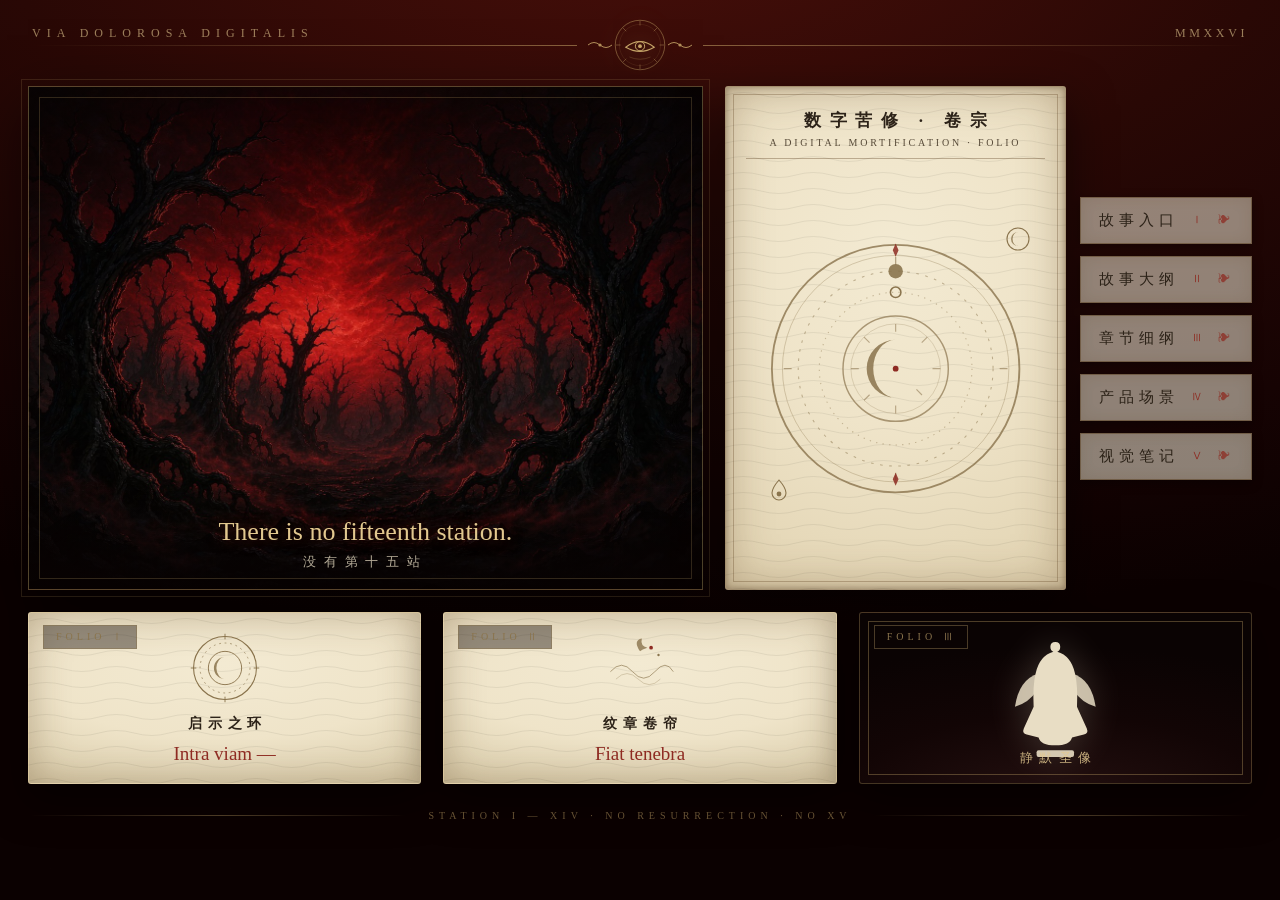
<file: interface.html>
<!DOCTYPE html>
<html lang="zh-CN">
<head>
<meta charset="UTF-8">
<meta name="viewport" content="width=device-width, initial-scale=1.0">
<title>没有第十五站 · VIA DOLOROSA DIGITALIS</title>
<link rel="icon" href="data:image/svg+xml,%3Csvg xmlns='http://www.w3.org/2000/svg' viewBox='0 0 72 72'%3E%3Ccircle cx='36' cy='36' r='34' fill='%230c0708'/%3E%3Ccircle cx='36' cy='36' r='30' fill='none' stroke='%235e1a14' stroke-width='3'/%3E%3Cpath d='M17 39 Q36 24 55 39 Q36 50 17 39 Z' fill='none' stroke='%23c9a86a' stroke-width='2.4'/%3E%3Ccircle cx='36' cy='37.5' r='5' fill='%23c9a86a'/%3E%3C/svg%3E">
<style>
  :root {
    --blood-deep: #2a0906;
    --blood: #4a120c;
    --blood-bright: #8e2b22;
    --blood-glow: #a83226;
    --gold: #c9a86a;
    --gold-bright: #e2c88f;
    --gold-dim: #8a744d;
    --ink: #2c2218;
    --ink-soft: #574a38;
    --paper: #efe4c9;
    --paper-deep: #e3d5b4;
    --serif: 'Songti SC', 'Noto Serif SC', 'STSong', 'SimSun', serif;
    --script: 'Snell Roundhand', 'Edwardian Script ITC', 'Zapfino', cursive;
  }
  * { margin: 0; padding: 0; box-sizing: border-box; }
  html, body { height: 100%; }
  body {
    font-family: var(--serif);
    color: var(--paper);
    background:
      radial-gradient(ellipse 120% 80% at 50% -10%, #4a100b 0%, #2a0906 42%, #170404 78%, #0c0202 100%);
    min-height: 100vh;
    overflow-x: hidden;
  }
  /* 暗红绒纹噪点 */
  body::before {
    content: ''; position: fixed; inset: 0; pointer-events: none; z-index: 0; opacity: .5;
    background-image: url("data:image/svg+xml,%3Csvg xmlns='http://www.w3.org/2000/svg' width='180' height='180'%3E%3Cfilter id='n'%3E%3CfeTurbulence type='fractalNoise' baseFrequency='.85' numOctaves='2'/%3E%3CfeColorMatrix values='0 0 0 0 0 0 0 0 0 0 0 0 0 0 0 0 0 0 .05 0'/%3E%3C/filter%3E%3Crect width='180' height='180' filter='url(%23n)'/%3E%3C/svg%3E");
  }
  .page { position: relative; z-index: 1; max-width: 1380px; margin: 0 auto; padding: 0 28px 34px; }

  /* ── 顶栏 ─────────────────────────── */
  .topbar {
    display: grid; grid-template-columns: 1fr auto 1fr; align-items: center;
    padding: 18px 0 14px;
  }
  .topbar .line { display: flex; align-items: center; gap: 10px; }
  .topbar .line.right { justify-content: flex-end; }
  .topbar .rule { flex: 1; height: 1px; background: linear-gradient(90deg, transparent, rgba(201,168,106,.55)); }
  .topbar .line.right .rule { background: linear-gradient(270deg, transparent, rgba(201,168,106,.55)); }
  .topbar .orn { color: var(--gold); opacity: .85; display: flex; }
  .brand-seal { width: 54px; height: 54px; color: var(--gold); display: block;
    filter: drop-shadow(0 0 10px rgba(201,168,106,.35)); animation: breathe 5.5s ease-in-out infinite; }
  @keyframes breathe { 0%,100% { filter: drop-shadow(0 0 8px rgba(201,168,106,.28)); } 50% { filter: drop-shadow(0 0 18px rgba(201,168,106,.55)); } }
  .topbar .wordmark {
    position: absolute; left: 32px; top: 26px; font-size: 12px; letter-spacing: .5em;
    color: rgba(226,200,143,.62); text-transform: uppercase;
  }
  .topbar .wordmark.r { left: auto; right: 32px; letter-spacing: .3em; }

  /* ── 主区 ─────────────────────────── */
  .stage {
    display: grid; grid-template-columns: 1.28fr 1fr; gap: 22px; align-items: stretch;
    min-height: 56vh;
  }
  /* 左：血色雾林 */
  .vision {
    position: relative; border: 1px solid rgba(201,168,106,.4); outline: 1px solid rgba(201,168,106,.16);
    outline-offset: 6px; overflow: hidden; min-height: 420px;
    background: #120303 url('assets/forest_blood.jpg') center/cover no-repeat;
    box-shadow: 0 22px 60px rgba(0,0,0,.6), inset 0 0 90px rgba(10,2,2,.55);
  }
  .vision::after {
    content: ''; position: absolute; inset: 10px; border: 1px solid rgba(201,168,106,.22); pointer-events: none;
  }
  .vision .caption {
    position: absolute; left: 0; right: 0; bottom: 0; padding: 46px 26px 18px;
    background: linear-gradient(180deg, transparent, rgba(8,2,2,.82));
    text-align: center;
  }
  .vision .caption .en { font-family: var(--script); font-size: 26px; color: var(--gold-bright);
    text-shadow: 0 0 16px rgba(168,50,38,.5); }
  .vision .caption .zh { margin-top: 6px; font-size: 13px; letter-spacing: .6em; color: rgba(239,228,201,.75); }
  .vision .veil { position: absolute; inset: 0; background: radial-gradient(ellipse at 50% 62%, transparent 40%, rgba(10,2,2,.5) 100%); }

  /* 右：羊皮纸导航面板 */
  .panel-wrap { display: grid; grid-template-columns: 1fr 172px; gap: 14px; min-height: 420px; }
  .parch {
    position: relative; border-radius: 3px;
    background:
      url("data:image/svg+xml,%3Csvg xmlns='http://www.w3.org/2000/svg' width='140' height='16'%3E%3Cpath d='M0 8 Q 17 3 35 8 T 70 8 T 105 8 T 140 8' fill='none' stroke='%232c2218' stroke-opacity='.1' stroke-width='.8'/%3E%3C/svg%3E"),
      radial-gradient(ellipse 90% 70% at 50% 34%, #f3ead2 0%, var(--paper) 48%, var(--paper-deep) 100%);
    box-shadow: inset 0 0 46px rgba(87,58,26,.34), inset 0 0 6px rgba(60,38,14,.4), 0 18px 46px rgba(0,0,0,.55);
    border: 1px solid rgba(87,58,26,.45);
    padding: 22px 20px 18px;
    display: flex; flex-direction: column;
  }
  .parch::after { content:''; position: absolute; inset: 7px; border: 1px solid rgba(87,58,26,.3); pointer-events: none; }
  .parch .ph {
    text-align: center; color: var(--ink); padding-bottom: 10px; margin-bottom: 8px;
    border-bottom: 1px solid rgba(87,58,26,.35); position: relative;
  }
  .parch .ph .t { font-size: 17px; letter-spacing: .5em; text-indent: .5em; font-weight: 700; }
  .parch .ph .s { margin-top: 5px; font-size: 10px; letter-spacing: .28em; color: var(--ink-soft); text-transform: uppercase; }
  /* 罗盘区 */
  .compass-zone { flex: 1; display: flex; align-items: center; justify-content: center; position: relative; }
  .compass { width: min(88%, 300px); aspect-ratio: 1; color: var(--gold-dim); position: relative; }
  .compass svg { width: 100%; height: 100%; display: block; }
  .compass .orbit { animation: spin 80s linear infinite; transform-origin: 50% 50%; }
  .compass .orbit.rev { animation: spin 120s linear infinite reverse; }
  @keyframes spin { to { transform: rotate(360deg); } }
  .compass-dot { position: absolute; color: var(--ink-soft); display: flex; flex-direction: column; align-items: center; gap: 3px; font-size: 10px; letter-spacing: .2em; }
  .compass-dot svg { width: 30px; height: 30px; color: var(--gold-dim); }

  /* 右列按钮 */
  .menu { display: flex; flex-direction: column; gap: 12px; justify-content: center; }
  .menu a {
    display: flex; align-items: center; justify-content: space-between; gap: 8px;
    padding: 13px 16px; text-decoration: none;
    font-size: 15px; letter-spacing: .34em; text-indent: .1em;
    color: var(--ink); background: rgba(243,234,214,.55);
    border: 1px solid rgba(87,58,26,.5);
    box-shadow: inset 0 0 14px rgba(87,58,26,.14), 0 3px 10px rgba(0,0,0,.35);
    position: relative; transition: all .28s ease;
  }
  .menu a::after { content: '❧'; font-size: 13px; color: var(--blood-bright); opacity: .75; transition: transform .28s; }
  .menu a:hover {
    background: #f7efdc; border-color: var(--gold-dim); transform: translateX(-4px);
    box-shadow: inset 0 0 16px rgba(142,43,34,.12), 0 6px 18px rgba(0,0,0,.45), 0 0 0 1px rgba(201,168,106,.35);
  }
  .menu a:hover::after { transform: translateX(-3px); opacity: 1; }
  .menu a .num { font-size: 10px; letter-spacing: .1em; color: var(--blood-bright); font-family: Georgia, serif; }

  /* ── 底部三卡 ─────────────────────── */
  .cards { display: grid; grid-template-columns: 1fr 1fr 1fr; gap: 22px; margin-top: 22px; }
  .card {
    position: relative; border-radius: 3px; min-height: 172px; overflow: hidden;
    border: 1px solid rgba(201,168,106,.3);
    box-shadow: 0 16px 40px rgba(0,0,0,.5);
    transition: transform .3s ease, box-shadow .3s ease, border-color .3s;
  }
  .card:hover { transform: translateY(-5px); border-color: rgba(201,168,106,.6); box-shadow: 0 24px 52px rgba(0,0,0,.6), 0 0 24px rgba(168,50,38,.18); }
  .card .tag {
    position: absolute; top: 12px; left: 14px; z-index: 3;
    font-size: 10px; letter-spacing: .4em; color: var(--gold-dim);
    padding: 4px 10px 4px 12px; border: 1px solid rgba(138,116,77,.5); background: rgba(12,4,4,.4);
  }
  /* 羊皮纸卡 */
  .card.parchcard {
    background:
      url("data:image/svg+xml,%3Csvg xmlns='http://www.w3.org/2000/svg' width='140' height='16'%3E%3Cpath d='M0 8 Q 17 3 35 8 T 70 8 T 105 8 T 140 8' fill='none' stroke='%232c2218' stroke-opacity='.1' stroke-width='.8'/%3E%3C/svg%3E"),
      radial-gradient(ellipse 90% 80% at 50% 30%, #f3ead2 0%, var(--paper) 55%, #dccfae 100%);
    box-shadow: inset 0 0 40px rgba(87,58,26,.32), 0 16px 40px rgba(0,0,0,.5);
    display: flex; flex-direction: column; align-items: center; justify-content: center; gap: 10px;
    color: var(--ink); text-align: center; padding: 18px;
  }
  .card.parchcard .emblem { width: 74px; height: 74px; color: var(--gold-dim); }
  .card.parchcard .ct { font-size: 14px; letter-spacing: .42em; text-indent: .42em; font-weight: 700; }
  .card.parchcard .cs { font-size: 10.5px; letter-spacing: .2em; color: var(--ink-soft); }
  .card.parchcard .hand { font-family: var(--script); font-size: 19px; color: var(--blood-bright); }
  /* 黑卡 + 雕像 */
  .card.darkcard {
    background:
      radial-gradient(ellipse 100% 90% at 50% 110%, #241010 0%, #120505 55%, #0a0303 100%);
    display: flex; align-items: center; justify-content: center; padding: 16px;
  }
  .card.darkcard::before { content:''; position: absolute; inset: 8px; border: 1px solid rgba(201,168,106,.35); pointer-events: none; }
  .card.darkcard .statue { height: 128px; color: #e8ddc4; filter: drop-shadow(0 0 18px rgba(232,221,196,.22)); }
  .card.darkcard .ct { position: absolute; bottom: 16px; left: 0; right: 0; text-align: center;
    font-size: 13px; letter-spacing: .5em; text-indent: .5em; color: rgba(226,200,143,.85); }

  .foot { margin-top: 26px; display: flex; align-items: center; gap: 16px; }
  .foot .rule { flex: 1; height: 1px; background: linear-gradient(90deg, transparent, rgba(201,168,106,.4), transparent); }
  .foot .txt { font-size: 10px; letter-spacing: .5em; color: rgba(201,168,106,.55); text-transform: uppercase; }

  @media (max-width: 1024px) {
    .stage { grid-template-columns: 1fr; }
    .cards { grid-template-columns: 1fr; }
    .panel-wrap { min-height: 380px; }
    .topbar .wordmark { display: none; }
  }
</style>
</head>
<body>
<div class="page">

  <!-- ── 顶栏 ── -->
  <header class="topbar">
    <span class="wordmark">VIA DOLOROSA DIGITALIS</span>
    <div class="line">
      <div class="rule"></div>
      <span class="orn"><svg width="26" height="12" viewBox="0 0 26 12"><path d="M1 6 Q7 1 13 6 T25 6" fill="none" stroke="currentColor" stroke-width="1"/><circle cx="13" cy="6" r="1.6" fill="currentColor"/></svg></span>
    </div>
    <!-- 全视之眼徽章 -->
    <svg class="brand-seal" viewBox="0 0 72 72" aria-hidden="true">
      <circle cx="36" cy="36" r="33" fill="none" stroke="currentColor" stroke-opacity=".55" stroke-width="1.1"/>
      <circle cx="36" cy="36" r="27.5" fill="none" stroke="currentColor" stroke-opacity=".22" stroke-width=".7"/>
      <g stroke="currentColor" stroke-opacity=".5" stroke-width="1" stroke-linecap="round">
        <path d="M36 4.5v5M36 62.5v5M4.5 36h5M62.5 36h5M13.8 13.8l3.5 3.5M54.7 54.7l3.5 3.5M58.2 13.8l-3.5 3.5M17.3 54.7l-3.5 3.5"/>
      </g>
      <path d="M17 39 Q36 24 55 39 Q36 50 17 39 Z" fill="none" stroke="currentColor" stroke-width="1.4"/>
      <circle cx="36" cy="37.5" r="6.2" fill="none" stroke="currentColor" stroke-width="1.3"/>
      <circle cx="36" cy="37.5" r="2.5" fill="currentColor"/>
      <path d="M22 52 Q36 58 50 52" fill="none" stroke="currentColor" stroke-opacity=".4" stroke-width=".8"/>
    </svg>
    <div class="line right">
      <span class="orn"><svg width="26" height="12" viewBox="0 0 26 12"><path d="M1 6 Q7 1 13 6 T25 6" fill="none" stroke="currentColor" stroke-width="1"/><circle cx="13" cy="6" r="1.6" fill="currentColor"/></svg></span>
      <div class="rule"></div>
    </div>
    <span class="wordmark r">MMXXVI</span>
  </header>

  <!-- ── 主区 ── -->
  <main class="stage">
    <!-- 左：血色雾林 -->
    <figure class="vision">
      <div class="veil"></div>
      <figcaption class="caption">
        <div class="en">There is no fifteenth station.</div>
        <div class="zh">没有第十五站</div>
      </figcaption>
    </figure>

    <!-- 右：羊皮纸面板 + 菜单列 -->
    <div class="panel-wrap">
      <section class="parch">
        <div class="ph">
          <div class="t">数字苦修 · 卷宗</div>
          <div class="s">A Digital Mortification · Folio</div>
        </div>
        <div class="compass-zone">
          <div class="compass">
            <svg viewBox="0 0 200 200" aria-hidden="true">
              <g fill="none" stroke="currentColor">
                <circle cx="100" cy="100" r="94" stroke-opacity=".8" stroke-width="1.4"/>
                <circle cx="100" cy="100" r="86" stroke-opacity=".35" stroke-width=".7"/>
                <g class="orbit">
                  <circle cx="100" cy="100" r="74" stroke-opacity=".5" stroke-width=".8" stroke-dasharray="2 5"/>
                  <circle cx="100" cy="26" r="5.5" fill="currentColor" stroke="none" fill-opacity=".9"/>
                  <path d="M100 15 v6 M100 179 v6 M15 100 h6 M179 100 h6" stroke-opacity=".6" stroke-width="1"/>
                </g>
                <g class="orbit rev">
                  <circle cx="100" cy="100" r="58" stroke-opacity=".45" stroke-width=".8" stroke-dasharray="1 4"/>
                  <circle cx="100" cy="42" r="4" fill="none" stroke="currentColor" stroke-width="1.2"/>
                </g>
                <circle cx="100" cy="100" r="40" stroke-opacity=".7" stroke-width="1.1"/>
                <circle cx="100" cy="100" r="34" stroke-opacity=".3" stroke-width=".6"/>
                <!-- 内环刻度 -->
                <g stroke-opacity=".55" stroke-width=".9">
                  <path d="M100 66 v6 M100 128 v6 M66 100 h6 M128 100 h6 M76 76 l4.2 4.2 M120 120 l-4.2 -4.2 M124 76 l-4.2 4.2 M76 124 l4.2 -4.2"/>
                </g>
                <!-- 中心月相 -->
                <path d="M100 78 a22 22 0 1 0 0 44 a17 22 0 1 1 0 -44" fill="currentColor" fill-opacity=".85" stroke="none"/>
                <circle cx="100" cy="100" r="2.2" fill="#8e2b22" stroke="none"/>
                <!-- 血红四向小饰 -->
                <g fill="#8e2b22" stroke="none" fill-opacity=".85">
                  <path d="M100 8 l2.2 5 -2.2 5 -2.2 -5 Z M100 182 l2.2 5 -2.2 5 -2.2 -5 Z" transform="translate(0 -3)"/>
                </g>
              </g>
            </svg>
          </div>
          <div class="compass-dot" style="right: 4%; top: 14%;">
            <svg viewBox="0 0 30 30" fill="none" stroke="currentColor"><circle cx="15" cy="15" r="11" stroke-width="1.1"/><path d="M15 8 a7 7 0 1 0 0 14 a5.4 7 0 1 1 0 -14" fill="currentColor" fill-opacity=".8" stroke="none"/></svg>
          </div>
          <div class="compass-dot" style="left: 6%; bottom: 16%;">
            <svg viewBox="0 0 30 30" fill="none" stroke="currentColor" stroke-width="1.1"><path d="M15 4 Q22 12 22 17 a7 7 0 1 1 -14 0 Q8 12 15 4 Z"/><circle cx="15" cy="18" r="2.4" fill="currentColor" stroke="none"/></svg>
          </div>
        </div>
      </section>

      <!-- 菜单列 -->
      <nav class="menu" aria-label="卷宗导航">
        <a href="#">故事入口<span class="num">Ⅰ</span></a>
        <a href="#">故事大纲<span class="num">Ⅱ</span></a>
        <a href="#">章节细纲<span class="num">Ⅲ</span></a>
        <a href="#">产品场景<span class="num">Ⅳ</span></a>
        <a href="#">视觉笔记<span class="num">Ⅴ</span></a>
      </nav>
    </div>
  </main>

  <!-- ── 底部三卡 ── -->
  <section class="cards">
    <div class="card parchcard">
      <span class="tag">FOLIO Ⅰ</span>
      <svg class="emblem" viewBox="0 0 80 80" fill="none" stroke="currentColor">
        <circle cx="40" cy="40" r="34" stroke-width="1.2"/>
        <circle cx="40" cy="40" r="27" stroke-width=".7" stroke-dasharray="2 4"/>
        <circle cx="40" cy="40" r="18" stroke-width="1"/>
        <path d="M40 28 a12 12 0 1 0 0 24 a9.3 12 0 1 1 0 -24" fill="currentColor" fill-opacity=".85" stroke="none"/>
        <path d="M40 3 v6 M40 71 v6 M3 40 h6 M71 40 h6" stroke-width="1"/>
      </svg>
      <div class="ct">启示之环</div>
      <div class="hand">Intra viam —</div>
    </div>

    <div class="card parchcard">
      <span class="tag">FOLIO Ⅱ</span>
      <svg class="emblem" viewBox="0 0 80 80" fill="none" stroke="currentColor" stroke-width="1">
        <path d="M8 44 Q20 30 32 44 T56 44 T76 44" stroke-opacity=".7"/>
        <path d="M14 52 Q26 40 38 52 T62 52" stroke-opacity=".4" stroke-width=".8"/>
        <path d="M40 22 q-8 -12 2 -14 q-2 8 6 10 q-6 2 -8 4 Z" fill="currentColor" fill-opacity=".8" stroke="none"/>
        <circle cx="52" cy="18" r="2" fill="#8e2b22" stroke="none"/>
        <circle cx="60" cy="26" r="1.3" fill="currentColor" stroke="none"/>
      </svg>
      <div class="ct">纹章卷帘</div>
      <div class="hand">Fiat tenebra</div>
    </div>

    <div class="card darkcard">
      <span class="tag">FOLIO Ⅲ</span>
      <!-- 雕像剪影：拱手肃立的天使 -->
      <svg class="statue" viewBox="0 0 90 130" fill="currentColor" aria-hidden="true">
        <path d="M45 8 q5 0 5 5 q0 4 -3 5 q14 4 18 22 q3 12 2 34 l10 22 q2 5 -3 6 l-12 3 q-2 8 -17 8 t-17 -8 l-12 -3 q-5 -1 -3 -6 l10 -22 q-1 -22 2 -34 q4 -18 18 -22 q-3 -1 -3 -5 q0 -5 5 -5 Z"/>
        <!-- 翼 -->
        <path d="M28 40 q-20 6 -24 34 q14 -4 22 -16 Z" fill-opacity=".85"/>
        <path d="M62 40 q20 6 24 34 q-14 -4 -22 -16 Z" fill-opacity=".85"/>
        <!-- 底座 -->
        <rect x="26" y="118" width="38" height="7" rx="2" fill-opacity=".9"/>
      </svg>
      <div class="ct">静默圣像</div>
    </div>
  </section>

  <footer class="foot">
    <div class="rule"></div>
    <span class="txt">STATION I — XIV · NO RESURRECTION · NO XV</span>
    <div class="rule"></div>
  </footer>
</div>
</body>
</html>
</file>
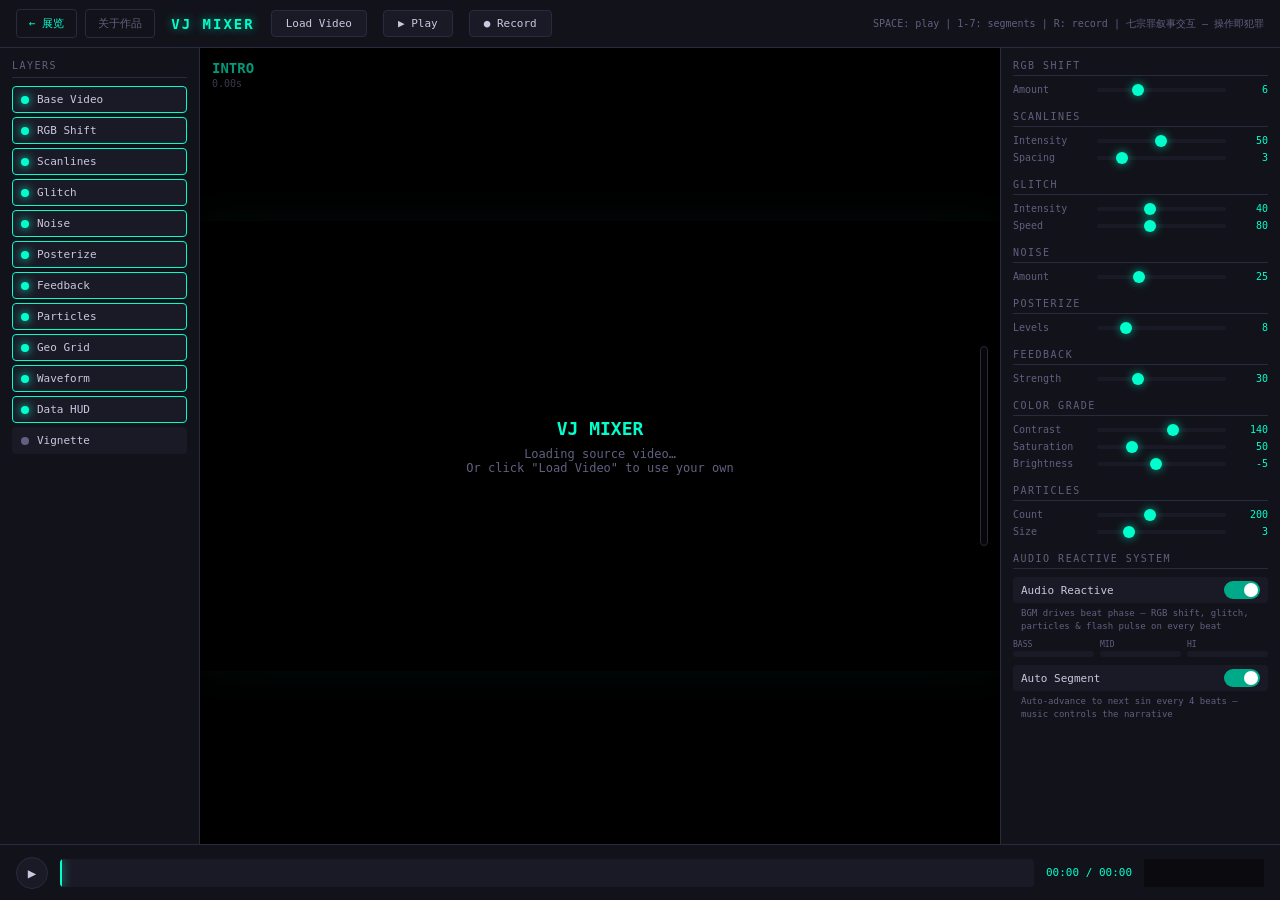
<file: vj-mixer.html>
<!DOCTYPE html>
<html lang="zh-CN">
<head>
<meta charset="UTF-8">
<meta name="viewport" content="width=device-width, initial-scale=1.0">
<title>VJ MIXER — AI时代的七宗罪 | TouchDesigner Style</title>
<style>
/* ================================================================
   VJ MIXER — Interactive Visual Engine
   ================================================================
   A browser-based VJ tool inspired by TouchDesigner / Resolume.
   Load a video, apply real-time VJ effects, generate overlay graphics,
   and mix audio-reactive visuals.

   HOW TO USE:
   1. Click "Load Video" and select your video file
   2. Use the sliders and toggles to control effects
   3. Press SPACE to play/pause
   4. Press 1-7 to jump between sin segments
   5. Press R to record output

   This file IS a project file — modify the effect functions in
   the <script> section to create your own visual character.
   ================================================================ */

* { margin:0; padding:0; box-sizing:border-box; }
:root {
  --bg: #0a0a0f;
  --panel: #12121a;
  --panel-light: #1a1a26;
  --border: #2a2a3e;
  --text: #c8c8e0;
  --text-dim: #606080;
  --accent: #00ffcc;
  --accent-dim: #00aa88;
  --warn: #ff4466;
  --glow: 0 0 10px;
}
body {
  background: var(--bg);
  color: var(--text);
  font-family: 'SF Mono','Monaco','Consolas',monospace;
  font-size: 12px;
  overflow: hidden;
  height: 100vh;
  display: flex;
  flex-direction: column;
}

/* Top bar */
.topbar {
  background: var(--panel);
  border-bottom: 1px solid var(--border);
  padding: 8px 16px;
  display: flex;
  align-items: center;
  gap: 16px;
  height: 48px;
  flex-shrink: 0;
}
.topbar h1 {
  font-size: 14px;
  font-weight: 600;
  letter-spacing: 2px;
  color: var(--accent);
  text-shadow: var(--glow) var(--accent-dim);
}
.topbar .btn {
  background: var(--panel-light);
  border: 1px solid var(--border);
  color: var(--text);
  padding: 6px 14px;
  cursor: pointer;
  font-family: inherit;
  font-size: 11px;
  border-radius: 4px;
  transition: all .15s;
}
.topbar .btn:hover { border-color: var(--accent); color: var(--accent); }
.topbar .btn.active { background: var(--accent); color: #000; }
.topbar .info { color: var(--text-dim); font-size: 10px; margin-left: auto; }

/* Main layout */
.main {
  display: flex;
  flex: 1;
  overflow: hidden;
}

/* Left panel — layers */
.left-panel {
  width: 200px;
  background: var(--panel);
  border-right: 1px solid var(--border);
  padding: 12px;
  overflow-y: auto;
  flex-shrink: 0;
}
.panel-title {
  font-size: 10px;
  text-transform: uppercase;
  letter-spacing: 1.5px;
  color: var(--text-dim);
  margin-bottom: 8px;
  padding-bottom: 6px;
  border-bottom: 1px solid var(--border);
}
.layer-item {
  display: flex;
  align-items: center;
  gap: 8px;
  padding: 6px 8px;
  margin-bottom: 4px;
  background: var(--panel-light);
  border-radius: 4px;
  cursor: pointer;
  transition: all .15s;
  border: 1px solid transparent;
}
.layer-item:hover { border-color: var(--border); }
.layer-item.active { border-color: var(--accent); }
.layer-item .dot {
  width: 8px; height: 8px;
  border-radius: 50%;
  background: var(--text-dim);
  transition: all .15s;
}
.layer-item.active .dot { background: var(--accent); box-shadow: var(--glow) var(--accent); }
.layer-item span { font-size: 11px; }

/* Center — canvas */
.canvas-wrap {
  flex: 1;
  display: flex;
  flex-direction: column;
  align-items: center;
  justify-content: center;
  background: #000;
  position: relative;
  overflow: hidden;
}
#vjCanvas {
  max-width: 100%;
  max-height: 100%;
  background: #000;
  box-shadow: 0 0 40px rgba(0,255,204,0.05);
}
#videoEl { display: none; }

/* Overlay info on canvas */
.canvas-overlay {
  position: absolute;
  top: 12px; left: 12px;
  font-size: 10px;
  color: var(--accent);
  opacity: 0.6;
  pointer-events: none;
}
.canvas-overlay .seg-name {
  font-size: 14px;
  font-weight: 600;
  margin-bottom: 2px;
}
.canvas-overlay .seg-time { color: var(--text-dim); }

/* Right panel — controls */
.right-panel {
  width: 280px;
  background: var(--panel);
  border-left: 1px solid var(--border);
  padding: 12px;
  overflow-y: auto;
  flex-shrink: 0;
}
.control-group {
  margin-bottom: 16px;
}
.control-group .group-title {
  font-size: 10px;
  text-transform: uppercase;
  letter-spacing: 1.5px;
  color: var(--text-dim);
  margin-bottom: 8px;
  padding-bottom: 4px;
  border-bottom: 1px solid var(--border);
}
.slider-row {
  display: flex;
  align-items: center;
  gap: 8px;
  margin-bottom: 6px;
}
.slider-row label {
  width: 80px;
  font-size: 10px;
  color: var(--text-dim);
}
.slider-row input[type=range] {
  flex: 1;
  height: 4px;
  -webkit-appearance: none;
  background: var(--panel-light);
  border-radius: 2px;
  outline: none;
}
.slider-row input[type=range]::-webkit-slider-thumb {
  -webkit-appearance: none;
  width: 12px; height: 12px;
  border-radius: 50%;
  background: var(--accent);
  cursor: pointer;
  box-shadow: var(--glow) var(--accent-dim);
}
.slider-row .val {
  width: 36px;
  text-align: right;
  font-size: 10px;
  color: var(--accent);
}
.toggle-row {
  display: flex;
  align-items: center;
  justify-content: space-between;
  margin-bottom: 6px;
  padding: 4px 8px;
  background: var(--panel-light);
  border-radius: 4px;
}
.toggle-row label { font-size: 11px; }
.toggle {
  width: 36px; height: 18px;
  background: var(--border);
  border-radius: 9px;
  position: relative;
  cursor: pointer;
  transition: all .2s;
}
.toggle.on { background: var(--accent-dim); }
.toggle::after {
  content: '';
  position: absolute;
  width: 14px; height: 14px;
  border-radius: 50%;
  background: var(--text-dim);
  top: 2px; left: 2px;
  transition: all .2s;
}
.toggle.on::after { left: 20px; background: #fff; }

/* Bottom bar — timeline */
.bottom-bar {
  background: var(--panel);
  border-top: 1px solid var(--border);
  padding: 8px 16px;
  display: flex;
  align-items: center;
  gap: 12px;
  height: 56px;
  flex-shrink: 0;
}
.transport-btn {
  background: var(--panel-light);
  border: 1px solid var(--border);
  color: var(--text);
  width: 32px; height: 32px;
  border-radius: 50%;
  display: flex;
  align-items: center;
  justify-content: center;
  cursor: pointer;
  font-size: 14px;
  transition: all .15s;
}
.transport-btn:hover { border-color: var(--accent); color: var(--accent); }
.timeline {
  flex: 1;
  height: 28px;
  background: var(--panel-light);
  border-radius: 4px;
  position: relative;
  cursor: pointer;
  overflow: hidden;
}
.timeline-seg {
  position: absolute;
  top: 0; bottom: 0;
  border-right: 1px solid var(--border);
  display: flex;
  align-items: center;
  padding-left: 6px;
  font-size: 9px;
  color: var(--text-dim);
  transition: all .15s;
}
.timeline-seg.active { color: var(--accent); background: rgba(0,255,204,0.08); }
.timeline-cursor {
  position: absolute;
  top: 0; bottom: 0;
  width: 2px;
  background: var(--accent);
  box-shadow: var(--glow) var(--accent);
  z-index: 2;
}
.time-display {
  font-size: 11px;
  color: var(--accent);
  min-width: 80px;
  text-align: center;
}

/* Audio viz */
#audioViz {
  width: 120px;
  height: 28px;
}

/* Scrollbar */
::-webkit-scrollbar { width: 6px; }
::-webkit-scrollbar-track { background: var(--bg); }
::-webkit-scrollbar-thumb { background: var(--border); border-radius: 3px; }

/* Hint */
.hint {
  position: absolute;
  top: 50%; left: 50%;
  transform: translate(-50%,-50%);
  text-align: center;
  color: var(--text-dim);
  pointer-events: none;
}
.hint h2 { font-size: 18px; margin-bottom: 8px; color: var(--accent); }
.hint p { font-size: 12px; }

/* ================================================================
   NARRATIVE INTERACTION — Seven Sins Theme
   ================================================================ */

/* Narrative text overlay — positioned to the right of top-left segment name */
.sin-narrative {
  position: absolute;
  top: 10px;
  left: 90px;
  text-align: left;
  pointer-events: none;
  z-index: 5;
  opacity: 0;
  transition: opacity 0.6s ease;
}
.sin-narrative.visible { opacity: 1; }
.sin-narrative .sin-title {
  display: none; /* eliminated: segment name already shown in canvas-overlay */
}
.sin-narrative .sin-quote {
  font-family: 'Noto Sans SC', 'Microsoft YaHei', sans-serif;
  font-size: 13px;
  font-weight: 500;
  font-style: normal;
  color: #fff;
  opacity: 0.92;
  margin-bottom: 3px;
  letter-spacing: 0.5px;
  text-shadow: 0 1px 4px rgba(0,0,0,0.8);
}
.sin-narrative .sin-hint {
  font-size: 10px;
  letter-spacing: 1.5px;
  color: var(--accent);
  opacity: 0.75;
  text-shadow: 0 1px 4px rgba(0,0,0,0.8);
}
@keyframes sinGlow {
  0% { text-shadow: 0 0 15px currentColor, 0 0 30px currentColor; }
  100% { text-shadow: 0 0 25px currentColor, 0 0 50px currentColor; }
}
@keyframes pulse {
  0%, 100% { opacity: 0.4; }
  50% { opacity: 0.8; }
}

/* Judgment meter */
.judgment-meter {
  position: absolute;
  right: 12px;
  top: 50%;
  transform: translateY(-50%);
  width: 8px;
  height: 200px;
  background: rgba(10,10,15,0.7);
  border: 1px solid var(--border);
  border-radius: 4px;
  overflow: hidden;
  z-index: 5;
  pointer-events: none;
}
.judgment-meter .fill {
  position: absolute;
  bottom: 0; left: 0; right: 0;
  background: linear-gradient(to top, #ff4466, #ff8800, #ffcc00);
  transition: height 0.5s ease;
  border-radius: 3px;
}
.judgment-meter .label {
  position: absolute;
  top: -18px;
  left: 50%;
  transform: translateX(-50%);
  font-size: 7px;
  letter-spacing: 1px;
  color: var(--warn);
  white-space: nowrap;
}
.judgment-meter .count {
  position: absolute;
  bottom: -16px;
  left: 50%;
  transform: translateX(-50%);
  font-size: 8px;
  color: var(--text-dim);
  white-space: nowrap;
}

/* Sin transition flash */
.sin-flash {
  position: absolute;
  top: 0; left: 0; right: 0; bottom: 0;
  display: flex;
  align-items: center;
  justify-content: center;
  z-index: 10;
  pointer-events: none;
  opacity: 0;
}
.sin-flash .flash-text {
  font-size: 72px;
  font-weight: 900;
  letter-spacing: 8px;
  color: #fff;
  text-shadow: 0 0 30px #fff, 0 0 60px currentColor;
}
.sin-flash.active {
  animation: flashSeq 0.8s ease-out forwards;
}
@keyframes flashSeq {
  0% { opacity: 0; }
  10% { opacity: 1; background: rgba(255,255,255,0.3); }
  20% { opacity: 0.9; background: transparent; }
  100% { opacity: 0; background: transparent; }
}

/* Judgment final flash */
.judgment-final {
  position: absolute;
  top: 0; left: 0; right: 0; bottom: 0;
  background: #fff;
  z-index: 20;
  pointer-events: none;
  opacity: 0;
}
.judgment-final.active {
  animation: judgmentFlash 3s ease-out forwards;
}
@keyframes judgmentFlash {
  0% { opacity: 0; }
  5% { opacity: 1; }
  15% { opacity: 1; }
  40% { opacity: 0.8; background: #ff4466; }
  100% { opacity: 0; background: #000; }
}

/* Interaction cursor aura */
.cursor-aura {
  position: absolute;
  width: 40px; height: 40px;
  border-radius: 50%;
  pointer-events: none;
  z-index: 4;
  transform: translate(-50%, -50%);
  transition: opacity 0.3s;
  opacity: 0;
}
.cursor-aura.active { opacity: 0.5; }
</style>
</head>
<body>

<!-- ============ TOP BAR ============ -->
<div class="topbar">
  <div style="display:flex;align-items:center;gap:8px;">
    <a href="index.html" style="text-decoration:none;color:var(--accent);font-size:11px;border:1px solid var(--border);padding:6px 12px;border-radius:4px;transition:all .15s;" onmouseover="this.style.borderColor='var(--accent)'" onmouseout="this.style.borderColor='var(--border)'">← 展览</a>
    <a href="about.html" style="text-decoration:none;color:var(--text-dim);font-size:11px;border:1px solid var(--border);padding:6px 12px;border-radius:4px;transition:all .15s;" onmouseover="this.style.borderColor='var(--accent)';this.style.color='var(--accent)'" onmouseout="this.style.borderColor='var(--border)';this.style.color='var(--text-dim)'">关于作品</a>
  </div>
  <h1>VJ MIXER</h1>
  <button class="btn" onclick="loadVideo()">Load Video</button>
  <button class="btn" id="playBtn" onclick="togglePlay()">▶ Play</button>
  <button class="btn" id="recBtn" onclick="toggleRecord()">● Record</button>
  <span class="info">SPACE: play | 1-7: segments | R: record | 七宗罪叙事交互 — 操作即犯罪</span>
</div>

<!-- ============ MAIN LAYOUT ============ -->
<div class="main">

  <!-- LEFT: Layers -->
  <div class="left-panel">
    <div class="panel-title">Layers</div>
    <div class="layer-item active" data-layer="base"><div class="dot"></div><span>Base Video</span></div>
    <div class="layer-item active" data-layer="rgbshift"><div class="dot"></div><span>RGB Shift</span></div>
    <div class="layer-item active" data-layer="scanlines"><div class="dot"></div><span>Scanlines</span></div>
    <div class="layer-item active" data-layer="glitch"><div class="dot"></div><span>Glitch</span></div>
    <div class="layer-item active" data-layer="noise"><div class="dot"></div><span>Noise</span></div>
    <div class="layer-item active" data-layer="posterize"><div class="dot"></div><span>Posterize</span></div>
    <div class="layer-item active" data-layer="feedback"><div class="dot"></div><span>Feedback</span></div>
    <div class="layer-item active" data-layer="particles"><div class="dot"></div><span>Particles</span></div>
    <div class="layer-item active" data-layer="grid"><div class="dot"></div><span>Geo Grid</span></div>
    <div class="layer-item active" data-layer="waveform"><div class="dot"></div><span>Waveform</span></div>
    <div class="layer-item active" data-layer="data"><div class="dot"></div><span>Data HUD</span></div>
    <div class="layer-item" data-layer="vignette"><div class="dot"></div><span>Vignette</span></div>
  </div>

  <!-- CENTER: Canvas -->
  <div class="canvas-wrap">
    <canvas id="vjCanvas" width="1280" height="720"></canvas>
    <video id="videoEl" muted playsinline></video>
    <!-- BGM: cinematic / futuristic / metallic electronic score -->
    <audio id="bgmEl" src="assets/audio/vj_bgm.mp3" loop preload="auto"></audio>
    <div class="canvas-overlay">
      <div class="seg-name" id="segName">INTRO</div>
      <div class="seg-time" id="segTime">0.00s</div>
    </div>
    <div class="hint" id="hint">
      <h2>VJ MIXER</h2>
      <p>Loading source video…<br>Or click "Load Video" to use your own</p>
    </div>
    <!-- Narrative overlay -->
    <div class="sin-narrative" id="sinNarrative">
      <div class="sin-title" id="sinTitle"></div>
      <div class="sin-quote" id="sinQuote"></div>
      <div class="sin-hint" id="sinHint"></div>
    </div>
    <!-- Judgment meter -->
    <div class="judgment-meter">
      <div class="label">JUDGMENT</div>
      <div class="fill" id="judgmentFill" style="height:0%"></div>
      <div class="count" id="judgmentCount">0 / 7</div>
    </div>
    <!-- Sin transition flash -->
    <div class="sin-flash" id="sinFlash">
      <div class="flash-text" id="flashText"></div>
    </div>
    <!-- Judgment final flash -->
    <div class="judgment-final" id="judgmentFinal"></div>
    <!-- Cursor aura -->
    <div class="cursor-aura" id="cursorAura"></div>
  </div>

  <!-- RIGHT: Controls -->
  <div class="right-panel">

    <div class="control-group">
      <div class="group-title">RGB Shift</div>
      <div class="slider-row">
        <label>Amount</label>
        <input type="range" id="rgbShiftAmt" min="0" max="20" value="6">
        <span class="val" id="rgbShiftAmtVal">6</span>
      </div>
    </div>

    <div class="control-group">
      <div class="group-title">Scanlines</div>
      <div class="slider-row">
        <label>Intensity</label>
        <input type="range" id="scanlineInt" min="0" max="100" value="50">
        <span class="val" id="scanlineIntVal">50</span>
      </div>
      <div class="slider-row">
        <label>Spacing</label>
        <input type="range" id="scanlineSpace" min="2" max="8" value="3">
        <span class="val" id="scanlineSpaceVal">3</span>
      </div>
    </div>

    <div class="control-group">
      <div class="group-title">Glitch</div>
      <div class="slider-row">
        <label>Intensity</label>
        <input type="range" id="glitchInt" min="0" max="100" value="40">
        <span class="val" id="glitchIntVal">40</span>
      </div>
      <div class="slider-row">
        <label>Speed</label>
        <input type="range" id="glitchSpeed" min="0" max="200" value="80">
        <span class="val" id="glitchSpeedVal">80</span>
      </div>
    </div>

    <div class="control-group">
      <div class="group-title">Noise</div>
      <div class="slider-row">
        <label>Amount</label>
        <input type="range" id="noiseAmt" min="0" max="80" value="25">
        <span class="val" id="noiseAmtVal">25</span>
      </div>
    </div>

    <div class="control-group">
      <div class="group-title">Posterize</div>
      <div class="slider-row">
        <label>Levels</label>
        <input type="range" id="posterizeLvl" min="2" max="32" value="8">
        <span class="val" id="posterizeLvlVal">8</span>
      </div>
    </div>

    <div class="control-group">
      <div class="group-title">Feedback</div>
      <div class="slider-row">
        <label>Strength</label>
        <input type="range" id="feedbackStr" min="0" max="100" value="30">
        <span class="val" id="feedbackStrVal">30</span>
      </div>
    </div>

    <div class="control-group">
      <div class="group-title">Color Grade</div>
      <div class="slider-row">
        <label>Contrast</label>
        <input type="range" id="contrast" min="50" max="200" value="140">
        <span class="val" id="contrastVal">140</span>
      </div>
      <div class="slider-row">
        <label>Saturation</label>
        <input type="range" id="saturation" min="0" max="200" value="50">
        <span class="val" id="saturationVal">50</span>
      </div>
      <div class="slider-row">
        <label>Brightness</label>
        <input type="range" id="brightness" min="-50" max="50" value="-5">
        <span class="val" id="brightnessVal">-5</span>
      </div>
    </div>

    <div class="control-group">
      <div class="group-title">Particles</div>
      <div class="slider-row">
        <label>Count</label>
        <input type="range" id="particleCount" min="0" max="500" value="200">
        <span class="val" id="particleCountVal">200</span>
      </div>
      <div class="slider-row">
        <label>Size</label>
        <input type="range" id="particleSize" min="1" max="10" value="3">
        <span class="val" id="particleSizeVal">3</span>
      </div>
    </div>

    <div class="control-group">
      <div class="group-title">Audio Reactive System</div>
      <div class="toggle-row">
        <label>Audio Reactive</label>
        <div class="toggle on" id="audioReactive" onclick="this.classList.toggle('on')"></div>
      </div>
      <div style="font-size:9px;color:var(--text-dim);margin:-2px 0 8px 8px;line-height:1.4;">
        BGM drives beat phase — RGB shift, glitch, particles & flash pulse on every beat
      </div>
      <!-- Live energy meters -->
      <div style="display:flex;gap:6px;margin-bottom:8px;">
        <div style="flex:1;">
          <div style="font-size:8px;color:var(--text-dim);margin-bottom:2px;">BASS</div>
          <div style="height:6px;background:var(--panel-light);border-radius:3px;overflow:hidden;">
            <div id="meterBass" style="height:100%;width:0%;background:#ff4466;transition:width .1s;"></div>
          </div>
        </div>
        <div style="flex:1;">
          <div style="font-size:8px;color:var(--text-dim);margin-bottom:2px;">MID</div>
          <div style="height:6px;background:var(--panel-light);border-radius:3px;overflow:hidden;">
            <div id="meterMid" style="height:100%;width:0%;background:#ffaa00;transition:width .1s;"></div>
          </div>
        </div>
        <div style="flex:1;">
          <div style="font-size:8px;color:var(--text-dim);margin-bottom:2px;">HI</div>
          <div style="height:6px;background:var(--panel-light);border-radius:3px;overflow:hidden;">
            <div id="meterTreble" style="height:100%;width:0%;background:#00ffcc;transition:width .1s;"></div>
          </div>
        </div>
      </div>
      <div class="toggle-row">
        <label>Auto Segment</label>
        <div class="toggle on" id="autoSegment" onclick="this.classList.toggle('on')"></div>
      </div>
      <div style="font-size:9px;color:var(--text-dim);margin:-2px 0 8px 8px;line-height:1.4;">
        Auto-advance to next sin every 4 beats — music controls the narrative
      </div>
    </div>

  </div>
</div>

<!-- ============ BOTTOM BAR ============ -->
<div class="bottom-bar">
  <div class="transport-btn" onclick="togglePlay()" id="playBtn2">▶</div>
  <div class="timeline" id="timeline" onclick="seekTo(event)">
    <div class="timeline-cursor" id="timelineCursor" style="left:0%"></div>
  </div>
  <div class="time-display" id="timeDisplay">00:00 / 00:00</div>
  <canvas id="audioViz" width="120" height="28"></canvas>
</div>

<script>
// ================================================================
// VJ MIXER — Real-time Visual Engine
// ================================================================
// Core rendering engine. Each function is a "node" in the visual
// chain, similar to TouchDesigner's operator network.
//
// DATA FLOW:
//   Video Frame → RGB Shift → Scanlines → Glitch → Noise
//                → Posterize → Feedback → Color Grade
//                → [Generative Overlay: Particles + Grid + Waveform]
//                → Vignette → Output Canvas
// ================================================================

const canvas = document.getElementById('vjCanvas');
const ctx = canvas.getContext('2d', { willReadFrequently: true });
const video = document.getElementById('videoEl');
const hint = document.getElementById('hint');

// Off-screen canvas for feedback buffer
const fbCanvas = document.createElement('canvas');
fbCanvas.width = canvas.width;
fbCanvas.height = canvas.height;
const fbCtx = fbCanvas.getContext('2d');

// Layer states
const layers = {
  base: true, rgbshift: true, scanlines: true, glitch: true,
  noise: true, posterize: true, feedback: true, particles: true,
  grid: true, waveform: true, data: true, vignette: false
};

// Seven Sins segments
const SEGMENTS = [
  { name: 'INTRO',    start: 0,   end: 5,   color: [200,200,200] },
  { name: 'GLUTTONY', start: 5,   end: 10,  color: [80,150,255] },
  { name: 'GREED',    start: 10,  end: 15,  color: [255,200,50] },
  { name: 'SLOTH',    start: 15,  end: 20,  color: [130,130,160] },
  { name: 'LUST',     start: 20,  end: 25,  color: [255,80,150] },
  { name: 'PRIDE',    start: 25,  end: 30,  color: [255,130,30] },
  { name: 'ENVY',     start: 30,  end: 35,  color: [50,230,80] },
  { name: 'WRATH',    start: 35,  end: 99,  color: [255,30,30] },
];

// ================================================================
// SEVEN SINS NARRATIVE DATA
// ================================================================
const SIN_DATA = {
  INTRO: {
    title: 'INTRO / 序章',
    quote: 'When AI can generate everything, how will human sins manifest?',
    cnQuote: '当AI能生成一切，人类的七宗罪将如何显形？',
    hint: 'OBSERVE — 等待罪之降临',
    interaction: 'none'
  },
  GLUTTONY: {
    title: 'GLUTTONY / 食欲',
    quote: 'Feast on everything, endlessly',
    cnQuote: '感官盛宴，欲罢不能',
    hint: 'CLICK — 点击画面刷新信息盛宴',
    interaction: 'click-feed'
  },
  GREED: {
    title: 'GREED / 贪婪',
    quote: 'Accumulate weight that is never enough',
    cnQuote: '积累永远不够的重量',
    hint: 'DRAG — 拖拽鼠标收集金粒',
    interaction: 'drag-collect'
  },
  SLOTH: {
    title: 'SLOTH / 懒惰',
    quote: 'Let everything stall in comfort',
    cnQuote: '让一切停滞在舒适里',
    hint: 'HOLD — 按住鼠标沉溺停滞',
    interaction: 'hold-indulge'
  },
  LUST: {
    title: 'LUST / 色欲',
    quote: 'A gravity field pulled by desire',
    cnQuote: '被欲望牵引的引力场',
    hint: 'MOVE — 移动鼠标释放渴望',
    interaction: 'move-desire'
  },
  PRIDE: {
    title: 'PRIDE / 傲慢',
    quote: 'Light that blooms only for itself',
    cnQuote: '光芒只为自己绽放',
    hint: 'DOUBLE-CLICK — 双击画面登神长阶',
    interaction: 'dblclick-ascend'
  },
  ENVY: {
    title: 'ENVY / 嫉妒',
    quote: 'Gazing at reflections that are not your own',
    cnQuote: '在镜中凝视不属于自己的倒影',
    hint: 'RIGHT-CLICK — 右键碎裂镜像',
    interaction: 'rightclick-mirror'
  },
  WRATH: {
    title: 'WRATH / 暴怒',
    quote: 'Burning to ash, pure and absolute',
    cnQuote: '燃烧至灰烬的纯粹',
    hint: 'SHAKE MOUSE — 快速移动释放怒火',
    interaction: 'shake-rage'
  }
};

// ================================================================
// INTERACTION STATE — tracks user "sins"
// ================================================================
const ix = {
  mouseX: 0, mouseY: 0,
  prevMouseX: 0, prevMouseY: 0,
  mouseVel: 0,
  isMouseDown: false,
  isDragging: false,
  // Gluttony: consuming black holes
  consumeBursts: [],
  // Greed: gold particles
  goldParticles: [],
  goldCount: 0,
  // Sloth: slow factor & fog
  slowFactor: 1.0,
  fogLevel: 0,
  // Lust: heat points
  heatPoints: [],
  // Pride: light shafts
  lightShafts: [],
  // Envy: mirror shards
  mirrorShards: [],
  // Wrath: rage intensity & shake
  rageIntensity: 0,
  shakeX: 0, shakeY: 0,
  // Judgment system
  sinMeter: 0,
  sinsCommitted: new Set(),
  currentSinIndex: -1,
  prevSinIndex: -1,
  judgmentTriggered: false
};

// Particle system
let particles = [];
let audioData = new Uint8Array(128);
let audioAnalyser = null;
let audioCtx = null;

// ── Audio-reactive state ──────────────────────────────────────────
let audioBass = 0;       // low-frequency energy (0-1)
let audioMid = 0;        // mid-frequency energy (0-1)
let audioTreble = 0;     // high-frequency energy (0-1)
let audioOverall = 0;    // overall energy (0-1)
let beatPhase = 0;       // decaying beat pulse (0-1)
let beatDetected = false;
let lastBeatTime = 0;
let bassHistory = [];    // rolling history for beat detection
let autoSegLastBeat = 0; // beat counter for auto-segment

// ================================================================
// VIDEO LOADING
// ================================================================
function loadVideo() {
  const input = document.createElement('input');
  input.type = 'file';
  input.accept = 'video/*';
  input.onchange = (e) => {
    const file = e.target.files[0];
    if (!file) return;
    const url = URL.createObjectURL(file);
    setVideoSource(url);
  };
  input.click();
}

function setVideoSource(url) {
  video.src = url;
  video.onloadedmetadata = () => {
    hint.style.display = 'none';
    initAudio();
    buildTimeline();
    render();
  };
}

// Auto-load the embedded source video on page open
window.addEventListener('load', () => {
  setVideoSource('assets/videos/vj_source.mp4');
});

function initAudio() {
  try {
    audioCtx = new (window.AudioContext || window.webkitAudioContext)();
    const bgm = document.getElementById('bgmEl');
    const source = audioCtx.createMediaElementSource(bgm);
    const analyser = audioCtx.createAnalyser();
    analyser.fftSize = 256;
    source.connect(analyser);
    analyser.connect(audioCtx.destination);
    audioAnalyser = analyser;
  } catch(e) { console.log('Audio init skipped:', e); }
}

// ── Analyse audio frequencies into bass/mid/treble + beat detect ──
function analyzeAudio() {
  if (!audioAnalyser) return;
  audioAnalyser.getByteFrequencyData(audioData);
  const len = audioData.length;  // 128 bins
  // Frequency ranges (approx for fftSize=256 → 128 bins, ~172Hz per bin)
  const bassEnd = 4;     // ~0-688Hz
  const midEnd = 24;     // ~688-4.1kHz
  // const trebleEnd = len;  // ~4.1kHz-22kHz

  let bass = 0, mid = 0, treble = 0;
  for (let i = 0; i < bassEnd; i++) bass += audioData[i];
  for (let i = bassEnd; i < midEnd; i++) mid += audioData[i];
  for (let i = midEnd; i < len; i++) treble += audioData[i];

  bass = bass / (bassEnd * 255);
  mid = mid / ((midEnd - bassEnd) * 255);
  treble = treble / ((len - midEnd) * 255);

  // Smooth (exponential moving average)
  audioBass = audioBass * 0.6 + bass * 0.4;
  audioMid = audioMid * 0.6 + mid * 0.4;
  audioTreble = audioTreble * 0.6 + treble * 0.4;
  audioOverall = (audioBass + audioMid + audioTreble) / 3;

  // Beat detection: compare instantaneous bass to running average
  bassHistory.push(bass);
  if (bassHistory.length > 30) bassHistory.shift();
  const avg = bassHistory.reduce((a,b) => a+b, 0) / Math.max(bassHistory.length, 1);
  const threshold = avg * 1.35 + 0.08;
  const now = performance.now();
  beatDetected = false;
  if (bass > threshold && (now - lastBeatTime) > 180) {
    beatDetected = true;
    lastBeatTime = now;
    beatPhase = 1.0;
    autoSegLastBeat++;
  }
  // Decay beat phase
  beatPhase *= 0.88;
}

function buildTimeline() {
  const tl = document.getElementById('timeline');
  const dur = video.duration || 38.5;
  SEGMENTS[SEGMENTS.length-1].end = dur;
  SEGMENTS.forEach((seg, i) => {
    const el = document.createElement('div');
    el.className = 'timeline-seg';
    el.id = 'seg-' + i;
    el.style.left = (seg.start / dur * 100) + '%';
    el.style.width = ((seg.end - seg.start) / dur * 100) + '%';
    el.textContent = seg.name;
    el.onclick = (e) => { e.stopPropagation(); video.currentTime = seg.start + 0.01; };
    tl.appendChild(el);
  });
}

// ================================================================
// PLAYBACK
// ================================================================
let isPlaying = false;
function togglePlay() {
  if (!video.src) { loadVideo(); return; }
  const bgm = document.getElementById('bgmEl');
  if (isPlaying) {
    video.pause();
    if (bgm) bgm.pause();
    document.getElementById('playBtn').textContent = '▶ Play';
    document.getElementById('playBtn2').textContent = '▶';
  } else {
    if (audioCtx && audioCtx.state === 'suspended') audioCtx.resume();
    video.play();
    if (bgm) { bgm.currentTime = video.currentTime; bgm.play().catch(()=>{}); }
    document.getElementById('playBtn').textContent = '⏸ Pause';
    document.getElementById('playBtn2').textContent = '⏸';
  }
  isPlaying = !isPlaying;
}

function seekTo(e) {
  if (!video.src) return;
  const rect = e.currentTarget.getBoundingClientRect();
  const pct = (e.clientX - rect.left) / rect.width;
  video.currentTime = pct * (video.duration || 38.5);
}

// ================================================================
// SEGMENT DETECTION
// ================================================================
function getCurrentSegment(t) {
  for (let i = 0; i < SEGMENTS.length; i++) {
    if (t >= SEGMENTS[i].start && t < SEGMENTS[i].end) {
      // Update UI
      document.querySelectorAll('.timeline-seg').forEach(el => el.classList.remove('active'));
      const segEl = document.getElementById('seg-' + i);
      if (segEl) segEl.classList.add('active');
      document.getElementById('segName').textContent = SEGMENTS[i].name;
      document.getElementById('segTime').textContent = t.toFixed(2) + 's';

      // Narrative: detect sin change
      if (ix.currentSinIndex !== i) {
        ix.prevSinIndex = ix.currentSinIndex;
        ix.currentSinIndex = i;
        // Show transition flash (skip on first load)
        if (ix.prevSinIndex !== -1) {
          sinTransition(SEGMENTS[i].name);
        }
        updateNarrative(SEGMENTS[i].name);
      }

      return SEGMENTS[i];
    }
  }
  return SEGMENTS[0];
}

// ================================================================
// EFFECT 1: RGB SHIFT (Chromatic Aberration)
// ================================================================
function applyRGBShift(imageData, amount) {
  if (!layers.rgbshift || amount === 0) return;
  const w = imageData.width, h = imageData.height;
  const data = imageData.data;
  const orig = new Uint8ClampedArray(data);
  const shift = Math.round(amount);

  for (let y = 0; y < h; y++) {
    for (let x = 0; x < w; x++) {
      const idx = (y * w + x) * 4;
      // Red channel shifted left
      const rx = Math.max(0, x - shift);
      data[idx] = orig[(y * w + rx) * 4];
      // Blue channel shifted right
      const bx = Math.min(w - 1, x + shift);
      data[idx + 2] = orig[(y * w + bx) * 4 + 2];
    }
  }
}

// ================================================================
// EFFECT 2: SCANLINES
// ================================================================
function applyScanlines(imageData, intensity, spacing) {
  if (!layers.scanlines) return;
  const data = imageData.data;
  const w = imageData.width, h = imageData.height;
  const factor = 1 - intensity / 100;

  for (let y = 0; y < h; y += spacing) {
    for (let x = 0; x < w; x++) {
      const idx = (y * w + x) * 4;
      data[idx] *= factor;
      data[idx + 1] *= factor;
      data[idx + 2] *= factor;
    }
  }
}

// ================================================================
// EFFECT 3: GLITCH (Row Displacement)
// ================================================================
function applyGlitch(imageData, intensity, speed, time) {
  if (!layers.glitch || intensity === 0) return;
  const data = imageData.data;
  const w = imageData.width, h = imageData.height;
  const orig = new Uint8ClampedArray(data);
  const threshold = intensity / 100;

  for (let y = 0; y < h; y++) {
    // Determine if this row should be displaced
    const seed = (y * 7 + Math.floor(time * speed)) % 13;
    if (seed > 5 && Math.sin(y * 0.1 + time * 2) > 1 - threshold) {
      const shift = Math.floor(Math.sin(y * 0.3 + time * 3) * 30 * threshold);
      for (let x = 0; x < w; x++) {
        const sx = Math.max(0, Math.min(w - 1, x + shift));
        const idx = (y * w + x) * 4;
        const sIdx = (y * w + sx) * 4;
        data[idx] = orig[sIdx];
        data[idx + 1] = orig[sIdx + 1];
        data[idx + 2] = orig[sIdx + 2];
      }
    }
  }
}

// ================================================================
// EFFECT 4: NOISE
// ================================================================
function applyNoise(imageData, amount) {
  if (!layers.noise || amount === 0) return;
  const data = imageData.data;
  for (let i = 0; i < data.length; i += 4) {
    const n = (Math.random() - 0.5) * amount * 2.55;
    data[i] = Math.max(0, Math.min(255, data[i] + n));
    data[i + 1] = Math.max(0, Math.min(255, data[i + 1] + n));
    data[i + 2] = Math.max(0, Math.min(255, data[i + 2] + n));
  }
}

// ================================================================
// EFFECT 5: POSTERIZE
// ================================================================
function applyPosterize(imageData, levels) {
  if (!layers.posterize) return;
  const data = imageData.data;
  const step = 255 / (levels - 1);
  for (let i = 0; i < data.length; i += 4) {
    data[i] = Math.round(data[i] / step) * step;
    data[i + 1] = Math.round(data[i + 1] / step) * step;
    data[i + 2] = Math.round(data[i + 2] / step) * step;
  }
}

// ================================================================
// EFFECT 6: COLOR GRADE
// ================================================================
function applyColorGrade(imageData, contrast, saturation, brightness) {
  const data = imageData.data;
  const c = contrast / 100;
  const s = saturation / 100;
  const b = brightness * 2.55;

  for (let i = 0; i < data.length; i += 4) {
    // Brightness
    let r = data[i] + b;
    let g = data[i + 1] + b;
    let bl = data[i + 2] + b;
    // Contrast
    r = (r - 128) * c + 128;
    g = (g - 128) * c + 128;
    bl = (bl - 128) * c + 128;
    // Saturation
    const gray = r * 0.299 + g * 0.587 + bl * 0.114;
    r = gray + (r - gray) * s;
    g = gray + (g - gray) * s;
    bl = gray + (bl - gray) * s;
    data[i] = Math.max(0, Math.min(255, r));
    data[i + 1] = Math.max(0, Math.min(255, g));
    data[i + 2] = Math.max(0, Math.min(255, bl));
  }
}

// ================================================================
// EFFECT 7: FEEDBACK (Frame Echo)
// ================================================================
function applyFeedback(strength) {
  if (!layers.feedback || strength === 0) return;
  const s = strength / 100;
  ctx.globalAlpha = s * 0.5;
  ctx.globalCompositeOperation = 'lighter';
  ctx.drawImage(fbCanvas, 0, 0);
  ctx.globalAlpha = 1;
  ctx.globalCompositeOperation = 'source-over';
}

// ================================================================
// GENERATIVE: PARTICLE SYSTEM
// ================================================================
function initParticles(count) {
  particles = [];
  for (let i = 0; i < count; i++) {
    particles.push({
      x: Math.random() * canvas.width,
      y: Math.random() * canvas.height,
      vx: (Math.random() - 0.5) * 4,
      vy: (Math.random() - 0.5) * 4,
      life: Math.random(),
      maxLife: Math.random() * 0.7 + 0.3,
      size: Math.random() * 3 + 1
    });
  }
}

function renderParticles(seg, t, beatPhase) {
  if (!layers.particles) return;
  const cx = canvas.width / 2, cy = canvas.height / 2;
  const color = seg.color;
  const count = parseInt(document.getElementById('particleCount').value);
  const sizeMult = parseInt(document.getElementById('particleSize').value);

  if (particles.length !== count) initParticles(count);

  for (let p of particles) {
    p.life -= 0.01;
    if (p.life <= 0) {
      p.x = Math.random() * canvas.width;
      p.y = Math.random() * canvas.height;
      p.vx = (Math.random() - 0.5) * 4;
      p.vy = (Math.random() - 0.5) * 4;
      p.life = p.maxLife;
    }

    // Segment-specific behavior
    const dx = cx - p.x, dy = cy - p.y;
    const dist = Math.sqrt(dx*dx + dy*dy) + 0.1;

    switch(seg.name) {
      case 'GLUTTONY':
        p.vx += dx/dist * 0.15 - dy/dist * 0.2;
        p.vy += dy/dist * 0.15 + dx/dist * 0.2;
        break;
      case 'GREED':
        p.vy -= 0.3;
        p.vx += Math.sin(p.y * 0.02 + t * 3) * 0.15;
        break;
      case 'SLOTH':
        p.vx *= 0.97; p.vy *= 0.97;
        p.vy -= 0.03;
        break;
      case 'LUST':
        const pulse = Math.sin(t * 4) * 2;
        const ddx = p.x - cx, ddy = p.y - cy;
        const dd = Math.sqrt(ddx*ddx + ddy*ddy) + 0.1;
        p.vx += ddx/dd * pulse * 0.1;
        p.vy += ddy/dd * pulse * 0.1;
        break;
      case 'PRIDE':
        p.vy -= 0.25;
        p.vx += (Math.random() - 0.5) * 0.5;
        break;
      case 'ENVY':
        if (Math.random() < 0.02) { p.vx = (Math.random()-0.5)*8; p.vy = (Math.random()-0.5)*8; }
        break;
      case 'WRATH':
        const wx = p.x - cx, wy = p.y - cy;
        const wd = Math.sqrt(wx*wx + wy*wy) + 0.1;
        p.vx += wx/wd * 0.4;
        p.vy += wy/wd * 0.4;
        break;
      default:
        p.vx += dx/dist * 0.08;
        p.vy += dy/dist * 0.08;
    }

    p.vx *= 0.92; p.vy *= 0.92;
    p.x += p.vx; p.y += p.vy;

    const alpha = (p.life / p.maxLife) * 0.8 * (1 + beatPhase * 0.5);
    const sz = p.size * sizeMult * alpha;

    if (sz > 0) {
      const grad = ctx.createRadialGradient(p.x, p.y, 0, p.x, p.y, sz * 3);
      grad.addColorStop(0, `rgba(${color[0]},${color[1]},${color[2]},${alpha})`);
      grad.addColorStop(1, `rgba(${color[0]},${color[1]},${color[2]},0)`);
      ctx.fillStyle = grad;
      ctx.beginPath();
      ctx.arc(p.x, p.y, sz * 3, 0, Math.PI * 2);
      ctx.fill();
    }
  }
}

// ================================================================
// GENERATIVE: GEOMETRIC GRID
// ================================================================
function renderGrid(seg, t) {
  if (!layers.grid) return;
  const cx = canvas.width / 2, cy = canvas.height / 2;
  const color = seg.color;
  const angle = t * 0.5;

  ctx.strokeStyle = `rgba(${color[0]},${color[1]},${color[2]},0.3)`;
  ctx.lineWidth = 1;

  for (let ring = 0; ring < 5; ring++) {
    const r = 100 + ring * 60;
    const sides = 6 + ring;
    const rot = angle + ring * 0.3;
    const alpha = Math.max(0, 0.4 - ring * 0.05);

    ctx.strokeStyle = `rgba(${color[0]},${color[1]},${color[2]},${alpha})`;
    ctx.beginPath();
    for (let i = 0; i <= sides; i++) {
      const a = rot + i * Math.PI * 2 / sides;
      const x = cx + Math.cos(a) * r;
      const y = cy + Math.sin(a) * r * 0.6;
      if (i === 0) ctx.moveTo(x, y); else ctx.lineTo(x, y);
    }
    ctx.stroke();
  }

  // Crosshair
  ctx.strokeStyle = `rgba(${color[0]},${color[1]},${color[2]},0.4)`;
  ctx.lineWidth = 1;
  for (let d = 25; d < 31; d++) {
    for (let sign = -1; sign <= 1; sign += 2) {
      ctx.beginPath();
      ctx.moveTo(cx + sign * d - 1, cy);
      ctx.lineTo(cx + sign * d + 1, cy);
      ctx.moveTo(cx, cy + sign * d - 1);
      ctx.lineTo(cx, cy + sign * d + 1);
      ctx.stroke();
    }
  }
}

// ================================================================
// GENERATIVE: WAVEFORM
// ================================================================
function renderWaveform(seg, t, beatPhase) {
  if (!layers.waveform) return;
  const color = seg.color;
  const baseY = canvas.height - 80;
  const barCount = 64;
  const barW = canvas.width / barCount;

  for (let i = 0; i < barCount; i++) {
    const freq = (i + 1) / barCount;
    let amp;
    if (audioAnalyser) {
      amp = audioData[i] / 255;
    } else {
      amp = Math.abs(
        Math.sin(t * 3 + i * 0.3) * 0.3 +
        Math.sin(t * 7 + i * 0.5) * 0.2 +
        (1 - freq) * 0.5 +
        beatPhase * 0.3 * (1 - freq * 0.7)
      );
    }
    const barH = amp * 60;
    const x = i * barW;
    const grad = ctx.createLinearGradient(0, baseY - barH, 0, baseY);
    grad.addColorStop(0, `rgba(${color[0]},${color[1]},${color[2]},0.7)`);
    grad.addColorStop(1, `rgba(${color[0]},${color[1]},${color[2]},0.1)`);
    ctx.fillStyle = grad;
    ctx.fillRect(x, baseY - barH, barW - 2, barH);
  }
}

// ================================================================
// GENERATIVE: DATA HUD
// ================================================================
function renderDataHUD(seg, t, frameNum) {
  if (!layers.data) return;
  const color = seg.color;

  // Scanning line
  const scanY = Math.floor((t * 200) % canvas.height);
  ctx.fillStyle = `rgba(${color[0]},${color[1]},${color[2]},0.15)`;
  ctx.fillRect(0, scanY, canvas.width, 1);

  // HUD bars (top corners)
  ctx.fillStyle = `rgba(${color[0]},${color[1]},${color[2]},0.2)`;
  ctx.fillRect(10, 12, 80, 2);
  ctx.fillRect(canvas.width - 90, 12, 80, 2);

  // Random data lines
  for (let i = 0; i < 5; i++) {
    const bx = Math.random() * (canvas.width - 80);
    const by = Math.random() * (canvas.height - 5);
    const bw = 20 + Math.random() * 60;
    ctx.fillStyle = `rgba(${color[0]},${color[1]},${color[2]},${Math.random() * 0.3})`;
    ctx.fillRect(bx, by, bw, 1);
  }
}

// ================================================================
// VIGNETTE
// ================================================================
function renderVignette() {
  if (!layers.vignette) return;
  const grad = ctx.createRadialGradient(
    canvas.width/2, canvas.height/2, canvas.height * 0.3,
    canvas.width/2, canvas.height/2, canvas.height * 0.7
  );
  grad.addColorStop(0, 'rgba(0,0,0,0)');
  grad.addColorStop(1, 'rgba(0,0,0,0.6)');
  ctx.fillStyle = grad;
  ctx.fillRect(0, 0, canvas.width, canvas.height);
}

// ================================================================
// MAIN RENDER LOOP
// ================================================================
let frameNum = 0;
let lastTime = 0;

function render() {
  requestAnimationFrame(render);
  if (!video.src || video.readyState < 2) return;

  const t = video.currentTime;
  const seg = getCurrentSegment(t);
  frameNum++;

  // ── Audio analysis: drive beat phase & energy ──────────────────
  const audioReactiveEl = document.getElementById('audioReactive');
  if (audioReactiveEl && audioReactiveEl.classList.contains('on') && audioAnalyser) {
    analyzeAudio();           // updates audioBass/Mid/Treble + beatPhase + beatDetected
  } else {
    // Fallback: time-based pseudo-beat when audio reactive is off
    beatPhase = Math.max(0, 1 - (t * 2 % 1));
    audioBass = audioMid = audioTreble = audioOverall = 0;
    beatDetected = false;
  }

  // ── Auto Segment: advance to next sin on every 4th beat ─────────
  const autoSegEl = document.getElementById('autoSegment');
  if (autoSegEl && autoSegEl.classList.contains('on') && beatDetected && autoSegLastBeat % 4 === 0 && autoSegLastBeat > 0) {
    const nextIdx = (ix.currentSinIndex + 1) % SEGMENTS.length;
    video.currentTime = SEGMENTS[nextIdx].start + 0.01;
  }

  // Draw video frame
  ctx.globalCompositeOperation = 'source-over';
  ctx.globalAlpha = 1;
  if (layers.base) {
    ctx.drawImage(video, 0, 0, canvas.width, canvas.height);
  } else {
    ctx.fillStyle = '#000';
    ctx.fillRect(0, 0, canvas.width, canvas.height);
  }

  // Apply pixel-level effects (audio-reactive when enabled)
  const audioReactiveEl2 = document.getElementById('audioReactive');
  const ar = audioReactiveEl2 && audioReactiveEl2.classList.contains('on');
  if (layers.rgbshift || layers.scanlines || layers.glitch || layers.noise || layers.posterize) {
    const imageData = ctx.getImageData(0, 0, canvas.width, canvas.height);
    // Boost RGB shift & glitch on beats
    const rgbBoost = ar ? Math.round(beatPhase * 12 + audioBass * 6) : 0;
    const glitchBoost = ar ? beatPhase * 40 : 0;
    applyRGBShift(imageData, parseInt(document.getElementById('rgbShiftAmt').value) + rgbBoost);
    applyScanlines(imageData, parseInt(document.getElementById('scanlineInt').value),
                   parseInt(document.getElementById('scanlineSpace').value));
    applyGlitch(imageData, parseInt(document.getElementById('glitchInt').value) + Math.round(glitchBoost),
                parseInt(document.getElementById('glitchSpeed').value), t);
    applyNoise(imageData, parseInt(document.getElementById('noiseAmt').value) + (ar ? Math.round(beatPhase * 20) : 0));
    applyPosterize(imageData, parseInt(document.getElementById('posterizeLvl').value));
    applyColorGrade(imageData,
      parseInt(document.getElementById('contrast').value),
      parseInt(document.getElementById('saturation').value),
      parseInt(document.getElementById('brightness').value));
    ctx.putImageData(imageData, 0, 0);
  }

  // Feedback (uses previous frame)
  applyFeedback(parseInt(document.getElementById('feedbackStr').value));

  // Generative overlays (additive blend)
  ctx.globalCompositeOperation = 'lighter';
  renderParticles(seg, t, beatPhase);
  renderGrid(seg, t);
  renderWaveform(seg, t, beatPhase);
  renderDataHUD(seg, t, frameNum);

  // Audio-reactive beat flash — bright pulse on each detected beat
  if (ar && beatPhase > 0.3) {
    ctx.fillStyle = `rgba(${seg.color[0]},${seg.color[1]},${seg.color[2]},${beatPhase * 0.08})`;
    ctx.fillRect(0, 0, canvas.width, canvas.height);
  }
  ctx.globalCompositeOperation = 'source-over';

  // ================================================================
  // SIN-SPECIFIC NARRATIVE EFFECTS
  // ================================================================
  renderGluttonyEffect(seg, t);
  renderGreedEffect(seg, t);
  renderSlothEffect(seg, t);
  renderLustEffect(seg, t);
  renderPrideEffect(seg, t);
  renderEnvyEffect(seg, t);
  renderWrathEffect(seg, t);

  // Global judgment atmosphere
  renderJudgmentAtmosphere();

  // Vignette
  renderVignette();

  // Save frame for feedback
  fbCtx.drawImage(canvas, 0, 0);

  // Update timeline
  const dur = video.duration || 38.5;
  const pct = (t / dur * 100);
  document.getElementById('timelineCursor').style.left = pct + '%';
  document.getElementById('timeDisplay').textContent =
    formatTime(t) + ' / ' + formatTime(dur);

  // Update energy meters
  const mb = document.getElementById('meterBass');
  const mm = document.getElementById('meterMid');
  const mt = document.getElementById('meterTreble');
  if (mb) mb.style.width = (audioBass * 100) + '%';
  if (mm) mm.style.width = (audioMid * 100) + '%';
  if (mt) mt.style.width = (audioTreble * 100) + '%';
}

function formatTime(s) {
  const m = Math.floor(s / 60);
  const sec = Math.floor(s % 60);
  return String(m).padStart(2,'0') + ':' + String(sec).padStart(2,'0');
}

// ================================================================
// AUDIO VISUALIZATION (bottom bar)
// ================================================================
function drawAudioViz() {
  requestAnimationFrame(drawAudioViz);
  const c = document.getElementById('audioViz');
  const cx = c.getContext('2d');
  cx.fillStyle = '#0a0a0f';
  cx.fillRect(0, 0, c.width, c.height);

  if (audioAnalyser) {
    const bars = 30;
    const barW = c.width / bars;
    for (let i = 0; i < bars; i++) {
      const v = audioData[i] / 255;
      cx.fillStyle = `rgba(0,255,204,${v})`;
      cx.fillRect(i * barW, c.height - v * c.height, barW - 1, v * c.height);
    }
  }
}
drawAudioViz();

// ================================================================
// LAYER TOGGLES
// ================================================================
document.querySelectorAll('.layer-item').forEach(el => {
  el.addEventListener('click', () => {
    el.classList.toggle('active');
    const layer = el.dataset.layer;
    layers[layer] = el.classList.contains('active');
  });
});

// ================================================================
// SLIDER UPDATES
// ================================================================
document.querySelectorAll('input[type=range]').forEach(slider => {
  slider.addEventListener('input', () => {
    const valEl = document.getElementById(slider.id + 'Val');
    if (valEl) valEl.textContent = slider.value;
  });
});

// ================================================================
// KEYBOARD SHORTCUTS
// ================================================================
document.addEventListener('keydown', (e) => {
  switch(e.key) {
    case ' ': e.preventDefault(); togglePlay(); break;
    case 'r': case 'R': toggleRecord(); break;
    case '1': case '2': case '3': case '4':
    case '5': case '6': case '7':
      const idx = parseInt(e.key) - 1;
      if (SEGMENTS[idx] && video.src) video.currentTime = SEGMENTS[idx].start + 0.01;
      break;
  }
});

// ================================================================
// RECORDING
// ================================================================
let mediaRecorder = null;
let isRecording = false;

function toggleRecord() {
  if (!video.src) { loadVideo(); return; }
  if (isRecording) {
    mediaRecorder.stop();
    isRecording = false;
    document.getElementById('recBtn').textContent = '● Record';
    document.getElementById('recBtn').classList.remove('active');
  } else {
    const stream = canvas.captureStream(30);
    mediaRecorder = new MediaRecorder(stream, { mimeType: 'video/webm;codecs=vp9' });
    const chunks = [];
    mediaRecorder.ondataavailable = (e) => chunks.push(e.data);
    mediaRecorder.onstop = () => {
      const blob = new Blob(chunks, { type: 'video/webm' });
      const url = URL.createObjectURL(blob);
      const a = document.createElement('a');
      a.href = url;
      a.download = 'vj_output.webm';
      a.click();
    };
    mediaRecorder.start();
    isRecording = true;
    document.getElementById('recBtn').textContent = '■ Stop';
    document.getElementById('recBtn').classList.add('active');
  }
}

// Initialize particles
initParticles(200);

// ================================================================
// NARRATIVE INTERACTION SYSTEM
// ================================================================

// --- Mouse tracking on canvas ---
const cursorAura = document.getElementById('cursorAura');

canvas.addEventListener('mousemove', (e) => {
  const rect = canvas.getBoundingClientRect();
  ix.prevMouseX = ix.mouseX;
  ix.prevMouseY = ix.mouseY;
  ix.mouseX = (e.clientX - rect.left) / rect.width * canvas.width;
  ix.mouseY = (e.clientY - rect.top) / rect.height * canvas.height;
  const dx = ix.mouseX - ix.prevMouseX;
  const dy = ix.mouseY - ix.prevMouseY;
  ix.mouseVel = Math.sqrt(dx*dx + dy*dy);

  // Update cursor aura position
  cursorAura.style.left = (e.clientX - rect.left) + 'px';
  cursorAura.style.top = (e.clientY - rect.top) + 'px';

  // Greed: spawn gold particles when dragging
  if (ix.isDragging && getCurrentSegmentData().name === 'GREED') {
    for (let i = 0; i < 3; i++) {
      ix.goldParticles.push({
        x: ix.mouseX + (Math.random()-0.5)*40,
        y: ix.mouseY + (Math.random()-0.5)*40,
        vx: (Math.random()-0.5)*3,
        vy: 2 + Math.random()*3,
        size: 3 + Math.random()*4,
        life: 1,
        collected: false
      });
    }
  }

  // Lust: spawn heat points
  const seg = getCurrentSegmentData();
  if (seg.name === 'LUST' && ix.mouseVel > 1) {
    ix.heatPoints.push({
      x: ix.mouseX, y: ix.mouseY,
      radius: 80 + Math.random()*60,
      life: 1
    });
  }

  // Wrath: accumulate rage with fast movement
  if (seg.name === 'WRATH' && ix.mouseVel > 15) {
    ix.rageIntensity = Math.min(1, ix.rageIntensity + 0.05);
    addSin('WRATH', 3);
  }
});

canvas.addEventListener('mouseenter', () => { cursorAura.classList.add('active'); });
canvas.addEventListener('mouseleave', () => { cursorAura.classList.remove('active'); ix.isMouseDown = false; });

// --- Click: Gluttony feed ---
canvas.addEventListener('click', (e) => {
  const seg = getCurrentSegmentData();
  if (seg.name === 'GLUTTONY') {
    const rect = canvas.getBoundingClientRect();
    const cx = (e.clientX - rect.left) / rect.width * canvas.width;
    const cy = (e.clientY - rect.top) / rect.height * canvas.height;
    ix.consumeBursts.push({
      x: cx, y: cy,
      radius: 10, maxRadius: 200 + Math.random()*150,
      life: 1
    });
    addSin('GLUTTONY', 5);
  }
});

// --- Double-click: Pride ascend ---
canvas.addEventListener('dblclick', (e) => {
  const seg = getCurrentSegmentData();
  if (seg.name === 'PRIDE') {
    const rect = canvas.getBoundingClientRect();
    const cx = (e.clientX - rect.left) / rect.width * canvas.width;
    const cy = (e.clientY - rect.top) / rect.height * canvas.height;
    // Spawn ascending light shafts
    for (let i = 0; i < 12; i++) {
      ix.lightShafts.push({
        x: cx + (Math.random()-0.5)*100,
        y: cy,
        angle: -Math.PI/2 + (Math.random()-0.5)*0.4,
        length: 0,
        maxLength: 300 + Math.random()*200,
        width: 8 + Math.random()*15,
        life: 1
      });
    }
    addSin('PRIDE', 8);
  }
});

// --- Right-click: Envy mirror ---
canvas.addEventListener('contextmenu', (e) => {
  e.preventDefault();
  const seg = getCurrentSegmentData();
  if (seg.name === 'ENVY') {
    const rect = canvas.getBoundingClientRect();
    const cx = (e.clientX - rect.left) / rect.width * canvas.width;
    const cy = (e.clientY - rect.top) / rect.height * canvas.height;
    // Spawn mirror shards
    for (let i = 0; i < 6; i++) {
      const ang = (i / 6) * Math.PI * 2 + Math.random()*0.3;
      ix.mirrorShards.push({
        x: cx, y: cy,
        vx: Math.cos(ang) * (3 + Math.random()*4),
        vy: Math.sin(ang) * (3 + Math.random()*4),
        rotation: Math.random() * Math.PI,
        rotSpeed: (Math.random()-0.5)*0.1,
        size: 60 + Math.random()*80,
        life: 1
      });
    }
    addSin('ENVY', 6);
  }
});

// --- Mouse down/up: Sloth hold & Greed drag ---
canvas.addEventListener('mousedown', (e) => {
  ix.isMouseDown = true;
  if (e.buttons === 1) ix.isDragging = true;
});
canvas.addEventListener('mouseup', () => {
  ix.isMouseDown = false;
  ix.isDragging = false;
});

// --- Helper: get current segment data ---
function getCurrentSegmentData() {
  if (!video.src) return SEGMENTS[0];
  const t = video.currentTime;
  for (let i = 0; i < SEGMENTS.length; i++) {
    if (t >= SEGMENTS[i].start && t < SEGMENTS[i].end) return SEGMENTS[i];
  }
  return SEGMENTS[0];
}

// --- Sin meter: add sin and track ---
function addSin(sinName, amount) {
  if (!ix.sinsCommitted.has(sinName)) {
    ix.sinsCommitted.add(sinName);
    ix.sinMeter = (ix.sinsCommitted.size / 7) * 100;
    updateJudgmentUI();

    // Check if all 7 sins committed
    if (ix.sinsCommitted.size >= 7 && !ix.judgmentTriggered) {
      triggerJudgment();
    }
  }
}

function updateJudgmentUI() {
  document.getElementById('judgmentFill').style.height = ix.sinMeter + '%';
  document.getElementById('judgmentCount').textContent =
    ix.sinsCommitted.size + ' / 7';
}

// --- Judgment final: white flash + reset ---
function triggerJudgment() {
  ix.judgmentTriggered = true;
  const jf = document.getElementById('judgmentFinal');
  jf.classList.add('active');
  setTimeout(() => {
    jf.classList.remove('active');
    // Reset sins
    ix.sinsCommitted.clear();
    ix.sinMeter = 0;
    ix.judgmentTriggered = false;
    updateJudgmentUI();
  }, 3000);
}

// --- Narrative text update ---
function updateNarrative(segName) {
  const data = SIN_DATA[segName];
  if (!data) return;
  const narrative = document.getElementById('sinNarrative');
  const seg = SEGMENTS.find(s => s.name === segName);
  const color = seg ? `rgb(${seg.color[0]},${seg.color[1]},${seg.color[2]})` : '#fff';

  // sinTitle is hidden (segment name is shown in canvas-overlay)
  document.getElementById('sinQuote').textContent = data.cnQuote;
  document.getElementById('sinHint').textContent = data.hint;
  narrative.classList.add('visible');

  // Update cursor aura color
  cursorAura.style.background = `radial-gradient(circle, ${color} 0%, transparent 70%)`;
  cursorAura.style.boxShadow = `0 0 20px ${color}`;

  // Hide after 4 seconds (keep hint visible)
  clearTimeout(narrative._timer);
  narrative._timer = setTimeout(() => {
    narrative.classList.remove('visible');
  }, 4000);
}

// --- Sin transition flash ---
function sinTransition(segName) {
  const flash = document.getElementById('sinFlash');
  const flashText = document.getElementById('flashText');
  const seg = SEGMENTS.find(s => s.name === segName);
  const color = seg ? `rgb(${seg.color[0]},${seg.color[1]},${seg.color[2]})` : '#fff';
  flashText.textContent = segName;
  flashText.style.color = color;
  flash.classList.remove('active');
  void flash.offsetWidth; // force reflow
  flash.classList.add('active');
}

// ================================================================
// SIN-SPECIFIC RENDER FUNCTIONS
// ================================================================

// --- GLUTTONY: Expanding consuming black holes ---
function renderGluttonyEffect(seg, t) {
  if (seg.name !== 'GLUTTONY') return;
  for (let i = ix.consumeBursts.length - 1; i >= 0; i--) {
    const b = ix.consumeBursts[i];
    b.radius += (b.maxRadius - b.radius) * 0.06;
    b.life -= 0.008;
    if (b.life <= 0) { ix.consumeBursts.splice(i, 1); continue; }

    // Dark consuming circle with swirling edge
    const grad = ctx.createRadialGradient(b.x, b.y, 0, b.x, b.y, b.radius);
    grad.addColorStop(0, `rgba(0,0,0,${b.life * 0.95})`);
    grad.addColorStop(0.6, `rgba(20,10,40,${b.life * 0.6})`);
    grad.addColorStop(0.9, `rgba(80,150,255,${b.life * 0.3})`);
    grad.addColorStop(1, `rgba(80,150,255,0)`);
    ctx.fillStyle = grad;
    ctx.beginPath();
    ctx.arc(b.x, b.y, b.radius, 0, Math.PI * 2);
    ctx.fill();

    // Swirling teeth around edge
    ctx.strokeStyle = `rgba(80,150,255,${b.life * 0.4})`;
    ctx.lineWidth = 2;
    for (let a = 0; a < Math.PI * 2; a += 0.3) {
      const r1 = b.radius * 0.85;
      const r2 = b.radius * 1.05;
      const ang = a + t * 2;
      ctx.beginPath();
      ctx.moveTo(b.x + Math.cos(ang)*r1, b.y + Math.sin(ang)*r1);
      ctx.lineTo(b.x + Math.cos(ang)*r2, b.y + Math.sin(ang)*r2);
      ctx.stroke();
    }
  }
}

// --- GREED: Gold particles falling and accumulating ---
function renderGreedEffect(seg, t) {
  if (seg.name !== 'GREED') return;
  for (let i = ix.goldParticles.length - 1; i >= 0; i--) {
    const p = ix.goldParticles[i];
    p.vy += 0.15; // gravity
    p.x += p.vx;
    p.y += p.vy;
    p.vx *= 0.98;

    // Bounce off bottom
    if (p.y > canvas.height - 10) {
      p.y = canvas.height - 10;
      p.vy *= -0.3;
      p.vx *= 0.7;
      if (Math.abs(p.vy) < 1) {
        p.collected = true;
        ix.goldCount++;
      }
    }

    // Draw gold coin
    const grad = ctx.createRadialGradient(p.x, p.y, 0, p.x, p.y, p.size * 2);
    grad.addColorStop(0, `rgba(255,215,0,0.9)`);
    grad.addColorStop(0.5, `rgba(255,180,0,0.7)`);
    grad.addColorStop(1, `rgba(255,140,0,0)`);
    ctx.fillStyle = grad;
    ctx.beginPath();
    ctx.arc(p.x, p.y, p.size * 2, 0, Math.PI * 2);
    ctx.fill();

    // Core shine
    ctx.fillStyle = `rgba(255,255,200,0.8)`;
    ctx.beginPath();
    ctx.arc(p.x, p.y, p.size * 0.5, 0, Math.PI * 2);
    ctx.fill();

    if (p.collected) {
      p.life -= 0.02;
      if (p.life <= 0) ix.goldParticles.splice(i, 1);
    }
  }

  // Gold counter HUD
  if (ix.goldCount > 0 || ix.goldParticles.length > 0) {
    ctx.fillStyle = 'rgba(255,200,50,0.8)';
    ctx.font = 'bold 16px monospace';
    ctx.fillText('GOLD: ' + ix.goldCount, canvas.width - 150, canvas.height - 20);
    if (ix.goldParticles.length > 5) addSin('GREED', 5);
  }
}

// --- SLOTH: Time slow + fog ---
function renderSlothEffect(seg, t) {
  if (seg.name !== 'SLOTH') {
    ix.slowFactor = Math.min(1.0, ix.slowFactor + 0.02);
    ix.fogLevel = Math.max(0, ix.fogLevel - 0.01);
    return;
  }
  if (ix.isMouseDown) {
    ix.slowFactor = Math.max(0.3, ix.slowFactor - 0.02);
    ix.fogLevel = Math.min(0.5, ix.fogLevel + 0.008);
    video.playbackRate = ix.slowFactor;
    addSin('SLOTH', 3);
  } else {
    ix.slowFactor = Math.min(1.0, ix.slowFactor + 0.01);
    ix.fogLevel = Math.max(0, ix.fogLevel - 0.005);
    video.playbackRate = ix.slowFactor;
  }

  // Fog overlay
  if (ix.fogLevel > 0) {
    ctx.fillStyle = `rgba(130,130,160,${ix.fogLevel * 0.3})`;
    ctx.fillRect(0, 0, canvas.width, canvas.height);

    // Dreamy blur circles
    for (let i = 0; i < 3; i++) {
      const fx = canvas.width/2 + Math.sin(t * 0.5 + i) * 200;
      const fy = canvas.height/2 + Math.cos(t * 0.3 + i*1.5) * 150;
      const grad = ctx.createRadialGradient(fx, fy, 0, fx, fy, 300);
      grad.addColorStop(0, `rgba(200,200,220,${ix.fogLevel * 0.15})`);
      grad.addColorStop(1, 'rgba(200,200,220,0)');
      ctx.fillStyle = grad;
      ctx.fillRect(0, 0, canvas.width, canvas.height);
    }
  }
}

// --- LUST: Heat distortion + magnetic attraction ---
function renderLustEffect(seg, t) {
  if (seg.name !== 'LUST') return;

  // Heat points
  for (let i = ix.heatPoints.length - 1; i >= 0; i--) {
    const hp = ix.heatPoints[i];
    hp.life -= 0.02;
    if (hp.life <= 0) { ix.heatPoints.splice(i, 1); continue; }

    // Heat distortion ring
    for (let r = 0; r < 3; r++) {
      const radius = hp.radius * (1 - r * 0.2) * (1 + Math.sin(t * 5 + r) * 0.1);
      ctx.strokeStyle = `rgba(255,80,150,${hp.life * 0.2 * (1 - r * 0.3)})`;
      ctx.lineWidth = 3 - r;
      ctx.beginPath();
      ctx.arc(hp.x, hp.y, radius, 0, Math.PI * 2);
      ctx.stroke();
    }

    // Warm glow
    const grad = ctx.createRadialGradient(hp.x, hp.y, 0, hp.x, hp.y, hp.radius);
    grad.addColorStop(0, `rgba(255,80,150,${hp.life * 0.15})`);
    grad.addColorStop(0.5, `rgba(255,120,80,${hp.life * 0.08})`);
    grad.addColorStop(1, 'rgba(255,80,150,0)');
    ctx.fillStyle = grad;
    ctx.fillRect(hp.x - hp.radius, hp.y - hp.radius, hp.radius * 2, hp.radius * 2);
  }

  // Magnetic attraction particles toward cursor
  if (ix.mouseVel > 0.5) {
    for (let i = 0; i < 20; i++) {
      const ang = Math.random() * Math.PI * 2;
      const dist = 100 + Math.random() * 100;
      const px = ix.mouseX + Math.cos(ang) * dist;
      const py = ix.mouseY + Math.sin(ang) * dist;
      ctx.strokeStyle = `rgba(255,80,150,0.15)`;
      ctx.lineWidth = 1;
      ctx.beginPath();
      ctx.moveTo(px, py);
      ctx.lineTo(ix.mouseX, ix.mouseY);
      ctx.stroke();
    }
    addSin('LUST', 2);
  }
}

// --- PRIDE: Ascending light shafts + spotlight ---
function renderPrideEffect(seg, t) {
  if (seg.name !== 'PRIDE') return;

  // Spotlight following cursor
  const spotGrad = ctx.createRadialGradient(ix.mouseX, ix.mouseY, 0, ix.mouseX, ix.mouseY, 250);
  spotGrad.addColorStop(0, 'rgba(255,200,100,0.15)');
  spotGrad.addColorStop(0.5, 'rgba(255,130,30,0.05)');
  spotGrad.addColorStop(1, 'rgba(255,130,30,0)');
  ctx.fillStyle = spotGrad;
  ctx.fillRect(ix.mouseX - 250, ix.mouseY - 250, 500, 500);

  // Light shafts
  for (let i = ix.lightShafts.length - 1; i >= 0; i--) {
    const s = ix.lightShafts[i];
    s.length += (s.maxLength - s.length) * 0.08;
    s.life -= 0.006;
    if (s.life <= 0) { ix.lightShafts.splice(i, 1); continue; }

    const endX = s.x + Math.cos(s.angle) * s.length;
    const endY = s.y + Math.sin(s.angle) * s.length;

    const grad = ctx.createLinearGradient(s.x, s.y, endX, endY);
    grad.addColorStop(0, `rgba(255,220,150,${s.life * 0.6})`);
    grad.addColorStop(0.5, `rgba(255,180,60,${s.life * 0.3})`);
    grad.addColorStop(1, `rgba(255,130,30,0)`);
    ctx.fillStyle = grad;

    // Draw shaft as a triangle
    const perp = s.angle + Math.PI / 2;
    const w = s.width / 2;
    ctx.beginPath();
    ctx.moveTo(s.x + Math.cos(perp)*w, s.y + Math.sin(perp)*w);
    ctx.lineTo(s.x - Math.cos(perp)*w, s.y - Math.sin(perp)*w);
    ctx.lineTo(endX, endY);
    ctx.closePath();
    ctx.fill();

    // Core bright line
    ctx.strokeStyle = `rgba(255,255,200,${s.life * 0.5})`;
    ctx.lineWidth = 2;
    ctx.beginPath();
    ctx.moveTo(s.x, s.y);
    ctx.lineTo(endX, endY);
    ctx.stroke();
  }
}

// --- ENVY: Mirror shards ---
function renderEnvyEffect(seg, t) {
  if (seg.name !== 'ENVY') return;

  // Draw mirrored video fragments
  for (let i = ix.mirrorShards.length - 1; i >= 0; i--) {
    const m = ix.mirrorShards[i];
    m.x += m.vx;
    m.y += m.vy;
    m.vx *= 0.96;
    m.vy *= 0.96;
    m.rotation += m.rotSpeed;
    m.life -= 0.005;
    if (m.life <= 0) { ix.mirrorShards.splice(i, 1); continue; }

    ctx.save();
    ctx.translate(m.x, m.y);
    ctx.rotate(m.rotation);
    ctx.globalAlpha = m.life * 0.4;

    // Mirrored video slice
    const flip = i % 2 === 0 ? -1 : 1;
    ctx.scale(flip, 1);
    try {
      ctx.drawImage(video,
        (i * 37) % (video.videoWidth || 1280 - 100), 0, 100, video.videoHeight || 720,
        -m.size/2, -m.size/2, m.size, m.size
      );
    } catch(e) {}

    // Green envy border
    ctx.globalAlpha = m.life * 0.5;
    ctx.strokeStyle = `rgba(50,230,80,${m.life * 0.6})`;
    ctx.lineWidth = 2;
    ctx.strokeRect(-m.size/2, -m.size/2, m.size, m.size);

    ctx.restore();
  }
  ctx.globalAlpha = 1;
}

// --- WRATH: Screen shake + shatter + red surge ---
function renderWrathEffect(seg, t) {
  if (seg.name !== 'WRATH') {
    ix.rageIntensity = Math.max(0, ix.rageIntensity - 0.02);
    return;
  }

  // Decay rage
  ix.rageIntensity = Math.max(0.2, ix.rageIntensity - 0.003);

  // Screen shake
  if (ix.rageIntensity > 0.1) {
    ix.shakeX = (Math.random() - 0.5) * ix.rageIntensity * 30;
    ix.shakeY = (Math.random() - 0.5) * ix.rageIntensity * 30;
    canvas.style.transform = `translate(${ix.shakeX}px, ${ix.shakeY}px)`;
  } else {
    canvas.style.transform = '';
  }

  // Red surge overlay
  if (ix.rageIntensity > 0.2) {
    ctx.fillStyle = `rgba(255,30,30,${ix.rageIntensity * 0.15})`;
    ctx.fillRect(0, 0, canvas.width, canvas.height);
  }

  // Shatter cracks
  if (ix.rageIntensity > 0.5) {
    ctx.strokeStyle = `rgba(255,80,80,${ix.rageIntensity * 0.6})`;
    ctx.lineWidth = 1.5;
    const crackCount = Math.floor(ix.rageIntensity * 8);
    for (let i = 0; i < crackCount; i++) {
      const startX = (i * 137 + t * 50) % canvas.width;
      const startY = (i * 89 + t * 30) % canvas.height;
      ctx.beginPath();
      ctx.moveTo(startX, startY);
      let cx = startX, cy = startY;
      for (let j = 0; j < 5; j++) {
        cx += (Math.random() - 0.5) * 100;
        cy += (Math.random() - 0.5) * 100;
        ctx.lineTo(cx, cy);
      }
      ctx.stroke();
    }
  }
}

// --- Global judgment atmosphere: darkens as sins accumulate ---
function renderJudgmentAtmosphere() {
  if (ix.sinMeter < 10) return;
  const darkness = (ix.sinMeter / 100) * 0.35;
  // Vignette darkening
  const grad = ctx.createRadialGradient(
    canvas.width/2, canvas.height/2, canvas.height * 0.2,
    canvas.width/2, canvas.height/2, canvas.height * 0.8
  );
  grad.addColorStop(0, 'rgba(0,0,0,0)');
  grad.addColorStop(1, `rgba(0,0,0,${darkness})`);
  ctx.fillStyle = grad;
  ctx.fillRect(0, 0, canvas.width, canvas.height);

  // Red tint at high sin
  if (ix.sinMeter > 70) {
    ctx.fillStyle = `rgba(40,0,0,${(ix.sinMeter - 70) / 30 * 0.2})`;
    ctx.fillRect(0, 0, canvas.width, canvas.height);
  }
}
</script>
</body>
</html>
</file>
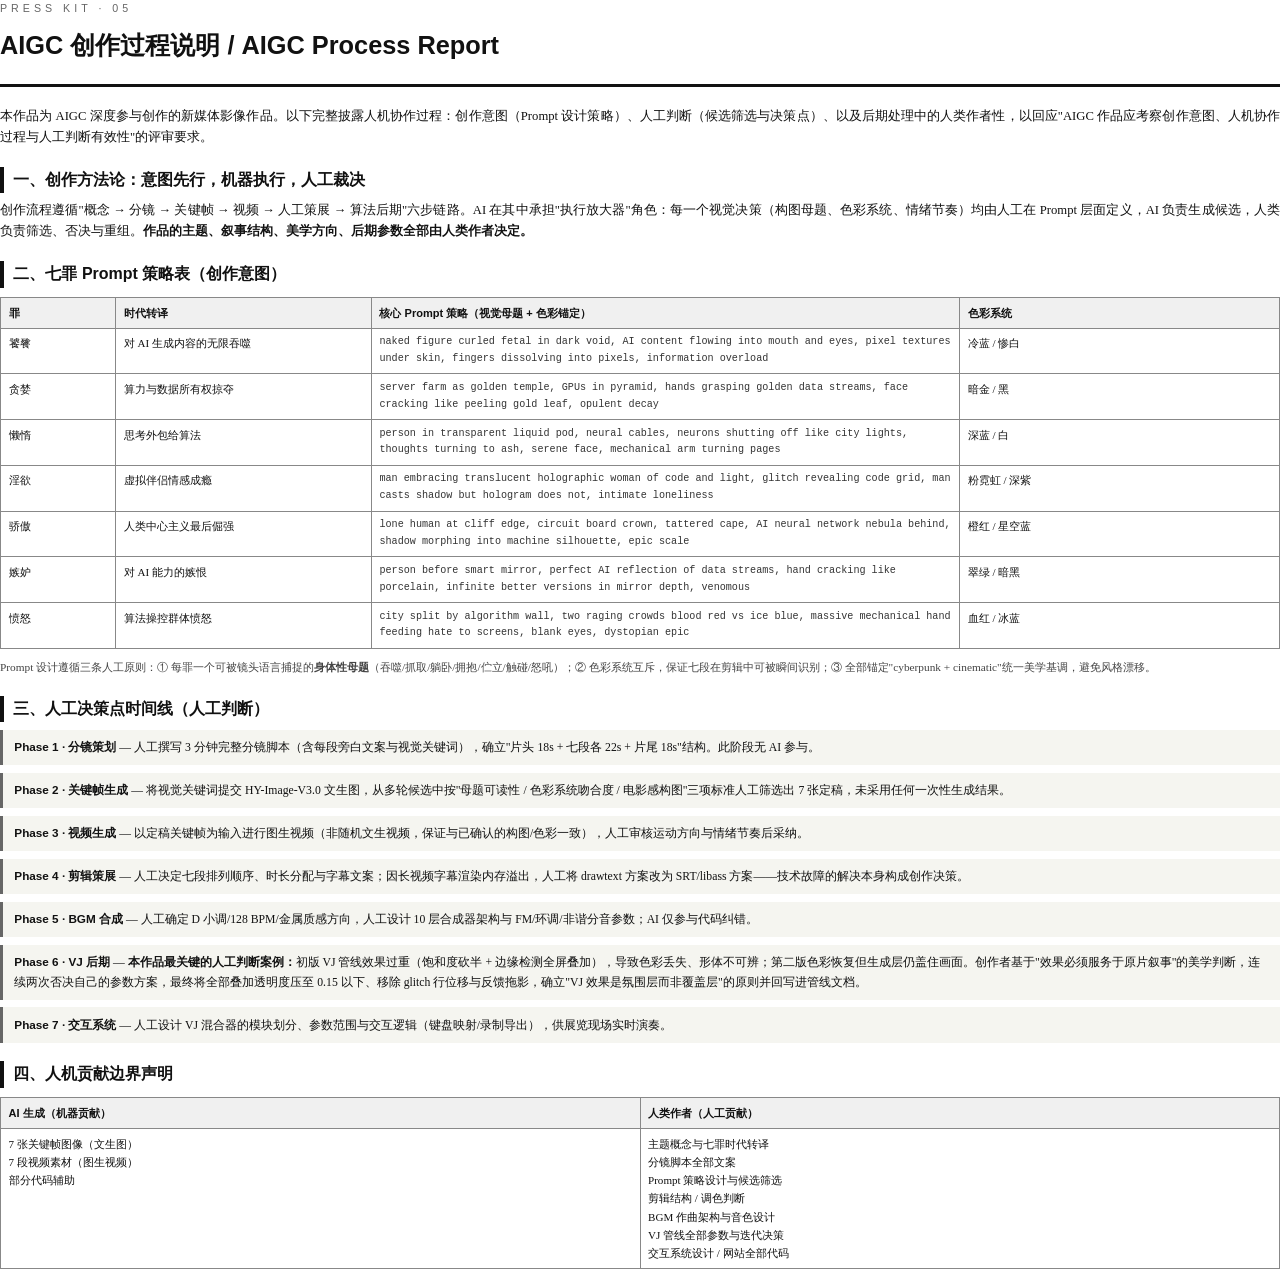
<file: press-kit/src/aigc_process_report.html>
<!DOCTYPE html>
<html lang="zh-CN">
<head>
<meta charset="UTF-8">
<title>AIGC 创作过程说明 · AIGC Process Report</title>
<style>
  @page { size: A4; margin: 17mm 15mm; }
  * { margin: 0; padding: 0; box-sizing: border-box; }
  body { font-family: "Songti SC", "STSong", "Heiti SC", serif; color: #111; font-size: 9.5pt; line-height: 1.65; }
  .doc-head { border-bottom: 2.5pt solid #111; padding-bottom: 4.5mm; margin-bottom: 5mm; }
  .doc-head .label { font-family: "Heiti SC", sans-serif; font-size: 8pt; letter-spacing: 3pt; color: #666; }
  .doc-head h1 { font-family: "Heiti SC", sans-serif; font-size: 19pt; margin-top: 2mm; }
  h2 { font-family: "Heiti SC", sans-serif; font-size: 12pt; margin: 5mm 0 2mm; padding-left: 2.5mm; border-left: 3pt solid #111; }
  p { text-align: justify; margin-bottom: 2mm; }
  table { width: 100%; border-collapse: collapse; margin: 2.5mm 0; font-size: 8.3pt; }
  th, td { border: 0.5pt solid #888; padding: 1.5mm 2mm; text-align: left; vertical-align: top; }
  th { background: #f0f0f0; font-family: "Heiti SC", sans-serif; }
  .en-prompt { font-family: "Menlo", monospace; font-size: 7.6pt; color: #333; }
  .decision { background: #f5f5f0; padding: 2mm 3mm; border-left: 2.5pt solid #666; margin: 2mm 0; font-size: 8.8pt; }
  .decision b { font-family: "Heiti SC", sans-serif; }
</style>
</head>
<body>

<div class="doc-head">
  <div class="label">PRESS KIT · 05</div>
  <h1>AIGC 创作过程说明 / AIGC Process Report</h1>
</div>

<p>本作品为 AIGC 深度参与创作的新媒体影像作品。以下完整披露人机协作过程：创作意图（Prompt 设计策略）、人工判断（候选筛选与决策点）、以及后期处理中的人类作者性，以回应"AIGC 作品应考察创作意图、人机协作过程与人工判断有效性"的评审要求。</p>

<h2>一、创作方法论：意图先行，机器执行，人工裁决</h2>
<p>创作流程遵循"概念 → 分镜 → 关键帧 → 视频 → 人工策展 → 算法后期"六步链路。AI 在其中承担"执行放大器"角色：每一个视觉决策（构图母题、色彩系统、情绪节奏）均由人工在 Prompt 层面定义，AI 负责生成候选，人类负责筛选、否决与重组。<b>作品的主题、叙事结构、美学方向、后期参数全部由人类作者决定。</b></p>

<h2>二、七罪 Prompt 策略表（创作意图）</h2>
<table>
  <tr><th style="width:9%">罪</th><th style="width:20%">时代转译</th><th style="width:46%">核心 Prompt 策略（视觉母题 + 色彩锚定）</th><th>色彩系统</th></tr>
  <tr><td>饕餮</td><td>对 AI 生成内容的无限吞噬</td><td class="en-prompt">naked figure curled fetal in dark void, AI content flowing into mouth and eyes, pixel textures under skin, fingers dissolving into pixels, information overload</td><td>冷蓝 / 惨白</td></tr>
  <tr><td>贪婪</td><td>算力与数据所有权掠夺</td><td class="en-prompt">server farm as golden temple, GPUs in pyramid, hands grasping golden data streams, face cracking like peeling gold leaf, opulent decay</td><td>暗金 / 黑</td></tr>
  <tr><td>懒惰</td><td>思考外包给算法</td><td class="en-prompt">person in transparent liquid pod, neural cables, neurons shutting off like city lights, thoughts turning to ash, serene face, mechanical arm turning pages</td><td>深蓝 / 白</td></tr>
  <tr><td>淫欲</td><td>虚拟伴侣情感成瘾</td><td class="en-prompt">man embracing translucent holographic woman of code and light, glitch revealing code grid, man casts shadow but hologram does not, intimate loneliness</td><td>粉霓虹 / 深紫</td></tr>
  <tr><td>骄傲</td><td>人类中心主义最后倔强</td><td class="en-prompt">lone human at cliff edge, circuit board crown, tattered cape, AI neural network nebula behind, shadow morphing into machine silhouette, epic scale</td><td>橙红 / 星空蓝</td></tr>
  <tr><td>嫉妒</td><td>对 AI 能力的嫉恨</td><td class="en-prompt">person before smart mirror, perfect AI reflection of data streams, hand cracking like porcelain, infinite better versions in mirror depth, venomous</td><td>翠绿 / 暗黑</td></tr>
  <tr><td>愤怒</td><td>算法操控群体愤怒</td><td class="en-prompt">city split by algorithm wall, two raging crowds blood red vs ice blue, massive mechanical hand feeding hate to screens, blank eyes, dystopian epic</td><td>血红 / 冰蓝</td></tr>
</table>
<p style="font-size:8.5pt;color:#444">Prompt 设计遵循三条人工原则：① 每罪一个可被镜头语言捕捉的<b>身体性母题</b>（吞噬/抓取/躺卧/拥抱/伫立/触碰/怒吼）；② 色彩系统互斥，保证七段在剪辑中可被瞬间识别；③ 全部锚定"cyberpunk + cinematic"统一美学基调，避免风格漂移。</p>

<h2>三、人工决策点时间线（人工判断）</h2>

<div class="decision"><b>Phase 1 · 分镜策划</b> — 人工撰写 3 分钟完整分镜脚本（含每段旁白文案与视觉关键词），确立"片头 18s + 七段各 22s + 片尾 18s"结构。此阶段无 AI 参与。</div>
<div class="decision"><b>Phase 2 · 关键帧生成</b> — 将视觉关键词提交 HY-Image-V3.0 文生图，从多轮候选中按"母题可读性 / 色彩系统吻合度 / 电影感构图"三项标准人工筛选出 7 张定稿，未采用任何一次性生成结果。</div>
<div class="decision"><b>Phase 3 · 视频生成</b> — 以定稿关键帧为输入进行图生视频（非随机文生视频，保证与已确认的构图/色彩一致），人工审核运动方向与情绪节奏后采纳。</div>
<div class="decision"><b>Phase 4 · 剪辑策展</b> — 人工决定七段排列顺序、时长分配与字幕文案；因长视频字幕渲染内存溢出，人工将 drawtext 方案改为 SRT/libass 方案——技术故障的解决本身构成创作决策。</div>
<div class="decision"><b>Phase 5 · BGM 合成</b> — 人工确定 D 小调/128 BPM/金属质感方向，人工设计 10 层合成器架构与 FM/环调/非谐分音参数；AI 仅参与代码纠错。</div>
<div class="decision"><b>Phase 6 · VJ 后期</b> — <b>本作品最关键的人工判断案例：</b>初版 VJ 管线效果过重（饱和度砍半 + 边缘检测全屏叠加），导致色彩丢失、形体不可辨；第二版色彩恢复但生成层仍盖住画面。创作者基于"效果必须服务于原片叙事"的美学判断，连续两次否决自己的参数方案，最终将全部叠加透明度压至 0.15 以下、移除 glitch 行位移与反馈拖影，确立"VJ 效果是氛围层而非覆盖层"的原则并回写进管线文档。</div>
<div class="decision"><b>Phase 7 · 交互系统</b> — 人工设计 VJ 混合器的模块划分、参数范围与交互逻辑（键盘映射/录制导出），供展览现场实时演奏。</div>

<h2>四、人机贡献边界声明</h2>
<table>
  <tr><th style="width:50%">AI 生成（机器贡献）</th><th style="width:50%">人类作者（人工贡献）</th></tr>
  <tr><td>7 张关键帧图像（文生图）<br>7 段视频素材（图生视频）<br>部分代码辅助</td><td>主题概念与七罪时代转译<br>分镜脚本全部文案<br>Prompt 策略设计与候选筛选<br>剪辑结构 / 调色判断<br>BGM 作曲架构与音色设计<br>VJ 管线全部参数与迭代决策<br>交互系统设计 / 网站全部代码</td></tr>
</table>

</body>
</html>
</file>
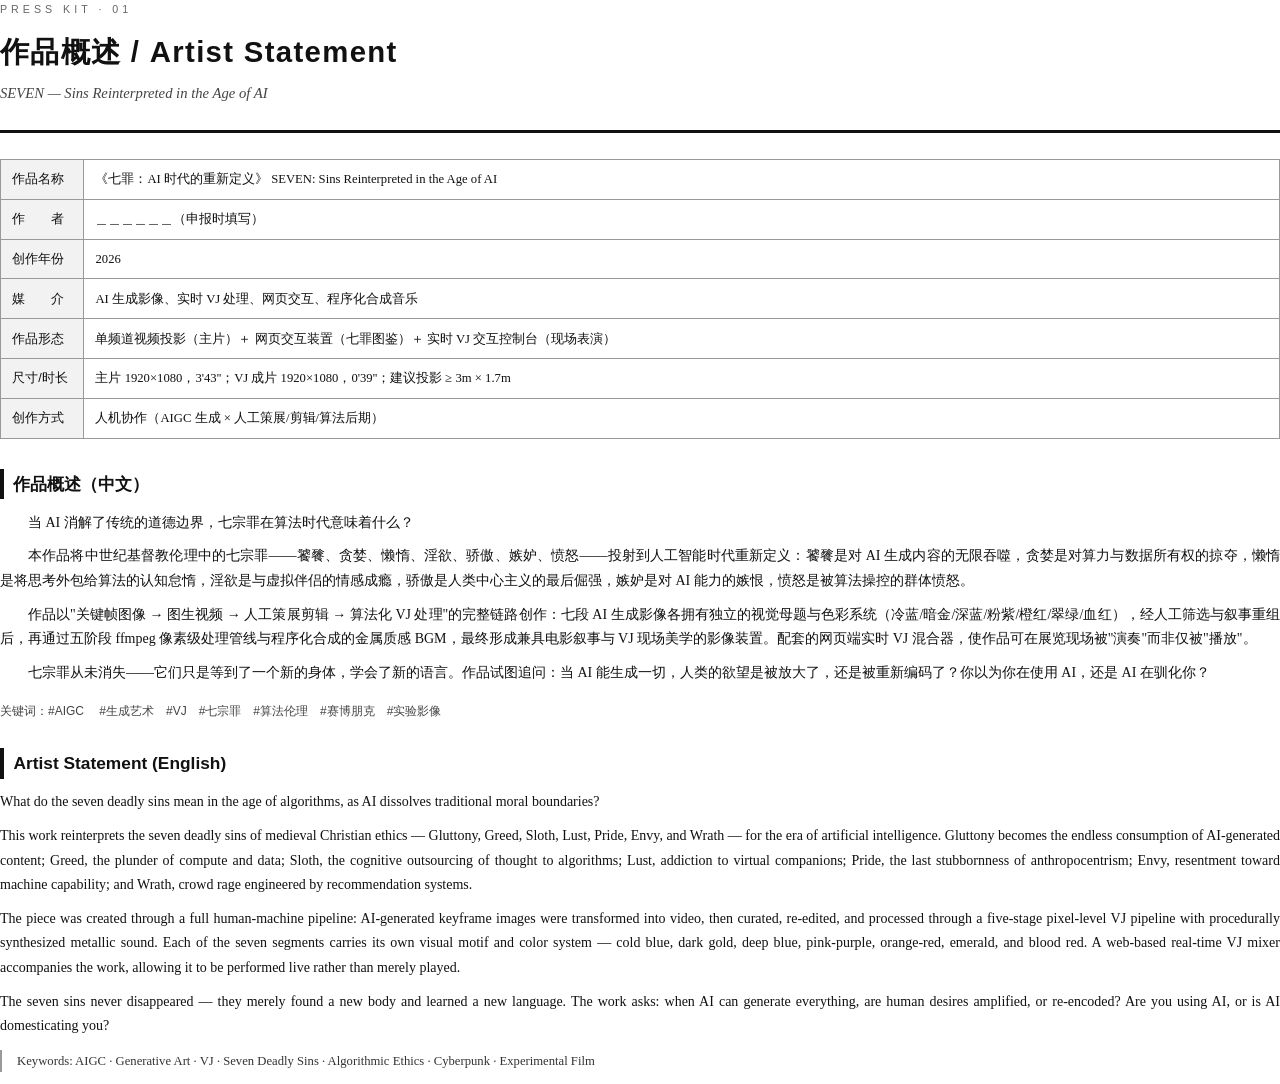
<file: press-kit/src/artist_statement.html>
<!DOCTYPE html>
<html lang="zh-CN">
<head>
<meta charset="UTF-8">
<title>作品概述 · Artist Statement</title>
<style>
  @page { size: A4; margin: 18mm 16mm; }
  * { margin: 0; padding: 0; box-sizing: border-box; }
  body { font-family: "Songti SC", "STSong", "Heiti SC", serif; color: #111; font-size: 10.5pt; line-height: 1.75; }
  .doc-head { border-bottom: 2.5pt solid #111; padding-bottom: 6mm; margin-bottom: 7mm; }
  .doc-head .label { font-family: "Heiti SC", sans-serif; font-size: 8pt; letter-spacing: 3pt; color: #666; }
  .doc-head h1 { font-family: "Heiti SC", sans-serif; font-size: 22pt; letter-spacing: 1pt; margin-top: 2mm; }
  .doc-head .sub { font-size: 11pt; color: #444; margin-top: 1mm; font-style: italic; }
  table.meta { width: 100%; border-collapse: collapse; margin-bottom: 8mm; }
  table.meta td { border: 0.5pt solid #999; padding: 2.2mm 3mm; font-size: 9.5pt; vertical-align: top; }
  table.meta td.k { background: #f2f2f2; font-family: "Heiti SC", sans-serif; width: 22mm; white-space: nowrap; }
  h2 { font-family: "Heiti SC", sans-serif; font-size: 13pt; margin: 7mm 0 3mm; padding-left: 2.5mm; border-left: 3pt solid #111; }
  p { text-align: justify; margin-bottom: 2.5mm; text-indent: 2em; }
  p.en { text-indent: 0; font-family: "Times New Roman", serif; }
  .keywords { margin-top: 4mm; font-family: "Heiti SC", sans-serif; font-size: 9pt; color: #444; }
  .keywords span { display: inline-block; border: 0.5pt solid #999; border-radius: 2mm; padding: 0.5mm 2.5mm; margin: 0.8mm 1.5mm 0.8mm 0; }
  .quote { border-left: 2pt solid #999; padding-left: 4mm; color: #333; font-size: 9.5pt; margin: 3mm 0; }
  .pagebreak { page-break-before: always; }
</style>
</head>
<body>

<div class="doc-head">
  <div class="label">PRESS KIT · 01</div>
  <h1>作品概述 / Artist Statement</h1>
  <div class="sub">SEVEN — Sins Reinterpreted in the Age of AI</div>
</div>

<table class="meta">
  <tr><td class="k">作品名称</td><td>《七罪：AI 时代的重新定义》 SEVEN: Sins Reinterpreted in the Age of AI</td></tr>
  <tr><td class="k">作　　者</td><td>＿＿＿＿＿＿（申报时填写）</td></tr>
  <tr><td class="k">创作年份</td><td>2026</td></tr>
  <tr><td class="k">媒　　介</td><td>AI 生成影像、实时 VJ 处理、网页交互、程序化合成音乐</td></tr>
  <tr><td class="k">作品形态</td><td>单频道视频投影（主片）＋ 网页交互装置（七罪图鉴）＋ 实时 VJ 交互控制台（现场表演）</td></tr>
  <tr><td class="k">尺寸/时长</td><td>主片 1920×1080，3'43''；VJ 成片 1920×1080，0'39''；建议投影 ≥ 3m × 1.7m</td></tr>
  <tr><td class="k">创作方式</td><td>人机协作（AIGC 生成 × 人工策展/剪辑/算法后期）</td></tr>
</table>

<h2>作品概述（中文）</h2>
<p>当 AI 消解了传统的道德边界，七宗罪在算法时代意味着什么？</p>
<p>本作品将中世纪基督教伦理中的七宗罪——饕餮、贪婪、懒惰、淫欲、骄傲、嫉妒、愤怒——投射到人工智能时代重新定义：饕餮是对 AI 生成内容的无限吞噬，贪婪是对算力与数据所有权的掠夺，懒惰是将思考外包给算法的认知怠惰，淫欲是与虚拟伴侣的情感成瘾，骄傲是人类中心主义的最后倔强，嫉妒是对 AI 能力的嫉恨，愤怒是被算法操控的群体愤怒。</p>
<p>作品以"关键帧图像 → 图生视频 → 人工策展剪辑 → 算法化 VJ 处理"的完整链路创作：七段 AI 生成影像各拥有独立的视觉母题与色彩系统（冷蓝/暗金/深蓝/粉紫/橙红/翠绿/血红），经人工筛选与叙事重组后，再通过五阶段 ffmpeg 像素级处理管线与程序化合成的金属质感 BGM，最终形成兼具电影叙事与 VJ 现场美学的影像装置。配套的网页端实时 VJ 混合器，使作品可在展览现场被"演奏"而非仅被"播放"。</p>
<p>七宗罪从未消失——它们只是等到了一个新的身体，学会了新的语言。作品试图追问：当 AI 能生成一切，人类的欲望是被放大了，还是被重新编码了？你以为你在使用 AI，还是 AI 在驯化你？</p>
<div class="keywords">关键词：#AIGC 　#生成艺术　#VJ　#七宗罪　#算法伦理　#赛博朋克　#实验影像</div>

<div class="pagebreak"></div>

<h2>Artist Statement (English)</h2>
<p class="en">What do the seven deadly sins mean in the age of algorithms, as AI dissolves traditional moral boundaries?</p>
<p class="en">This work reinterprets the seven deadly sins of medieval Christian ethics — Gluttony, Greed, Sloth, Lust, Pride, Envy, and Wrath — for the era of artificial intelligence. Gluttony becomes the endless consumption of AI-generated content; Greed, the plunder of compute and data; Sloth, the cognitive outsourcing of thought to algorithms; Lust, addiction to virtual companions; Pride, the last stubbornness of anthropocentrism; Envy, resentment toward machine capability; and Wrath, crowd rage engineered by recommendation systems.</p>
<p class="en">The piece was created through a full human-machine pipeline: AI-generated keyframe images were transformed into video, then curated, re-edited, and processed through a five-stage pixel-level VJ pipeline with procedurally synthesized metallic sound. Each of the seven segments carries its own visual motif and color system — cold blue, dark gold, deep blue, pink-purple, orange-red, emerald, and blood red. A web-based real-time VJ mixer accompanies the work, allowing it to be performed live rather than merely played.</p>
<p class="en">The seven sins never disappeared — they merely found a new body and learned a new language. The work asks: when AI can generate everything, are human desires amplified, or re-encoded? Are you using AI, or is AI domesticating you?</p>
<div class="quote">Keywords: AIGC · Generative Art · VJ · Seven Deadly Sins · Algorithmic Ethics · Cyberpunk · Experimental Film</div>

</body>
</html>
</file>
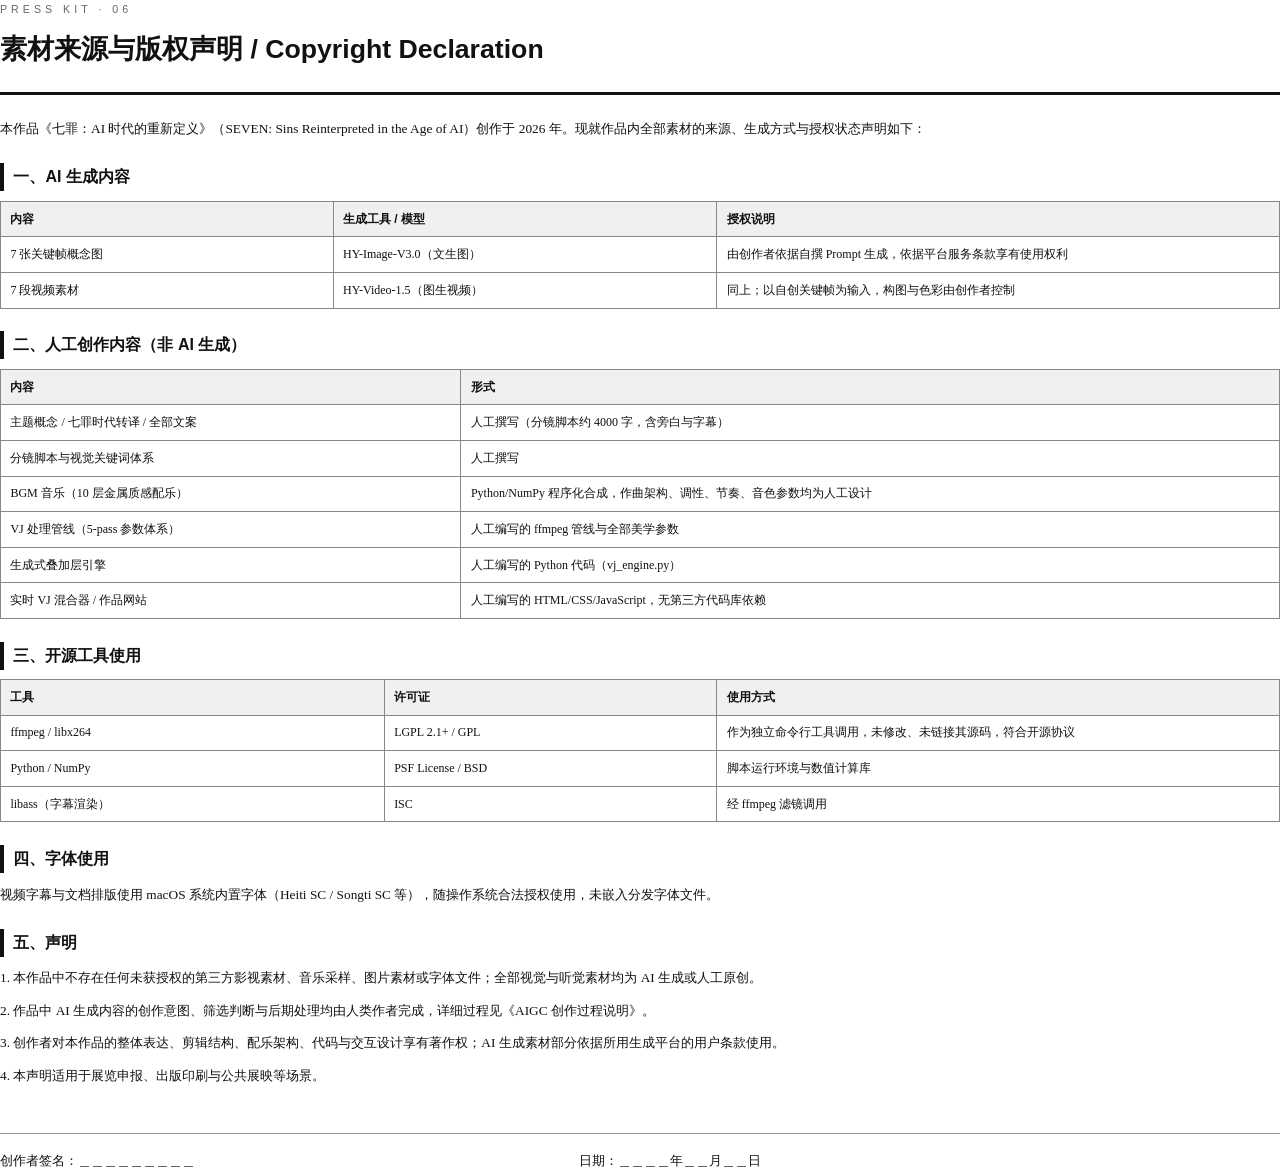
<file: press-kit/src/copyright_declaration.html>
<!DOCTYPE html>
<html lang="zh-CN">
<head>
<meta charset="UTF-8">
<title>素材来源与版权声明 · Copyright Declaration</title>
<style>
  @page { size: A4; margin: 20mm 17mm; }
  * { margin: 0; padding: 0; box-sizing: border-box; }
  body { font-family: "Songti SC", "STSong", "Heiti SC", serif; color: #111; font-size: 10pt; line-height: 1.75; }
  .doc-head { border-bottom: 2.5pt solid #111; padding-bottom: 5mm; margin-bottom: 6mm; }
  .doc-head .label { font-family: "Heiti SC", sans-serif; font-size: 8pt; letter-spacing: 3pt; color: #666; }
  .doc-head h1 { font-family: "Heiti SC", sans-serif; font-size: 20pt; margin-top: 2mm; }
  h2 { font-family: "Heiti SC", sans-serif; font-size: 12pt; margin: 6mm 0 2.5mm; padding-left: 2.5mm; border-left: 3pt solid #111; }
  p { text-align: justify; margin-bottom: 2.5mm; }
  table { width: 100%; border-collapse: collapse; margin: 2.5mm 0; font-size: 9pt; }
  th, td { border: 0.5pt solid #888; padding: 1.8mm 2.5mm; text-align: left; vertical-align: top; }
  th { background: #f0f0f0; font-family: "Heiti SC", sans-serif; }
  .sign { margin-top: 12mm; border-top: 0.5pt solid #999; padding-top: 4mm; font-size: 10pt; }
  .sign span { display: inline-block; width: 45%; }
</style>
</head>
<body>

<div class="doc-head">
  <div class="label">PRESS KIT · 06</div>
  <h1>素材来源与版权声明 / Copyright Declaration</h1>
</div>

<p>本作品《七罪：AI 时代的重新定义》（SEVEN: Sins Reinterpreted in the Age of AI）创作于 2026 年。现就作品内全部素材的来源、生成方式与授权状态声明如下：</p>

<h2>一、AI 生成内容</h2>
<table>
  <tr><th style="width:26%">内容</th><th style="width:30%">生成工具 / 模型</th><th>授权说明</th></tr>
  <tr><td>7 张关键帧概念图</td><td>HY-Image-V3.0（文生图）</td><td>由创作者依据自撰 Prompt 生成，依据平台服务条款享有使用权利</td></tr>
  <tr><td>7 段视频素材</td><td>HY-Video-1.5（图生视频）</td><td>同上；以自创关键帧为输入，构图与色彩由创作者控制</td></tr>
</table>

<h2>二、人工创作内容（非 AI 生成）</h2>
<table>
  <tr><th style="width:36%">内容</th><th>形式</th></tr>
  <tr><td>主题概念 / 七罪时代转译 / 全部文案</td><td>人工撰写（分镜脚本约 4000 字，含旁白与字幕）</td></tr>
  <tr><td>分镜脚本与视觉关键词体系</td><td>人工撰写</td></tr>
  <tr><td>BGM 音乐（10 层金属质感配乐）</td><td>Python/NumPy 程序化合成，作曲架构、调性、节奏、音色参数均为人工设计</td></tr>
  <tr><td>VJ 处理管线（5-pass 参数体系）</td><td>人工编写的 ffmpeg 管线与全部美学参数</td></tr>
  <tr><td>生成式叠加层引擎</td><td>人工编写的 Python 代码（vj_engine.py）</td></tr>
  <tr><td>实时 VJ 混合器 / 作品网站</td><td>人工编写的 HTML/CSS/JavaScript，无第三方代码库依赖</td></tr>
</table>

<h2>三、开源工具使用</h2>
<table>
  <tr><th style="width:30%">工具</th><th style="width:26%">许可证</th><th>使用方式</th></tr>
  <tr><td>ffmpeg / libx264</td><td>LGPL 2.1+ / GPL</td><td>作为独立命令行工具调用，未修改、未链接其源码，符合开源协议</td></tr>
  <tr><td>Python / NumPy</td><td>PSF License / BSD</td><td>脚本运行环境与数值计算库</td></tr>
  <tr><td>libass（字幕渲染）</td><td>ISC</td><td>经 ffmpeg 滤镜调用</td></tr>
</table>

<h2>四、字体使用</h2>
<p>视频字幕与文档排版使用 macOS 系统内置字体（Heiti SC / Songti SC 等），随操作系统合法授权使用，未嵌入分发字体文件。</p>

<h2>五、声明</h2>
<p>1. 本作品中不存在任何未获授权的第三方影视素材、音乐采样、图片素材或字体文件；全部视觉与听觉素材均为 AI 生成或人工原创。</p>
<p>2. 作品中 AI 生成内容的创作意图、筛选判断与后期处理均由人类作者完成，详细过程见《AIGC 创作过程说明》。</p>
<p>3. 创作者对本作品的整体表达、剪辑结构、配乐架构、代码与交互设计享有著作权；AI 生成素材部分依据所用生成平台的用户条款使用。</p>
<p>4. 本声明适用于展览申报、出版印刷与公共展映等场景。</p>

<div class="sign">
  <span>创作者签名：＿＿＿＿＿＿＿＿＿</span>
  <span>日期：＿＿＿＿年＿＿月＿＿日</span>
</div>

</body>
</html>
</file>
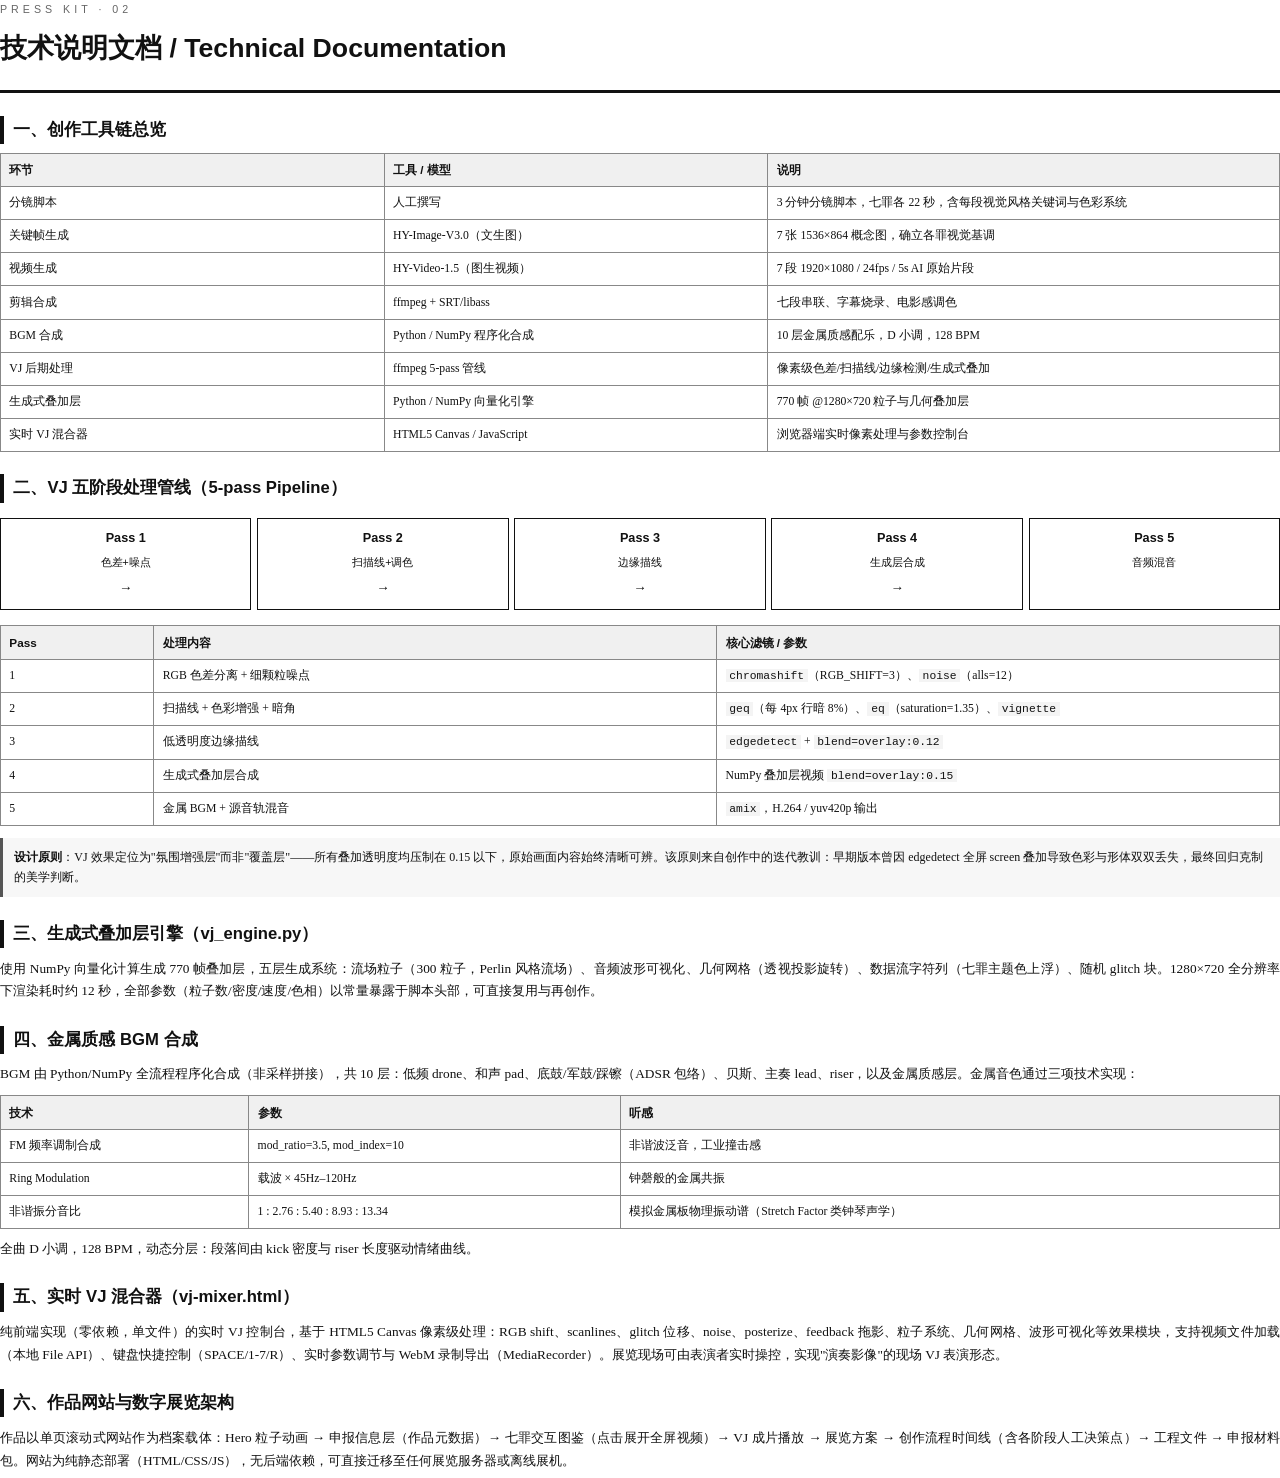
<file: press-kit/src/technical_documentation.html>
<!DOCTYPE html>
<html lang="zh-CN">
<head>
<meta charset="UTF-8">
<title>技术说明文档 · Technical Documentation</title>
<style>
  @page { size: A4; margin: 18mm 16mm; }
  * { margin: 0; padding: 0; box-sizing: border-box; }
  body { font-family: "Songti SC", "STSong", "Heiti SC", serif; color: #111; font-size: 10pt; line-height: 1.7; }
  .doc-head { border-bottom: 2.5pt solid #111; padding-bottom: 5mm; margin-bottom: 6mm; }
  .doc-head .label { font-family: "Heiti SC", sans-serif; font-size: 8pt; letter-spacing: 3pt; color: #666; }
  .doc-head h1 { font-family: "Heiti SC", sans-serif; font-size: 20pt; margin-top: 2mm; }
  h2 { font-family: "Heiti SC", sans-serif; font-size: 12.5pt; margin: 6mm 0 2.5mm; padding-left: 2.5mm; border-left: 3pt solid #111; }
  h3 { font-family: "Heiti SC", sans-serif; font-size: 10.5pt; margin: 4mm 0 1.5mm; }
  p { text-align: justify; margin-bottom: 2mm; }
  table { width: 100%; border-collapse: collapse; margin: 2.5mm 0; font-size: 8.8pt; }
  th, td { border: 0.5pt solid #888; padding: 1.6mm 2.2mm; text-align: left; vertical-align: top; }
  th { background: #f0f0f0; font-family: "Heiti SC", sans-serif; }
  code { font-family: "Menlo", monospace; font-size: 8.5pt; background: #f4f4f4; padding: 0.2mm 1mm; }
  .pipeline { display: flex; align-items: stretch; gap: 1.5mm; margin: 4mm 0; }
  .pnode { flex: 1; border: 0.8pt solid #111; padding: 2.5mm 2mm; font-family: "Heiti SC", sans-serif; font-size: 8pt; text-align: center; }
  .pnode b { display: block; font-size: 9.5pt; margin-bottom: 1mm; }
  .pnode .arrow { display: block; margin-top: 1.5mm; font-size: 10pt; }
  .note { background: #f7f7f7; border-left: 2.5pt solid #555; padding: 2.5mm 3mm; font-size: 9pt; margin: 3mm 0; }
</style>
</head>
<body>

<div class="doc-head">
  <div class="label">PRESS KIT · 02</div>
  <h1>技术说明文档 / Technical Documentation</h1>
</div>

<h2>一、创作工具链总览</h2>
<table>
  <tr><th style="width:30%">环节</th><th style="width:30%">工具 / 模型</th><th>说明</th></tr>
  <tr><td>分镜脚本</td><td>人工撰写</td><td>3 分钟分镜脚本，七罪各 22 秒，含每段视觉风格关键词与色彩系统</td></tr>
  <tr><td>关键帧生成</td><td>HY-Image-V3.0（文生图）</td><td>7 张 1536×864 概念图，确立各罪视觉基调</td></tr>
  <tr><td>视频生成</td><td>HY-Video-1.5（图生视频）</td><td>7 段 1920×1080 / 24fps / 5s AI 原始片段</td></tr>
  <tr><td>剪辑合成</td><td>ffmpeg + SRT/libass</td><td>七段串联、字幕烧录、电影感调色</td></tr>
  <tr><td>BGM 合成</td><td>Python / NumPy 程序化合成</td><td>10 层金属质感配乐，D 小调，128 BPM</td></tr>
  <tr><td>VJ 后期处理</td><td>ffmpeg 5-pass 管线</td><td>像素级色差/扫描线/边缘检测/生成式叠加</td></tr>
  <tr><td>生成式叠加层</td><td>Python / NumPy 向量化引擎</td><td>770 帧 @1280×720 粒子与几何叠加层</td></tr>
  <tr><td>实时 VJ 混合器</td><td>HTML5 Canvas / JavaScript</td><td>浏览器端实时像素处理与参数控制台</td></tr>
</table>

<h2>二、VJ 五阶段处理管线（5-pass Pipeline）</h2>
<div class="pipeline">
  <div class="pnode"><b>Pass 1</b>色差+噪点<span class="arrow">→</span></div>
  <div class="pnode"><b>Pass 2</b>扫描线+调色<span class="arrow">→</span></div>
  <div class="pnode"><b>Pass 3</b>边缘描线<span class="arrow">→</span></div>
  <div class="pnode"><b>Pass 4</b>生成层合成<span class="arrow">→</span></div>
  <div class="pnode"><b>Pass 5</b>音频混音</div>
</div>
<table>
  <tr><th style="width:12%">Pass</th><th style="width:44%">处理内容</th><th>核心滤镜 / 参数</th></tr>
  <tr><td>1</td><td>RGB 色差分离 + 细颗粒噪点</td><td><code>chromashift</code>（RGB_SHIFT=3）、<code>noise</code>（alls=12）</td></tr>
  <tr><td>2</td><td>扫描线 + 色彩增强 + 暗角</td><td><code>geq</code>（每 4px 行暗 8%）、<code>eq</code>（saturation=1.35）、<code>vignette</code></td></tr>
  <tr><td>3</td><td>低透明度边缘描线</td><td><code>edgedetect</code> + <code>blend=overlay:0.12</code></td></tr>
  <tr><td>4</td><td>生成式叠加层合成</td><td>NumPy 叠加层视频 <code>blend=overlay:0.15</code></td></tr>
  <tr><td>5</td><td>金属 BGM + 源音轨混音</td><td><code>amix</code>，H.264 / yuv420p 输出</td></tr>
</table>
<div class="note"><b>设计原则</b>：VJ 效果定位为"氛围增强层"而非"覆盖层"——所有叠加透明度均压制在 0.15 以下，原始画面内容始终清晰可辨。该原则来自创作中的迭代教训：早期版本曾因 edgedetect 全屏 screen 叠加导致色彩与形体双双丢失，最终回归克制的美学判断。</div>

<h2>三、生成式叠加层引擎（vj_engine.py）</h2>
<p>使用 NumPy 向量化计算生成 770 帧叠加层，五层生成系统：流场粒子（300 粒子，Perlin 风格流场）、音频波形可视化、几何网格（透视投影旋转）、数据流字符列（七罪主题色上浮）、随机 glitch 块。1280×720 全分辨率下渲染耗时约 12 秒，全部参数（粒子数/密度/速度/色相）以常量暴露于脚本头部，可直接复用与再创作。</p>

<h2>四、金属质感 BGM 合成</h2>
<p>BGM 由 Python/NumPy 全流程程序化合成（非采样拼接），共 10 层：低频 drone、和声 pad、底鼓/军鼓/踩镲（ADSR 包络）、贝斯、主奏 lead、riser，以及金属质感层。金属音色通过三项技术实现：</p>
<table>
  <tr><th>技术</th><th>参数</th><th>听感</th></tr>
  <tr><td>FM 频率调制合成</td><td>mod_ratio=3.5, mod_index=10</td><td>非谐波泛音，工业撞击感</td></tr>
  <tr><td>Ring Modulation</td><td>载波 × 45Hz–120Hz</td><td>钟磬般的金属共振</td></tr>
  <tr><td>非谐振分音比</td><td>1 : 2.76 : 5.40 : 8.93 : 13.34</td><td>模拟金属板物理振动谱（Stretch Factor 类钟琴声学）</td></tr>
</table>
<p>全曲 D 小调，128 BPM，动态分层：段落间由 kick 密度与 riser 长度驱动情绪曲线。</p>

<h2>五、实时 VJ 混合器（vj-mixer.html）</h2>
<p>纯前端实现（零依赖，单文件）的实时 VJ 控制台，基于 HTML5 Canvas 像素级处理：RGB shift、scanlines、glitch 位移、noise、posterize、feedback 拖影、粒子系统、几何网格、波形可视化等效果模块，支持视频文件加载（本地 File API）、键盘快捷控制（SPACE/1-7/R）、实时参数调节与 WebM 录制导出（MediaRecorder）。展览现场可由表演者实时操控，实现"演奏影像"的现场 VJ 表演形态。</p>

<h2>六、作品网站与数字展览架构</h2>
<p>作品以单页滚动式网站作为档案载体：Hero 粒子动画 → 申报信息层（作品元数据）→ 七罪交互图鉴（点击展开全屏视频）→ VJ 成片播放 → 展览方案 → 创作流程时间线（含各阶段人工决策点）→ 工程文件 → 申报材料包。网站为纯静态部署（HTML/CSS/JS），无后端依赖，可直接迁移至任何展览服务器或离线展机。</p>

</body>
</html>
</file>
<file: css/style.css>
/* ===== RESET & BASE ===== */
*, *::before, *::after { margin: 0; padding: 0; box-sizing: border-box; }

:root {
  /* ═══════════════════════════════════════════════════════════════════
     TOKEN LAYER · 区组 A —— 礼仪暗区 LITURGICAL DARK（展厅 / 影像区）
     ───────────────────────────────────────────────────────────────────
     文化依据：
     · 苦路（Via Dolorosa）属四旬期 / 圣周礼仪 → 礼仪色 = 紫（基督受难的紫袍）
     · 圣灰星期三 → 灰烬（ashes）
     · 拜占庭 / 巴洛克圣像的打底色（proplasmos）→ 暖褐黑，非中性纯黑
     · 苦路站旗与基督受难的圣袍 → 圣袍红
     · 圣所烛光的外焰 / 焰芯 → 蜡白 / 暖白
     · 香炉未熄的炭 → 余烬橙；公证印信 → 封蜡褐
     ═══════════════════════════════════════════════════════════════════ */
  --bg: #0c0708;            /* 圣所暗区 · 红黑（炭黑透血，参考图 2/8 的暗部） */
  --bg-light: #170c0d;      /* 祭台侧壁（卡片底） */
  --bg-mid: #120a0b;
  --bg-deep: #050303;       /* 圣所远端最深处 */
  --text: #ece5d6;          /* 蜡白 · 烛焰外围的暖白，而非屏幕冷白 */
  --text-dim: #a99f8d;      /* 圣灰 */
  --text-faint: #6f6657;    /* 灰烬深处 */
  --accent: #b0402f;        /* 高亮 = 镀金，不用纯白 */
  --gold: #c9a86a;          /* 圣像镀金 */
  --gold-deep: #8c6f3e;     /* 暗部金 */
  --violet: #6b5a8f;        /* 四旬期紫 */
  --violet-lit: #9b86c4;    /* 紫 · 提亮版（glitch 影 / 次级强调） */
  --ash: #8a8378;           /* 圣灰 */
  --ash-dim: #6d675e;
  --ember: #c8552d;         /* 余烬 · 未熄的炭 */
  --blood: #9e2b20;         /* 血红主色 */
  --blood-bright: #c04434;  /* 亮血红 · 高亮文字（金色的职责已移交此处） */
  --blood-deep: #5e1a14;    /* 酒红暗部 */
  --bone: #d6cec1;          /* 骨白 / 银白 */
  --crimson: #8e2b22;       /* 受难圣袍红 */
  --crimson-lit: #b8402f;   /* 圣袍红 · 提亮版（glitch 影 / 警示） */
  --seal: #7d5a3c;          /* 蜡封褐 */
  --ok: #7f8a52;            /* 核验通过 · 橄榄（替代原霓虹绿） */
  --pending: #b98d2e;       /* 进行中 · 陈金 */
  --warm: #f2eee6;
  --parchment: #e8dfcd;     /* 羊皮纸 */
  --wax: #f6f1e4;           /* 烛焰焰芯白 */
  /* 哥特花体（参考图 6：黑底白花体英文）。系统自带，零网络依赖 */
  --script: 'Snell Roundhand', 'Edwardian Script ITC', 'Zapfino', 'Segoe Script', 'Palatino Linotype', cursive;
  --border: rgba(178,52,40,0.14);
  --border-bright: rgba(178,52,40,0.3);

  /* 半透明叠加层基色：暗区=蜡白；羊皮纸区自动翻转为墨褐（见 .zone-archive） */
  --tint: 236,229,214;
  --shade: 6,4,3;

  /* ── TOKEN LAYER · 区组 B —— 羊皮纸档案区 PARCHMENT ARCHIVE（研究 / 学术区） ──
     文化依据：中世纪泥金手抄本内页的小牛皮纸（vellum）、铁胆墨（iron gall ink）、
     以及公证文书的朱红封印（cera rasa）。用于「研究意义 / 文献 / 申报」类板块，
     与展厅暗区形成「放映 — 阅读」明暗交替的空间节奏。 */
  --pq-bg: #e7ddc8;
  --pq-bg-alt: #f1e9d8;
  --pq-edge: #d3c6a9;
  --pq-ink: #2c2218;        /* 铁胆墨 */
  --pq-ink-soft: #574a38;
  --pq-ink-faint: #877a63;
  --pq-rule: rgba(44,34,24,0.16);
  --pq-rule-strong: rgba(44,34,24,0.34);
  --pq-seal: #8e2b22;       /* 朱红封印 */
  --pq-gold: #8a6b33;       /* 内页金（比封面金更沉） */

  /* ── 排版度量 ── */
  --measure: 42rem;         /* 中文舒适阅读行宽 */
  --measure-wide: 62rem;
  --lead-body: 2.0;         /* 学术正文行距 */
  --lead-ui: 1.6;
  --track-ritual: 0.26em;   /* 礼仪题记字距 */

  /* ── 字体 ──
     全部为系统自带字体：零网络请求、零 FOUT、离线可用。
     排序原则：拉丁古典衬线在前 → 中文宋体在后，中英混排自动各归其位。 */
  --serif: 'Baskerville', 'Hoefler Text', 'Palatino Linotype', 'Book Antiqua',
           Georgia, 'Iowan Old Style', 'Times New Roman',
           'Songti SC', 'STSong', 'Source Han Serif SC', 'Noto Serif CJK SC',
           'SimSun', serif;
  --sans: -apple-system, BlinkMacSystemFont, 'Segoe UI', 'Helvetica Neue',
          'PingFang SC', 'Hiragino Sans GB', 'Microsoft YaHei',
          'Noto Sans SC', sans-serif;
  --mono: 'JetBrains Mono', 'SF Mono', 'SFMono-Regular', Menlo, Consolas,
          'Liberation Mono', 'Courier New', monospace;
  --ease: cubic-bezier(0.16, 1, 0.3, 1);
}

html { scroll-behavior: smooth; }

body {
  background: var(--bg);
  color: var(--text);
  font-family: var(--sans);
  font-weight: 300;
  line-height: 1.6;
  overflow-x: hidden;
  cursor: none;
}

::selection { background: rgba(var(--tint), 0.15); color: var(--wax); }

/* ===== CUSTOM CURSOR ===== */
#cursor {
  position: fixed;
  width: 24px; height: 24px;
  border: 1px solid rgba(var(--tint), 0.4);
  border-radius: 50%;
  pointer-events: none;
  z-index: 9999;
  transform: translate(-50%, -50%);
  transition: width 0.2s var(--ease), height 0.2s var(--ease), border-color 0.2s;
  mix-blend-mode: difference;
}
#cursor-dot {
  position: fixed;
  width: 4px; height: 4px;
  background: var(--wax);
  border-radius: 50%;
  pointer-events: none;
  z-index: 10000;
  transform: translate(-50%, -50%);
  mix-blend-mode: difference;
}
#cursor.hover { width: 48px; height: 48px; border-color: rgba(var(--tint), 0.8); }

/* ===== LOADER ===== */
#loader {
  position: fixed;
  inset: 0;
  background: var(--bg-deep);
  z-index: 99999;
  display: flex;
  align-items: center;
  justify-content: center;
  transition: opacity 0.8s var(--ease), visibility 0.8s;
}
#loader.hidden { opacity: 0; visibility: hidden; }
.loader-inner { text-align: center; }
.loader-text {
  font-family: var(--serif);
  font-size: 1.6rem;
  font-weight: 300;
  letter-spacing: 0.3em;
  color: var(--text);
  margin-bottom: 2rem;
  opacity: 0.7;
}
.loader-bar {
  width: 200px;
  height: 1px;
  background: rgba(var(--tint), 0.1);
  margin: 0 auto 1rem;
  overflow: hidden;
}
.loader-bar-fill {
  height: 100%;
  background: linear-gradient(90deg, transparent, var(--wax), transparent);
  animation: loaderBar 1.4s var(--ease) infinite;
}
@keyframes loaderBar {
  0% { transform: translateX(-100%); }
  100% { transform: translateX(200%); }
}
.loader-sub {
  font-family: var(--mono);
  font-size: 0.65rem;
  letter-spacing: 0.3em;
  color: var(--text-faint);
}

/* ===== NAVIGATION ===== */
#nav {
  position: fixed;
  top: 0; left: 0; right: 0;
  z-index: 1000;
  display: flex;
  align-items: center;
  justify-content: space-between;
  padding: 1rem 2rem;
  background: rgba(6,6,6,0.7);
  backdrop-filter: blur(12px);
  border-bottom: 1px solid var(--border);
  transition: transform 0.4s var(--ease);
}
#nav.hidden { transform: translateY(-100%); }
.nav-logo {
  font-family: var(--mono);
  font-weight: 700;
  font-size: 1rem;
  letter-spacing: 0.1em;
  color: var(--wax);
}
.nav-logo-sin { color: var(--text-dim); font-weight: 300; }
.nav-logo-sin.striked { color: var(--ember); text-decoration: line-through; text-decoration-thickness: 1px; opacity: .85; }
.nav-links { display: flex; gap: 2rem; }
.nav-links a {
  font-size: 0.75rem;
  color: var(--text-dim);
  text-decoration: none;
  letter-spacing: 0.1em;
  transition: color 0.3s;
  position: relative;
}
.nav-links a::after {
  content: '';
  position: absolute;
  bottom: -4px; left: 0;
  width: 0; height: 1px;
  background: var(--wax);
  transition: width 0.3s var(--ease);
}
.nav-links a:hover { color: var(--wax); }
.nav-links a:hover::after { width: 100%; }
.nav-time {
  font-family: var(--mono);
  font-size: 0.7rem;
  color: var(--text-faint);
  letter-spacing: 0.1em;
}

/* ===== HERO · VIA DOLOROSA ===== */
#hero {
  min-height: 100vh;
  height: auto;
  position: relative;
  display: flex;
  align-items: center;
  justify-content: center;
  overflow: hidden;
  padding: 150px 0 90px;
  background:
    radial-gradient(ellipse at 50% 40%, #2a1113 0%, #15090b 46%, #080405 100%);
}
#hero-canvas {
  position: absolute;
  inset: 0;
  width: 100%; height: 100%;
  z-index: 1;
  opacity: .40;   /* 浮尘需隐约可见；过强则喧宾夺主，也易显噪点感 */
}
.hero-vignette {
  position: absolute; inset: 0; z-index: 1; pointer-events: none;
  background:
    radial-gradient(ellipse at 50% 44%, transparent 38%, rgba(0,0,0,.72) 100%),
    radial-gradient(ellipse at 50% 92%, rgba(120,26,20,.16) 0%, transparent 55%),
    linear-gradient(to bottom, rgba(0,0,0,.6), transparent 22%, transparent 74%, rgba(0,0,0,.75));
}
.hero-grain {
  position: absolute; inset: 0; z-index: 1; pointer-events: none; opacity: .05;
  background-image: url("data:image/svg+xml;utf8,<svg xmlns='http://www.w3.org/2000/svg' width='140' height='140'><filter id='n'><feTurbulence type='fractalNoise' baseFrequency='0.9' numOctaves='3'/></filter><rect width='140' height='140' filter='url(%23n)'/></svg>");
  background-size: 140px 140px;
  mix-blend-mode: overlay;
}
.hero-watermark {
  position: absolute; z-index: 1; top: 50%; left: 50%;
  transform: translate(-50%, -52%);
  pointer-events: none; user-select: none;
}
.hero-watermark i {
  font-style: normal;
  font-family: var(--serif);
  font-size: clamp(16rem, 42vw, 40rem);
  font-weight: 700;
  letter-spacing: .04em;
  color: rgba(178,52,40,.045);
  position: relative;
  display: block;
  line-height: 1;
}
.hero-watermark i::after {
  content: '';
  position: absolute; top: 52%; left: -6%; right: -6%;
  height: 2px;
  background: rgba(200,85,45,.14);
  transform: rotate(-7deg);
}
.hero-content {
  position: relative;
  z-index: 2;
  text-align: center;
  padding: 0 2rem;
  width: 100%;
}
.hero-eyebrow {
  display: inline-block;
  font-family: var(--mono);
  font-size: .62rem;
  letter-spacing: .34em;
  color: var(--blood-bright);
  opacity: .8;
  border-top: 1px solid rgba(178,52,40,.28);
  border-bottom: 1px solid rgba(178,52,40,.28);
  padding: .5rem 1.1rem;
  margin-bottom: 2.2rem;
}
.hero-tag {
  font-family: var(--mono);
  font-size: 0.7rem;
  letter-spacing: 0.4em;
  color: var(--text-faint);
  margin-bottom: 1.4rem;
}
.hero-title {
  font-family: var(--serif);
  font-weight: 700;
  line-height: 1.1;
  margin-bottom: 1.5rem;
}
.hero-title-line {
  display: block;
  font-size: clamp(2.4rem, 7.6vw, 5.6rem);
  color: var(--warm);
  letter-spacing: .06em;
  text-shadow: 0 0 46px rgba(178,52,40,.18), 0 0 120px rgba(0,0,0,.9);
}
.hero-title-num { display: block; margin-top: .5rem; }
.hero-title-num i {
  font-style: normal;
  font-family: var(--serif);
  font-size: clamp(.9rem, 2vw, 1.35rem);
  letter-spacing: .5em;
  color: rgba(178,52,40,.62);
  position: relative;
  padding: 0 .2em;
}
.hero-title-num i::after {
  content: '';
  position: absolute; top: 54%; left: -4%; right: -4%;
  height: 1px; background: rgba(200,85,45,.75);
  transform: rotate(-4deg);
}
.hero-title-en {
  font-family: var(--mono);
  font-size: clamp(.6rem, 1.15vw, .8rem);
  letter-spacing: .32em;
  text-transform: uppercase;
  color: var(--blood-bright);
  opacity: .85;
  margin: 1.6rem auto 1.1rem;
  max-width: 46rem;
  line-height: 2;
}
.hero-subtitle {
  font-family: var(--serif);
  font-size: clamp(1rem, 1.9vw, 1.35rem);
  font-weight: 300;
  color: #d8d2c6;
  margin-bottom: 2.4rem;
  letter-spacing: .22em;
}
/* 十四站轨道 */
.hero-rail {
  display: flex; flex-wrap: wrap; justify-content: center;
  gap: .55rem; font-family: var(--mono); font-size: .66rem;
  letter-spacing: .1em; color: var(--ash);
}
.hero-rail span { opacity: .55; }
.hero-rail .rail-end { color: var(--blood-bright); opacity: 1; border-bottom: 1px solid rgba(178,52,40,.5); padding-bottom: 2px; }
.hero-rail .rail-void { margin-left: .5rem; }
.hero-rail .rail-void i {
  font-style: normal; color: rgba(200,85,45,.9); position: relative; padding: 0 .1em;
}
.hero-rail .rail-void i::after {
  content: ''; position: absolute; top: 50%; left: -12%; right: -12%;
  height: 1px; background: rgba(200,85,45,.9);
}
.hero-rail-note {
  font-family: var(--serif); font-size: .68rem; letter-spacing: .3em;
  color: var(--ash); opacity: .7; margin-top: .9rem;
}
/* 概述正文 */
.hero-overview {
  max-width: 44rem; margin: 2.2rem auto 0; text-align: left;
  font-family: var(--serif); font-size: clamp(.7rem, .98vw, .8rem);
  line-height: 1.95; color: #a8a49b; letter-spacing: .02em;
  border-top: 1px solid rgba(178,52,40,.22);
  padding-top: 1.4rem;
}
.hero-overview p + p { margin-top: .85rem; }
.hero-overview-close {
  color: var(--blood-bright); font-weight: 500; letter-spacing: .08em;
}
.hero-overview-final {
  color: var(--ember); opacity: .92; font-size: .78em; letter-spacing: .06em;
  border-left: 1px solid rgba(200,85,45,.45); padding-left: .9rem; margin-top: 1rem;
}
.hero-sins-label {
  font-family: var(--mono); font-size: .6rem; letter-spacing: .3em;
  color: var(--ash); margin: 2.6rem 0 .8rem; opacity: .8;
}
.hero-sins-row {
  display: flex;
  align-items: center;
  justify-content: center;
  gap: 0.4rem;
  flex-wrap: wrap;
  font-size: 0.85rem;
  margin-bottom: 4rem;
}
.hero-sin {
  font-family: var(--serif);
  font-weight: 500;
  color: var(--text-dim);
  transition: color 0.4s, text-shadow 0.4s;
  cursor: pointer;
}
.hero-sin:hover {
  color: var(--accent-color);
  text-shadow: 0 0 12px var(--accent-color);
}
.hero-sin-sep { color: var(--text-faint); }
.hero-scroll-hint {
  display: flex;
  flex-direction: column;
  align-items: center;
  gap: 0.5rem;
}
.hero-scroll-hint span {
  font-family: var(--mono);
  font-size: 0.6rem;
  letter-spacing: 0.3em;
  color: var(--text-faint);
}
.hero-scroll-line {
  width: 1px; height: 50px;
  background: linear-gradient(to bottom, transparent, var(--text-faint), transparent);
  animation: scrollLine 2s ease-in-out infinite;
}
@keyframes scrollLine {
  0%, 100% { transform: scaleY(0.5); opacity: 0.3; }
  50% { transform: scaleY(1); opacity: 1; }
}

/* ===== GLITCH TEXT ===== */
.glitch {
  position: relative;
  display: inline-block;
}
.glitch::before, .glitch::after {
  content: attr(data-text);
  position: absolute;
  top: 0; left: 0;
  width: 100%;
  opacity: 0.8;
}
.glitch::before {
  color: var(--crimson-lit);
  animation: glitchA 3s infinite;
  clip-path: inset(0 0 0 0);
}
.glitch::after {
  color: var(--violet-lit);
  animation: glitchB 3s infinite;
  clip-path: inset(0 0 0 0);
}
@keyframes glitchA {
  0%, 90%, 100% { transform: translate(0); clip-path: inset(0 0 100% 0); }
  92% { transform: translate(-2px, 1px); clip-path: inset(20% 0 40% 0); }
  94% { transform: translate(2px, -1px); clip-path: inset(60% 0 20% 0); }
  96% { transform: translate(-1px, 1px); clip-path: inset(40% 0 50% 0); }
}
@keyframes glitchB {
  0%, 90%, 100% { transform: translate(0); clip-path: inset(0 0 100% 0); }
  92% { transform: translate(2px, -1px); clip-path: inset(30% 0 30% 0); }
  94% { transform: translate(-2px, 1px); clip-path: inset(50% 0 10% 0); }
  96% { transform: translate(1px, -1px); clip-path: inset(10% 0 60% 0); }
}

/* ===== SECTIONS ===== */
.section-dark {
  padding: 8rem 2rem;
  background: var(--bg);
  position: relative;
}
.section-inner {
  max-width: 1400px;
  margin: 0 auto;
}
.section-label {
  font-family: var(--mono);
  font-size: 0.7rem;
  letter-spacing: 0.3em;
  color: var(--text-faint);
  margin-bottom: 1rem;
}
.section-title {
  font-family: var(--serif);
  font-size: clamp(1.8rem, 4vw, 3rem);
  font-weight: 500;
  color: var(--wax);
  margin-bottom: 1rem;
}
.section-desc {
  font-size: 0.9rem;
  color: var(--text-dim);
  max-width: 600px;
}

/* ===== MANIFESTO ===== */
#manifesto {
  background: linear-gradient(180deg, var(--bg) 0%, var(--bg-deep) 100%);
}
.manifesto-text {
  margin-top: 3rem;
  max-width: 800px;
}
.manifesto-text p {
  font-family: var(--serif);
  font-size: clamp(1.1rem, 2vw, 1.5rem);
  font-weight: 300;
  line-height: 1.8;
  color: var(--text);
  margin-bottom: 2rem;
}
.manifesto-highlight {
  font-size: clamp(0.95rem, 1.5vw, 1.15rem) !important;
  color: var(--text-dim) !important;
  line-height: 2 !important;
  padding-left: 1.5rem;
  border-left: 1px solid var(--border-bright);
}
.manifesto-question {
  font-size: clamp(1.3rem, 2.5vw, 1.8rem) !important;
  font-weight: 500 !important;
  color: var(--wax) !important;
  margin-top: 3rem !important;
  text-align: center;
}

/* ===== SINS GALLERY ===== */
.sins-grid {
  max-width: 1400px;
  margin: 4rem auto 0;
  display: grid;
  grid-template-columns: repeat(auto-fill, minmax(380px, 1fr));
  gap: 1.5rem;
}
.sin-card {
  position: relative;
  background: var(--bg-light);
  border: 1px solid var(--border);
  border-radius: 4px;
  overflow: hidden;
  cursor: pointer;
  transition: transform 0.4s var(--ease), border-color 0.4s, box-shadow 0.4s;
}
.sin-card:hover {
  transform: translateY(-6px);
  border-color: var(--sin-color);
  box-shadow: 0 20px 60px -20px var(--sin-color);
}
.sin-card-image {
  position: relative;
  aspect-ratio: 16/9;
  overflow: hidden;
}
.sin-card-image img {
  width: 100%; height: 100%;
  object-fit: cover;
  transition: transform 0.6s var(--ease), filter 0.4s;
  filter: grayscale(0.3) brightness(0.85);
}
.sin-card:hover .sin-card-image img {
  transform: scale(1.05);
  filter: grayscale(0) brightness(1);
}
.sin-card-overlay {
  position: absolute;
  inset: 0;
  background: linear-gradient(180deg, transparent 40%, rgba(6,6,6,0.9) 100%);
}
.sin-card-content {
  padding: 1.5rem;
}
.sin-card-num {
  font-family: var(--mono);
  font-size: 0.7rem;
  color: var(--sin-color);
  margin-bottom: 0.5rem;
  letter-spacing: 0.2em;
}
.sin-card-name {
  font-family: var(--serif);
  font-size: 1.8rem;
  font-weight: 700;
  color: var(--wax);
  margin-bottom: 0.3rem;
}
.sin-card-sub {
  font-size: 0.8rem;
  color: var(--text-dim);
  margin-bottom: 1rem;
  letter-spacing: 0.03em;
}
.sin-card-quote {
  font-family: var(--serif);
  font-size: 0.85rem;
  font-weight: 300;
  font-style: italic;
  color: var(--text-dim);
  line-height: 1.7;
  opacity: 0.6;
  transition: opacity 0.4s;
}
.sin-card:hover .sin-card-quote { opacity: 1; }

/* ===== SIN DETAIL OVERLAY ===== */
#sin-detail {
  position: fixed;
  inset: 0;
  z-index: 5000;
  background: rgba(0,0,0,0.95);
  backdrop-filter: blur(20px);
  display: none;
  align-items: center;
  justify-content: center;
  padding: 2rem;
}
#sin-detail.active { display: flex; }
.sin-detail-close {
  position: absolute;
  top: 2rem; right: 2rem;
  font-size: 1.5rem;
  color: var(--text-dim);
  cursor: pointer;
  transition: color 0.3s;
  z-index: 10;
}
.sin-detail-close:hover { color: var(--wax); }
.sin-detail-content {
  display: grid;
  grid-template-columns: 1fr 1fr;
  gap: 3rem;
  max-width: 1400px;
  width: 100%;
  align-items: center;
}
.sin-detail-video-wrap {
  border: 1px solid var(--border-bright);
  border-radius: 4px;
  overflow: hidden;
  background: #000;
}
.sin-detail-video-wrap video {
  width: 100%;
  display: block;
}
.sin-detail-info { padding: 2rem; }
.sin-detail-num {
  font-family: var(--mono);
  font-size: 0.8rem;
  letter-spacing: 0.3em;
  margin-bottom: 1rem;
}
.sin-detail-name {
  font-family: var(--serif);
  font-size: 3rem;
  font-weight: 700;
  color: var(--wax);
  margin-bottom: 0.5rem;
}
.sin-detail-sub {
  font-size: 0.9rem;
  color: var(--text-dim);
  margin-bottom: 2rem;
}
.sin-detail-quote {
  font-family: var(--serif);
  font-size: 1.1rem;
  font-style: italic;
  font-weight: 300;
  color: var(--text);
  line-height: 1.8;
  margin-bottom: 2rem;
  padding-left: 1.5rem;
  border-left: 2px solid var(--border-bright);
}
.sin-detail-desc {
  font-size: 0.9rem;
  color: var(--text-dim);
  line-height: 1.8;
}

/* ===== VJ SHOWCASE ===== */
#vj-showcase {
  background: linear-gradient(180deg, var(--bg-deep) 0%, var(--bg) 100%);
}
.vj-showcase-wrap {
  max-width: 1400px;
  margin: 3rem auto 0;
  display: grid;
  grid-template-columns: 1fr 320px;
  gap: 2rem;
  align-items: start;
}
#vj-video {
  width: 100%;
  border: 1px solid var(--border-bright);
  border-radius: 4px;
  background: #000;
}
.vj-showcase-info {
  display: flex;
  flex-direction: column;
  gap: 1px;
  background: var(--border);
  border-radius: 4px;
  overflow: hidden;
}
.vj-info-item {
  display: flex;
  justify-content: space-between;
  padding: 0.8rem 1rem;
  background: var(--bg-light);
}
.vj-info-label {
  font-family: var(--mono);
  font-size: 0.65rem;
  letter-spacing: 0.2em;
  color: var(--text-faint);
}
.vj-info-val {
  font-family: var(--mono);
  font-size: 0.75rem;
  color: var(--text);
}

/* ===== EXHIBITION SCREEN CONTENT (AI 动画留档) ===== */
.exhibition-screen {
  max-width: 76rem;
  margin: 0 auto 2.4rem;
  padding: 0 2rem;
}
.exhibition-screen-label {
  font-family: var(--mono);
  font-size: 0.65rem;
  letter-spacing: 0.18em;
  color: var(--text-faint);
  margin-bottom: 0.8rem;
}
.exhibition-screen .vj-showcase-wrap {
  max-width: 100%;
  margin: 0;
  grid-template-columns: 1fr 300px;
  gap: 1.5rem;
}
#ex-screen-video {
  width: 100%;
  border: 1px solid var(--border-bright);
  border-radius: 4px;
  background: #000;
}
.exhibition-screen-note {
  font-size: 0.74rem;
  color: var(--text-faint);
  line-height: 1.9;
  margin-top: 1rem;
}

/* ===== VJ MIXER SECTION ===== */
#vj-mixer { background: var(--bg); }
.vj-mixer-enter {
  display: inline-flex;
  align-items: center;
  gap: 0.8rem;
  margin-top: 2rem;
  padding: 0.8rem 2rem;
  border: 1px solid var(--border-bright);
  border-radius: 2px;
  color: var(--wax);
  text-decoration: none;
  font-size: 0.85rem;
  letter-spacing: 0.1em;
  transition: background 0.3s, border-color 0.3s, transform 0.3s;
}
.vj-mixer-enter:hover {
  background: rgba(var(--tint), 0.05);
  border-color: var(--wax);
  transform: translateX(4px);
}
.vj-mixer-arrow { transition: transform 0.3s; }
.vj-mixer-enter:hover .vj-mixer-arrow { transform: translateX(4px); }

.vj-mixer-preview {
  max-width: 1400px;
  margin: 3rem auto 0;
}
.vj-mixer-preview-grid {
  display: grid;
  grid-template-columns: repeat(4, 1fr);
  gap: 1px;
  background: var(--border);
  border-radius: 4px;
  overflow: hidden;
}
.vj-mixer-cell {
  padding: 2.5rem 1rem;
  text-align: center;
  font-family: var(--mono);
  font-size: 0.8rem;
  font-weight: 400;
  letter-spacing: 0.15em;
  background: var(--bg-light);
  color: var(--text-dim);
  position: relative;
  overflow: hidden;
  transition: color 0.3s, background 0.3s;
}
.vj-mixer-cell::before {
  content: '';
  position: absolute;
  inset: 0;
  background: var(--c);
  opacity: 0;
  transition: opacity 0.4s;
  mix-blend-mode: screen;
}
.vj-mixer-cell:hover { color: var(--wax); }
.vj-mixer-cell:hover::before { opacity: 0.15; }

/* ===== TIMELINE ===== */
.timeline {
  margin-top: 3rem;
  position: relative;
  padding-left: 2rem;
}
.timeline::before {
  content: '';
  position: absolute;
  left: 6px;
  top: 0; bottom: 0;
  width: 1px;
  background: var(--border);
}
.timeline-item {
  position: relative;
  margin-bottom: 3rem;
}
.timeline-dot {
  position: absolute;
  left: -2rem;
  top: 0.3rem;
  width: 13px; height: 13px;
  border-radius: 50%;
  background: var(--bg);
  border: 2px solid var(--text-faint);
  transition: border-color 0.3s, box-shadow 0.3s;
}
.timeline-item:hover .timeline-dot {
  border-color: var(--wax);
  box-shadow: 0 0 12px rgba(var(--tint), 0.3);
}
.timeline-time {
  font-family: var(--mono);
  font-size: 0.65rem;
  letter-spacing: 0.25em;
  color: var(--text-faint);
  margin-bottom: 0.5rem;
}
.timeline-content h3 {
  font-family: var(--serif);
  font-size: 1.3rem;
  font-weight: 500;
  color: var(--wax);
  margin-bottom: 0.5rem;
}
.timeline-content p {
  font-size: 0.85rem;
  color: var(--text-dim);
  line-height: 1.8;
  max-width: 700px;
}

/* ===== FILES ===== */
.files-grid {
  display: grid;
  grid-template-columns: repeat(auto-fill, minmax(320px, 1fr));
  gap: 1.5rem;
  margin-top: 3rem;
}
.file-card {
  padding: 2rem;
  background: var(--bg-light);
  border: 1px solid var(--border);
  border-radius: 4px;
  transition: border-color 0.3s, transform 0.3s;
}
.file-card:hover {
  border-color: var(--border-bright);
  transform: translateY(-4px);
}
.file-icon {
  font-size: 1.8rem;
  margin-bottom: 1rem;
  opacity: 0.6;
}
.file-card h3 {
  font-family: var(--mono);
  font-size: 0.9rem;
  font-weight: 400;
  color: var(--wax);
  margin-bottom: 0.8rem;
}
.file-card p {
  font-size: 0.8rem;
  color: var(--text-dim);
  line-height: 1.7;
  margin-bottom: 1rem;
}
.file-tags {
  display: flex;
  gap: 0.4rem;
  flex-wrap: wrap;
}
.file-tags span {
  font-family: var(--mono);
  font-size: 0.6rem;
  padding: 0.2rem 0.6rem;
  border: 1px solid var(--border);
  border-radius: 2px;
  color: var(--text-faint);
  letter-spacing: 0.1em;
}

/* ===== FOOTER ===== */
#footer {
  padding: 6rem 2rem 4rem;
  text-align: center;
  background: var(--bg-deep);
  border-top: 1px solid var(--border);
}
.footer-question {
  font-family: var(--serif);
  font-size: clamp(1.2rem, 2.5vw, 1.8rem);
  font-weight: 300;
  font-style: italic;
  color: var(--text-dim);
  margin-bottom: 3rem;
  line-height: 1.6;
}
.footer-meta {
  font-family: var(--mono);
  font-size: 0.7rem;
  color: var(--text-faint);
  letter-spacing: 0.1em;
  line-height: 2;
}

/* ===== SCROLL REVEAL ===== */
.reveal {
  opacity: 0;
  transform: translateY(30px);
  transition: opacity 0.8s var(--ease), transform 0.8s var(--ease);
}
.reveal.in {
  opacity: 1;
  transform: translateY(0);
}

/* ===== RESPONSIVE ===== */
@media (max-width: 900px) {
  .nav-links { display: none; }
  .sins-grid { grid-template-columns: 1fr; }
  .vj-showcase-wrap { grid-template-columns: 1fr; }
  .sin-detail-content { grid-template-columns: 1fr; gap: 1rem; }
  .sin-detail-info { padding: 1rem; }
  .sin-detail-name { font-size: 2rem; }
  .vj-mixer-preview-grid { grid-template-columns: repeat(2, 1fr); }
  .section-dark { padding: 5rem 1.5rem; }
}

@media (max-width: 900px) {
  #hero { padding: 120px 0 70px; }
  .hero-watermark i { font-size: 62vw; }
  .hero-eyebrow { font-size: .55rem; letter-spacing: .22em; padding: .45rem .8rem; }
  .hero-overview { font-size: .74rem; line-height: 1.95; }
  .hero-rail { gap: .4rem; font-size: .58rem; }
  .hero-title-en { letter-spacing: .2em; }
  .apparatus-frame { height: 78vh; }
}
@media (max-width: 600px) {
  #nav { padding: 0.8rem 1rem; }
  .nav-time { display: none; }
  .hero-sins-row { font-size: 0.75rem; }
  body { cursor: auto; }
  #cursor, #cursor-dot { display: none; }
}
.about-title-tagline {
  font-family: var(--serif);
  font-size: .8rem;
  letter-spacing: .1em;
  color: var(--blood-bright);
  opacity: .8;
  margin-top: .6rem;
}

/* ===== APPARATUS / 装置即实验 ===== */
.apparatus-meta {
  display: grid; grid-template-columns: repeat(3, 1fr); gap: 1px;
  background: var(--border); border: 1px solid var(--border);
  margin: 2rem 0 1.6rem;
}
.apparatus-meta-item {
  background: var(--bg-light); padding: 1rem 1.2rem;
  display: flex; flex-direction: column; gap: .35rem;
}
.am-k {
  font-family: var(--mono); font-size: .58rem; letter-spacing: .28em;
  color: var(--blood-bright); opacity: .85;
}
.am-v { font-size: .78rem; color: var(--text-dim); line-height: 1.7; }
.apparatus-frame {
  position: relative; width: 100%; height: min(88vh, 1000px);
  border: 1px solid var(--border-bright); border-radius: 4px;
  overflow: hidden; background: var(--bg-deep);
  box-shadow: 0 0 70px rgba(0,0,0,.85), inset 0 0 0 1px rgba(178,52,40,.06);
}
.apparatus-frame iframe { width: 100%; height: 100%; border: 0; display: block; }
.apparatus-actions {
  display: flex; align-items: center; gap: 1.2rem; flex-wrap: wrap; margin-top: 1.2rem;
}
.apparatus-btn {
  display: inline-flex; align-items: center; gap: .4rem;
  font-family: var(--mono); font-size: .72rem; letter-spacing: .18em;
  color: var(--blood-bright); border: 1px solid rgba(178,52,40,.45);
  padding: .7rem 1.4rem; text-decoration: none; border-radius: 2px;
  transition: background .3s var(--ease), color .3s;
}
.apparatus-btn:hover { background: rgba(178,52,40,.12); color: #f0e4cd; }
.apparatus-hint { font-size: .72rem; color: var(--text-faint); }
.apparatus-stations {
  display: grid; grid-template-columns: repeat(auto-fit, minmax(260px, 1fr));
  gap: .8rem; margin-top: 2rem;
}
.as-item {
  border-left: 2px solid var(--c); padding: .7rem .9rem;
  background: var(--bg-light); display: flex; flex-direction: column; gap: .3rem;
}
.as-item b { font-size: .82rem; color: var(--c); letter-spacing: .08em; font-weight: 500; }
.as-item span { font-size: .74rem; color: var(--text-dim); line-height: 1.7; }

/* ===== ABOUT / ARTWORK STATEMENT ===== */
#about {
  background: linear-gradient(180deg, var(--bg-deep) 0%, var(--bg) 100%);
}
.about-grid {
  display: grid;
  grid-template-columns: 1fr 1fr;
  gap: 4rem;
  margin-top: 2rem;
}
.about-main { padding-right: 2rem; border-right: 1px solid var(--border); }
.about-title-en {
  font-family: var(--serif);
  font-size: clamp(3rem, 6vw, 4.5rem);
  font-weight: 700;
  color: var(--wax);
  line-height: 1;
  letter-spacing: -0.02em;
}
.about-title-sub {
  font-family: var(--mono);
  font-size: 0.75rem;
  font-weight: 400;
  color: var(--text-faint);
  letter-spacing: 0.15em;
  margin: 0.5rem 0 1.5rem;
  text-transform: uppercase;
}
.about-title-cn {
  font-family: var(--serif);
  font-size: clamp(1.3rem, 2.5vw, 1.8rem);
  font-weight: 500;
  color: var(--text-dim);
  margin-bottom: 2.5rem;
}
.about-meta-grid {
  display: grid;
  gap: 1px;
  background: var(--border);
  border-radius: 4px;
  overflow: hidden;
}
.about-meta-item {
  display: flex;
  flex-direction: column;
  gap: 0.3rem;
  padding: 0.8rem 1rem;
  background: var(--bg-light);
}
.about-meta-label {
  font-family: var(--mono);
  font-size: 0.6rem;
  letter-spacing: 0.2em;
  color: var(--text-faint);
}
.about-meta-val {
  font-size: 0.8rem;
  color: var(--text);
  line-height: 1.5;
}
.about-statement {
  display: flex;
  flex-direction: column;
}
.about-lang-toggle {
  display: flex;
  gap: 1px;
  margin-bottom: 1.5rem;
  background: var(--border);
  border-radius: 3px;
  overflow: hidden;
  width: fit-content;
}
.about-lang-btn {
  padding: 0.5rem 1.5rem;
  background: var(--bg-light);
  border: none;
  color: var(--text-faint);
  font-family: var(--mono);
  font-size: 0.7rem;
  letter-spacing: 0.15em;
  cursor: pointer;
  transition: background 0.3s, color 0.3s;
}
.about-lang-btn.active {
  background: rgba(var(--tint), 0.08);
  color: var(--wax);
}
.about-statement-text {
  display: none;
  flex-direction: column;
  gap: 1.2rem;
}
.about-statement-text.active { display: flex; }
.about-statement-text p {
  font-family: var(--serif);
  font-size: 0.95rem;
  font-weight: 300;
  line-height: 1.9;
  color: var(--text);
}
.about-statement-text p:first-child {
  font-size: 1.15rem;
  font-weight: 500;
  color: var(--wax);
  font-style: italic;
}

/* ===== EXHIBITION PLAN ===== */
#exhibition {
  background: linear-gradient(180deg, var(--bg) 0%, var(--bg-deep) 100%);
}
.exhibition-layout {
  max-width: 1400px;
  margin: 3rem auto 0;
  display: grid;
  grid-template-columns: 1fr 1fr;
  gap: 3rem;
  align-items: start;
}
.exhibition-plan {
  position: sticky;
  top: 80px;
  background: var(--bg-light);
  border: 1px solid var(--border);
  border-radius: 4px;
  padding: 2rem;
}
.exhibition-svg {
  width: 100%;
  height: auto;
}
.exhibition-plan-label {
  text-align: center;
  font-family: var(--mono);
  font-size: 0.65rem;
  letter-spacing: 0.2em;
  color: var(--text-faint);
  margin-top: 1rem;
}
.exhibition-specs {
  display: flex;
  flex-direction: column;
  gap: 1rem;
}
.exhibition-spec-card {
  background: var(--bg-light);
  border: 1px solid var(--border);
  border-radius: 4px;
  padding: 1.5rem;
  display: flex;
  gap: 1.2rem;
  align-items: flex-start;
  transition: border-color 0.3s;
}
.exhibition-spec-card:hover { border-color: var(--border-bright); }
.exhibition-spec-icon {
  font-size: 1.2rem;
  color: var(--c, var(--text-faint));
  flex-shrink: 0;
  margin-top: 0.1rem;
}
.exhibition-spec-card h3 {
  font-family: var(--serif);
  font-size: 1.05rem;
  font-weight: 500;
  color: var(--wax);
  margin-bottom: 0.5rem;
}
.exhibition-spec-card p {
  font-size: 0.8rem;
  color: var(--text-dim);
  line-height: 1.7;
}

/* ===== TIMELINE DECISION POINTS ===== */
.timeline-decision {
  margin-top: 1rem;
  padding: 1rem 1.2rem;
  background: rgba(var(--tint), 0.02);
  border-left: 2px solid rgba(var(--tint), 0.2);
  border-radius: 0 4px 4px 0;
  display: flex;
  gap: 0.8rem;
  align-items: flex-start;
}
.timeline-decision-tag {
  font-family: var(--mono);
  font-size: 0.6rem;
  letter-spacing: 0.15em;
  color: var(--wax);
  background: rgba(var(--tint), 0.1);
  padding: 0.2rem 0.6rem;
  border-radius: 2px;
  white-space: nowrap;
  flex-shrink: 0;
  margin-top: 0.1rem;
}
.timeline-decision-text {
  font-size: 0.8rem;
  color: var(--text-dim);
  line-height: 1.7;
}
.timeline-time {
  font-family: var(--mono);
  font-size: 0.65rem;
  letter-spacing: 0.2em;
  color: var(--text-faint);
  margin-bottom: 0.5rem;
}

/* ===== PRESS KIT ===== */
#press-kit {
  background: linear-gradient(180deg, var(--bg-deep) 0%, var(--bg) 100%);
}
.press-kit-grid {
  display: grid;
  grid-template-columns: repeat(auto-fill, minmax(380px, 1fr));
  gap: 1.5rem;
  margin-top: 3rem;
}
.press-kit-card {
  background: var(--bg-light);
  border: 1px solid var(--border);
  border-radius: 4px;
  padding: 1.5rem;
  display: flex;
  gap: 1.2rem;
  align-items: flex-start;
  transition: border-color 0.3s, transform 0.3s;
}
.press-kit-card:hover {
  border-color: var(--border-bright);
  transform: translateY(-4px);
}
.press-kit-num {
  font-family: var(--mono);
  font-size: 1.5rem;
  font-weight: 300;
  color: var(--text-faint);
  flex-shrink: 0;
}
.press-kit-body { flex: 1; }
.press-kit-body h3 {
  font-family: var(--serif);
  font-size: 1rem;
  font-weight: 500;
  color: var(--wax);
  margin-bottom: 0.5rem;
}
.press-kit-body p {
  font-size: 0.78rem;
  color: var(--text-dim);
  line-height: 1.7;
  margin-bottom: 0.6rem;
}
.press-kit-format {
  font-family: var(--mono);
  font-size: 0.6rem;
  letter-spacing: 0.1em;
  color: var(--text-faint);
}
.press-kit-download {
  font-family: var(--mono);
  font-size: 0.7rem;
  letter-spacing: 0.1em;
  color: var(--text-dim);
  text-decoration: none;
  padding: 0.5rem 1rem;
  border: 1px solid var(--border);
  border-radius: 2px;
  white-space: nowrap;
  flex-shrink: 0;
  transition: border-color 0.3s, color 0.3s, background 0.3s;
}
.press-kit-download:hover {
  border-color: var(--wax);
  color: var(--wax);
  background: rgba(var(--tint), 0.05);
}

/* ===== COPYRIGHT SECTION ===== */
.copyright-section {
  margin-top: 4rem;
  padding: 2.5rem;
  background: var(--bg-light);
  border: 1px solid var(--border);
  border-radius: 4px;
}
.copyright-title {
  font-family: var(--serif);
  font-size: 1.2rem;
  font-weight: 500;
  color: var(--wax);
  margin-bottom: 2rem;
}
.copyright-grid {
  display: grid;
  grid-template-columns: repeat(3, 1fr);
  gap: 2rem;
  margin-bottom: 1.5rem;
}
.copyright-item {}
.copyright-cat {
  font-family: var(--mono);
  font-size: 0.7rem;
  letter-spacing: 0.15em;
  color: var(--text);
  margin-bottom: 0.8rem;
  padding-bottom: 0.5rem;
  border-bottom: 1px solid var(--border);
}
.copyright-detail p {
  font-size: 0.75rem;
  color: var(--text-dim);
  line-height: 1.7;
  margin-bottom: 0.4rem;
}
.copyright-detail strong {
  color: var(--text);
  font-weight: 400;
}
.copyright-note {
  font-size: 0.8rem;
  color: var(--text-dim);
  font-style: italic;
  line-height: 1.7;
  padding-top: 1.5rem;
  border-top: 1px solid var(--border);
}

/* ===== RESPONSIVE FOR NEW SECTIONS ===== */
@media (max-width: 900px) {
  .about-grid { grid-template-columns: 1fr; gap: 2rem; }
  .about-main { padding-right: 0; border-right: none; padding-bottom: 2rem; border-bottom: 1px solid var(--border); }
  .exhibition-layout { grid-template-columns: 1fr; }
  .exhibition-plan { position: static; }
  .copyright-grid { grid-template-columns: 1fr; gap: 1.5rem; }
  .press-kit-grid { grid-template-columns: 1fr; }
  .press-kit-card { flex-direction: column; gap: 1rem; }
  .press-kit-download { align-self: flex-start; }
}

/* ===== HERO IDENTITY LINE ===== */
.hero-identity {
  font-family: var(--mono);
  font-size: 0.65rem;
  letter-spacing: 0.1em;
  color: var(--text-faint);
  margin-bottom: 1.5rem;
  padding: 0.5rem 1rem;
  border: 1px solid var(--border);
  border-radius: 2px;
  display: inline-block;
  background: rgba(0,0,0,0.4);
  backdrop-filter: blur(4px);
  max-width: 90vw;
  text-align: center;
  line-height: 1.6;
  word-break: keep-all;
}

/* ===== NAV PAGE LINKS (third-layer navigation) ===== */
.nav-sep {
  width: 1px;
  height: 12px;
  background: var(--border-bright);
  margin: 0 0.3rem;
  flex-shrink: 0;
}
.nav-page-link {
  font-family: var(--mono) !important;
  font-size: 0.7rem !important;
  letter-spacing: 0.08em;
  color: var(--text) !important;
  border: 1px solid var(--border);
  padding: 0.25rem 0.6rem;
  border-radius: 2px;
  transition: border-color 0.3s, background 0.3s !important;
}
.nav-page-link::after { display: none !important; }
.nav-page-link:hover {
  border-color: var(--wax) !important;
  background: rgba(var(--tint), 0.05);
}

/* ===== MANIFESTO SUMMARY (300-word overview) ===== */
.manifesto-summary {
  margin-bottom: 3rem;
  max-width: 800px;
}
.manifesto-summary .about-lang-toggle { margin-bottom: 1.2rem; }
.manifesto-summary .about-statement-text p {
  font-size: 0.88rem;
  line-height: 1.85;
  color: var(--text-dim);
}
.manifesto-summary .about-statement-text p:first-child {
  font-size: 1rem;
  color: var(--text);
  font-style: normal;
  font-weight: 400;
}

/* ===== SIN DETAIL AIGC DOSSIER ===== */
.sin-detail-aigc {
  margin-top: 2rem;
  padding-top: 1.5rem;
  border-top: 1px solid var(--border-bright);
}
.aigc-title {
  font-family: var(--mono);
  font-size: 0.7rem;
  letter-spacing: 0.2em;
  color: var(--text);
  margin-bottom: 1rem;
}
.aigc-title-mark { color: var(--text-faint); margin-right: 0.3rem; }
.aigc-row {
  display: flex;
  gap: 0.8rem;
  margin-bottom: 0.8rem;
  align-items: flex-start;
}
.aigc-label {
  font-family: var(--mono);
  font-size: 0.6rem;
  letter-spacing: 0.12em;
  color: var(--text-faint);
  white-space: nowrap;
  flex-shrink: 0;
  width: 90px;
  padding-top: 0.15rem;
}
.aigc-val {
  font-size: 0.78rem;
  color: var(--text-dim);
  line-height: 1.7;
  flex: 1;
}
.aigc-prompt {
  font-family: var(--mono);
  font-size: 0.7rem;
  color: var(--text);
  background: rgba(var(--tint), 0.03);
  padding: 0.6rem 0.8rem;
  border-radius: 3px;
  border-left: 2px solid var(--border-bright);
}
.aigc-bar {
  display: inline-block;
  width: 120px;
  height: 6px;
  background: rgba(var(--tint), 0.08);
  border-radius: 3px;
  overflow: hidden;
  vertical-align: middle;
  margin-right: 0.5rem;
}
.aigc-bar-fill {
  display: block;
  height: 100%;
  border-radius: 3px;
  transition: width 0.6s var(--ease);
}

/* ===== TIMELINE EXPAND ===== */
.timeline-toggle-hint {
  margin-top: 0.8rem;
  font-family: var(--mono);
  font-size: 0.6rem;
  letter-spacing: 0.1em;
  color: var(--text-faint);
  cursor: pointer;
  user-select: none;
  transition: color 0.3s;
}
.timeline-toggle-hint:hover { color: var(--text); }
.timeline-expand {
  max-height: 0;
  overflow: hidden;
  transition: max-height 0.5s var(--ease);
}
.timeline-item.open .timeline-expand {
  max-height: 500px;
}
.expand-row {
  display: flex;
  gap: 0.8rem;
  padding: 0.8rem 0;
  border-bottom: 1px solid var(--border);
}
.expand-row:last-child { border-bottom: none; }
.expand-label {
  font-family: var(--mono);
  font-size: 0.6rem;
  letter-spacing: 0.12em;
  color: var(--text-faint);
  white-space: nowrap;
  flex-shrink: 0;
  width: 80px;
  padding-top: 0.15rem;
}
.expand-val {
  font-size: 0.78rem;
  color: var(--text-dim);
  line-height: 1.7;
  flex: 1;
}
.timeline-clickable {
  cursor: pointer;
  transition: background 0.3s;
  border-radius: 4px;
  padding: 0.5rem;
  margin: -0.5rem;
}
.timeline-clickable:hover {
  background: rgba(var(--tint), 0.02);
}

/* ===== ABOUT PAGE (third layer) ===== */
.about-page {
  min-height: 100vh;
  background: var(--bg);
  color: var(--text);
  font-family: var(--sans);
  padding-top: 80px;
}
.about-page-nav {
  position: fixed;
  top: 0; left: 0; right: 0;
  z-index: 1000;
  display: flex;
  align-items: center;
  justify-content: space-between;
  padding: 1rem 2rem;
  background: rgba(6,6,6,0.8);
  backdrop-filter: blur(12px);
  border-bottom: 1px solid var(--border);
}
.about-page-nav-logo {
  font-family: var(--mono);
  font-weight: 700;
  font-size: 1rem;
  letter-spacing: 0.1em;
  color: var(--wax);
  text-decoration: none;
}
.about-page-nav-links {
  display: flex;
  gap: 1.5rem;
  align-items: center;
}
.about-page-nav-links a {
  font-family: var(--mono);
  font-size: 0.7rem;
  letter-spacing: 0.1em;
  color: var(--text-dim);
  text-decoration: none;
  padding: 0.25rem 0.6rem;
  border: 1px solid var(--border);
  border-radius: 2px;
  transition: border-color 0.3s, color 0.3s, background 0.3s;
}
.about-page-nav-links a:hover {
  border-color: var(--wax);
  color: var(--wax);
  background: rgba(var(--tint), 0.05);
}
.about-page-nav-links a.active {
  border-color: rgba(var(--tint), 0.3);
  color: var(--wax);
}
.about-page-content {
  max-width: 900px;
  margin: 0 auto;
  padding: 4rem 2rem 6rem;
}
.about-page-section {
  margin-bottom: 5rem;
}
.about-page-section:last-child { margin-bottom: 0; }
.about-page-section-label {
  font-family: var(--mono);
  font-size: 0.7rem;
  letter-spacing: 0.3em;
  color: var(--text-faint);
  margin-bottom: 0.8rem;
}
.about-page-section h2 {
  font-family: var(--serif);
  font-size: clamp(1.5rem, 3vw, 2.2rem);
  font-weight: 500;
  color: var(--wax);
  margin-bottom: 1.5rem;
}
.about-page-section h3 {
  font-family: var(--serif);
  font-size: 1.1rem;
  font-weight: 500;
  color: var(--text);
  margin: 2rem 0 0.8rem;
}
.about-page-section p {
  font-size: 0.9rem;
  color: var(--text-dim);
  line-height: 1.9;
  margin-bottom: 1rem;
}
.about-page-section ul {
  list-style: none;
  padding-left: 0;
  margin: 1rem 0;
}
.about-page-section li {
  font-size: 0.85rem;
  color: var(--text-dim);
  line-height: 1.8;
  padding-left: 1.2rem;
  position: relative;
  margin-bottom: 0.5rem;
}
.about-page-section li::before {
  content: '▸';
  position: absolute;
  left: 0;
  color: var(--text-faint);
}
.about-page-meta-table {
  display: grid;
  grid-template-columns: 140px 1fr;
  gap: 1px;
  background: var(--border);
  border-radius: 4px;
  overflow: hidden;
  margin: 1.5rem 0;
}
.about-page-meta-table dt {
  font-family: var(--mono);
  font-size: 0.65rem;
  letter-spacing: 0.15em;
  color: var(--text-faint);
  padding: 0.7rem 1rem;
  background: var(--bg-light);
}
.about-page-meta-table dd {
  font-size: 0.82rem;
  color: var(--text);
  padding: 0.7rem 1rem;
  background: var(--bg-light);
  line-height: 1.6;
}
.about-page-prompt-block {
  background: rgba(var(--tint), 0.03);
  border-left: 2px solid var(--border-bright);
  padding: 0.8rem 1rem;
  margin: 0.8rem 0;
  border-radius: 0 4px 4px 0;
}
.about-page-prompt-block .prompt-label {
  font-family: var(--mono);
  font-size: 0.6rem;
  letter-spacing: 0.12em;
  color: var(--text-faint);
  margin-bottom: 0.4rem;
}
.about-page-prompt-block .prompt-text {
  font-family: var(--mono);
  font-size: 0.72rem;
  color: var(--text);
  line-height: 1.7;
}
.about-page-back {
  display: inline-flex;
  align-items: center;
  gap: 0.5rem;
  font-family: var(--mono);
  font-size: 0.75rem;
  color: var(--text-dim);
  text-decoration: none;
  padding: 0.6rem 1.2rem;
  border: 1px solid var(--border-bright);
  border-radius: 2px;
  transition: border-color 0.3s, color 0.3s;
  margin-top: 2rem;
}
.about-page-back:hover {
  border-color: var(--wax);
  color: var(--wax);
}
@media (max-width: 900px) {
  .about-page-nav-links { gap: 0.5rem; }
  .about-page-nav-links a { font-size: 0.6rem; padding: 0.2rem 0.4rem; }
  .about-page-meta-table { grid-template-columns: 100px 1fr; }
  .about-page-content { padding: 3rem 1.5rem 4rem; }
  .nav-sep { display: none; }
}

/* ===== RESEARCH FRAMEWORK ===== */
#research {
  background: linear-gradient(180deg, var(--bg-deep) 0%, var(--bg) 100%);
}
.research-sub-title {
  font-family: var(--serif);
  font-size: 1.2rem;
  font-weight: 500;
  color: var(--wax);
  margin-bottom: 1.5rem;
  padding-left: 1rem;
  border-left: 2px solid rgba(var(--tint), 0.2);
}

/* Research Background Cards */
.research-bg-grid {
  display: grid;
  grid-template-columns: repeat(2, 1fr);
  gap: 1rem;
}
.research-bg-card {
  background: var(--bg-light);
  border: 1px solid var(--border);
  border-radius: 4px;
  padding: 1.5rem;
  transition: border-color 0.3s;
}
.research-bg-card:hover { border-color: var(--border-bright); }
.research-bg-tag {
  display: inline-block;
  font-family: var(--mono);
  font-size: 0.6rem;
  letter-spacing: 0.2em;
  color: var(--text);
  background: rgba(var(--tint), 0.06);
  padding: 0.3rem 0.8rem;
  border-radius: 2px;
  margin-bottom: 1rem;
}
.research-bg-card p {
  font-size: 0.82rem;
  color: var(--text-dim);
  line-height: 1.8;
}

/* Research Questions */
.research-question-grid {
  display: grid;
  grid-template-columns: repeat(3, 1fr);
  gap: 1rem;
}
.research-question-card {
  background: var(--bg-light);
  border: 1px solid var(--border);
  border-radius: 4px;
  padding: 1.5rem;
  position: relative;
  transition: border-color 0.3s, transform 0.3s;
}
.research-question-card:hover {
  border-color: var(--border-bright);
  transform: translateY(-4px);
}
.research-q-num {
  font-family: var(--mono);
  font-size: 0.8rem;
  font-weight: 700;
  letter-spacing: 0.15em;
  color: rgba(var(--tint), 0.4);
  margin-bottom: 0.8rem;
}
.research-question-card h4 {
  font-family: var(--serif);
  font-size: 1.15rem;
  font-weight: 500;
  color: var(--wax);
  margin-bottom: 0.8rem;
}
.research-question-card p {
  font-size: 0.8rem;
  color: var(--text-dim);
  line-height: 1.8;
}

/* Theory Grid */
.theory-grid {
  display: grid;
  grid-template-columns: repeat(2, 1fr);
  gap: 1rem;
}
.theory-card {
  background: var(--bg-light);
  border: 1px solid var(--border);
  border-radius: 4px;
  padding: 1.8rem;
  transition: border-color 0.3s;
}
.theory-card:hover { border-color: var(--border-bright); }
.theory-tag {
  display: inline-block;
  font-family: var(--mono);
  font-size: 0.58rem;
  letter-spacing: 0.2em;
  color: var(--text);
  padding: 0.25rem 0.7rem;
  border: 1px solid var(--border-bright);
  border-radius: 2px;
  margin-bottom: 1rem;
}
.theory-card h4 {
  font-family: var(--serif);
  font-size: 1rem;
  font-weight: 500;
  color: var(--wax);
  margin-bottom: 0.8rem;
}
.theory-card p {
  font-size: 0.8rem;
  color: var(--text-dim);
  line-height: 1.8;
  margin-bottom: 1rem;
}
.theory-ref {
  font-family: var(--mono);
  font-size: 0.65rem;
  color: var(--text-faint);
  padding-top: 0.8rem;
  border-top: 1px solid var(--border);
  line-height: 1.5;
}

/* Method Flow */
.method-flow {
  display: flex;
  flex-direction: column;
  gap: 1px;
  background: var(--border);
  border-radius: 4px;
  overflow: hidden;
}
.method-step {
  display: flex;
  gap: 1.5rem;
  background: var(--bg-light);
  padding: 1.5rem;
  align-items: flex-start;
  transition: background 0.3s;
}
.method-step:hover { background: rgba(var(--tint), 0.03); }
.method-num {
  font-family: var(--mono);
  font-size: 1.2rem;
  font-weight: 700;
  color: rgba(var(--tint), 0.3);
  flex-shrink: 0;
  width: 40px;
}
.method-body h4 {
  font-family: var(--serif);
  font-size: 1.05rem;
  font-weight: 500;
  color: var(--wax);
  margin-bottom: 0.5rem;
}
.method-body p {
  font-size: 0.82rem;
  color: var(--text-dim);
  line-height: 1.8;
}

/* ===== RESEARCH PLAN ===== */
#plan {
  background: linear-gradient(180deg, var(--bg) 0%, var(--bg-deep) 100%);
}

/* Plan Timeline */
.plan-timeline {
  display: flex;
  flex-direction: column;
  gap: 1px;
  background: var(--border);
  border-radius: 4px;
  overflow: hidden;
}
.plan-phase {
  display: grid;
  grid-template-columns: 110px 150px 1fr;
  gap: 1.5rem;
  background: var(--bg-light);
  padding: 1.5rem;
  align-items: flex-start;
  transition: background 0.3s;
}
.plan-phase:hover { background: rgba(var(--tint), 0.03); }
.plan-status {
  font-family: var(--mono);
  font-size: 0.7rem;
  letter-spacing: 0.1em;
  font-weight: 400;
}
.plan-done .plan-status { color: var(--ok); }
.plan-current .plan-status { color: var(--pending); }
.plan-future .plan-status { color: var(--text-faint); }
.plan-date {
  font-family: var(--mono);
  font-size: 0.7rem;
  color: var(--text-dim);
  letter-spacing: 0.05em;
}
.plan-body h4 {
  font-family: var(--serif);
  font-size: 1.05rem;
  font-weight: 500;
  color: var(--wax);
  margin-bottom: 0.5rem;
}
.plan-body p {
  font-size: 0.8rem;
  color: var(--text-dim);
  line-height: 1.8;
}

/* Outcome Grid */
.outcome-grid {
  display: grid;
  grid-template-columns: repeat(3, 1fr);
  gap: 1rem;
}
.outcome-card {
  background: var(--bg-light);
  border: 1px solid var(--border);
  border-radius: 4px;
  padding: 1.8rem;
  transition: border-color 0.3s;
}
.outcome-card:hover { border-color: var(--border-bright); }
.outcome-icon {
  font-size: 1.5rem;
  color: var(--text-faint);
  margin-bottom: 1rem;
}
.outcome-card h4 {
  font-family: var(--serif);
  font-size: 1.1rem;
  font-weight: 500;
  color: var(--wax);
  margin-bottom: 1rem;
}
.outcome-card ul {
  list-style: none;
  padding: 0;
  margin: 0;
}
.outcome-card li {
  font-size: 0.78rem;
  color: var(--text-dim);
  line-height: 1.7;
  padding-left: 1rem;
  position: relative;
  margin-bottom: 0.6rem;
}
.outcome-card li::before {
  content: '▸';
  position: absolute;
  left: 0;
  color: var(--text-faint);
}
.outcome-card strong {
  color: var(--text);
  font-weight: 400;
}

/* References */
.refs-category {
  margin-bottom: 2rem;
}
.refs-cat-title {
  font-family: var(--mono);
  font-size: 0.7rem;
  letter-spacing: 0.2em;
  color: var(--text);
  margin-bottom: 0.8rem;
  padding-bottom: 0.5rem;
  border-bottom: 1px solid var(--border);
}
.refs-list {
  list-style: none;
  counter-reset: ref-counter;
  padding: 0;
  margin: 0;
}
.refs-list li {
  font-size: 0.78rem;
  color: var(--text-dim);
  line-height: 1.8;
  padding-left: 2rem;
  position: relative;
  margin-bottom: 0.6rem;
  counter-increment: ref-counter;
}
.refs-list li::before {
  content: '[' counter(ref-counter) ']';
  position: absolute;
  left: 0;
  color: var(--text-faint);
  font-family: var(--mono);
  font-size: 0.7rem;
}
.refs-list em {
  color: var(--text);
  font-style: italic;
}

/* ===== LITERATURE REVIEW ===== */
.litreview-flow {
  display: flex;
  flex-direction: column;
  gap: 1px;
  background: var(--border);
  border-radius: 4px;
  overflow: hidden;
}
.litreview-item {
  background: var(--bg-light);
  padding: 1.8rem;
  transition: background 0.3s;
}
.litreview-item:hover { background: rgba(var(--tint), 0.025); }
.litreview-head {
  display: flex;
  align-items: center;
  gap: 1rem;
  margin-bottom: 1.2rem;
}
.litreview-dir {
  font-family: var(--mono);
  font-size: 0.58rem;
  letter-spacing: 0.2em;
  color: var(--text);
  background: rgba(var(--tint), 0.06);
  padding: 0.25rem 0.7rem;
  border-radius: 2px;
  flex-shrink: 0;
}
.litreview-head h4 {
  font-family: var(--serif);
  font-size: 1.1rem;
  font-weight: 500;
  color: var(--wax);
}
.litreview-body {
  display: flex;
  flex-direction: column;
  gap: 1rem;
}
.litreview-region {
  display: flex;
  gap: 0.8rem;
  align-items: flex-start;
}
.litreview-tag {
  font-family: var(--mono);
  font-size: 0.58rem;
  letter-spacing: 0.15em;
  color: var(--text-dim);
  border: 1px solid var(--border-bright);
  border-radius: 2px;
  padding: 0.2rem 0.5rem;
  flex-shrink: 0;
  line-height: 1.4;
}
.litreview-region p {
  font-size: 0.8rem;
  color: var(--text-dim);
  line-height: 1.8;
  flex: 1;
}
.litreview-gap {
  background: rgba(var(--tint), 0.03);
  border-left: 2px solid rgba(178,52,40,0.4);
  padding: 0.8rem 1rem;
  border-radius: 0 4px 4px 0;
  font-size: 0.8rem;
  color: var(--text);
  line-height: 1.8;
  display: flex;
  align-items: flex-start;
  gap: 0.5rem;
}
.litreview-gap-mark {
  color: rgba(178,52,40,0.6);
  flex-shrink: 0;
}

/* ===== INNOVATION POINTS ===== */
.innovation-grid {
  display: grid;
  grid-template-columns: repeat(2, 1fr);
  gap: 1rem;
}
.innovation-card {
  background: var(--bg-light);
  border: 1px solid var(--border);
  border-radius: 4px;
  padding: 1.8rem;
  position: relative;
  transition: border-color 0.3s, transform 0.3s;
}
.innovation-card:hover {
  border-color: var(--border-bright);
  transform: translateY(-4px);
}
.innovation-num {
  font-family: var(--mono);
  font-size: 0.8rem;
  font-weight: 700;
  letter-spacing: 0.15em;
  color: rgba(var(--tint), 0.3);
  margin-bottom: 0.5rem;
}
.innovation-tag {
  display: inline-block;
  font-family: var(--mono);
  font-size: 0.58rem;
  letter-spacing: 0.2em;
  color: var(--text);
  background: rgba(var(--tint), 0.06);
  padding: 0.25rem 0.7rem;
  border-radius: 2px;
  margin-bottom: 0.8rem;
}
.innovation-card h4 {
  font-family: var(--serif);
  font-size: 1.1rem;
  font-weight: 500;
  color: var(--wax);
  margin-bottom: 0.8rem;
}
.innovation-card p {
  font-size: 0.8rem;
  color: var(--text-dim);
  line-height: 1.8;
  margin-bottom: 1rem;
}
.innovation-challenge {
  background: rgba(var(--tint), 0.03);
  border-top: 1px solid var(--border);
  padding-top: 0.8rem;
  display: flex;
  flex-direction: column;
  gap: 0.3rem;
}
.innovation-challenge-label {
  font-family: var(--mono);
  font-size: 0.58rem;
  letter-spacing: 0.15em;
  color: rgba(178,52,40,0.6);
}
.innovation-challenge-text {
  font-size: 0.78rem;
  color: var(--text-dim);
  line-height: 1.7;
}

/* ===== FEASIBILITY ANALYSIS ===== */
.feasibility-grid {
  display: grid;
  grid-template-columns: repeat(2, 1fr);
  gap: 1rem;
}
.feasibility-card {
  background: var(--bg-light);
  border: 1px solid var(--border);
  border-radius: 4px;
  padding: 1.8rem;
  transition: border-color 0.3s;
}
.feasibility-card:hover { border-color: var(--border-bright); }
.feasibility-icon {
  font-size: 1.3rem;
  color: var(--c, var(--text-faint));
  margin-bottom: 0.8rem;
}
.feasibility-card h4 {
  font-family: var(--serif);
  font-size: 1.1rem;
  font-weight: 500;
  color: var(--wax);
  margin-bottom: 0.8rem;
}
.feasibility-card p {
  font-size: 0.8rem;
  color: var(--text-dim);
  line-height: 1.8;
}

/* ===== PRE-RESEARCH SURVEY (情绪色调调研) ===== */
.survey-intro {
  font-size: 0.85rem;
  color: var(--text-dim);
  line-height: 1.9;
  max-width: 62rem;
  margin-bottom: 2rem;
}
.survey-intro strong { color: var(--text); font-weight: 600; }
.survey-grid {
  display: grid;
  grid-template-columns: repeat(3, 1fr);
  gap: 1rem;
  margin-bottom: 2.2rem;
}
.survey-card {
  background: var(--bg-light);
  border: 1px solid var(--border);
  border-radius: 4px;
  padding: 1.6rem;
  transition: border-color 0.3s;
}
.survey-card:hover { border-color: var(--border-bright); }
.survey-tag {
  display: inline-block;
  font-family: var(--mono);
  font-size: 0.62rem;
  letter-spacing: 0.12em;
  color: var(--text-faint);
  border: 1px solid var(--border);
  border-radius: 2px;
  padding: 0.15rem 0.5rem;
  margin-bottom: 0.8rem;
}
.survey-card h4 {
  font-family: var(--serif);
  font-size: 1.02rem;
  font-weight: 500;
  color: var(--wax);
  margin-bottom: 0.6rem;
}
.survey-card p {
  font-size: 0.78rem;
  color: var(--text-dim);
  line-height: 1.8;
}
.survey-table-wrap { max-width: 62rem; }
.survey-table-label {
  font-family: var(--mono);
  font-size: 0.65rem;
  letter-spacing: 0.18em;
  color: var(--text-faint);
  margin-bottom: 0.8rem;
}
.survey-table {
  width: 100%;
  border-collapse: collapse;
  font-size: 0.78rem;
}
.survey-table th {
  font-family: var(--mono);
  font-size: 0.62rem;
  letter-spacing: 0.1em;
  font-weight: 400;
  color: var(--text-faint);
  text-align: left;
  padding: 0.6rem 0.8rem;
  border-bottom: 1px solid var(--border-bright);
}
.survey-table td {
  color: var(--text-dim);
  padding: 0.65rem 0.8rem;
  border-bottom: 1px solid var(--border);
  vertical-align: middle;
}
.survey-table td:first-child { color: var(--text); }
.survey-pending {
  font-family: var(--mono);
  font-size: 0.68rem;
  color: var(--text-faint);
  letter-spacing: 0.08em;
}
.swatch {
  display: inline-block;
  width: 0.7rem;
  height: 0.7rem;
  border-radius: 2px;
  margin-right: 0.45rem;
  vertical-align: -1px;
}
.survey-note {
  font-size: 0.75rem;
  color: var(--text-faint);
  line-height: 1.9;
  margin-top: 1rem;
  max-width: 62rem;
}

/* ===== REFERENCE CASES (参考案例研究) ===== */
.refcat-head {
  display: flex;
  align-items: center;
  gap: 0.9rem;
  margin: 2.4rem 0 1.1rem;
}
.refcat-tag {
  font-family: var(--mono);
  font-size: 0.62rem;
  letter-spacing: 0.12em;
  color: var(--text-faint);
  border: 1px solid var(--border);
  border-radius: 2px;
  padding: 0.15rem 0.5rem;
  white-space: nowrap;
}
.refcat-head h4 {
  font-family: var(--serif);
  font-size: 1.05rem;
  font-weight: 500;
  color: var(--wax);
}
.refcase-grid {
  display: grid;
  grid-template-columns: repeat(3, 1fr);
  gap: 1rem;
}
.refcase-card {
  background: var(--bg-light);
  border: 1px solid var(--border);
  border-radius: 4px;
  padding: 1.4rem;
  transition: border-color 0.3s;
}
.refcase-card:hover { border-color: var(--border-bright); }
.refcase-meta {
  display: flex;
  justify-content: space-between;
  align-items: baseline;
  gap: 0.6rem;
  margin-bottom: 0.7rem;
}
.refcase-author {
  font-family: var(--serif);
  font-size: 0.82rem;
  color: var(--text);
}
.refcase-year {
  font-family: var(--mono);
  font-size: 0.6rem;
  letter-spacing: 0.06em;
  color: var(--text-faint);
  white-space: nowrap;
}
.refcase-card h5 {
  font-family: var(--serif);
  font-size: 0.98rem;
  font-weight: 600;
  color: var(--wax);
  margin-bottom: 0.55rem;
}
.refcase-card p {
  font-size: 0.76rem;
  color: var(--text-dim);
  line-height: 1.75;
  margin-bottom: 0.7rem;
}
.refcase-take {
  font-size: 0.68rem;
  color: var(--text-faint);
  border-top: 1px solid var(--border);
  padding-top: 0.55rem;
  line-height: 1.6;
}

/* ===== SYMBOL SYSTEM (七罪符号系统) ===== */
.symbol-method {
  margin-top: 1.6rem;
  background: var(--bg-light);
  border: 1px solid var(--border);
  border-radius: 4px;
  padding: 1.4rem 1.8rem;
}
.symbol-method p {
  font-size: 0.82rem;
  color: var(--text-dim);
  line-height: 1.95;
}
.symbol-method strong { color: var(--text); font-weight: 600; }
.symbol-grid {
  display: grid;
  grid-template-columns: repeat(auto-fill, minmax(280px, 1fr));
  gap: 1.1rem;
  max-width: 76rem;
  margin: 0 auto;
  padding: 0 2rem;
}
.symbol-card {
  --sc: var(--wax);
  background: var(--bg-light);
  border: 1px solid var(--border);
  border-top: 2px solid var(--sc);
  border-radius: 4px;
  padding: 1.7rem 1.6rem;
  transition: border-color 0.3s, transform 0.3s;
}
.symbol-card:hover { border-color: var(--sc); transform: translateY(-3px); }
.symbol-mark {
  width: 84px;
  height: 84px;
  margin-bottom: 1rem;
  background: rgba(var(--tint), 0.02);
  border: 1px solid var(--border);
  border-radius: 4px;
  display: flex;
  align-items: center;
  justify-content: center;
}
.symbol-mark svg { width: 64px; height: 64px; }
.symbol-num {
  font-family: var(--mono);
  font-size: 0.62rem;
  letter-spacing: 0.22em;
  color: var(--sc);
  margin-bottom: 0.3rem;
}
.symbol-name {
  font-family: var(--serif);
  font-size: 1.35rem;
  font-weight: 600;
  color: var(--wax);
  margin-bottom: 0.25rem;
}
.symbol-origin {
  font-family: var(--serif);
  font-size: 0.8rem;
  color: var(--sc);
  margin-bottom: 0.9rem;
}
.symbol-card .symbol-feature,
.symbol-card .symbol-geo {
  font-size: 0.76rem;
  color: var(--text-dim);
  line-height: 1.75;
  margin-bottom: 0.6rem;
}
.symbol-card .symbol-feature strong,
.symbol-card .symbol-geo strong {
  color: var(--text);
  font-weight: 600;
}
.symbol-ai {
  font-family: var(--mono);
  font-size: 0.66rem;
  letter-spacing: 0.04em;
  color: var(--text-faint);
  border-top: 1px solid var(--border);
  padding-top: 0.65rem;
  line-height: 1.6;
}
.symbol-usage {
  font-size: 0.8rem;
  color: var(--text-faint);
  line-height: 1.95;
  max-width: 62rem;
  margin-top: 2.4rem;
}
.symbol-usage strong { color: var(--text); font-weight: 600; }

/* ===== 符号内嵌装置交互（单站嵌入模式） ===== */
.symbol-apparatus {
  margin-top: 0.9rem;
  border: 1px solid color-mix(in srgb, var(--sc) 45%, transparent);
  border-radius: 4px;
  overflow: hidden;
  background: #050507;
}
.sa-head {
  display: flex;
  justify-content: space-between;
  align-items: center;
  gap: 0.5rem;
  padding: 0.5rem 0.7rem;
  background: color-mix(in srgb, var(--sc) 10%, var(--bg-deep));
  border-bottom: 1px solid color-mix(in srgb, var(--sc) 30%, transparent);
}
.sa-tag {
  font-family: var(--mono);
  font-size: 0.56rem;
  letter-spacing: 0.18em;
  color: var(--sc);
}
.sa-gesture {
  font-family: var(--serif);
  font-size: 0.72rem;
  letter-spacing: 0.12em;
  color: var(--wax);
  opacity: 0.85;
}
.symbol-apparatus iframe {
  display: block;
  width: 100%;
  height: 1080px;
  border: 0;
  background: #050507;
}
.apparatus-fullflow {
  margin-top: 2rem;
  padding: 1.4rem 1.6rem;
  border: 1px dashed color-mix(in srgb, var(--gold, #c9a86a) 55%, transparent);
  border-radius: 4px;
  background: color-mix(in srgb, var(--gold, #c9a86a) 5%, transparent);
  display: flex;
  justify-content: space-between;
  align-items: center;
  gap: 1.4rem;
  flex-wrap: wrap;
}
.apparatus-fullflow h4 {
  font-family: var(--mono);
  font-size: 0.66rem;
  letter-spacing: 0.22em;
  color: var(--gold, #c9a86a);
  margin-bottom: 0.4rem;
}
.apparatus-fullflow p { font-size: 0.78rem; color: var(--text-dim); line-height: 1.8; max-width: 46rem; }
@media (max-width: 768px) {
  .symbol-apparatus iframe { height: 980px; }
}

/* ===== SYMBOL MAPPING MATRIX (2026-09 修正版) ===== */
.symbol-map-wrap { margin-top: 2.2rem; max-width: 76rem; }
.symbol-map-label {
  font-family: var(--mono);
  font-size: 0.65rem;
  letter-spacing: 0.18em;
  color: var(--text-faint);
  margin-bottom: 0.8rem;
}
.symbol-map-table {
  width: 100%;
  border-collapse: collapse;
  font-size: 0.76rem;
}
.symbol-map-table th {
  font-family: var(--mono);
  font-size: 0.62rem;
  letter-spacing: 0.1em;
  font-weight: 400;
  color: var(--text-faint);
  text-align: left;
  padding: 0.6rem 0.7rem;
  border-bottom: 1px solid var(--border-bright);
  white-space: nowrap;
}
.symbol-map-table td {
  color: var(--text-dim);
  padding: 0.7rem;
  border-bottom: 1px solid var(--border);
  vertical-align: middle;
  line-height: 1.65;
}
.symbol-map-table td:first-child { white-space: nowrap; }
.sm-sin {
  color: var(--sc, var(--text));
  font-weight: 600;
  letter-spacing: 0.04em;
}
.sm-sin em {
  font-family: var(--mono);
  font-style: normal;
  font-size: 0.62rem;
  letter-spacing: 0.08em;
  color: var(--text-faint);
  margin-left: 0.2rem;
}
.sm-em {
  display: block;
  font-style: normal;
  font-size: 0.68rem;
  color: var(--text-faint);
  margin-top: 0.15rem;
}
.symbol-map-note {
  font-size: 0.74rem;
  color: var(--text-faint);
  line-height: 1.9;
  margin-top: 1rem;
}
.symbol-num { display: inline-block; }
.symbol-crossref {
  display: inline-block;
  margin-left: 0.5rem;
  margin-bottom: 0.3rem;
  font-family: var(--mono);
  font-size: 0.56rem;
  letter-spacing: 0.1em;
  color: var(--text-faint);
  border: 1px solid var(--border);
  border-radius: 2px;
  padding: 0.05rem 0.35rem;
  vertical-align: 2px;
}
.survey-conflict {
  color: var(--pending) !important;
  font-weight: 600;
}

/* ===== 信息设计重构 2026-10 ===== */
.rf-block { scroll-margin-top: 84px; }
.fw-overview {
  max-width: 76rem;
  margin: 0 auto;
  padding: 0 2rem;
}
.fw-stats {
  display: grid;
  grid-template-columns: repeat(6, 1fr);
  gap: 0.7rem;
  margin-bottom: 1.1rem;
}
.fw-stat {
  background: var(--bg-light);
  border: 1px solid var(--border);
  border-radius: 4px;
  text-align: center;
  padding: 1rem 0.4rem 0.85rem;
}
.fw-stat-num {
  font-family: var(--mono);
  font-size: 1.7rem;
  font-weight: 300;
  color: var(--accent);
  line-height: 1;
  margin-bottom: 0.45rem;
}
.fw-stat-label {
  font-size: 0.68rem;
  letter-spacing: 0.08em;
  color: var(--text-faint);
}
.fw-toc {
  display: flex;
  flex-wrap: wrap;
  align-items: center;
  gap: 0.45rem;
}
.fw-toc-label {
  font-family: var(--mono);
  font-size: 0.6rem;
  letter-spacing: 0.18em;
  color: var(--text-faint);
  margin-right: 0.4rem;
}
.fw-toc a {
  font-size: 0.72rem;
  color: var(--text-dim);
  text-decoration: none;
  border: 1px solid var(--border);
  border-radius: 999px;
  padding: 0.22rem 0.7rem;
  transition: all 0.2s;
}
.fw-toc a:hover { color: var(--accent); border-color: var(--accent); }

/* 参观动线 */
.tour-flow {
  display: flex;
  align-items: stretch;
  gap: 0.8rem;
  max-width: 76rem;
  margin: 0 auto 1.2rem;
  padding: 0 2rem;
}
.tour-step {
  flex: 1;
  display: flex;
  gap: 0.7rem;
  align-items: flex-start;
  background: var(--bg-light);
  border: 1px solid var(--border);
  border-radius: 4px;
  padding: 0.9rem 1rem;
}
.tour-num {
  font-family: var(--mono);
  font-size: 0.7rem;
  color: var(--accent);
  border: 1px solid var(--accent);
  border-radius: 50%;
  width: 1.7rem;
  height: 1.7rem;
  min-width: 1.7rem;
  display: flex;
  align-items: center;
  justify-content: center;
}
.tour-body h4 { font-family: var(--serif); font-size: 0.85rem; color: var(--text); margin-bottom: 0.25rem; }
.tour-body p { font-size: 0.68rem; color: var(--text-faint); line-height: 1.6; }
.tour-arrow {
  align-self: center;
  color: var(--text-faint);
  font-size: 0.9rem;
}

/* 展区总览表 / 材料速览表 */
.zone-table-wrap, .kit-map-wrap {
  max-width: 76rem;
  margin: 0 auto 2.2rem;
  padding: 0 2rem;
}
.zone-table-label, .kit-map-label {
  font-family: var(--mono);
  font-size: 0.65rem;
  letter-spacing: 0.18em;
  color: var(--text-faint);
  margin-bottom: 0.8rem;
}
.zone-table, .kit-map-table {
  width: 100%;
  border-collapse: collapse;
  font-size: 0.76rem;
}
.zone-table th, .kit-map-table th {
  font-family: var(--mono);
  font-size: 0.62rem;
  letter-spacing: 0.1em;
  font-weight: 400;
  color: var(--text-faint);
  text-align: left;
  padding: 0.6rem 0.7rem;
  border-bottom: 1px solid var(--border-bright);
  white-space: nowrap;
}
.zone-table td, .kit-map-table td {
  color: var(--text-dim);
  padding: 0.65rem 0.7rem;
  border-bottom: 1px solid var(--border);
  vertical-align: middle;
  line-height: 1.6;
}
.zone-table td:first-child, .kit-map-table td:nth-child(2) { color: var(--text); }
.kit-ok { color: var(--ok) !important; font-family: var(--mono); font-size: 0.68rem; white-space: nowrap; }
.kit-pending { color: var(--pending) !important; font-family: var(--mono); font-size: 0.68rem; }

/* 人机占比条 */
.ratio-wrap {
  max-width: 76rem;
  margin: 0 auto 1rem;
  padding: 1.4rem 1.8rem;
  background: var(--bg-light);
  border: 1px solid var(--border);
  border-radius: 4px;
}
.ratio-label {
  font-family: var(--mono);
  font-size: 0.65rem;
  letter-spacing: 0.18em;
  color: var(--text-faint);
  margin-bottom: 0.8rem;
}
.ratio-legend {
  display: flex;
  gap: 1.4rem;
  font-size: 0.68rem;
  color: var(--text-dim);
  margin-bottom: 0.9rem;
}
.ratio-legend i {
  display: inline-block;
  width: 0.8rem;
  height: 0.45rem;
  border-radius: 1px;
  margin-right: 0.35rem;
  vertical-align: 1px;
}
.lg-ai { background: var(--accent); }
.lg-human { background: rgba(var(--tint), 0.18); }
.ratio-bars { display: flex; flex-direction: column; gap: 0.5rem; }
.ratio-row {
  display: grid;
  grid-template-columns: 170px 1fr 70px;
  align-items: center;
  gap: 0.9rem;
}
.ratio-name { font-size: 0.72rem; color: var(--text-dim); }
.ratio-bar {
  height: 0.55rem;
  background: rgba(var(--tint), 0.18);
  border-radius: 2px;
  overflow: hidden;
}
.ratio-bar i { display: block; height: 100%; background: var(--accent); }
.ratio-val {
  font-family: var(--mono);
  font-size: 0.66rem;
  color: var(--text-faint);
  text-align: right;
}
.ratio-note {
  font-size: 0.74rem;
  color: var(--text-faint);
  line-height: 1.9;
  margin-top: 1rem;
}
.ratio-note strong { color: var(--text); font-weight: 600; }

/* 项目总进度 */
.progress-wrap {
  max-width: 76rem;
  margin: 0 auto;
  padding: 0 2rem;
}
.progress-head {
  display: flex;
  justify-content: space-between;
  align-items: baseline;
  margin-bottom: 0.7rem;
}
.progress-label {
  font-family: var(--mono);
  font-size: 0.65rem;
  letter-spacing: 0.18em;
  color: var(--text-faint);
}
.progress-stat { font-size: 0.74rem; color: var(--text-dim); }
.progress-stat strong { color: var(--accent); font-family: var(--mono); font-weight: 400; }
.progress-track {
  position: relative;
  height: 0.6rem;
  background: rgba(var(--tint), 0.1);
  border-radius: 3px;
}
.progress-fill {
  height: 100%;
  background: linear-gradient(90deg, rgba(127,138,82,0.7), var(--accent));
  border-radius: 3px;
}
.progress-marker {
  position: absolute;
  top: -0.5rem;
  transform: translateX(-50%);
  display: flex;
  flex-direction: column;
  align-items: center;
  gap: 0.3rem;
}
.pm-dot {
  width: 0.75rem;
  height: 0.75rem;
  border-radius: 50%;
  background: var(--wax);
  border: 2px solid var(--accent);
}
.pm-text {
  font-family: var(--mono);
  font-size: 0.6rem;
  color: var(--text);
  white-space: nowrap;
}
.progress-scale {
  display: flex;
  justify-content: space-between;
  font-family: var(--mono);
  font-size: 0.58rem;
  color: var(--text-faint);
  margin-top: 0.5rem;
}

/* ===== RESPONSIVE FOR RESEARCH SECTIONS ===== */
@media (max-width: 900px) {
  .research-bg-grid { grid-template-columns: 1fr; }
  .research-question-grid { grid-template-columns: 1fr; }
  .theory-grid { grid-template-columns: 1fr; }
  .outcome-grid { grid-template-columns: 1fr; }
  .plan-phase { grid-template-columns: 1fr; gap: 0.5rem; }
  .method-step { flex-direction: column; gap: 0.5rem; }
  .method-num { width: auto; }
  .innovation-grid { grid-template-columns: 1fr; }
  .feasibility-grid { grid-template-columns: 1fr; }
  .litreview-region { flex-direction: column; gap: 0.3rem; }
  .survey-grid { grid-template-columns: 1fr; }
  .refcase-grid { grid-template-columns: 1fr; }
  .symbol-grid { grid-template-columns: 1fr; padding: 0 1rem; }
  .survey-table { font-size: 0.7rem; }
  .survey-table th, .survey-table td { padding: 0.5rem 0.4rem; }
  .symbol-map-table { font-size: 0.66rem; }
  .symbol-map-table th, .symbol-map-table td { padding: 0.5rem 0.4rem; white-space: normal; }
  .symbol-map-wrap { overflow-x: auto; }
  .fw-stats { grid-template-columns: repeat(3, 1fr); }
  .tour-flow { flex-direction: column; }
  .tour-arrow { display: none; }
  .ratio-row { grid-template-columns: 110px 1fr 58px; gap: 0.5rem; }
  .ratio-name { font-size: 0.64rem; }
  .zone-table-wrap, .kit-map-wrap { overflow-x: auto; }
  .zone-table, .kit-map-table { font-size: 0.66rem; }
  .zone-table th, .zone-table td, .kit-map-table th, .kit-map-table td { padding: 0.5rem 0.4rem; white-space: normal; }
  .exhibition-screen .vj-showcase-wrap { grid-template-columns: 1fr; }
  .exhibition-screen { padding: 0 1rem; }
}

/* ============================================================
   文化层 · 宗教礼仪视觉体系
   依据：苦路十四站（Via Dolorosa）／四旬期礼仪色／巴洛克圣像 /
        泥金手抄本扉页排版。全部使用系统自带字体，零网络依赖。
   ============================================================ */

/* ── 光标：由冷白改为烛金 ── */
#cursor { border-color: rgba(178,52,40,.55); }
#cursor-dot { background: var(--blood-bright); }
#cursor.hover { border-color: rgba(178,52,40,.95); }

/* ── 扉页：泥金手抄本版式 ── */
#hero {
  background:
    radial-gradient(ellipse at 50% 38%, #17120c 0%, #0a0806 46%, #050403 100%);
}
.hero-content {
  position: relative;
  max-width: 64rem;
  margin: 0 auto;
  padding: 2.6rem 2.2rem 2rem;
}
/* 双线版框（古书扉页的边框）：外线血红，内线暗金——参考图 7 的金线刺绣，全站唯一金点缀 */
.hero-content::before {
  content: '';
  position: absolute; inset: 0;
  border: 1px solid rgba(178,52,40,.24);
  pointer-events: none;
}
.hero-content::after {
  content: '';
  position: absolute; inset: 7px;
  border: 1px solid rgba(140,111,62,.22);
  pointer-events: none;
}
/* 扉页顶标：小型大写 + 上下金线，模拟手抄本题头 */
.hero-eyebrow {
  font-family: var(--serif);
  font-variant: small-caps;
  font-size: .72rem;
  letter-spacing: .26em;
  color: var(--blood-bright);
  opacity: .92;
  border-top: 1px solid rgba(178,52,40,.34);
  border-bottom: 1px solid rgba(178,52,40,.34);
  padding: .55rem 1.4rem;
}
.hero-tag {
  font-family: var(--serif);
  font-variant: small-caps;
  font-size: .76rem;
  letter-spacing: .3em;
  color: var(--text-faint);
}
/* 主标题：宋体大字 + 金箔光晕（不用 background-clip，避免破坏 glitch 伪元素） */
.hero-title-line {
  font-family: var(--serif);
  font-weight: 700;
  color: #e9e2d4;
  letter-spacing: .1em;
  text-shadow: 0 1px 0 rgba(94,26,20,.9), 0 0 30px rgba(178,52,40,.30), 0 0 90px rgba(0,0,0,.95);
}
/* 拉丁副标：古典衬线小型大写（原为等宽，偏科技感，与苦路文脉不符） */
.hero-title-en {
  font-family: var(--serif);
  font-variant: small-caps;
  font-size: clamp(.74rem, 1.35vw, .95rem);
  letter-spacing: .26em;
  text-transform: none;
  color: var(--blood-bright);
  opacity: .95;
  line-height: 1.9;
}
.hero-subtitle {
  font-family: var(--serif);
  color: #ded6c4;
  letter-spacing: .3em;
}
/* 站轨：念珠链 —— 上下金线贯穿十四站 */
.hero-rail {
  border-top: 1px solid rgba(178,52,40,.16);
  border-bottom: 1px solid rgba(178,52,40,.16);
  padding: .75rem 0;
  margin-top: .4rem;
  font-family: var(--serif);
  font-variant: small-caps;
  font-size: .74rem;
  letter-spacing: .18em;
  color: var(--blood-bright);
}
.hero-rail span { opacity: .62; color: var(--ash); }
.hero-rail .rail-end { color: var(--blood-bright); opacity: 1; }
.hero-rail-note {
  font-family: var(--serif);
  font-size: .72rem;
  letter-spacing: .28em;
  color: var(--ash);
  opacity: .85;
}
/* 扉页正文：中文首行缩进 + 首字下沉（手抄本起首装饰） */
.hero-overview {
  max-width: 46rem;
  border-top: 1px solid rgba(178,52,40,.24);
  padding-top: 1.6rem;
  font-family: var(--serif);
  font-size: clamp(.76rem, 1.02vw, .84rem);
  line-height: 2.05;
  color: #b3ab9c;
  letter-spacing: .03em;
}
.hero-overview p { text-indent: 2em; }
.hero-overview p + p { margin-top: .95rem; }
.hero-overview p:first-of-type::first-letter {
  float: left;
  font-family: var(--serif);
  font-weight: 700;
  font-size: 3.6em;
  line-height: .82;
  padding: .06em .14em 0 0;
  color: var(--blood-bright);
  text-shadow: 0 0 24px rgba(178,52,40,.35);
}
.hero-overview-close {
  color: var(--blood-bright);
  font-weight: 500;
  letter-spacing: .14em;
  text-indent: 0 !important;
  text-align: center;
  font-size: 1.06em;
}
.hero-overview-final {
  color: var(--ember);
  font-size: .8em;
  border-left: 2px solid rgba(200,85,45,.55);
  padding-left: 1rem;
}
.hero-sins-label {
  font-family: var(--serif);
  font-variant: small-caps;
  font-size: .68rem;
  letter-spacing: .28em;
  color: var(--ash);
}
.hero-sin { font-family: var(--serif); letter-spacing: .16em; }
.hero-sin-sep { color: rgba(178,52,40,.5); }

/* ── 板块标签：手抄本节题 —— 小型大写 + 上下金线 ── */
.section-label {
  display: inline-block;
  font-family: var(--serif);
  font-variant: small-caps;
  font-size: .74rem;
  letter-spacing: .26em;
  color: var(--blood-bright);
  opacity: .9;
  border-top: 1px solid rgba(178,52,40,.26);
  border-bottom: 1px solid rgba(178,52,40,.26);
  padding: .45rem 0;
  margin-bottom: 1.2rem;
}
/* ── 板块标题：宋体 + 加宽字距 ── */
.section-title {
  font-family: var(--serif);
  font-weight: 500;
  letter-spacing: .08em;
  color: var(--wax);
  line-height: 1.35;
}
/* ── 阐述正文：衬线 + 首行缩进 + 宽松行距 ── */
.section-desc {
  font-family: var(--serif);
  font-size: .88rem;
  line-height: 2.0;
  color: var(--text-dim);
  max-width: 640px;
  text-indent: 2em;
  letter-spacing: .02em;
}
.section-desc strong { color: var(--blood-bright); font-weight: 600; }
.manifesto-text p,
.survey-intro,
.about-statement p {
  font-family: var(--serif);
  line-height: 2.05;
  text-indent: 2em;
  letter-spacing: .02em;
}
.manifesto-text p + p,
.about-statement p + p { margin-top: 1rem; }
/* ── 引文：左侧金线 + 衬线斜体 ── */
blockquote, .sin-quote, .manifesto-quote {
  font-family: var(--serif);
  border-left: 2px solid rgba(178,52,40,.45);
  padding-left: 1.1rem;
  font-style: italic;
  color: var(--text-dim);
  line-height: 1.95;
}
/* ── 分隔细线：由中性白改为烛金 ── */
hr { border: 0; border-top: 1px solid rgba(178,52,40,.18); }

@media (max-width: 768px) {
  .hero-content { padding: 1.8rem 1.1rem 1.4rem; }
  .hero-content::after { inset: 5px; }
  .hero-overview p:first-of-type::first-letter { font-size: 3em; }
  .section-desc { text-indent: 1.6em; }
}

/* ============================================================
   版画层 · 依据参考图（血锈红夜景 / 复古版画 / 巴洛克圣物 /
   哥特花体）补完：全视之眼徽章 · 血色光轮 · 花体句 · 羊皮纸档案区
   ============================================================ */

/* ── 全视之眼徽章（参考图 7 的圣物徽章语汇）──
   寓意：算法的全视之眼 —— 「你以为你是观众，你其实是共谋」 */
.hero-seal {
  display: block;
  width: 112px; height: 112px;
  margin: 0 auto 2rem;
  color: var(--gold);
  opacity: 1;
  filter: drop-shadow(0 0 18px rgba(201,168,106,.45)) drop-shadow(0 0 46px rgba(168,50,38,.35));
}

/* ── 血色放射光轮（参考图 2：人物身后的砖红放射线）── */
.hero-halo {
  position: absolute;
  left: 50%; top: 50%;
  width: 66rem; height: 66rem;
  max-width: 130vw; max-height: 130vw;
  transform: translate(-50%, -54%);
  pointer-events: none;
  background: repeating-conic-gradient(from -90deg,
    rgba(178,52,40,.34) 0deg 2deg,
    transparent 2deg 10deg);
  -webkit-mask-image: radial-gradient(circle, rgba(0,0,0,1) 0%, rgba(0,0,0,.55) 36%, transparent 60%);
  mask-image: radial-gradient(circle, rgba(0,0,0,1) 0%, rgba(0,0,0,.55) 36%, transparent 60%);
  z-index: -1;
}

/* ── 哥特花体句（参考图 6：黑底白花体）── */
.hero-script {
  font-family: var(--script);
  font-size: clamp(1.7rem, 3vw, 2.5rem);
  color: var(--gold);
  opacity: 1;
  text-align: center;
  margin: 0.6rem auto 1rem;
  letter-spacing: .05em;
  text-shadow: 0 0 26px rgba(201,168,106,.4), 0 0 60px rgba(168,50,38,.25);
}

/* ── 首屏血锈红夜雾（参考图 1/8：暗部透血的林梢雾光）── */
#hero {
  background:
    radial-gradient(ellipse 90% 34% at 50% 88%, rgba(94,24,18,.4) 0%, transparent 68%),
    radial-gradient(ellipse at 50% 38%, #17120c 0%, #0a0806 46%, #050403 100%);
}

/* ============================================================
   羊皮纸档案区 · ZONE-ARCHIVE（参考图 2/3 的复古版画内页）
   小牛皮纸底 + 铁胆墨 + 版画波纹 + 朱红封印强调。
   叠加层基色翻转：半透明叠加自动变为墨褐。
   ============================================================ */
.zone-archive {
  --tint: 44,34,24;          /* 叠加基色 → 铁胆墨 */
  --shade: 231,221,200;      /* 反相 → 纸色 */
  position: relative;
  background:
    /* 版画波纹（参考图 3 的细密水平波线） */
    url("data:image/svg+xml,%3Csvg xmlns='http://www.w3.org/2000/svg' width='120' height='14'%3E%3Cpath d='M0 7 Q 15 2 30 7 T 60 7 T 90 7 T 120 7' fill='none' stroke='%232c2218' stroke-opacity='.16' stroke-width='.9'/%3E%3C/svg%3E"),
    linear-gradient(180deg, var(--pq-bg-alt) 0%, var(--pq-bg) 55%, #ddd2ba 100%);
  color: var(--pq-ink);
}
/* 内页双线框（参考图 3 的边框；细外线 + 更细内线） */
.zone-archive > .section-inner {
  position: relative;
  padding: 3.2rem 2.4rem;
  border: 1px solid var(--pq-rule-strong);
  outline: 1px solid var(--pq-rule);
  outline-offset: 5px;
  background: rgba(243,234,214,.78);
}
.zone-archive .section-label {
  color: var(--pq-seal);
  border-top-color: rgba(142,43,34,.4);
  border-bottom-color: rgba(142,43,34,.4);
  opacity: 1;
}
.zone-archive .section-title { color: var(--pq-ink); }
.zone-archive .section-desc { color: var(--pq-ink-soft); text-indent: 2em; }
.zone-archive .section-desc strong { color: var(--pq-seal); }

/* 宣言正文：铁胆墨 + 朱红封印强调 */
.zone-archive .manifesto-summary { color: var(--pq-ink); }
.zone-archive .about-statement-text p { color: var(--pq-ink); }
.zone-archive .manifesto-text p { color: var(--pq-ink); }
.zone-archive .manifesto-text p:first-child {
  font-weight: 500;
}
.zone-archive .manifesto-text p:first-child::first-letter {
  float: left;
  font-size: 3.4em;
  line-height: .84;
  padding: .05em .13em 0 0;
  color: var(--pq-seal);
  font-weight: 700;
}
.zone-archive .manifesto-highlight {
  color: var(--pq-ink-soft) !important;
  border-left: 2px solid var(--pq-seal) !important;
  padding-left: 1.4rem !important;
}
.zone-archive .manifesto-question {
  color: var(--pq-seal) !important;
  text-shadow: none;
}
/* 中英切换按钮：墨线描边 */
.zone-archive .about-lang-btn {
  border-color: var(--pq-rule-strong);
  color: var(--pq-ink-soft);
  background: transparent;
}
.zone-archive .about-lang-btn.active {
  background: var(--pq-ink);
  color: var(--pq-bg-alt);
}

/* 羊皮纸区内嵌的装置 iframe 不受影响（iframe 有自己的白/暗底） */

@media (max-width: 768px) {
  .hero-seal { width: 84px; height: 84px; margin-bottom: 1.4rem; }
  .hero-script { font-size: 1.6rem; margin: 1.4rem auto 2rem; }
  .zone-archive > .section-inner { padding: 2.2rem 1.2rem; }
}
</file>
<file: css/noxv-culture.css>
/* ════════════════════════════════════════════════════════════════════════
   NO·XV —— 文化适配层 / Cultural Layer
   ────────────────────────────────────────────────────────────────────────
   目的：让全站的 颜色 / 字体 / 扉页 / 标签 / 正文排版，与本研究的文化背景
        与意义表述同构，而不是一套通用的「暗色科技感」皮肤。

   文化来源（四层，逐层落到具体选择器）：
     ① 苦路十四站 Via Dolorosa —— 属于四旬期 / 圣周礼仪，礼仪色为紫（基督受难紫袍）
     ② 圣灰星期三 Dies Cinerum —— 灰烬色作为次级信息色
     ③ 拜占庭 / 巴洛克圣像 —— 镀金地色、（暖褐而非纯黑）的 proplasmos 打底
     ④ 中世纪泥金手抄本 + 档案制度 —— 羊皮纸内页、铁胆墨、朱红封印

   两条排版轨互不干扰：
     · 礼仪题记轨 RUBRIC：拉丁小型大写 + 宽字距 + 镀金，用于标题 / 编号 / 引言 / 诗句
     · 学术正文轨 CORPUS：宋体 + 首行缩进 + 编号层级 + 注释体，用于阐述与论证段落

   明暗分区：
     · 展厅暗区（放映）仪式图像
     · 羊皮纸档案区（阅读）研究意义 / 文献 / 申报 —— 由 --pq-* 令牌整体翻转
   全站字体为系统自带，零网络依赖，离线与展厅弱网环境可用。
   ════════════════════════════════════════════════════════════════════════ */


/* ─────────────────────────────────────────────────────────────────
   0. 全局基底
   ───────────────────────────────────────────────────────────────── */
html { -webkit-text-size-adjust: 100%; text-size-adjust: 100%; }

body {
  text-rendering: optimizeLegibility;
  -webkit-font-smoothing: antialiased;
  -moz-osx-font-smoothing: grayscale;
  font-kerning: normal;
  cursor: auto;                       /* 基线：恢复系统光标 */
}
/* 仅在真实指针设备上启用「烛光双环」光标；触屏 / 手写笔保持系统光标 */
@media (hover: hover) and (pointer: fine) {
  body { cursor: none; }
}
@media not all and (hover: hover) {
  #cursor, #cursor-dot { display: none; }
}

::selection { background: rgba(178,52,40,0.3); color: var(--wax); }

/* 统一所有水平分隔线的气质：由中性线改为烛金细线 */
hr { border: 0; border-top: 1px solid rgba(178,52,40,0.2); }

/* 中西混排：给拉丁片段留出呼吸，避免中英紧贴（CJK 标点压缩交由浏览器） */
:lang(en), [lang="en"] { letter-spacing: 0.02em; }


/* ─────────────────────────────────────────────────────────────────
   1. 顶部导航 —— 苦路站牌
   ───────────────────────────────────────────────────────────────── */
#nav {
  background: rgba(8,6,4,0.78);
  border-bottom: 1px solid rgba(178,52,40,0.16);
  box-shadow: 0 1px 0 rgba(178,52,40,0.06), 0 18px 40px -30px rgba(0,0,0,0.9);
}
.nav-logo {
  font-family: var(--serif);
  font-variant-caps: all-small-caps;
  letter-spacing: 0.16em;
  font-size: 1.05rem;
  color: var(--wax);
}
.nav-links a {
  font-family: var(--serif);
  font-variant-caps: all-small-caps;
  font-size: 0.8rem;
  letter-spacing: 0.14em;
  color: var(--text-faint);
  padding-bottom: 2px;
}
.nav-links a::after { background: var(--blood-bright); height: 1px; bottom: 0; }
.nav-links a:hover { color: var(--blood-bright); }
.nav-page-link {
  font-family: var(--serif) !important;
  font-variant-caps: all-small-caps;
  font-size: 0.8rem !important;
  letter-spacing: 0.14em;
  color: var(--blood-bright) !important;
}
.nav-time { font-size: 0.66rem; letter-spacing: 0.22em; color: var(--ash-dim); }


/* ─────────────────────────────────────────────────────────────────
   2. 扉页 —— 泥金手抄本扉页 / 祭坛画题记
   ───────────────────────────────────────────────────────────────── */
#hero {
  background:
    radial-gradient(ellipse at 50% 30%, rgba(178,52,40,0.055) 0%, transparent 58%),
    radial-gradient(ellipse at 50% 42%, #181209 0%, #0c0906 48%, #060403 100%);
}
.hero-content {
  max-width: 66rem;
  padding: 2.9rem 2.4rem 2.2rem;
}
/* 双层版框 + 四角铆钉（古籍包背装的护页边框） */
.hero-content::before {
  border: 1px solid rgba(178,52,40,0.26);
}
.hero-content::after {
  inset: 7px;
  border: 1px solid rgba(178,52,40,0.11);
}
/* 身份行：改为题记体，压到最弱，避免抢主标题 */
.hero-identity {
  font-family: var(--serif);
  font-variant-caps: all-small-caps;
  font-size: 0.68rem;
  letter-spacing: 0.16em;
  color: var(--ash);
  background: rgba(var(--shade), 0.45);
  border: 1px solid rgba(178,52,40,0.12);
  border-radius: 0;
  margin-bottom: 1.1rem;
}
.hero-tag {
  font-variant-caps: all-small-caps;
  font-size: 0.74rem;
  letter-spacing: 0.32em;
  color: var(--ash-dim);
  margin-bottom: 1.1rem;
}
.hero-eyebrow {
  font-variant-caps: all-small-caps;
  font-size: 0.76rem;
  letter-spacing: var(--track-ritual);
  border-top: 1px solid rgba(178,52,40,0.4);
  border-bottom: 1px solid rgba(178,52,40,0.4);
  margin-bottom: 1.9rem;
}
.hero-title-line {
  letter-spacing: 0.12em;
  color: #e7dfd0;
  text-shadow: 0 1px 0 rgba(94,26,20,0.95),
               0 0 2px rgba(245,234,209,0.35),
               0 0 34px rgba(178,52,40,0.34),
               0 0 110px rgba(0,0,0,0.95);
}
.hero-title-num i {
  font-variant-caps: all-small-caps;
  letter-spacing: 0.42em;
  color: rgba(178,52,40,0.8);
}
.hero-title-en {
  font-variant-caps: all-small-caps;
  letter-spacing: 0.24em;
  color: var(--blood-bright);
  max-width: 48rem;
}
.hero-subtitle {
  font-size: clamp(1.02rem, 2vw, 1.4rem);
  letter-spacing: 0.3em;
  color: #e2dac9;
  text-indent: 0.3em;
}
/* 十四站轨道：改为念珠串，两端出线表示「之外无站」 */
.hero-rail {
  border-top: 1px solid rgba(178,52,40,0.2);
  border-bottom: 1px solid rgba(178,52,40,0.2);
  padding: 0.8rem 0;
  font-variant-caps: all-small-caps;
  font-size: 0.78rem;
  letter-spacing: 0.2em;
  gap: 0.7rem;
}
.hero-rail span { color: var(--ash); opacity: 0.6; }
.hero-rail .rail-end { color: var(--blood-bright); opacity: 1; text-shadow: 0 0 14px rgba(178,52,40,0.45); }
.hero-rail-note { font-variant-caps: all-small-caps; letter-spacing: 0.3em; }
.hero-overview { max-width: var(--measure-wide); color: #bcb3a1; }
.hero-sins-label { font-variant-caps: all-small-caps; letter-spacing: 0.3em; font-size: 0.64rem; }
.hero-sins-row { letter-spacing: 0.22em; }
.hero-sin {
  font-variant-caps: all-small-caps;
  font-size: 0.92rem;
  letter-spacing: 0.2em;
  padding: 0.15rem 0.1rem;
  border-bottom: 1px solid transparent;
}
.hero-sin:hover {
  color: var(--accent-color, var(--blood-bright));
  border-bottom-color: var(--accent-color, var(--blood-bright));
  text-shadow: 0 0 14px rgba(255,255,255,0.12);
}
.hero-scroll-line { background: linear-gradient(to bottom, transparent, var(--blood-bright), transparent); }


/* ─────────────────────────────────────────────────────────────────
   3. 标签系统 A —— 板块编号铜牌
        「00 / 作品信息 · ARTWORK STATEMENT」统一为一块錾刻铜牌
   ───────────────────────────────────────────────────────────────── */
.section-label {
  display: inline-block;
  font-family: var(--serif);
  font-variant-caps: all-small-caps;
  font-size: 0.86rem;
  font-weight: 500;
  letter-spacing: 0.22em;
  line-height: 1;
  color: var(--blood-bright);
  background: linear-gradient(180deg,
              rgba(178,52,40,0.11) 0%,
              rgba(178,52,40,0.03) 100%);
  border: 1px solid rgba(178,52,40,0.2);
  border-left: 3px solid var(--blood-deep);
  border-radius: 1px;
  padding: 0.62rem 1.15rem 0.68rem;
  margin-bottom: 1.5rem;
  box-shadow: inset 0 1px 0 rgba(178,52,40,0.14);
}
.section-label::before {
  content: '\2720';            /* ✠ MARGINAL CROSS，手抄本页边的注记十字 */
  margin-right: 0.7em;
  font-size: 0.9em;
  color: var(--blood-bright);
  opacity: 0.78;
}


/* ─────────────────────────────────────────────────────────────────
   4. 标签系统 B —— 中文 / EN 选项卡
        由方块按钮改为礼仪标签条：主标 + 拉丁注 SINICE / ANGLICE
   ───────────────────────────────────────────────────────────────── */
.about-lang-toggle {
  display: inline-flex;
  align-items: stretch;
  margin: 0 0 1.7rem;
  border: 1px solid rgba(178,52,40,0.2);
  border-radius: 1px;
  background: rgba(var(--tint), 0.03);
  box-shadow: inset 0 1px 0 rgba(178,52,40,0.08);
  overflow: hidden;
}
.about-lang-btn {
  padding: 0.5rem 1.25rem 0.6rem;
  background: transparent;
  border: 0;
  cursor: pointer;
  font-family: var(--serif);
  font-size: 0.82rem;
  font-weight: 500;
  letter-spacing: 0.18em;
  line-height: 1.1;
  color: var(--text-faint);
  text-align: center;
  transition: color 0.35s var(--ease), background 0.35s var(--ease);
}
.about-lang-btn + .about-lang-btn { border-left: 1px solid rgba(178,52,40,0.18); }
/* 拉丁注：中世纪弥撒用「本地话」的概念 —— SINICE（用中文）/ ANGLICE（用英文） */
.about-lang-btn::after {
  content: 'SINICE';
  display: block;
  margin-top: 0.22rem;
  font-size: 0.5rem;
  font-weight: 400;
  letter-spacing: 0.32em;
  text-indent: 0.32em;
  color: var(--blood-deep);
  opacity: 0.6;
  transition: opacity 0.35s, color 0.35s;
}
.about-lang-btn[data-lang="en"]::after { content: 'ANGLICE'; }
.about-lang-btn:hover { color: var(--text); background: rgba(var(--tint), 0.045); }
.about-lang-btn.active {
  color: var(--wax);
  background: linear-gradient(180deg,
              rgba(178,52,40,0.22) 0%,
              rgba(178,52,40,0.05) 100%);
  box-shadow: inset 0 -2px 0 var(--blood-bright);
}
.about-lang-btn.active::after { color: var(--blood-bright); opacity: 1; }


/* ─────────────────────────────────────────────────────────────────
   5. 标签系统 C —— 七罪铭牌（图鉴卡 / 符号卡统一）
        每罪一块铭牌：站号 + 中文罪名 + 拉丁/恶魔原型小注
   ───────────────────────────────────────────────────────────────── */
/* 5-1 七罪图鉴卡 */
.sin-card { border-radius: 2px; }
.sin-card-content { padding: 1.6rem 1.6rem 1.7rem; }
.sin-card-num {
  display: inline-flex;
  align-items: center;
  gap: 0.6em;
  margin-bottom: 0.85rem;
  padding-bottom: 0.5rem;
  border-bottom: 1px solid rgba(var(--tint), 0.1);
  font-family: var(--serif);
  font-variant-caps: all-small-caps;
  font-size: 0.82rem;
  letter-spacing: 0.3em;
  color: var(--sin-color, var(--blood-bright));
}
.sin-card-num::before {
  content: 'STATION';
  font-family: var(--mono);
  font-size: 0.62em;
  letter-spacing: 0.24em;
  opacity: 0.55;
}
.sin-card-name {
  font-size: 2rem;
  font-weight: 700;
  letter-spacing: 0.18em;
  text-indent: 0.18em;
  line-height: 1.25;
  color: var(--wax);
  margin-bottom: 0;
  text-shadow: 0 1px 0 rgba(0,0,0,0.7), 0 0 26px rgba(178,52,40,0.1);
}
.sin-card-name::after {
  content: '';
  display: block;
  width: 2.4rem;
  height: 1px;
  margin-top: 0.7rem;
  background: var(--sin-color, var(--blood-bright));
  opacity: 0.6;
}
.sin-card-sub {
  margin-top: 0.85rem;
  font-family: var(--serif);
  font-size: 0.82rem;
  line-height: 1.75;
  color: var(--text-dim);
  letter-spacing: 0.04em;
}
.sin-card-quote {
  margin-top: 0.9rem;
  padding-left: 0.9rem;
  border-left: 1px solid rgba(var(--tint), 0.14);
  font-family: var(--serif);
  font-size: 0.82rem;
  line-height: 1.95;
  font-style: italic;
  opacity: 0.62;
  letter-spacing: 0.03em;
}
.sin-card:hover .sin-card-quote { opacity: 1; }

/* 5-2 七罪符号卡 */
.symbol-card {
  --sc: var(--blood-bright);
  background: linear-gradient(180deg, var(--bg-light) 0%, var(--bg-mid) 100%);
  border-radius: 2px;
  border-top-width: 3px;
}
.symbol-num {
  display: inline-flex;
  align-items: center;
  gap: 0.5em;
  font-family: var(--serif);
  font-variant-caps: all-small-caps;
  font-size: 0.8rem;
  letter-spacing: 0.3em;
  color: var(--sc);
  padding-bottom: 0.35rem;
  border-bottom: 1px solid rgba(var(--tint), 0.1);
  margin-bottom: 0.8rem;
}
.symbol-crossref {
  float: right;
  font-family: var(--mono);
  font-size: 0.58rem;
  letter-spacing: 0.14em;
  color: var(--text-faint);
  border: 1px solid rgba(var(--tint), 0.14);
  border-radius: 1px;
  padding: 0.14rem 0.4rem;
  margin-top: 0.1rem;
}
.symbol-name {
  font-size: 1.75rem;
  font-weight: 700;
  letter-spacing: 0.2em;
  text-indent: 0.2em;
  color: var(--wax);
  margin-bottom: 0.5rem;
}
.symbol-origin {
  font-family: var(--serif);
  font-variant-caps: all-small-caps;
  font-size: 0.72rem;
  letter-spacing: 0.1em;
  line-height: 1.7;
  color: var(--text-dim);
  padding-bottom: 0.7rem;
  border-bottom: 1px solid rgba(var(--tint), 0.1);
  margin-bottom: 0.9rem;
}
.symbol-card .symbol-feature,
.symbol-card .symbol-geo {
  font-family: var(--serif);
  font-size: 0.8rem;
  line-height: 1.95;
  text-align: justify;
}
.symbol-ai {
  font-family: var(--serif);
  font-variant-caps: all-small-caps;
  font-size: 0.68rem;
  letter-spacing: 0.12em;
  color: var(--sc);
  background: rgba(var(--tint), 0.04);
  border: 1px solid rgba(var(--tint), 0.1);
  border-left: 2px solid var(--sc);
  border-radius: 0 1px 1px 0;
  padding: 0.45rem 0.7rem;
  margin-top: 0.8rem;
}
.sa-tag, .sa-gesture {
  font-family: var(--serif);
  font-variant-caps: all-small-caps;
  letter-spacing: 0.16em;
}
.sa-tag { color: var(--text-faint); }
.sa-gesture { color: var(--sc); }


/* ─────────────────────────────────────────────────────────────────
   6. 研究框架 INDEX 总览 —— 卷宗目录
   ───────────────────────────────────────────────────────────────── */
.fw-overview {
  border: 1px solid var(--border);
  border-left: 3px solid var(--blood-deep);
  background: linear-gradient(180deg, rgba(178,52,40,0.06), rgba(178,52,40,0.015));
  border-radius: 1px;
  padding: 1.6rem 1.8rem;
  margin-top: 2.4rem;
}
.fw-stat-num {
  font-family: var(--serif);
  font-variant-caps: all-small-caps;
  color: var(--blood-bright);
  text-shadow: 0 0 18px rgba(178,52,40,0.3);
}
.fw-stat-label {
  font-family: var(--serif);
  letter-spacing: 0.1em;
  font-size: 0.7rem;
  color: var(--text-faint);
}
.fw-toc {
  border-top: 1px solid var(--border);
  padding-top: 1rem;
  gap: 0.5rem 1.3rem;
}
.fw-toc-label {
  font-family: var(--serif);
  font-variant-caps: all-small-caps;
  letter-spacing: 0.3em;
  color: var(--blood-deep);
}
.fw-toc a {
  font-family: var(--serif);
  font-size: 0.8rem;
  letter-spacing: 0.08em;
  color: var(--text-dim);
  padding: 0.2rem 0.55rem;
  border: 1px solid transparent;
  border-radius: 1px;
  transition: color 0.3s, border-color 0.3s, background 0.3s;
}
.fw-toc a:hover {
  color: var(--blood-bright);
  border-color: rgba(178,52,40,0.35);
  background: rgba(178,52,40,0.07);
}


/* ─────────────────────────────────────────────────────────────────
   7. 双轨排版 —— 题记轨 RUBRIC ／ 正文轨 CORPUS
   ───────────────────────────────────────────────────────────────── */
/* 7-1 礼仪题记轨：章节标题 */
.section-title {
  font-family: var(--serif);
  font-weight: 500;
  letter-spacing: 0.1em;
  line-height: 1.4;
  color: var(--wax);
  margin-bottom: 1.1rem;
}
.section-title::after {
  content: '';
  display: block;
  width: 3.2rem;
  height: 1px;
  margin-top: 1.1rem;
  background: linear-gradient(90deg, var(--blood-bright), transparent);
  opacity: 0.7;
}
.research-sub-title {
  font-family: var(--serif);
  font-variant-caps: all-small-caps;
  font-size: 1.15rem;
  font-weight: 600;
  letter-spacing: 0.2em;
  color: var(--wax);
  padding-bottom: 0.7rem;
  border-bottom: 1px solid var(--border-bright);
  margin-bottom: 1.4rem;
}

/* 7-2 学术正文轨：阐述段落 */
.section-desc {
  font-family: var(--serif);
  font-size: 0.9rem;
  line-height: var(--lead-body);
  letter-spacing: 0.03em;
  text-indent: 2em;
  text-align: justify;
  color: var(--text-dim);
  max-width: var(--measure-wide);
}
/* 编号 / 脚注式小标题：◎ ◈ ▸ 类标记条 */
.refcat-head {
  border-bottom: 1px solid var(--border);
  padding-bottom: 0.7rem;
  margin: 2.6rem 0 1.3rem;
}
.refcat-tag {
  font-family: var(--serif);
  font-variant-caps: all-small-caps;
  letter-spacing: 0.2em;
  color: var(--blood-bright);
  border-color: rgba(178,52,40,0.3);
  border-radius: 1px;
  padding: 0.24rem 0.6rem;
  background: rgba(178,52,40,0.06);
}
.refcat-head h4 { font-family: var(--serif); letter-spacing: 0.12em; color: var(--wax); }

/* 7-3 参考文献：学术悬挂缩进 + 序号 */
.refs-list { list-style: none; counter-reset: ref; }
.refs-list li {
  position: relative;
  padding-left: 2.6em;
  text-indent: 0;
  font-family: var(--serif);
  font-size: 0.8rem;
  line-height: 1.95;
  color: var(--text-dim);
  margin-bottom: 0.5rem;
}
.refs-list li::before {
  counter-increment: ref;
  content: '[' counter(ref, decimal-leading-zero) ']';
  position: absolute;
  left: 0;
  font-family: var(--mono);
  font-size: 0.68rem;
  letter-spacing: 0.06em;
  color: var(--blood-deep);
  line-height: 2.3;
}
.refs-list em { font-style: italic; color: var(--text); }

/* 7-4 卡片内的小标签统一为小型大写刻度体 */
.research-bg-tag, .theory-tag, .innovation-tag,
.survey-tag, .refcat-tag, .file-tags span,
.exhibition-screen-label, .survey-table-label,
.symbol-map-label, .zone-table-label, .kit-map-table-label,
.ratio-label, .progress-label, .am-k, .vj-info-label,
.press-kit-format, .sa-tag {
  font-family: var(--serif);
  font-variant-caps: all-small-caps;
  letter-spacing: 0.16em;
  border-radius: 1px;
}
.theory-tag, .innovation-tag, .research-bg-tag {
  color: var(--blood-bright);
  border: 1px solid rgba(178,52,40,0.3);
  background: rgba(178,52,40,0.07);
}
/* 「拟突破难点」条目：改用朱红铆钉式标签，符合"难点"语义 */
.innovation-challenge-label {
  font-family: var(--serif);
  font-variant-caps: all-small-caps;
  letter-spacing: 0.18em;
  color: var(--crimson-lit);
}

/* 7-5 表格：表头改为小型大写 + 双线（账簿式） */
.survey-table, .symbol-map-table, .zone-table, .kit-map-table {
  font-family: var(--serif);
}
.survey-table th, .symbol-map-table th, .zone-table th, .kit-map-table th {
  font-family: var(--serif);
  font-variant-caps: all-small-caps;
  font-size: 0.72rem;
  letter-spacing: 0.14em;
  color: var(--blood-bright);
  border-bottom: 1px solid var(--border-bright);
}
.survey-table td, .symbol-map-table td, .zone-table td, .kit-map-table td {
  font-size: 0.8rem;
  line-height: 1.75;
  border-bottom: 1px solid var(--border);
}
.survey-table tbody tr:hover,
.zone-table tbody tr:hover,
.kit-map-table tbody tr:hover,
.symbol-map-table tbody tr:hover { background: rgba(var(--tint), 0.035); }

/* 7-6 引文 / 按语 */
blockquote, .sin-quote, .manifesto-quote, .sin-detail-quote, .exhibition-screen-note {
  font-family: var(--serif);
  font-style: italic;
  line-height: 1.95;
  border-left: 2px solid rgba(178,52,40,0.45);
  padding-left: 1.1rem;
}


/* ─────────────────────────────────────────────────────────────────
   8. 羊皮纸档案区 —— 研究意义 / 文献 / 申报
        由 00 令牌整体翻转：正文变铁胆墨，卡片变浅色纸面，
        --tint 翻转为墨褐，使所有半透明叠加层由"提亮"变"压暗"
   ───────────────────────────────────────────────────────────────── */
#research,
#plan,
#press-kit {
  --text: var(--pq-ink);
  --text-dim: var(--pq-ink-soft);
  --text-faint: var(--pq-ink-faint);
  --wax: var(--pq-ink);
  --warm: var(--pq-ink);
  --accent: var(--pq-gold);
  --gold: var(--pq-gold);
  --gold-deep: #6d5222;
  --ash: var(--pq-ink-faint);
  --ash-dim: #9c8f78;
  --border: var(--pq-rule);
  --border-bright: var(--pq-rule-strong);
  --bg-light: #f2ead9;
  --bg-mid: #eae1cd;
  --ember: var(--pq-seal);
  --crimson: var(--pq-seal);
  --ok: #5f6b33;
  --pending: #8a6612;
  --tint: 44,34,24;

  color: var(--pq-ink);
  background-color: var(--pq-bg);
  /* 纸张： bookshelf 老化 + 纤维颗粒 + 两侧阴影，无需外部图片 */
  background-image:
    url("data:image/svg+xml,%3Csvg xmlns='http://www.w3.org/2000/svg' width='260' height='260'%3E%3Cfilter id='p'%3E%3CfeTurbulence type='fractalNoise' baseFrequency='0.85' numOctaves='4' stitchTiles='stitch'/%3E%3CfeColorMatrix type='saturate' values='0'/%3E%3C/filter%3E%3Crect width='260' height='260' filter='url(%23p)' opacity='0.09'/%3E%3C/svg%3E"),
    radial-gradient(ellipse 70% 45% at 15% 0%, rgba(255,252,242,0.6) 0%, transparent 60%),
    radial-gradient(ellipse 80% 50% at 85% 100%, rgba(163,144,110,0.22) 0%, transparent 62%),
    radial-gradient(ellipse 60% 40% at 50% 50%, transparent 40%, rgba(120,98,64,0.09) 100%);
  background-attachment: scroll;
  box-shadow:
    inset 0 30px 50px -40px rgba(74,58,36,0.42),
    inset 0 -30px 50px -40px rgba(74,58,36,0.42),
    0 0 0 1px rgba(74,58,36,0.16);
  border-top: 1px solid var(--pq-rule-strong);
  border-bottom: 1px solid var(--pq-rule-strong);
  position: relative;
}
/* 页眉压印线：档案页的天头 */
#research::before,
#plan::before,
#press-kit::before {
  content: '';
  position: absolute;
  top: 2.6rem;
  left: 2rem; right: 2rem;
  height: 1px;
  background: var(--pq-rule);
  pointer-events: none;
}

/* 档案区内的板块编号铜牌 → 改为朱线抬头 + 蜡封 */
#research .section-label,
#plan .section-label,
#press-kit .section-label {
  color: var(--pq-ink);
  background: transparent;
  border-color: transparent;
  border-bottom: 1px solid var(--pq-rule-strong);
  border-left: 0;
  border-radius: 0;
  box-shadow: none;
  padding: 0.5rem 0 0.8rem;
  letter-spacing: 0.18em;
  width: 100%;
  max-width: none;
  display: block;
  margin-bottom: 1.6rem;
}
#research .section-label::before,
#plan .section-label::before,
#press-kit .section-label::before {
  content: '\25C9';            /* ◉ 压印朱记 */
  color: var(--pq-seal);
  opacity: 0.8;
  margin-right: 0.5em;
}
/* 档案区标题之下不再用金色描边 */
#research .section-title,
#plan .section-title,
#press-kit .section-title { color: var(--pq-ink); }
#research .section-title::after,
#plan .section-title::after,
#press-kit .section-title::after {
  background: linear-gradient(90deg, var(--pq-seal), transparent);
}

/* 卡片 → 浅色纸面 + 墨线 */
#research .survey-card,
#research .research-bg-card,
#research .research-question-card,
#research .theory-card,
#research .refcase-card,
#research .innovation-card,
#research .feasibility-card,
#research .method-step,
#plan .plan-phase,
#plan .progress-wrap,
#press-kit .press-kit-card,
#press-kit .copyright-section {
  background: rgba(255,252,244,0.5);
  border-color: var(--pq-rule);
  border-radius: 1px;
}
#research .research-question-card:hover,
#research .refcase-card:hover,
#research .survey-card:hover,
#research .research-bg-card:hover,
#research .theory-card:hover,
#research .feasibility-card:hover,
#press-kit .press-kit-card:hover {
  border-color: var(--pq-rule-strong);
  box-shadow: 0 14px 30px -22px rgba(74,58,36,0.5);
}
#research .method-flow,
#plan .plan-timeline,
#research .apparatus-meta { background: var(--pq-rule); }
#research .apparatus-meta-item { background: rgba(255,252,244,0.5); }

/* 表格当前行 */
#plan .plan-phase:hover,
#research .method-step:hover { background: rgba(255,252,244,0.75); }

/* 下载 / 链接：由描边按钮改为文件标签 */
#press-kit .press-kit-download {
  color: var(--pq-ink-soft);
  border: 1px solid var(--pq-rule-strong);
  border-radius: 1px;
  background: rgba(255,252,244,0.6);
  font-family: var(--serif);
  font-size: 0.72rem;
  letter-spacing: 0.1em;
}
#press-kit .press-kit-download:hover {
  color: var(--pq-ink);
  border-color: var(--pq-seal);
  background: rgba(142,43,34,0.07);
}
#press-kit .press-kit-num {
  font-family: var(--serif);
  font-variant-caps: all-small-caps;
  color: var(--pq-gold);
  opacity: 0.6;
}
#press-kit .press-kit-body h3 { color: var(--pq-ink); letter-spacing: 0.06em; }

/* 进度条：在纸面上改为统一的墨线 + 橄榄填充 */
#plan .progress-track { background: rgba(44,34,24,0.14); }
#plan .progress-fill { background: linear-gradient(90deg, rgba(95,107,51,0.8), var(--pq-gold)); }
#plan .pm-dot { background: var(--pq-bg-alt); border-color: var(--pq-seal); }
#plan .pm-text, #plan .progress-scale { color: var(--pq-ink-faint); }
#plan .progress-stat strong { color: var(--pq-gold); }

/* 人机占比条 */
.ratio-bar { background: rgba(44,34,24,0.14); }
.ratio-bar i { background: var(--pq-gold); }
.lg-ai { background: var(--pq-gold); }
.lg-human { background: rgba(44,34,24,0.22); }
.ratio-note { border-left: 2px solid var(--pq-rule); padding-left: 0.9rem; }

/* 色彩校准表里的 swatch 加一圈墨线，避免在纸面上糊掉 */
.swatch { border: 1px solid rgba(44,34,24,0.28); }
.survey-conflict { color: #9a5a12 !important; }

/* 表格行间隔（账簿式：每隔一行淡淡底色） */
#research .survey-table tbody tr:nth-child(even),
#research .symbol-map-table tbody tr:nth-child(even),
#research .kit-map-table tbody tr:nth-child(even) {
  background: rgba(255,252,244,0.35);
}


/* ─────────────────────────────────────────────────────────────────
   9. 响应式修正
   ───────────────────────────────────────────────────────────────── */
@media (max-width: 900px) {
  .hero-content { padding: 2rem 1.3rem 1.6rem; }
  .hero-content::after { inset: 5px; }
  .hero-title-line { letter-spacing: 0.07em; }
  .hero-subtitle { letter-spacing: 0.18em; }
  .hero-rail { gap: 0.45rem; font-size: 0.66rem; letter-spacing: 0.12em; }
  .section-label { font-size: 0.76rem; letter-spacing: 0.14em; padding: 0.5rem 0.85rem 0.56rem; }
  .sin-card-name { font-size: 1.7rem; letter-spacing: 0.12em; }
  .about-lang-btn { padding: 0.45rem 0.95rem 0.52rem; }
  #research::before, #plan::before, #press-kit::before { top: 2rem; left: 1.2rem; right: 1.2rem; }
  #research, #plan, #press-kit { box-shadow: inset 0 20px 40px -34px rgba(74,58,36,0.4); }
}

@media print {
  #research, #plan, #press-kit { background-image: none; }
}


/* ─────────────────────────────────────────────────────────────────
   10. 第二遍精修 · 2026-10-13
   ───────────────────────────────────────────────────────────────── */

/* 10.1 七罪卡图「老化颜料」统一滤镜：
   原图是高饱和冷蓝 AI 帧，与烛光暗区打架。
   静止时掺入羊皮纸暖调（sepia）并压饱和，悬停时恢复大半原色但保留
   轻微老化层 —— 让影像始终像"经年褪色的档案影像"而非赛博屏。 */
.sin-card-image img {
  filter: sepia(0.16) saturate(0.82) brightness(0.84) contrast(1.03);
}
.sin-card:hover .sin-card-image img {
  filter: sepia(0.07) saturate(0.94) brightness(0.98) contrast(1.02);
}

/* 卡片底部渐隐改接暖褐黑，替代中性的 #060606 */
.sin-card-overlay {
  background: linear-gradient(180deg, transparent 42%, rgba(10,8,6,0.92) 100%);
}

/* 10.2 关于区「NO XV」题头：蜡白 → 镀金的细腻纵向渐变，
   与扉页主标题同一套泥金处理；拉丁副题升格为题记轨。 */
.about-title-en {
  background: linear-gradient(176deg, var(--wax) 30%, var(--blood-bright) 88%);
  -webkit-background-clip: text;
  background-clip: text;
  -webkit-text-fill-color: transparent;
  letter-spacing: 0.015em;
}
.about-title-sub {
  font-variant-caps: all-small-caps;
  letter-spacing: 0.34em;
  color: var(--blood-deep);
}
.about-title-cn {
  color: var(--text);
  letter-spacing: 0.14em;
  font-weight: 400;
}

/* 10.3 技术资产卡：图标改古典符号金调（HTML 中 ⚡ 已换为文本符号 ϟ），
   卡名与标签维持 mono，但增加金色描边层级。 */
.file-icon {
  color: var(--blood-bright);
  font-family: var(--serif);
  font-size: 1.6rem;
  opacity: 0.78;
  text-shadow: 0 0 14px rgba(178,52,40,0.25);
}
.file-card { border: 1px solid rgba(178,52,40,0.1); }
.file-card:hover { border-color: rgba(178,52,40,0.26); }

/* 10.4 展陈方案区（#exhibition）：流程步骤牌与表格标题行补礼仪轨 */
#exhibition .section-desc { text-indent: 2em; }
#exhibition table th {
  font-variant-caps: all-small-caps;
  letter-spacing: 0.18em;
  color: var(--blood-deep);
}

/* 10.5 宣言区（#manifesto）竖排罪名单句：左缘加受难红刻线 */
#manifesto .manifesto-summary {
  border-left: 1px solid rgba(142,43,34,0.45);
  padding-left: 1.2rem;
}
#manifesto .manifesto-highlight {
  color: var(--blood-bright);
}
</file>
<file: css/noxv-eclipse.css>
/* ============================================================
   NO XV · 日蚀皮肤层（最后加载，优先级最高）
   美术语汇自参考图板提炼重绘：黑褐底 · 金线描边 · 血红块面 ·
   羊皮纸卡片 · 血日蚀徽章 · 四角卷草金饰。仅借其设计，不嵌其图。
   上一轮「金转血红」在此回调：线与文字回归金色，块面保留血红。
   ============================================================ */

/* ── 皮肤 token ── */
:root {
  --ecl-gold: #c9a86a;        /* 金线 */
  --ecl-gold-bright: #e9cf8f; /* 亮金（光晕/高光） */
  --ecl-gold-deep: #8c6f3e;   /* 暗金（框线） */
  --ecl-blood: #a83226;       /* 血红块面 */
  --ecl-blood-deep: #6e1712;  /* 深血 */
}

/* ── 血日蚀徽章：放大 + 金红双层圣物光晕 ── */
.hero-seal {
  width: 150px; height: 150px;
  margin-bottom: 0.7rem;
  opacity: 1;
  filter:
    drop-shadow(0 0 18px rgba(201,168,106,.35))
    drop-shadow(0 0 52px rgba(168,50,38,.42));
  animation: seal-breathe 7s ease-in-out infinite;
}
@keyframes seal-breathe {
  0%, 100% { filter: drop-shadow(0 0 18px rgba(201,168,106,.35)) drop-shadow(0 0 52px rgba(168,50,38,.42)); }
  50%      { filter: drop-shadow(0 0 24px rgba(201,168,106,.5))  drop-shadow(0 0 70px rgba(168,50,38,.55)); }
}

/* ── 血色光轮：金色主芒 + 血红错相副芒 ── */
.hero-halo {
  width: 72rem; height: 72rem;
  background:
    repeating-conic-gradient(from -90deg,
      rgba(201,168,106,.20) 0deg 1.2deg,
      transparent 1.2deg 7.5deg),
    repeating-conic-gradient(from -87deg,
      rgba(168,50,38,.28) 0deg 1.6deg,
      transparent 1.6deg 9deg);
  -webkit-mask-image: radial-gradient(circle, rgba(0,0,0,.95) 0%, rgba(0,0,0,.5) 36%, transparent 64%);
  mask-image: radial-gradient(circle, rgba(0,0,0,.95) 0%, rgba(0,0,0,.5) 36%, transparent 64%);
}

/* ── 花体句与题记：金色回归 ── */
.hero-script {
  color: var(--ecl-gold-bright);
  text-shadow: 0 0 26px rgba(201,168,106,.45), 0 0 64px rgba(168,50,38,.3);
}
.hero-title-en { color: var(--ecl-gold); }
.hero-eyebrow { color: rgba(201,168,106,.85); }
.hero-overview-close { color: var(--ecl-gold); }

/* 念珠轨道与滚动线 → 金 */
.hero-rail { border-top-color: rgba(201,168,106,.22); border-bottom-color: rgba(201,168,106,.22); }
.hero-rail .rail-end { color: var(--ecl-gold); text-shadow: 0 0 14px rgba(201,168,106,.5); }
.hero-scroll-line { background: linear-gradient(to bottom, transparent, var(--ecl-gold), transparent); }

/* 导航金线 */
.nav-links a::after { background: var(--ecl-gold); }
.nav-links a:hover { color: var(--ecl-gold); }
.nav-page-link { color: var(--ecl-gold) !important; }

/* 七罪铭牌 hover 金 */
.hero-sin:hover {
  color: var(--ecl-gold) !important;
  border-bottom-color: var(--ecl-gold) !important;
}

/* ── 板块编号铜牌：金字金框（暗区）── */
.section-label {
  color: var(--ecl-gold);
  background: linear-gradient(180deg, rgba(201,168,106,.1) 0%, rgba(201,168,106,.02) 100%);
  border-color: rgba(201,168,106,.26);
  border-left-color: var(--ecl-gold-deep);
  box-shadow: inset 0 1px 0 rgba(201,168,106,.12);
}
.section-label::before { color: var(--ecl-gold); }
.section-label .label-en { color: var(--ecl-gold-deep); }

/* ── 四角卷草金饰（参考图 4 的饰框角件，原创简化重绘）
   双弧 + 菱形铆钉；左上 ::before、右下 ::after（旋转 180°）
   注意：站内 section 用的是 id + .section-dark，无 .section 类 ——
   选择器须用 section[id]:not(#hero) 才能命中 ── */
section[id]:not(#hero) { position: relative; }
section[id]:not(#hero)::before,
section[id]:not(#hero)::after {
  content: '';
  position: absolute;
  width: 46px; height: 46px;
  pointer-events: none;
  z-index: 2;
  opacity: .9;
  background:
    url("data:image/svg+xml,%3Csvg xmlns='http://www.w3.org/2000/svg' width='46' height='46' viewBox='0 0 46 46'%3E%3Cpath d='M44 1.5 H13 Q1.5 1.5 1.5 13 V44' fill='none' stroke='%23c9a86a' stroke-opacity='.52' stroke-width='1.1'/%3E%3Cpath d='M44 6.5 H15.5 Q6.5 6.5 6.5 15.5 V44' fill='none' stroke='%23c9a86a' stroke-opacity='.26' stroke-width='.8'/%3E%3Cpath d='M14 14 l3.2 3.2 -3.2 3.2 -3.2 -3.2 Z' fill='%23c9a86a' fill-opacity='.6'/%3E%3C/svg%3E") no-repeat;
}
section[id]:not(#hero)::before { top: 14px; left: 14px; }
section[id]:not(#hero)::after {
  bottom: 14px; right: 14px;
  transform: rotate(180deg);
}
/* 羊皮纸区角饰：暗金（纸上框线） */
.zone-archive::before,
.zone-archive::after { opacity: .65; filter: saturate(.8) brightness(.85); }

/* ── 语言切换按钮 → 金边胶囊（参考图 3 的描边胶囊语汇）── */
.about-lang-btn {
  border-radius: 999px;
  border-color: rgba(201,168,106,.4);
  color: var(--ecl-gold);
}
.about-lang-btn:hover { color: var(--ecl-gold-bright); }
.zone-archive .about-lang-btn {
  border-color: var(--ecl-gold-deep);
  color: #6e5628;
}

/* ── 七罪符号卡：金线勾边 + 悬停金晕 ── */
.sin-card { box-shadow: inset 0 0 0 1px rgba(201,168,106,.12); }
.sin-card:hover { box-shadow: inset 0 0 0 1px rgba(201,168,106,.32), 0 0 30px rgba(168,50,38,.14); }

/* ── 装置卡 / 站卡按钮统一描边金 ── */
.station-cta, .gate-enter {
  border-color: rgba(201,168,106,.45);
  color: var(--ecl-gold);
}

@media (max-width: 768px) {
  .hero-seal { width: 104px; height: 104px; }
  section[id]:not(#hero)::before, section[id]:not(#hero)::after { width: 32px; height: 32px; background-size: 32px 32px; }
}
</file>
<file: css/noxv-skin.css>
/* ============================================================
   NOXV SKIN LAYER · 金线神秘学皮肤层（增量层，加载于 eclipse 之后）
   只补 noxv-eclipse.css 未覆盖的语汇：
   金色滚动条 · 导航金线压边+胶囊 · 徽章点环 · 菱形分隔纹 ·
   卡片/面板四角金饰 · 黑金导语面板 · 羊皮纸内页金角饰
   ============================================================ */

/* ── 1. 金色细滚动条 ── */
::-webkit-scrollbar { width: 10px; }
::-webkit-scrollbar-track { background: #0b0708; }
::-webkit-scrollbar-thumb {
  background: linear-gradient(180deg, #7a5c34, #C9A86A);
  border-radius: 5px;
  border: 2px solid #0b0708;
}
html { scrollbar-color: #8e6b3a #0b0708; }

/* ── 1b. 语言胶囊：补 padding 防拉丁注被裁 ── */
.about-lang-btn { padding: .58rem 1.35rem .66rem !important; }

/* ── 2. 导航：金线压边 + 「关于作品」金色胶囊 ── */
#nav { border-bottom: 1px solid rgba(201,168,106,.28) !important; box-shadow: 0 1px 0 rgba(0,0,0,.6), 0 6px 24px -12px rgba(201,168,106,.18); }
.nav-page-link {
  border: 1px solid rgba(201,168,106,.55) !important;
  border-radius: 999px !important;
  padding: .3rem .9rem !important;
  background: linear-gradient(180deg, rgba(201,168,106,.14), rgba(201,168,106,.04));
  text-shadow: 0 0 10px rgba(201,168,106,.3);
}
.nav-page-link:hover {
  border-color: #C9A86A !important;
  background: rgba(201,168,106,.2);
  box-shadow: 0 0 16px rgba(201,168,106,.3);
}

/* ── 3. 全视之眼徽章：外围双点环（叠加 eclipse 呼吸光晕）── */
.hero-seal {
  padding: 14px;
  background: url("data:image/svg+xml,%3Csvg xmlns='http://www.w3.org/2000/svg' width='100' height='100' viewBox='0 0 100 100'%3E%0A%3Ccircle cx='50' cy='50' r='48.5' fill='none' stroke='%23C9A86A' stroke-opacity='.5' stroke-width='.8' stroke-dasharray='.4 3.4' stroke-linecap='round'/%3E%0A%3Ccircle cx='50' cy='50' r='42.5' fill='none' stroke='%23C9A86A' stroke-opacity='.26' stroke-width='.6' stroke-dasharray='.3 5.2' stroke-linecap='round'/%3E%0A%3C/svg%3E") center / contain no-repeat;
}

/* ── 4. 标题分隔纹：中心菱形 + 渐隐翼线（参考图 2 的装饰分隔条）── */
.section-title::after {
  width: 260px !important;
  height: 14px !important;
  margin-top: 1.15rem !important;
  background: url("data:image/svg+xml,%3Csvg xmlns='http://www.w3.org/2000/svg' width='260' height='14' viewBox='0 0 260 14'%3E%0A%3Cdefs%3E%0A%3ClinearGradient id='a' x1='0' y1='0' x2='1' y2='0'%3E%3Cstop offset='0' stop-color='%23C9A86A' stop-opacity='0'/%3E%3Cstop offset='1' stop-color='%23C9A86A' stop-opacity='.75'/%3E%3C/linearGradient%3E%0A%3ClinearGradient id='b' x1='0' y1='0' x2='1' y2='0'%3E%3Cstop offset='0' stop-color='%23C9A86A' stop-opacity='.75'/%3E%3Cstop offset='1' stop-color='%23C9A86A' stop-opacity='0'/%3E%3C/linearGradient%3E%0A%3C/defs%3E%0A%3Cline x1='4' y1='7' x2='116' y2='7' stroke='url(%23a)' stroke-width='.9'/%3E%0A%3Cline x1='144' y1='7' x2='256' y2='7' stroke='url(%23b)' stroke-width='.9'/%3E%0A%3Crect x='125' y='2' width='10' height='10' transform='rotate(45 130 7)' fill='none' stroke='%23C9A86A' stroke-width='1'/%3E%0A%3Ccircle cx='130' cy='7' r='1.6' fill='%23C9A86A'/%3E%0A%3Ccircle cx='118' cy='7' r='1.1' fill='%23C9A86A' fill-opacity='.6'/%3E%0A%3Ccircle cx='142' cy='7' r='1.1' fill='%23C9A86A' fill-opacity='.6'/%3E%0A%3C/svg%3E") left center / 260px 14px no-repeat !important;
  opacity: 1 !important;
}

/* ── 5. 符号卡：四角金饰（勾边与悬停晕由 eclipse 层负责）── */
.sin-card { border-radius: 8px; }

/* 四角金饰 —— .sin-card（::after 覆盖层，避免被卡片图片遮挡） */
.sin-card::after {
  content: '';
  position: absolute;
  inset: 0;
  border-radius: 8px;
  pointer-events: none;
  z-index: 3;
  background-image:
    url("data:image/svg+xml,%3Csvg xmlns='http://www.w3.org/2000/svg' width='44' height='44' viewBox='0 0 44 44'%3E%0A%3Cg transform='translate(0,0) scale(1,1)'%3E%0A%3Cpath d='M43 3.5 H15 Q3.5 3.5 3.5 15 V43' fill='none' stroke='%23C9A86A' stroke-width='1.1'/%3E%0A%3Cpath d='M43 9.5 H17.5 Q9.5 9.5 9.5 17.5 V43' fill='none' stroke='%23C9A86A' stroke-opacity='.4' stroke-width='.7'/%3E%0A%3Ccircle cx='3.5' cy='3.5' r='1.5' fill='%23C9A86A'/%3E%0A%3Ccircle cx='43' cy='3.5' r='.9' fill='%23C9A86A' fill-opacity='.55'/%3E%0A%3Ccircle cx='3.5' cy='43' r='.9' fill='%23C9A86A' fill-opacity='.55'/%3E%0A%3C/g%3E%3C/svg%3E"), url("data:image/svg+xml,%3Csvg xmlns='http://www.w3.org/2000/svg' width='44' height='44' viewBox='0 0 44 44'%3E%0A%3Cg transform='translate(44,0) scale(-1,1)'%3E%0A%3Cpath d='M43 3.5 H15 Q3.5 3.5 3.5 15 V43' fill='none' stroke='%23C9A86A' stroke-width='1.1'/%3E%0A%3Cpath d='M43 9.5 H17.5 Q9.5 9.5 9.5 17.5 V43' fill='none' stroke='%23C9A86A' stroke-opacity='.4' stroke-width='.7'/%3E%0A%3Ccircle cx='3.5' cy='3.5' r='1.5' fill='%23C9A86A'/%3E%0A%3Ccircle cx='43' cy='3.5' r='.9' fill='%23C9A86A' fill-opacity='.55'/%3E%0A%3Ccircle cx='3.5' cy='43' r='.9' fill='%23C9A86A' fill-opacity='.55'/%3E%0A%3C/g%3E%3C/svg%3E"),
    url("data:image/svg+xml,%3Csvg xmlns='http://www.w3.org/2000/svg' width='44' height='44' viewBox='0 0 44 44'%3E%0A%3Cg transform='translate(0,44) scale(1,-1)'%3E%0A%3Cpath d='M43 3.5 H15 Q3.5 3.5 3.5 15 V43' fill='none' stroke='%23C9A86A' stroke-width='1.1'/%3E%0A%3Cpath d='M43 9.5 H17.5 Q9.5 9.5 9.5 17.5 V43' fill='none' stroke='%23C9A86A' stroke-opacity='.4' stroke-width='.7'/%3E%0A%3Ccircle cx='3.5' cy='3.5' r='1.5' fill='%23C9A86A'/%3E%0A%3Ccircle cx='43' cy='3.5' r='.9' fill='%23C9A86A' fill-opacity='.55'/%3E%0A%3Ccircle cx='3.5' cy='43' r='.9' fill='%23C9A86A' fill-opacity='.55'/%3E%0A%3C/g%3E%3C/svg%3E"), url("data:image/svg+xml,%3Csvg xmlns='http://www.w3.org/2000/svg' width='44' height='44' viewBox='0 0 44 44'%3E%0A%3Cg transform='translate(44,44) scale(-1,-1)'%3E%0A%3Cpath d='M43 3.5 H15 Q3.5 3.5 3.5 15 V43' fill='none' stroke='%23C9A86A' stroke-width='1.1'/%3E%0A%3Cpath d='M43 9.5 H17.5 Q9.5 9.5 9.5 17.5 V43' fill='none' stroke='%23C9A86A' stroke-opacity='.4' stroke-width='.7'/%3E%0A%3Ccircle cx='3.5' cy='3.5' r='1.5' fill='%23C9A86A'/%3E%0A%3Ccircle cx='43' cy='3.5' r='.9' fill='%23C9A86A' fill-opacity='.55'/%3E%0A%3Ccircle cx='3.5' cy='43' r='.9' fill='%23C9A86A' fill-opacity='.55'/%3E%0A%3C/g%3E%3C/svg%3E");
  background-repeat: no-repeat, no-repeat, no-repeat, no-repeat;
  background-position: top 8px left 8px, top 8px right 8px,
                       bottom 8px left 8px, bottom 8px right 8px;
  background-size: 44px 44px, 44px 44px, 44px 44px, 44px 44px;
}

/* ── 6. 扉页导语：黑金圆角面板（参考图 1 的暗面板 + 金细边）── */
.hero-overview {
  border: 1px solid rgba(201,168,106,.28) !important;
  border-radius: 12px;
  background: linear-gradient(180deg, rgba(22,16,13,.6), rgba(13,9,8,.42)) !important;
  padding: 1.9rem 2.1rem 1.7rem !important;
  box-shadow: inset 0 1px 0 rgba(201,168,106,.1), 0 24px 60px -30px rgba(0,0,0,.8);
}
/* 四角金饰 —— .hero-overview */
.hero-overview {
  
  background-image:
    url("data:image/svg+xml,%3Csvg xmlns='http://www.w3.org/2000/svg' width='44' height='44' viewBox='0 0 44 44'%3E%0A%3Cg transform='translate(0,0) scale(1,1)'%3E%0A%3Cpath d='M43 3.5 H15 Q3.5 3.5 3.5 15 V43' fill='none' stroke='%23C9A86A' stroke-width='1.1'/%3E%0A%3Cpath d='M43 9.5 H17.5 Q9.5 9.5 9.5 17.5 V43' fill='none' stroke='%23C9A86A' stroke-opacity='.4' stroke-width='.7'/%3E%0A%3Ccircle cx='3.5' cy='3.5' r='1.5' fill='%23C9A86A'/%3E%0A%3Ccircle cx='43' cy='3.5' r='.9' fill='%23C9A86A' fill-opacity='.55'/%3E%0A%3Ccircle cx='3.5' cy='43' r='.9' fill='%23C9A86A' fill-opacity='.55'/%3E%0A%3C/g%3E%3C/svg%3E"), url("data:image/svg+xml,%3Csvg xmlns='http://www.w3.org/2000/svg' width='44' height='44' viewBox='0 0 44 44'%3E%0A%3Cg transform='translate(44,0) scale(-1,1)'%3E%0A%3Cpath d='M43 3.5 H15 Q3.5 3.5 3.5 15 V43' fill='none' stroke='%23C9A86A' stroke-width='1.1'/%3E%0A%3Cpath d='M43 9.5 H17.5 Q9.5 9.5 9.5 17.5 V43' fill='none' stroke='%23C9A86A' stroke-opacity='.4' stroke-width='.7'/%3E%0A%3Ccircle cx='3.5' cy='3.5' r='1.5' fill='%23C9A86A'/%3E%0A%3Ccircle cx='43' cy='3.5' r='.9' fill='%23C9A86A' fill-opacity='.55'/%3E%0A%3Ccircle cx='3.5' cy='43' r='.9' fill='%23C9A86A' fill-opacity='.55'/%3E%0A%3C/g%3E%3C/svg%3E"),
    url("data:image/svg+xml,%3Csvg xmlns='http://www.w3.org/2000/svg' width='44' height='44' viewBox='0 0 44 44'%3E%0A%3Cg transform='translate(0,44) scale(1,-1)'%3E%0A%3Cpath d='M43 3.5 H15 Q3.5 3.5 3.5 15 V43' fill='none' stroke='%23C9A86A' stroke-width='1.1'/%3E%0A%3Cpath d='M43 9.5 H17.5 Q9.5 9.5 9.5 17.5 V43' fill='none' stroke='%23C9A86A' stroke-opacity='.4' stroke-width='.7'/%3E%0A%3Ccircle cx='3.5' cy='3.5' r='1.5' fill='%23C9A86A'/%3E%0A%3Ccircle cx='43' cy='3.5' r='.9' fill='%23C9A86A' fill-opacity='.55'/%3E%0A%3Ccircle cx='3.5' cy='43' r='.9' fill='%23C9A86A' fill-opacity='.55'/%3E%0A%3C/g%3E%3C/svg%3E"), url("data:image/svg+xml,%3Csvg xmlns='http://www.w3.org/2000/svg' width='44' height='44' viewBox='0 0 44 44'%3E%0A%3Cg transform='translate(44,44) scale(-1,-1)'%3E%0A%3Cpath d='M43 3.5 H15 Q3.5 3.5 3.5 15 V43' fill='none' stroke='%23C9A86A' stroke-width='1.1'/%3E%0A%3Cpath d='M43 9.5 H17.5 Q9.5 9.5 9.5 17.5 V43' fill='none' stroke='%23C9A86A' stroke-opacity='.4' stroke-width='.7'/%3E%0A%3Ccircle cx='3.5' cy='3.5' r='1.5' fill='%23C9A86A'/%3E%0A%3Ccircle cx='43' cy='3.5' r='.9' fill='%23C9A86A' fill-opacity='.55'/%3E%0A%3Ccircle cx='3.5' cy='43' r='.9' fill='%23C9A86A' fill-opacity='.55'/%3E%0A%3C/g%3E%3C/svg%3E");
  background-repeat: no-repeat, no-repeat, no-repeat, no-repeat;
  background-position: top 9px left 9px, top 9px right 9px,
                       bottom 9px left 9px, bottom 9px right 9px;
  background-size: 44px 44px, 44px 44px, 44px 44px, 44px 44px;
}

/* ── 7. 羊皮纸档案区内页：金角饰（参考图 3 的羊皮纸金边面板）── */
/* 四角金饰 —— .zone-archive > .section-inner */
.zone-archive > .section-inner {
  
  background-image:
    url("data:image/svg+xml,%3Csvg xmlns='http://www.w3.org/2000/svg' width='44' height='44' viewBox='0 0 44 44'%3E%0A%3Cg transform='translate(0,0) scale(1,1)'%3E%0A%3Cpath d='M43 3.5 H15 Q3.5 3.5 3.5 15 V43' fill='none' stroke='%23C9A86A' stroke-width='1.1'/%3E%0A%3Cpath d='M43 9.5 H17.5 Q9.5 9.5 9.5 17.5 V43' fill='none' stroke='%23C9A86A' stroke-opacity='.4' stroke-width='.7'/%3E%0A%3Ccircle cx='3.5' cy='3.5' r='1.5' fill='%23C9A86A'/%3E%0A%3Ccircle cx='43' cy='3.5' r='.9' fill='%23C9A86A' fill-opacity='.55'/%3E%0A%3Ccircle cx='3.5' cy='43' r='.9' fill='%23C9A86A' fill-opacity='.55'/%3E%0A%3C/g%3E%3C/svg%3E"), url("data:image/svg+xml,%3Csvg xmlns='http://www.w3.org/2000/svg' width='44' height='44' viewBox='0 0 44 44'%3E%0A%3Cg transform='translate(44,0) scale(-1,1)'%3E%0A%3Cpath d='M43 3.5 H15 Q3.5 3.5 3.5 15 V43' fill='none' stroke='%23C9A86A' stroke-width='1.1'/%3E%0A%3Cpath d='M43 9.5 H17.5 Q9.5 9.5 9.5 17.5 V43' fill='none' stroke='%23C9A86A' stroke-opacity='.4' stroke-width='.7'/%3E%0A%3Ccircle cx='3.5' cy='3.5' r='1.5' fill='%23C9A86A'/%3E%0A%3Ccircle cx='43' cy='3.5' r='.9' fill='%23C9A86A' fill-opacity='.55'/%3E%0A%3Ccircle cx='3.5' cy='43' r='.9' fill='%23C9A86A' fill-opacity='.55'/%3E%0A%3C/g%3E%3C/svg%3E"),
    url("data:image/svg+xml,%3Csvg xmlns='http://www.w3.org/2000/svg' width='44' height='44' viewBox='0 0 44 44'%3E%0A%3Cg transform='translate(0,44) scale(1,-1)'%3E%0A%3Cpath d='M43 3.5 H15 Q3.5 3.5 3.5 15 V43' fill='none' stroke='%23C9A86A' stroke-width='1.1'/%3E%0A%3Cpath d='M43 9.5 H17.5 Q9.5 9.5 9.5 17.5 V43' fill='none' stroke='%23C9A86A' stroke-opacity='.4' stroke-width='.7'/%3E%0A%3Ccircle cx='3.5' cy='3.5' r='1.5' fill='%23C9A86A'/%3E%0A%3Ccircle cx='43' cy='3.5' r='.9' fill='%23C9A86A' fill-opacity='.55'/%3E%0A%3Ccircle cx='3.5' cy='43' r='.9' fill='%23C9A86A' fill-opacity='.55'/%3E%0A%3C/g%3E%3C/svg%3E"), url("data:image/svg+xml,%3Csvg xmlns='http://www.w3.org/2000/svg' width='44' height='44' viewBox='0 0 44 44'%3E%0A%3Cg transform='translate(44,44) scale(-1,-1)'%3E%0A%3Cpath d='M43 3.5 H15 Q3.5 3.5 3.5 15 V43' fill='none' stroke='%23C9A86A' stroke-width='1.1'/%3E%0A%3Cpath d='M43 9.5 H17.5 Q9.5 9.5 9.5 17.5 V43' fill='none' stroke='%23C9A86A' stroke-opacity='.4' stroke-width='.7'/%3E%0A%3Ccircle cx='3.5' cy='3.5' r='1.5' fill='%23C9A86A'/%3E%0A%3Ccircle cx='43' cy='3.5' r='.9' fill='%23C9A86A' fill-opacity='.55'/%3E%0A%3Ccircle cx='3.5' cy='43' r='.9' fill='%23C9A86A' fill-opacity='.55'/%3E%0A%3C/g%3E%3C/svg%3E");
  background-repeat: no-repeat, no-repeat, no-repeat, no-repeat;
  background-position: top 8px left 8px, top 8px right 8px,
                       bottom 8px left 8px, bottom 8px right 8px;
  background-size: 44px 44px, 44px 44px, 44px 44px, 44px 44px;
}

/* ── 移动端 ── */
@media (max-width: 768px) {
  .hero-seal { padding: 10px; }
  .hero-overview { padding: 1.4rem 1.3rem 1.3rem !important; }
  .section-title::after { background-size: 200px 11px !important; width: 200px !important; height: 11px !important; }
}

/* ── 8. 首屏版本标记（SKIN · 1016）：用于肉眼确认是否为最新版 ── */
.nav-build {
  font-family: var(--mono);
  font-size: .62rem;
  letter-spacing: .16em;
  color: #c9a86a;
  border: 1px solid rgba(201,168,106,.45);
  border-radius: 999px;
  padding: .18rem .55rem;
  background: rgba(201,168,106,.1);
  text-shadow: 0 0 8px rgba(201,168,106,.4);
  white-space: nowrap;
}
@media (max-width: 768px) { .nav-build { display: none; } }
</file>
<file: css/aurum-skin.css>
/* ============================================================
   AURUM SKIN · 雕金增量层（v20261016c，加载于 noxv-skin 之后）
   依据 2026-10-16 参考图板（血雾林照片 / 暗红噪点星空 /
   金线雕花面板 / 菱形角饰 / 金色 pill）补齐视觉：
   ① 满屏血雾层（body 主背景：6 团 radial-gradient）
   ② 血色云纹层（body::before：feTurbulence 染血棕）
   ③ 细星尘层（body::after：feTurbulence，opacity+overlay）
   ④ 暗区板块：四角卷草金饰 + 金 hairline + 半透明深底
   ⑤ 板块标签 ◆ 前缀 · 按钮 pill · 金色选区
   ============================================================ */

/* ── 0. 沙金 token 总层（v20261016f · 埃及沙金参考图）──
   金 → 暖铜金 / 血 → 琥珀棕 / 底 → 沙漠咖啡黑。
   hero 日蚀徽章为 HTML 内联色不受影响，作为全站唯一红焰焦点。 */
:root {
  --gold: #d9ae62;          /* 暖铜金（埃及鎏金） */
  --gold-deep: #96742f;     /* 暗铜 */
  --accent: #d4a24e;        /* 琥珀高亮 */
  --blood: #a87430;         /* 血红 → 琥珀棕 */
  --blood-bright: #d9ae62;  /* 亮血红 → 亮铜金 */
  --blood-deep: #4a3416;    /* 酒红暗部 → 深琥珀 */
  --crimson: #a87430;
  --crimson-lit: #c08a3e;
  --ember: #c8802d;         /* 余烬 → 沙漠火光 */
  --bg: #120c06;            /* 沙漠夜咖啡黑 */
  --bg-light: #1d1308;      /* 卡片底 · 暖棕 */
  --bg-mid: #181008;
  --bg-deep: #0b0704;
  --text: #f2e7d0;          /* 沙白 */
  --text-dim: #b3a384;
  --text-faint: #7a6d54;
  --border: rgba(217, 174, 98, .16);
  --ecl-gold: #d9ae62;
  --ecl-gold-bright: #ecc87f;
  --ecl-gold-deep: #96742f;
}

/* 板块背景透明化：让 body 的沙漠金雾透出（纸区/卷宗区自带底不受影响） */
.section-dark:not(.zone-archive) { background: transparent !important; }

/* ── 1. 满屏血雾背景（参考图 2 的血块面 + 图 3 的血雾林）── */
body {
  background-color: #120c06;
  background-image:
    radial-gradient(ellipse 60% 50% at 15% 12%, rgba(146, 96, 34, 0.42) 0%, transparent 60%),
    radial-gradient(ellipse 55% 45% at 88% 18%, rgba(122, 78, 26, 0.36) 0%, transparent 60%),
    radial-gradient(ellipse 50% 55% at 8% 52%, rgba(104, 66, 22, 0.30) 0%, transparent 65%),
    radial-gradient(ellipse 55% 50% at 92% 48%, rgba(128, 82, 28, 0.32) 0%, transparent 65%),
    radial-gradient(ellipse 70% 50% at 50% 92%, rgba(146, 96, 34, 0.40) 0%, transparent 70%),
    radial-gradient(ellipse 35% 18% at 50% 30%, rgba(90, 56, 26, 0.22) 0%, transparent 70%);
  background-attachment: scroll;
}

/* ── 2. 血色云纹层（大尺度 feTurbulence 染血棕色，模拟血雾林）── */
body::before {
  content: "";
  position: fixed;
  inset: 0;
  z-index: -1;
  pointer-events: none;
  background-image: url("data:image/svg+xml,%3Csvg xmlns='http://www.w3.org/2000/svg' width='340' height='340'%3E%3Cfilter id='c'%3E%3CfeTurbulence type='fractalNoise' baseFrequency='0.013 0.019' numOctaves='2' seed='3'/%3E%3CfeColorMatrix values='0 0 0 0 0.62  0 0 0 0 0.44  0 0 0 0 0.18  0 0 0 0.6 0'/%3E%3C/filter%3E%3Crect width='340' height='340' filter='url(%23c)'/%3E%3C/svg%3E");
  background-size: 380px 380px;
  opacity: 0.45;
  mix-blend-mode: screen;
}

/* ── 3. 细星尘层（最上层：feTurbulence 细噪点）── */
body::after {
  content: "";
  position: fixed;
  inset: 0;
  z-index: 2147483000;
  pointer-events: none;
  opacity: 0.10;
  mix-blend-mode: overlay;
  background-image: url("data:image/svg+xml,%3Csvg xmlns='http://www.w3.org/2000/svg' width='180' height='180'%3E%3Cfilter id='n'%3E%3CfeTurbulence type='fractalNoise' baseFrequency='0.85' numOctaves='2' seed='7'/%3E%3C/filter%3E%3Crect width='180' height='180' filter='url(%23n)'/%3E%3C/svg%3E");
  background-size: 180px 180px;
}

/* ── 4. 金色选区 ── */
::selection { background: rgba(217, 174, 98, .32); color: #f6efdd; }

/* ── 5. 暗区板块 = 参考图4主面板复刻 ──
   暗红噪点星空内里 + 金色双线框 + 四角蝴蝶结花结角饰 */
.section-dark:not(.zone-archive) > .section-inner {
  background-color: #1a1108;
  background-image:
    /* 四角蝴蝶结花结角饰（56px） */
    url("data:image/svg+xml,%3Csvg xmlns='http://www.w3.org/2000/svg' width='56' height='56' viewBox='0 0 56 56'%3E%3Cpath d='M55 12 H20 Q12 12 12 20 V55' fill='none' stroke='%23C9A86A' stroke-width='1.4'/%3E%3Cpath d='M55 18 H23 Q18 18 18 23 V55' fill='none' stroke='%23C9A86A' stroke-opacity='.45' stroke-width='.8'/%3E%3Cpath d='M12 5 L19 12 L12 19 L5 12 Z' fill='none' stroke='%23C9A86A' stroke-width='1.1'/%3E%3Ccircle cx='12' cy='12' r='1.7' fill='%23C9A86A'/%3E%3Cpath d='M55 9 L58 12 L55 15 L52 12 Z' fill='%23C9A86A' fill-opacity='.85'/%3E%3Cpath d='M9 55 L12 58 L15 55 L12 52 Z' fill='%23C9A86A' fill-opacity='.85'/%3E%3C/svg%3E"),
    url("data:image/svg+xml,%3Csvg xmlns='http://www.w3.org/2000/svg' width='56' height='56' viewBox='0 0 56 56'%3E%3Cg transform='translate(56,0) scale(-1,1)'%3E%3Cpath d='M55 12 H20 Q12 12 12 20 V55' fill='none' stroke='%23C9A86A' stroke-width='1.4'/%3E%3Cpath d='M55 18 H23 Q18 18 18 23 V55' fill='none' stroke='%23C9A86A' stroke-opacity='.45' stroke-width='.8'/%3E%3Cpath d='M12 5 L19 12 L12 19 L5 12 Z' fill='none' stroke='%23C9A86A' stroke-width='1.1'/%3E%3Ccircle cx='12' cy='12' r='1.7' fill='%23C9A86A'/%3E%3Cpath d='M55 9 L58 12 L55 15 L52 12 Z' fill='%23C9A86A' fill-opacity='.85'/%3E%3Cpath d='M9 55 L12 58 L15 55 L12 52 Z' fill='%23C9A86A' fill-opacity='.85'/%3E%3C/g%3E%3C/svg%3E"),
    url("data:image/svg+xml,%3Csvg xmlns='http://www.w3.org/2000/svg' width='56' height='56' viewBox='0 0 56 56'%3E%3Cg transform='translate(0,56) scale(1,-1)'%3E%3Cpath d='M55 12 H20 Q12 12 12 20 V55' fill='none' stroke='%23C9A86A' stroke-width='1.4'/%3E%3Cpath d='M55 18 H23 Q18 18 18 23 V55' fill='none' stroke='%23C9A86A' stroke-opacity='.45' stroke-width='.8'/%3E%3Cpath d='M12 5 L19 12 L12 19 L5 12 Z' fill='none' stroke='%23C9A86A' stroke-width='1.1'/%3E%3Ccircle cx='12' cy='12' r='1.7' fill='%23C9A86A'/%3E%3Cpath d='M55 9 L58 12 L55 15 L52 12 Z' fill='%23C9A86A' fill-opacity='.85'/%3E%3Cpath d='M9 55 L12 58 L15 55 L12 52 Z' fill='%23C9A86A' fill-opacity='.85'/%3E%3C/g%3E%3C/svg%3E"),
    url("data:image/svg+xml,%3Csvg xmlns='http://www.w3.org/2000/svg' width='56' height='56' viewBox='0 0 56 56'%3E%3Cg transform='translate(56,56) scale(-1,-1)'%3E%3Cpath d='M55 12 H20 Q12 12 12 20 V55' fill='none' stroke='%23C9A86A' stroke-width='1.4'/%3E%3Cpath d='M55 18 H23 Q18 18 18 23 V55' fill='none' stroke='%23C9A86A' stroke-opacity='.45' stroke-width='.8'/%3E%3Cpath d='M12 5 L19 12 L12 19 L5 12 Z' fill='none' stroke='%23C9A86A' stroke-width='1.1'/%3E%3Ccircle cx='12' cy='12' r='1.7' fill='%23C9A86A'/%3E%3Cpath d='M55 9 L58 12 L55 15 L52 12 Z' fill='%23C9A86A' fill-opacity='.85'/%3E%3Cpath d='M9 55 L12 58 L15 55 L12 52 Z' fill='%23C9A86A' fill-opacity='.85'/%3E%3C/g%3E%3C/svg%3E"),
    /* 星点点阵（参考图4噪点星空） */
    url("data:image/svg+xml,%3Csvg xmlns='http://www.w3.org/2000/svg' width='240' height='240'%3E%3Cg fill='%23e8cf9a'%3E%3Ccircle cx='12' cy='34' r='.9' opacity='.5'/%3E%3Ccircle cx='58' cy='12' r='.6' opacity='.35'/%3E%3Ccircle cx='103' cy='48' r='1.1' opacity='.6'/%3E%3Ccircle cx='150' cy='22' r='.7' opacity='.4'/%3E%3Ccircle cx='199' cy='60' r='.9' opacity='.5'/%3E%3Ccircle cx='230' cy='14' r='.6' opacity='.3'/%3E%3Ccircle cx='30' cy='90' r='.7' opacity='.4'/%3E%3Ccircle cx='80' cy='120' r='1.0' opacity='.55'/%3E%3Ccircle cx='135' cy='95' r='.6' opacity='.35'/%3E%3Ccircle cx='188' cy='130' r='.8' opacity='.45'/%3E%3Ccircle cx='220' cy='105' r='.6' opacity='.35'/%3E%3Ccircle cx='14' cy='160' r='.8' opacity='.45'/%3E%3Ccircle cx='64' cy='190' r='.6' opacity='.35'/%3E%3Ccircle cx='112' cy='165' r='.9' opacity='.5'/%3E%3Ccircle cx='160' cy='205' r='.7' opacity='.4'/%3E%3Ccircle cx='205' cy='180' r='1.0' opacity='.5'/%3E%3Ccircle cx='45' cy='228' r='.7' opacity='.4'/%3E%3Ccircle cx='145' cy='235' r='.6' opacity='.3'/%3E%3Ccircle cx='95' cy='75' r='.5' opacity='.3'/%3E%3Ccircle cx='175' cy='55' r='.5' opacity='.3'/%3E%3C/g%3E%3C/svg%3E"),
    /* 血雾团（参考图4中央红云） */
    radial-gradient(ellipse 55% 45% at 22% 18%, rgba(186,128,52,.34) 0%, transparent 62%),
    radial-gradient(ellipse 60% 50% at 80% 78%, rgba(146,96,34,.40) 0%, transparent 58%),
    radial-gradient(ellipse 45% 40% at 85% 15%, rgba(122,78,26,.30) 0%, transparent 60%),
    radial-gradient(ellipse 40% 35% at 30% 85%, rgba(112,72,24,.28) 0%, transparent 62%);
  background-repeat: no-repeat, no-repeat, no-repeat, no-repeat, repeat, no-repeat, no-repeat, no-repeat, no-repeat;
  background-position: top 10px left 10px, top 10px right 10px, bottom 10px left 10px, bottom 10px right 10px,
                       top left, 0 0, 0 0, 0 0, 0 0;
  background-size: 56px 56px, 56px 56px, 56px 56px, 56px 56px, 240px 240px, auto, auto, auto, auto;
  border: 1.5px solid rgba(217,174,98,.55);
  outline: 1px solid rgba(217,174,98,.28);
  outline-offset: 6px;
  box-shadow: inset 0 0 70px rgba(40,26,9,.55), 0 0 44px rgba(146,96,34,.14);
  padding: 3.4rem 2.6rem;
}
/* 研究框架子块：暗红小面板 + 金单线框（无角饰，避免过密） */
.section-dark:not(.zone-archive) > .section-inner.rf-block {
  background-color: rgba(21, 9, 8, .55);
  background-image:
    radial-gradient(ellipse 50% 60% at 20% 20%, rgba(146,96,34,.30) 0%, transparent 60%),
    radial-gradient(ellipse 50% 60% at 85% 85%, rgba(122,78,26,.26) 0%, transparent 58%);
  border: 1px solid rgba(217,174,98,.35);
  outline: none;
  box-shadow: inset 0 0 34px rgba(40,26,9,.4);
}
/* ── 6. 板块标签：金色菱形前缀 ── */
.section-dark .section-label::before {
  content: "◆ ";
  color: var(--gold, #d9ae62);
  font-size: .72em;
  letter-spacing: 0;
  opacity: .9;
}

/* ── 7. 按钮 pill 补齐 ── */
.apparatus-btn,
.about-lang-btn {
  border-radius: 999px !important;
  border-color: rgba(217, 174, 98, .6) !important;
  transition: background .25s ease, color .25s ease, box-shadow .25s ease;
}
.apparatus-btn:hover {
  background: rgba(217, 174, 98, .14) !important;
  box-shadow: 0 0 18px rgba(217, 174, 98, .25);
}
.about-lang-btn.active {
  background: rgba(217, 174, 98, .9) !important;
  color: #1d1409 !important;
  border-color: rgba(217, 174, 98, .9) !important;
}
.zone-archive .about-lang-btn.active {
  background: #8e7440 !important;
  border-color: #8e7440 !important;
  color: #f6efdd !important;
}

/* ============================================================
   8. 金褐羊皮纸重做（v20261016d · 依据 10-16 晚参考图：
   金羽翼 / 火光 / 埃及金壁画 / 金粉手 —— 火光下的陈年金纸）
   灰白素纸 → 暖金褐纸 + 金粉闪屑 + 火光晕染 + 烧灼暗角
   ============================================================ */

/* 外层：火光金褐底（暖光从下方与角部渗入） */
.zone-archive {
  background:
    radial-gradient(ellipse 65% 42% at 50% 96%, rgba(214,150,58,.42) 0%, transparent 68%),
    radial-gradient(ellipse 48% 34% at 10% 14%, rgba(178,124,48,.30) 0%, transparent 65%),
    radial-gradient(ellipse 45% 38% at 92% 26%, rgba(168,116,44,.28) 0%, transparent 65%),
    radial-gradient(ellipse 42% 30% at 26% 58%, rgba(122,82,30,.20) 0%, transparent 70%),
    radial-gradient(ellipse 38% 30% at 78% 72%, rgba(112,74,28,.18) 0%, transparent 70%),
    linear-gradient(160deg, #d4ac66 0%, #b6935e 38%, #a5824c 72%, #8f6e3e 100%);
}

/* 内页：陈年金纸面（金粉闪屑 + 斑驳 + 四角金饰 + 烧灼暗角） */
.zone-archive > .section-inner {
  background-image:
    url("data:image/svg+xml,%3Csvg xmlns='http://www.w3.org/2000/svg' width='44' height='44' viewBox='0 0 44 44'%3E%3Cpath d='M43 3.5 H15 Q3.5 3.5 3.5 15 V43' fill='none' stroke='%236e4f1e' stroke-width='1.2'/%3E%3Cpath d='M43 9.5 H17.5 Q9.5 9.5 9.5 17.5 V43' fill='none' stroke='%236e4f1e' stroke-opacity='.45' stroke-width='.7'/%3E%3Ccircle cx='3.5' cy='3.5' r='1.5' fill='%236e4f1e'/%3E%3C/svg%3E"),
    url("data:image/svg+xml,%3Csvg xmlns='http://www.w3.org/2000/svg' width='44' height='44' viewBox='0 0 44 44'%3E%3Cg transform='translate(44,0) scale(-1,1)'%3E%3Cpath d='M43 3.5 H15 Q3.5 3.5 3.5 15 V43' fill='none' stroke='%236e4f1e' stroke-width='1.2'/%3E%3Cpath d='M43 9.5 H17.5 Q9.5 9.5 9.5 17.5 V43' fill='none' stroke='%236e4f1e' stroke-opacity='.45' stroke-width='.7'/%3E%3Ccircle cx='3.5' cy='3.5' r='1.5' fill='%236e4f1e'/%3E%3C/g%3E%3C/svg%3E"),
    url("data:image/svg+xml,%3Csvg xmlns='http://www.w3.org/2000/svg' width='44' height='44' viewBox='0 0 44 44'%3E%3Cg transform='translate(0,44) scale(1,-1)'%3E%3Cpath d='M43 3.5 H15 Q3.5 3.5 3.5 15 V43' fill='none' stroke='%236e4f1e' stroke-width='1.2'/%3E%3Cpath d='M43 9.5 H17.5 Q9.5 9.5 9.5 17.5 V43' fill='none' stroke='%236e4f1e' stroke-opacity='.45' stroke-width='.7'/%3E%3Ccircle cx='3.5' cy='3.5' r='1.5' fill='%236e4f1e'/%3E%3C/g%3E%3C/svg%3E"),
    url("data:image/svg+xml,%3Csvg xmlns='http://www.w3.org/2000/svg' width='44' height='44' viewBox='0 0 44 44'%3E%3Cg transform='translate(44,44) scale(-1,-1)'%3E%3Cpath d='M43 3.5 H15 Q3.5 3.5 3.5 15 V43' fill='none' stroke='%236e4f1e' stroke-width='1.2'/%3E%3Cpath d='M43 9.5 H17.5 Q9.5 9.5 9.5 17.5 V43' fill='none' stroke='%236e4f1e' stroke-opacity='.45' stroke-width='.7'/%3E%3Ccircle cx='3.5' cy='3.5' r='1.5' fill='%236e4f1e'/%3E%3C/g%3E%3C/svg%3E"),
    url("data:image/svg+xml,%3Csvg xmlns='http://www.w3.org/2000/svg' width='120' height='14'%3E%3Cpath d='M0 7 Q 15 2 30 7 T 60 7 T 90 7 T 120 7' fill='none' stroke='%234a3316' stroke-opacity='.20' stroke-width='.9'/%3E%3C/svg%3E"),
    url("data:image/svg+xml,%3Csvg xmlns='http://www.w3.org/2000/svg' width='240' height='240'%3E%3Cfilter id='g'%3E%3CfeTurbulence type='fractalNoise' baseFrequency='0.7' numOctaves='2' seed='11'/%3E%3CfeColorMatrix values='0 0 0 0 0.88  0 0 0 0 0.68  0 0 0 0 0.30  0 0 0 0.55 0'/%3E%3C/filter%3E%3Crect width='240' height='240' filter='url(%23g)'/%3E%3C/svg%3E"),
    radial-gradient(ellipse 42% 34% at 22% 30%, rgba(126,88,32,.20) 0%, transparent 70%),
    radial-gradient(ellipse 38% 30% at 80% 62%, rgba(116,80,28,.16) 0%, transparent 70%),
    radial-gradient(ellipse 30% 24% at 55% 18%, rgba(233,206,150,.30) 0%, transparent 70%);
  background-repeat: no-repeat, no-repeat, no-repeat, no-repeat, repeat, repeat, no-repeat, no-repeat, no-repeat;
  background-position: top 8px left 8px, top 8px right 8px, bottom 8px left 8px, bottom 8px right 8px,
                       0 0, 0 0, 0 0, 0 0, 0 0;
  background-size: 44px 44px, 44px 44px, 44px 44px, 44px 44px,
                   auto, 240px 240px, auto, auto, auto;
  background-color: rgba(212,182,128,.52);
  /* 烧灼暗角：火光纸卷边缘 */
  box-shadow: inset 0 0 110px rgba(56,34,10,.42), inset 0 0 26px rgba(56,34,10,.20);
  border-color: rgba(94,66,24,.75);
}

/* 墨色在金纸上加深一档保证对比（局部覆盖 --pq-* token） */
.zone-archive { --pq-ink: #241a0c; --pq-ink-soft: #4a3a22; --pq-rule: rgba(74,52,20,.22); --pq-rule-strong: rgba(74,52,20,.45); }
/* 导语段（无 class 的 p）被上层皮肤设成浅米白 → 压回墨褐 */
.zone-archive p:not(.manifesto-highlight):not(.manifesto-question) { color: var(--pq-ink) !important; }
.zone-archive .about-lang-btn { border-color: rgba(74,52,20,.55) !important; color: #4a3a22 !important; }
.zone-archive .about-lang-btn.active { background: #4a3a22 !important; border-color: #4a3a22 !important; color: #ecd9a8 !important; }

@media (max-width: 768px) {
  body { background-image:
    radial-gradient(ellipse 120% 45% at 50% -8%, rgba(146, 96, 34, .42) 0%, transparent 60%),
    radial-gradient(ellipse 110% 40% at 50% 108%, rgba(122, 78, 26, .38) 0%, transparent 60%); }
  body::before { opacity: .32; background-size: 260px 260px; }
  .section-dark > .section-inner { background-size: 30px 30px, 30px 30px, 30px 30px, 30px 30px; }
}

/* ══════════════════════════════════════════════════════════════════
   6 · v20261016e 全站暗色清洗 —— research / plan / press-kit 卷宗区
   参考图语言：黑底 + 血红星云 + 细金框暗面板 + 金字 + 金 pill
   推翻 culture 层"整区羊皮纸"翻转，纸感只保留小徽记
   ══════════════════════════════════════════════════════════════════ */

#research,
#plan,
#press-kit {
  /* 令牌翻转：纸卷 → 雕金暗卷宗 */
  --pq-ink: #ecdcb4;
  --pq-ink-soft: #cbb287;
  --pq-ink-faint: #9d8760;
  --pq-gold: #d4ac66;
  --pq-seal: #c33f33;
  --pq-rule: rgba(217, 174, 98, .24);
  --pq-rule-strong: rgba(217, 174, 98, .52);
  --pq-bg: #140d06;
  --text: var(--pq-ink);
  --text-dim: var(--pq-ink-soft);
  --text-faint: var(--pq-ink-faint);
  --wax: var(--pq-ink);
  --warm: #e0c48e;
  --accent: var(--pq-gold);
  --gold: var(--pq-gold);
  --gold-deep: #8f6e3e;
  --ash: var(--pq-ink-faint);
  --ash-dim: #a68f66;
  --border: var(--pq-rule);
  --border-bright: var(--pq-rule-strong);
  --bg-light: #241608;
  --bg-mid: #1d1207;
  --ember: #d24a3c;
  --crimson: #b8433a;
  --ok: #d4ac66;
  --pending: #8f6e3e;
  --tint: 198, 166, 116;

  color: var(--pq-ink);
  background-color: #140d06;
  /* 黑底 + 血红星云 + 金星点阵（参考图 4 主面板） */
  background-image:
    url("data:image/svg+xml,%3Csvg xmlns='http://www.w3.org/2000/svg' width='240' height='240'%3E%3Cg fill='%23c6a674'%3E%3Ccircle cx='23' cy='41' r='1.1'/%3E%3Ccircle cx='97' cy='13' r='.8'/%3E%3Ccircle cx='171' cy='67' r='1.3'/%3E%3Ccircle cx='211' cy='133' r='.7'/%3E%3Ccircle cx='57' cy='113' r='1'/%3E%3Ccircle cx='133' cy='167' r='.9'/%3E%3Ccircle cx='13' cy='197' r='.8'/%3E%3Ccircle cx='83' cy='221' r='1.2'/%3E%3Ccircle cx='187' cy='211' r='.8'/%3E%3Ccircle cx='147' cy='23' r='.6'/%3E%3C/g%3E%3C/svg%3E"),
    radial-gradient(ellipse 65% 42% at 18% 8%, rgba(150, 98, 32, .34) 0%, transparent 62%),
    radial-gradient(ellipse 70% 45% at 85% 30%, rgba(124, 80, 26, .30) 0%, transparent 64%),
    radial-gradient(ellipse 80% 40% at 45% 75%, rgba(106, 68, 22, .28) 0%, transparent 60%),
    radial-gradient(ellipse 60% 35% at 50% 50%, transparent 42%, rgba(0, 0, 0, .5) 100%);
  box-shadow:
    inset 0 30px 60px -44px rgba(217, 174, 98, .28),
    inset 0 -30px 60px -44px rgba(217, 174, 98, .2),
    0 0 0 1px rgba(217, 174, 98, .18);
  border-top: 1px solid rgba(217, 174, 98, .35);
  border-bottom: 1px solid rgba(217, 174, 98, .35);
}
#research::before,
#plan::before,
#press-kit::before { background: linear-gradient(90deg, transparent, rgba(217,174,98,.45), transparent); }

/* 标题 / 标签 → 雕金 */
#research .section-label,
#plan .section-label,
#press-kit .section-label {
  color: var(--pq-gold);
  border-bottom-color: rgba(217, 174, 98, .45);
}
#research .section-title,
#plan .section-title,
#press-kit .section-title {
  color: #f2e4c2;
  text-shadow: 0 0 26px rgba(217, 174, 98, .3), 0 2px 14px rgba(0, 0, 0, .8);
}
#research .section-title::after,
#plan .section-title::after,
#press-kit .section-title::after {
  background: linear-gradient(90deg, #d4ac66, transparent);
}
#research .section-desc,
#plan .section-desc,
#press-kit .section-desc { color: var(--pq-ink-soft); }

/* 卡片全员 → 细金框暗面板（参考图 1/4 面板语言） */
#research .survey-card,
#research .research-bg-card,
#research .research-question-card,
#research .theory-card,
#research .refcase-card,
#research .innovation-card,
#research .feasibility-card,
#research .method-step,
#research .apparatus-meta-item,
#research .fw-stat,
#plan .plan-phase,
#plan .progress-wrap,
#press-kit .press-kit-card,
#press-kit .copyright-section {
  background:
    radial-gradient(ellipse 90% 70% at 50% 0%, rgba(146, 96, 34, .16) 0%, transparent 60%),
    linear-gradient(165deg, #241608 0%, #1a1108 62%, #1e1308 100%);
  border: 1px solid rgba(217, 174, 98, .3);
  box-shadow: inset 0 1px 0 rgba(217, 174, 98, .14), 0 10px 26px -18px rgba(0, 0, 0, .9);
}
#research .research-question-card:hover,
#research .refcase-card:hover,
#research .survey-card:hover,
#research .research-bg-card:hover,
#research .theory-card:hover,
#research .feasibility-card:hover,
#research .innovation-card:hover,
#press-kit .press-kit-card:hover,
#plan .plan-phase:hover,
#research .method-step:hover {
  background: linear-gradient(165deg, #2a1a0c 0%, #1f1408 62%, #1d0e0b 100%);
  border-color: rgba(220, 188, 130, .62);
  box-shadow: inset 0 1px 0 rgba(220, 188, 130, .2), 0 14px 30px -18px rgba(0, 0, 0, .95);
}

/* INDEX 总览：金数字 + 金框暗条 */
.fw-overview {
  background: linear-gradient(180deg, rgba(146, 96, 34, .14), rgba(146, 96, 34, .03)) !important;
  border-color: rgba(217, 174, 98, .28) !important;
  border-left-color: #d4ac66 !important;
}
.fw-stat-num { color: #dcbc84 !important; text-shadow: 0 0 20px rgba(217, 174, 98, .45) !important; }
.fw-stat-label { color: var(--pq-ink-soft) !important; }
.fw-toc { border-top-color: rgba(217, 174, 98, .24) !important; }
.fw-toc-label { color: var(--pq-gold) !important; }
.fw-toc a { color: var(--pq-ink-soft) !important; }
.fw-toc a:hover { color: #ecdcb4 !important; border-color: rgba(217, 174, 98, .5) !important; background: rgba(217, 174, 98, .1) !important; }

/* 进度条：橄榄绿 → 雕金 */
#plan .progress-track { background: rgba(217, 174, 98, .14) !important; }
#plan .progress-fill {
  background: linear-gradient(90deg, #6e5023 0%, #a8823f 45%, #ecd39c 100%) !important;
  box-shadow: 0 0 16px rgba(217, 174, 98, .5) !important;
}
#plan .progress-marker { border-color: #d4ac66 !important; background: #241608 !important; box-shadow: 0 0 10px rgba(217, 174, 98, .55) !important; }
#plan .progress-head, #plan .progress-stat, #plan .progress-scale { color: var(--pq-ink-soft) !important; }
#plan .plan-status { color: #d4ac66 !important; }
#plan .plan-date { color: var(--pq-ink-faint) !important; }
#plan .plan-phase h4, #plan .plan-phase strong { color: #ecdcb4; }
#plan .plan-timeline { background: rgba(217, 174, 98, .2) !important; }

/* 下载按钮 → 实心金 pill（参考图 1/3） */
#press-kit .press-kit-download {
  color: #241505 !important;
  background: linear-gradient(180deg, #e6cd96 0%, #d4ac66 100%) !important;
  border: 1px solid #8f6e3e !important;
  box-shadow: 0 0 14px rgba(217, 174, 98, .35), inset 0 1px 0 rgba(255, 244, 214, .6) !important;
  font-weight: 600;
}
#press-kit .press-kit-download:hover {
  background: linear-gradient(180deg, #f2ddab 0%, #d4b684 100%) !important;
  box-shadow: 0 0 22px rgba(220, 188, 130, .55), inset 0 1px 0 rgba(255, 248, 224, .7) !important;
}
#press-kit .kit-ok { color: #d4ac66 !important; }
#press-kit .kit-pending { color: #b8433a !important; }
#press-kit .copyright-title, #press-kit .press-kit-card h3 { color: #ecdcb4; }

/* 表格线与卷宗分隔 → 金线 */
#research .method-flow, #research .apparatus-meta { background: rgba(217, 174, 98, .2) !important; }
.survey-table, .symbol-map-table, .zone-table, .kit-map-table { border-color: rgba(217, 174, 98, .24); }
.survey-table th, .symbol-map-table th, .zone-table th, .kit-map-table th { color: var(--pq-gold); border-color: rgba(217, 174, 98, .3); }
.survey-table td, .symbol-map-table td, .zone-table td, .kit-map-table td { border-color: rgba(217, 174, 98, .16); }
.kit-map-table tbody tr:hover { background: rgba(217, 174, 98, .07); }

@media (max-width: 768px) {
  #research, #plan, #press-kit { background-size: 200px 200px, auto, auto, auto, auto; }
}

/* 表格隔行灰带 → 金微光；冲突注记提亮 */
#research .survey-table tbody tr:nth-child(even),
#research .symbol-map-table tbody tr:nth-child(even),
#research .kit-map-table tbody tr:nth-child(even) { background: rgba(217, 174, 98, .06); }
.survey-conflict { color: #d8a05a !important; text-shadow: 0 0 10px rgba(198, 130, 60, .3); }
</file>
<file: css/amber-skin.css>
/* ============================================================
   AMBER SKIN · 暖琥珀转调层（v20261016c，加载于 aurum-skin 之后）
   依据 2026-10-16 晚参考 moodboard（金羽 / 逆光螺旋日 / 金沙手 /
   青铜鹰 / 埃及眼妆 / 沙漠篝火 / 墓室金壁）：整站由「黑底血红」
   转调为「暖烟棕 · 蜜金 · 古铜琥珀」。token 重定义 + 板块级渲染。
   封面（hero）结构不动，随 token 自然暖化。
   ============================================================ */

/* ── 1. Token 转调：炭黑透血 → 暖烟棕透金 ── */
:root {
  --bg: #150d07;            /* 圣所暗区 · 暖烟棕 */
  --bg-light: #221609;      /* 祭台侧壁（卡片底）· 暖铜棕 */
  --bg-mid: #1a1108;
  --bg-deep: #0b0703;
  --gold: #dfb878;          /* 蜜金（提亮提暖） */
  --gold-deep: #9a6f35;
  --accent: #c07b35;        /* 高亮 = 琥珀铜 */
  --ember: #d98e3f;         /* 余烬 · 蜜火 */
  --blood: #8a4522;         /* 铜赭 */
  --blood-bright: #d08a3e;  /* 亮琥珀铜 · 高亮文字 */
  --blood-deep: #4a2812;
  --crimson: #7c4322;
  --crimson-lit: #c98a45;
  --seal: #8a6a3f;
  /* 羊皮纸区同步暖化 */
  --pq-bg: #ecdfc2;
  --pq-bg-alt: #f4ebd6;
  --pq-seal: #96581f;       /* 琥珀封印（原朱红） */
  --pq-gold: #96702f;
}

/* ── 2. 板块级渲染：暖棕渐变 + 顶部逆光琥珀辉（moodboard 的逆光日 / 篝火光）── */
.section-dark {
  background:
    radial-gradient(ellipse 72% 26% at 50% 0%, rgba(217, 142, 63, .10) 0%, transparent 72%),
    radial-gradient(ellipse 55% 22% at 50% 100%, rgba(154, 111, 53, .08) 0%, transparent 70%),
    linear-gradient(180deg, #1a1009 0%, #130c07 48%, #0e0905 100%) !important;
}

/* ── 3. 猩红雾 → 琥珀烟（覆盖 aurum-skin 的 body::before）── */
body::before {
  background:
    radial-gradient(ellipse 120% 55% at 50% -8%, rgba(154, 96, 34, .30) 0%, transparent 62%),
    radial-gradient(ellipse 105% 48% at 50% 108%, rgba(128, 78, 28, .24) 0%, transparent 60%),
    radial-gradient(ellipse 70% 40% at 6% 46%, rgba(110, 66, 24, .15) 0%, transparent 65%),
    radial-gradient(ellipse 70% 40% at 94% 46%, rgba(110, 66, 24, .15) 0%, transparent 65%);
}

/* ── 4. 符号卡：暖铜棕底 + 金沙内衬线 ── */
.sin-card {
  background: linear-gradient(180deg, #251809 0%, #1c1207 100%);
  box-shadow: inset 0 0 0 1px rgba(223, 184, 120, .10);
}
.sin-card:hover { box-shadow: 0 20px 60px -20px rgba(217, 142, 63, .55), inset 0 0 0 1px rgba(223, 184, 120, .22); }

/* ── 5. 导航 / 加载器底色暖化 ── */
#nav {
  background: linear-gradient(180deg, rgba(23, 14, 7, .94), rgba(23, 14, 7, .80)) !important;
  border-bottom-color: rgba(223, 184, 120, .24) !important;
}
#loader { background: var(--bg-deep); }

/* ── 6. 雕金角饰线色随层提亮（金饰已是 C9A86A，叠加蜜金 hairline 增暖）── */
.section-dark > .section-inner {
  box-shadow: inset 0 0 0 1px rgba(223, 184, 120, .20) !important;
}

/* ── 7. 羊皮纸区：纸色更蜜金、边框转铜金 ── */
.zone-archive > .section-inner {
  border-color: rgba(154, 111, 53, .8) !important;
}

/* ── 8. hero 血红辉光 → 蜜火辉光（光轮/徽章光晕转琥珀，与 moodboard 篝火呼应）── */
.hero-halo {
  background: repeating-conic-gradient(from -90deg,
    rgba(217, 142, 63, .20) 0deg 1.6deg,
    transparent 1.6deg 9deg);
}
#hero {
  background:
    radial-gradient(ellipse 90% 34% at 50% 88%, rgba(138, 69, 34, .42) 0%, transparent 68%),
    radial-gradient(ellipse at 50% 38%, #1a1209 0%, #0e0905 46%, #070402 100%) !important;
}
#hero .hero-content::after {
  background: radial-gradient(circle,
    rgba(217, 142, 63, .20) 0%,
    rgba(138, 69, 34, .10) 38%,
    transparent 68%);
}

/* ── 9. 强调文字：血红 → 琥珀铜（版面高亮全面转暖）── */
.section-dark .section-label { color: var(--gold) !important; }
.zone-archive .section-label { color: var(--pq-seal) !important; }

@media (max-width: 768px) {
  body::before { background:
    radial-gradient(ellipse 160% 40% at 50% -6%, rgba(154, 96, 34, .28) 0%, transparent 60%),
    radial-gradient(ellipse 140% 36% at 50% 106%, rgba(128, 78, 28, .22) 0%, transparent 58%);
  }
}
</file>
<file: css/vitruvian-skin.css>
/* ============================================================
   VITRUVIAN SKIN · 希腊化版画亮调皮肤（v20261016c，最后加载）
   依据 2026-10-16 参考图（羊皮纸底 / 锈红放射色块 / 黑色点刻
   剪影 / 金色星轨环 / 希腊回纹 / 暗面板金字 UI）：
   整站由「黑金暗黑」翻转为「羊皮纸亮底 + 锈红 + 墨黑 + 金线」。
   暗面板（导航 / 符号卡 / 页脚 / 加载门）保留深棕黑金字作对比，
   如同参考图右侧的暗色 UI 面板。
   ============================================================ */

/* ── 1. Token 翻转：暗区 token 全部改为羊皮纸亮调 ── */
:root {
  --bg: #e9e0cb;            /* 羊皮纸做旧底 */
  --bg-light: #f0e8d5;      /* 卡片浅纸 */
  --bg-mid: #e2d8bf;
  --bg-deep: #d8ccb0;       /* 做旧深处 */
  --text: #241a0c;          /* 铁胆墨 */
  --text-dim: #5f5138;
  --text-faint: #8d7d5e;
  --accent: #a8492c;        /* 锈红 */
  --gold: #9c7a2e;          /* 亮底金 → 金褐（米白上可见） */
  --gold-deep: #7a5c22;
  --blood: #a8492c;         /* 锈红主色 */
  --blood-bright: #b8552f;
  --blood-deep: #7e2d1a;
  --warm: #241a0c;
  --bone: #3a2d18;
}

/* ── 2. body：羊皮纸做旧底（覆盖 aurum 血雾层）── */
body {
  background:
    radial-gradient(ellipse 130% 90% at 50% 40%, #ede5d1 0%, #e9e0cb 52%, #ddd1b4 100%) !important;
  color: var(--text);
}
/* aurum body::before 血棕云纹 → 羊皮纸做旧斑（multiply 压暗成褐斑） */
body::before {
  mix-blend-mode: multiply !important;
  opacity: .13 !important;
  background-size: 340px 340px !important;
}
/* aurum body::after → 深色纤维颗粒（multiply，版画纸纹） */
body::after {
  mix-blend-mode: multiply !important;
  opacity: .05 !important;
}

/* ── 3. HERO：羊皮纸 + 左上锈红放射色块 + 右侧金色星轨环 ── */
#hero {
  background:
    radial-gradient(ellipse at 50% 42%, #f0e8d5 0%, #e7ddc6 48%, #dccfb0 100%) !important;
}
/* 左上锈红放射大色块（参考图左侧的红色放射楔形） */
#hero::before {
  content: "";
  position: absolute;
  left: -6%; top: -8%;
  width: 44%; height: 86%;
  pointer-events: none;
  background:
    repeating-conic-gradient(from 205deg at 14% 6%,
      rgba(168, 73, 44, .52) 0deg 1.1deg,
      transparent 1.1deg 6.5deg),
    linear-gradient(155deg, rgba(168, 73, 44, .58) 0%, rgba(168, 73, 44, .22) 52%, transparent 78%);
  clip-path: polygon(0 0, 100% 0, 26% 100%, 0 92%);
  z-index: 0;
}
/* aurum 的 hero 红光晕 → 关闭 */
#hero .hero-content::after { content: none !important; }
/* hero-halo（金色放射）→ 右侧金色星轨同心环（参考图的金圈星轨） */
.hero-halo {
  background:
    radial-gradient(circle, transparent 56.5%, rgba(156, 122, 46, .55) 57%, transparent 58.4%),
    radial-gradient(circle, transparent 63.5%, rgba(156, 122, 46, .38) 64%, transparent 65.4%),
    radial-gradient(circle, transparent 70.5%, rgba(156, 122, 46, .26) 71%, transparent 72.2%),
    radial-gradient(circle, transparent 77.5%, rgba(156, 122, 46, .18) 78%, transparent 79%),
    radial-gradient(circle, transparent 84.5%, rgba(156, 122, 46, .12) 85%, transparent 86%) !important;
  -webkit-mask-image: none !important;
  mask-image: none !important;
  opacity: .9 !important;
}
/* 日蚀徽章：亮底上加墨色细描边光 */
.hero-seal {
  filter:
    drop-shadow(0 1px 0 rgba(36, 26, 12, .35))
    drop-shadow(0 0 16px rgba(168, 73, 44, .30)) !important;
  animation: none !important;
}
/* 主标题 → 墨黑点刻感 */
.hero-title-line {
  color: #241a0c !important;
  text-shadow: 0 1px 0 rgba(255, 252, 244, .6), 0 0 1px rgba(36, 26, 12, .8) !important;
}
.hero-title-en, .hero-subtitle { color: #4a3c22 !important; }
.hero-eyebrow { color: #7a5c22 !important; }
.hero-script { color: #8a5a20 !important; text-shadow: 0 0 18px rgba(156, 122, 46, .3) !important; }
/* 扉页双线版框 → 墨线外框 + 金线内框 */
#hero .hero-content::before { border-color: rgba(36, 26, 12, .4) !important; }
#hero .hero-content::after { border-color: rgba(156, 122, 46, .45) !important; }
/* hero 底部：希腊回纹饰带 */
#hero > .section-inner::after,
#hero::after {
  content: "";
  position: absolute;
  left: 0; right: 0; bottom: 0;
  height: 12px;
  background: url("data:image/svg+xml,%3Csvg xmlns='http://www.w3.org/2000/svg' width='28' height='12' viewBox='0 0 28 12'%3E%3Cpath d='M1 11 V1 H13 V7 H6 V11 M15 11 V1 H27 V7 H20 V11' fill='none' stroke='%239c7a2e' stroke-width='1.4'/%3E%3C/svg%3E") repeat-x left center / 28px 12px;
  opacity: .8;
  z-index: 2;
  pointer-events: none;
}
/* 暗黑 vignette → 羊皮纸褐晕（黑角在亮纸上=脏灰，必须替换） */
.hero-vignette {
  background:
    radial-gradient(ellipse at 50% 44%, transparent 50%, rgba(122, 92, 34, .15) 86%, rgba(101, 74, 26, .27) 100%),
    radial-gradient(ellipse at 50% 96%, rgba(168, 73, 44, .10) 0%, transparent 55%) !important;
}
.hero-grain { opacity: .06 !important; }
/* 顶部身份条：亮纸底墨字（原暗底条在纸上突兀） */
.hero-identity {
  background: rgba(240, 232, 213, .55) !important;
  border: 1px solid rgba(126, 92, 34, .45) !important;
  color: #6b5a38 !important;
}
/* 大 XV 底纹：锈红点刻更贴版画 */
.hero-watermark i { color: rgba(168, 73, 44, .07) !important; }

/* ── 4. 导航：羊皮纸上的暗面板（参考图右侧深色 UI）── */
#nav {
  background: linear-gradient(180deg, #1d150c, #17110b) !important;
  border-bottom: 2px solid #9c7a2e !important;
  box-shadow: 0 4px 22px -8px rgba(36, 26, 12, .5) !important;
}
.nav-logo { color: #e9dfc8 !important; }
.nav-logo .striked { color: #c96a3a !important; }
.nav-links a { color: #cdbf9d !important; }
.nav-links a:hover { color: #e9cf8f !important; }
.nav-page-link { background: rgba(201, 168, 106, .12) !important; }
.nav-time { color: #a8977a !important; }
.nav-build { color: #c9a86a !important; }

/* ── 5. 暗区板块：文字翻墨、背景透纸 ── */
.section-dark { color: var(--text); }
.section-dark .section-label { color: #a8492c !important; }
.section-dark .section-label::before { color: #a8492c !important; }
.section-dark .section-title {
  color: #241a0c !important;
  text-shadow: none !important;
}
.section-dark .section-desc { color: #5f5138 !important; }
.section-dark p, .section-dark li, .section-dark span, .section-dark h3 {
  color: inherit;
}
/* 板块容器：去暗底透纸，金 hairline 与角饰保留（金褐在纸上呈金线）
   注意：aurum 用了 :not(.zone-archive) 高特异性暗面板，此处必须同特异性反超 */
.section-dark:not(.zone-archive) > .section-inner {
  background-color: rgba(240, 232, 213, .55) !important;
  background-image:
    url("data:image/svg+xml,%3Csvg xmlns='http://www.w3.org/2000/svg' width='44' height='44' viewBox='0 0 44 44'%3E%3Cpath d='M43 3.5 H15 Q3.5 3.5 3.5 15 V43' fill='none' stroke='%239c7a2e' stroke-width='1.1'/%3E%3Cpath d='M43 9.5 H17.5 Q9.5 9.5 9.5 17.5 V43' fill='none' stroke='%239c7a2e' stroke-opacity='.4' stroke-width='.7'/%3E%3Ccircle cx='3.5' cy='3.5' r='1.5' fill='%239c7a2e'/%3E%3Ccircle cx='43' cy='3.5' r='.9' fill='%239c7a2e' fill-opacity='.55'/%3E%3Ccircle cx='3.5' cy='43' r='.9' fill='%239c7a2e' fill-opacity='.55'/%3E%3C/svg%3E"),
    url("data:image/svg+xml,%3Csvg xmlns='http://www.w3.org/2000/svg' width='44' height='44' viewBox='0 0 44 44'%3E%3Cg transform='translate(44,0) scale(-1,1)'%3E%3Cpath d='M43 3.5 H15 Q3.5 3.5 3.5 15 V43' fill='none' stroke='%239c7a2e' stroke-width='1.1'/%3E%3Cpath d='M43 9.5 H17.5 Q9.5 9.5 9.5 17.5 V43' fill='none' stroke='%239c7a2e' stroke-opacity='.4' stroke-width='.7'/%3E%3Ccircle cx='3.5' cy='3.5' r='1.5' fill='%239c7a2e'/%3E%3Ccircle cx='43' cy='3.5' r='.9' fill='%239c7a2e' fill-opacity='.55'/%3E%3Ccircle cx='3.5' cy='43' r='.9' fill='%239c7a2e' fill-opacity='.55'/%3E%3C/g%3E%3C/svg%3E"),
    url("data:image/svg+xml,%3Csvg xmlns='http://www.w3.org/2000/svg' width='44' height='44' viewBox='0 0 44 44'%3E%3Cg transform='translate(0,44) scale(1,-1)'%3E%3Cpath d='M43 3.5 H15 Q3.5 3.5 3.5 15 V43' fill='none' stroke='%239c7a2e' stroke-width='1.1'/%3E%3Cpath d='M43 9.5 H17.5 Q9.5 9.5 9.5 17.5 V43' fill='none' stroke='%239c7a2e' stroke-opacity='.4' stroke-width='.7'/%3E%3Ccircle cx='3.5' cy='3.5' r='1.5' fill='%239c7a2e'/%3E%3Ccircle cx='43' cy='3.5' r='.9' fill='%239c7a2e' fill-opacity='.55'/%3E%3Ccircle cx='3.5' cy='43' r='.9' fill='%239c7a2e' fill-opacity='.55'/%3E%3C/g%3E%3C/svg%3E"),
    url("data:image/svg+xml,%3Csvg xmlns='http://www.w3.org/2000/svg' width='44' height='44' viewBox='0 0 44 44'%3E%3Cg transform='translate(44,44) scale(-1,-1)'%3E%3Cpath d='M43 3.5 H15 Q3.5 3.5 3.5 15 V43' fill='none' stroke='%239c7a2e' stroke-width='1.1'/%3E%3Cpath d='M43 9.5 H17.5 Q9.5 9.5 9.5 17.5 V43' fill='none' stroke='%239c7a2e' stroke-opacity='.4' stroke-width='.7'/%3E%3Ccircle cx='3.5' cy='3.5' r='1.5' fill='%239c7a2e'/%3E%3Ccircle cx='43' cy='3.5' r='.9' fill='%239c7a2e' fill-opacity='.55'/%3E%3Ccircle cx='3.5' cy='43' r='.9' fill='%239c7a2e' fill-opacity='.55'/%3E%3C/g%3E%3C/svg%3E") !important;
  background-repeat: no-repeat, no-repeat, no-repeat, no-repeat;
  background-position: top 8px left 8px, top 8px right 8px, bottom 8px left 8px, bottom 8px right 8px;
  background-size: 44px 44px, 44px 44px, 44px 44px, 44px 44px;
  border: 1px solid rgba(126, 92, 34, .5) !important;
  outline: 1px solid rgba(126, 92, 34, .25) !important;
  outline-offset: 5px;
  box-shadow: 0 4px 22px -12px rgba(36, 26, 12, .35) !important;
}
.section-dark:not(.zone-archive) > .section-inner.rf-block {
  background-color: rgba(240, 232, 213, .4) !important;
  background-image: none !important;
  border: 1px solid rgba(126, 92, 34, .35) !important;
  outline: none !important;
  box-shadow: none !important;
}
/* 研究框架子块：只留 hairline（低调） */
.section-dark > .section-inner.rf-block {
  box-shadow: inset 0 0 0 1px rgba(156, 122, 46, .22) !important;
}

/* ── 6. 符号卡：暗面板金字（羊皮纸上的深色卡，参考图右下暗卡）── */
.sin-card {
  background: #1d150c !important;
  border: 1px solid rgba(156, 122, 46, .55) !important;
  box-shadow: 0 6px 26px -10px rgba(36, 26, 12, .45) !important;
}
.sin-card-name { color: #ede3cb !important; }
.sin-card-sub { color: #b3a582 !important; }
.sin-card-quote { color: #94876a !important; }
.sin-card-num { color: #c9a86a !important; }

/* ── 7. 页脚：暗面板 + 顶部希腊回纹饰带 ── */
#footer {
  background: linear-gradient(180deg, #1d150c, #120d08) !important;
  position: relative;
  border-top: 2px solid #9c7a2e !important;
}
#footer::before {
  content: "";
  position: absolute;
  top: -14px; left: 0; right: 0;
  height: 12px;
  background: url("data:image/svg+xml,%3Csvg xmlns='http://www.w3.org/2000/svg' width='28' height='12' viewBox='0 0 28 12'%3E%3Cpath d='M1 11 V1 H13 V7 H6 V11 M15 11 V1 H27 V7 H20 V11' fill='none' stroke='%239c7a2e' stroke-width='1.4'/%3E%3C/svg%3E") repeat-x left center / 28px 12px;
  opacity: .85;
}
#footer .footer-question, #footer p, #footer h2, #footer h3 { color: #d8c9a4 !important; }
#footer span, #footer small, #footer div { color: #94876a; }

/* ── 8. 按钮 / 链接：亮底上墨字金框 ── */
.apparatus-btn {
  color: #4a3c22 !important;
  border-color: rgba(126, 92, 34, .65) !important;
  background: rgba(240, 232, 213, .5) !important;
}
.apparatus-btn:hover {
  background: #9c7a2e !important;
  color: #f6efdd !important;
  box-shadow: 0 0 16px rgba(156, 122, 46, .4) !important;
}
.section-dark a { color: #8a5a20 !important; }
.section-dark a:hover { color: #6e4514 !important; }
/* 语言胶囊（羊皮纸区内） */
.zone-archive .about-lang-btn {
  border-color: rgba(126, 92, 34, .65) !important;
  color: #5f5138 !important;
}

/* ── 9. 羊皮纸宣言区：统一纸底（去灰提亮）── */
.zone-archive {
  --tint: 36, 26, 12;
  background:
    url("data:image/svg+xml,%3Csvg xmlns='http://www.w3.org/2000/svg' width='120' height='14'%3E%3Cpath d='M0 7 Q 15 2 30 7 T 60 7 T 90 7 T 120 7' fill='none' stroke='%232c2218' stroke-opacity='.12' stroke-width='.9'/%3E%3C/svg%3E"),
    linear-gradient(180deg, #ece3cd 0%, #e7dcc2 55%, #dccfae 100%) !important;
}
.zone-archive > .section-inner {
  background-color: rgba(246, 239, 221, .8) !important;
}

/* ── 10. 滚动条 / 选区：纸墨反转 ── */
::-webkit-scrollbar-track { background: #e2d8bf !important; }
::-webkit-scrollbar-thumb {
  background: linear-gradient(180deg, #9c7a2e, #7a5c22) !important;
  border-color: #e2d8bf !important;
}
::selection { background: rgba(168, 73, 44, .3) !important; color: #241a0c !important; }

/* ── 11. 加载门 / loader 保留暗幕（黑 → 亮的仪式反转）── */

@media (max-width: 768px) {
  #hero::before { width: 70%; height: 52%; }
}
</file>
<file: apparatus/style.css>
:root{
  --bg:#050507;--bg2:#0b0b10;--panel:#101017;--line:rgba(255,255,255,.09);
  --tx:#e8e6e0;--tx2:#9a97a0;--tx3:#5f5c66;--accent:#c9c4b4;
  --c:#888;
}
*{margin:0;padding:0;box-sizing:border-box}
html,body{background:var(--bg);color:var(--tx);font-family:"Noto Serif SC","Songti SC",serif;line-height:1.7}
body::after{content:"";position:fixed;inset:0;pointer-events:none;z-index:9;
  background:repeating-linear-gradient(0deg,rgba(255,255,255,.015) 0 1px,transparent 1px 3px)}
.mono{font-family:"SF Mono",Menlo,Consolas,monospace}
.wrap{max-width:1180px;margin:0 auto;padding:0 26px}

/* ── 顶栏 ── */
.top{border-bottom:1px solid var(--line);padding:14px 0;position:sticky;top:0;background:rgba(5,5,7,.92);backdrop-filter:blur(6px);z-index:20}
.top .wrap{display:flex;align-items:center;gap:18px;flex-wrap:wrap}
.brand{font-size:15px;letter-spacing:.06em}
.brand small{display:block;font-family:Menlo,monospace;font-size:10px;color:var(--tx3);letter-spacing:.24em}
.steps{display:flex;gap:6px;margin-left:auto;flex-wrap:wrap}
.dot{font-family:Menlo,monospace;font-size:11px;border:1px solid var(--line);border-radius:999px;padding:3px 11px;color:var(--tx3);cursor:pointer;background:transparent}
.dot.on{color:#fff;border-color:currentColor}
.dot.done{color:var(--tx2)}
.idchip{font-family:Menlo,monospace;font-size:11px;color:var(--tx3);letter-spacing:.18em}

/* ── 通用 ── */
.view{display:none}.view.on{display:block}
.kicker{font-family:Menlo,monospace;letter-spacing:.32em;font-size:12px;color:var(--tx3);margin-bottom:22px}
h2.big{font-size:clamp(26px,4vw,40px);font-weight:600;letter-spacing:.04em;margin-bottom:14px}
p.lead{color:var(--tx2);font-size:14.5px;max-width:660px}
.btn{border:1px solid var(--line);background:var(--panel);color:var(--tx);border-radius:5px;padding:10px 18px;font-size:14px;cursor:pointer;font-family:inherit;transition:.18s}
.btn:hover{border-color:var(--accent);color:#fff}
.btn.primary{border-color:var(--accent);color:#fff}
.btn.ghost{background:transparent}
.muted{color:var(--tx3);font-size:12px}

/* ── 入口 ── */
.gate{display:none}
.gate.on{display:flex;min-height:74vh;flex-direction:column;justify-content:center}
.consent{margin:26px 0;border:1px solid var(--line);border-radius:6px;padding:20px 22px;background:var(--bg2);max-width:660px}
.consent li{list-style:none;font-size:13.5px;color:var(--tx2);padding-left:16px;position:relative;margin-bottom:8px}
.consent li::before{content:"◈";position:absolute;left:0;color:var(--accent);font-size:10px;top:3px}
.row{display:flex;gap:12px;margin-top:20px;flex-wrap:wrap}

/* ── 装置台 ── */
.stage-grid{display:grid;grid-template-columns:minmax(0,660px) 380px;gap:26px;padding:20px 0 40px;justify-content:center;align-items:start}
.stage{position:relative;height:min(84vh,860px);aspect-ratio:2/3;max-width:100%;margin:0 auto;background:#000;border:1px solid var(--line);border-radius:8px;overflow:hidden;cursor:crosshair;user-select:none}
.stage img.base{position:absolute;inset:0;width:100%;height:100%;object-fit:cover;transition:filter .35s ease}
.stage svg.ov{position:absolute;inset:0;width:100%;height:100%;mix-blend-mode:screen;pointer-events:none}
.stage .glow{position:absolute;inset:0;mix-blend-mode:screen;opacity:0;transition:opacity .2s;pointer-events:none}
.stage .flash{position:absolute;inset:0;opacity:0;pointer-events:none;mix-blend-mode:screen}
.stage .vign{position:absolute;inset:0;pointer-events:none;
  background:radial-gradient(120% 90% at 50% 60%,transparent 40%,rgba(0,0,0,.75) 100%)}
.stage .tag{position:absolute;left:14px;top:12px;font-family:Menlo,monospace;font-size:11px;letter-spacing:.2em;color:#fff;opacity:.8;text-shadow:0 0 8px #000}
.stage .hint{position:absolute;left:14px;bottom:12px;font-size:11.5px;color:#fff;opacity:.62;text-shadow:0 0 8px #000;font-family:Menlo,monospace}
.hotspot{position:absolute;width:74px;height:74px;border-radius:50%;border:1px dashed rgba(255,255,255,.35);transform:translate(-50%,-50%);display:grid;place-items:center;font-family:Menlo,monospace;font-size:10px;color:#fff;opacity:.5;cursor:pointer}
.hotspot:hover{opacity:1;border-color:#fff}

/* ── 侧栏 ── */
.side{display:flex;flex-direction:column;gap:14px}
.card{background:var(--panel);border:1px solid var(--line);border-radius:6px;padding:16px 18px}
.card h4{font-family:Menlo,monospace;font-size:11px;letter-spacing:.2em;color:var(--tx3);margin-bottom:10px}
.srow{display:flex;justify-content:space-between;align-items:center;font-size:13px;padding:5px 0}
.srow span:last-child{font-family:Menlo,monospace;color:var(--c);font-size:12.5px}
.meter{height:6px;background:rgba(255,255,255,.06);border-radius:999px;overflow:hidden;margin:4px 0 8px}
.meter i{display:block;height:100%;background:var(--c);border-radius:999px;transition:width .12s linear}
.meaning{font-size:13px;color:var(--tx2);border-left:2px solid var(--c);padding-left:14px;margin-bottom:4px}
.meaning b{color:var(--accent)}
.q{font-size:14.5px;margin-bottom:12px;line-height:1.75}
.opts{display:flex;flex-direction:column;gap:8px}
.opt{text-align:left;font-size:13.5px;line-height:1.6}
.log{font-family:Menlo,monospace;font-size:11.5px;color:var(--tx2);min-height:44px;max-height:110px;overflow:auto;border-top:1px dashed rgba(255,255,255,.08);padding-top:10px;margin-top:10px}
.log div{margin-bottom:4px}
.log b{color:var(--c)}
.navrow{display:flex;gap:10px;justify-content:space-between;margin-top:4px}

/* ── 终点 ── */
.final{padding:40px 0 60px}
.dossier{display:grid;grid-template-columns:1fr 1fr;gap:18px;margin:22px 0}
.dcard{background:var(--panel);border:1px solid var(--line);border-radius:6px;padding:22px}
.dcard h3{font-size:19px;margin-bottom:14px}
.drow{display:flex;justify-content:space-between;font-size:13px;padding:7px 0;border-bottom:1px dashed rgba(255,255,255,.07)}
.drow span:last-child{font-family:Menlo,monospace;color:var(--accent)}
.wall{margin-top:12px}
.wrow{display:grid;grid-template-columns:110px 1fr 70px;align-items:center;gap:12px;margin-bottom:10px}
.wrow .nm{font-size:12.5px;color:var(--tx2)}
.wrow .tr{height:9px;background:rgba(255,255,255,.06);border-radius:999px;overflow:hidden}
.wrow .tr i{display:block;height:100%;border-radius:999px}
.wrow .vl{font-family:Menlo,monospace;font-size:12px;text-align:right}
.ticker{font-family:Menlo,monospace;font-size:11.5px;color:var(--tx3);margin-top:14px;border-top:1px solid var(--line);padding-top:12px}
.bignum{font-family:Menlo,monospace;font-size:38px;color:var(--accent)}
/* ═══ v2 · 每站专属交互元素 ═══ */

/* 姿态徽标（右上） */
.stage .gesture{position:absolute;right:14px;top:12px;font-family:"Noto Serif SC",serif;font-size:15px;
  letter-spacing:.5em;color:#fff;opacity:.92;text-shadow:0 0 10px #000,0 0 22px var(--c);
  border:1px solid rgba(255,255,255,.3);border-radius:4px;padding:3px 8px 3px 14px;background:rgba(0,0,0,.35)}

/* 可点击热区（嫉妒·镜面） */
.hs{position:absolute;transform:translate(-50%,-50%);border:1px dashed rgba(255,255,255,.35);border-radius:10px;
  display:grid;place-items:center;cursor:pointer;pointer-events:auto;z-index:6;transition:.2s}
.hs span{font-family:Menlo,monospace;font-size:11px;color:#fff;opacity:.7;letter-spacing:.18em}
.hs:hover{border-color:#fff;background:rgba(255,255,255,.06)}
.hs:hover span{opacity:1}
.veil{position:absolute;left:31%;top:44%;width:38%;height:15%;border-radius:10px;pointer-events:none;z-index:5;
  backdrop-filter:blur(14px) brightness(.55);background:rgba(180,220,180,.10);transition:opacity .35s}

/* 挑衅弹幕（愤怒） */
.prov{position:absolute;z-index:6;pointer-events:auto;cursor:pointer;max-width:62%;
  background:rgba(20,4,4,.86);border:1px solid rgba(255,59,48,.55);border-radius:4px;
  padding:6px 11px;font-size:12.5px;color:#ffd7d2;box-shadow:0 0 18px rgba(255,59,48,.25);
  animation:provIn .35s ease both;transition:opacity .9s,transform .9s}
.prov:hover{background:rgba(60,8,8,.95);border-color:#ff3b30}
.prov.fade{opacity:0;transform:translateY(-16px)}
@keyframes provIn{from{opacity:0;transform:translateY(12px) scale(.94)}to{opacity:1;transform:none}}

/* 打字框（懒惰） */
textarea#ta{width:100%;background:var(--bg2);border:1px solid var(--line);border-radius:5px;color:var(--tx);
  padding:10px 12px;font-family:inherit;font-size:13.5px;line-height:1.7;resize:vertical}
textarea#ta:focus{outline:none;border-color:var(--c)}
.tempt{border-color:#8f86b8;color:#fff;animation:temptIn .4s ease both}
@keyframes temptIn{from{opacity:0;transform:scale(.9)}to{opacity:1;transform:none}}

/* 竞价卡（贪婪） */
.good{display:grid;grid-template-columns:1fr auto auto;gap:10px;align-items:center;
  padding:7px 0;border-bottom:1px dashed rgba(255,255,255,.07);font-size:13px}
.good.own{opacity:.55}
.good .btn:disabled{opacity:.35;cursor:not-allowed}

/* 节拍点（食欲） */
.beatdot{width:16px;height:16px;border-radius:50%;border:1px solid var(--line);background:rgba(255,255,255,.05);transition:.12s}
.beatdot.on{background:var(--c);box-shadow:0 0 16px var(--c);transform:scale(1.25)}

/* 低语（色欲） */
.whisper{position:absolute;left:0;right:0;bottom:16%;text-align:center;pointer-events:none;z-index:6;
  font-family:"Noto Serif SC",serif;font-size:14px;letter-spacing:.3em;color:#ffd0e2;
  text-shadow:0 0 14px rgba(255,77,148,.9);opacity:0;transition:opacity .5s}

@media(max-width:900px){.stage-grid{grid-template-columns:1fr}.dossier{grid-template-columns:1fr}}

/* ═══ 单站嵌入模式（总网页符号卡片内嵌） ═══ */
body.embed .top{display:none}
body.embed .wrap{padding:0 12px;max-width:100%}
body.embed .stage-grid{grid-template-columns:1fr;gap:12px;padding:12px 0 20px}
body.embed .stage{height:min(52vh,540px)}
body.embed .card{padding:12px 14px}
body.embed .card-paradigm{display:none}
body.embed .navrow{display:none}
body.embed .log{min-height:36px;max-height:88px;margin-top:8px;padding-top:8px}
</file>
